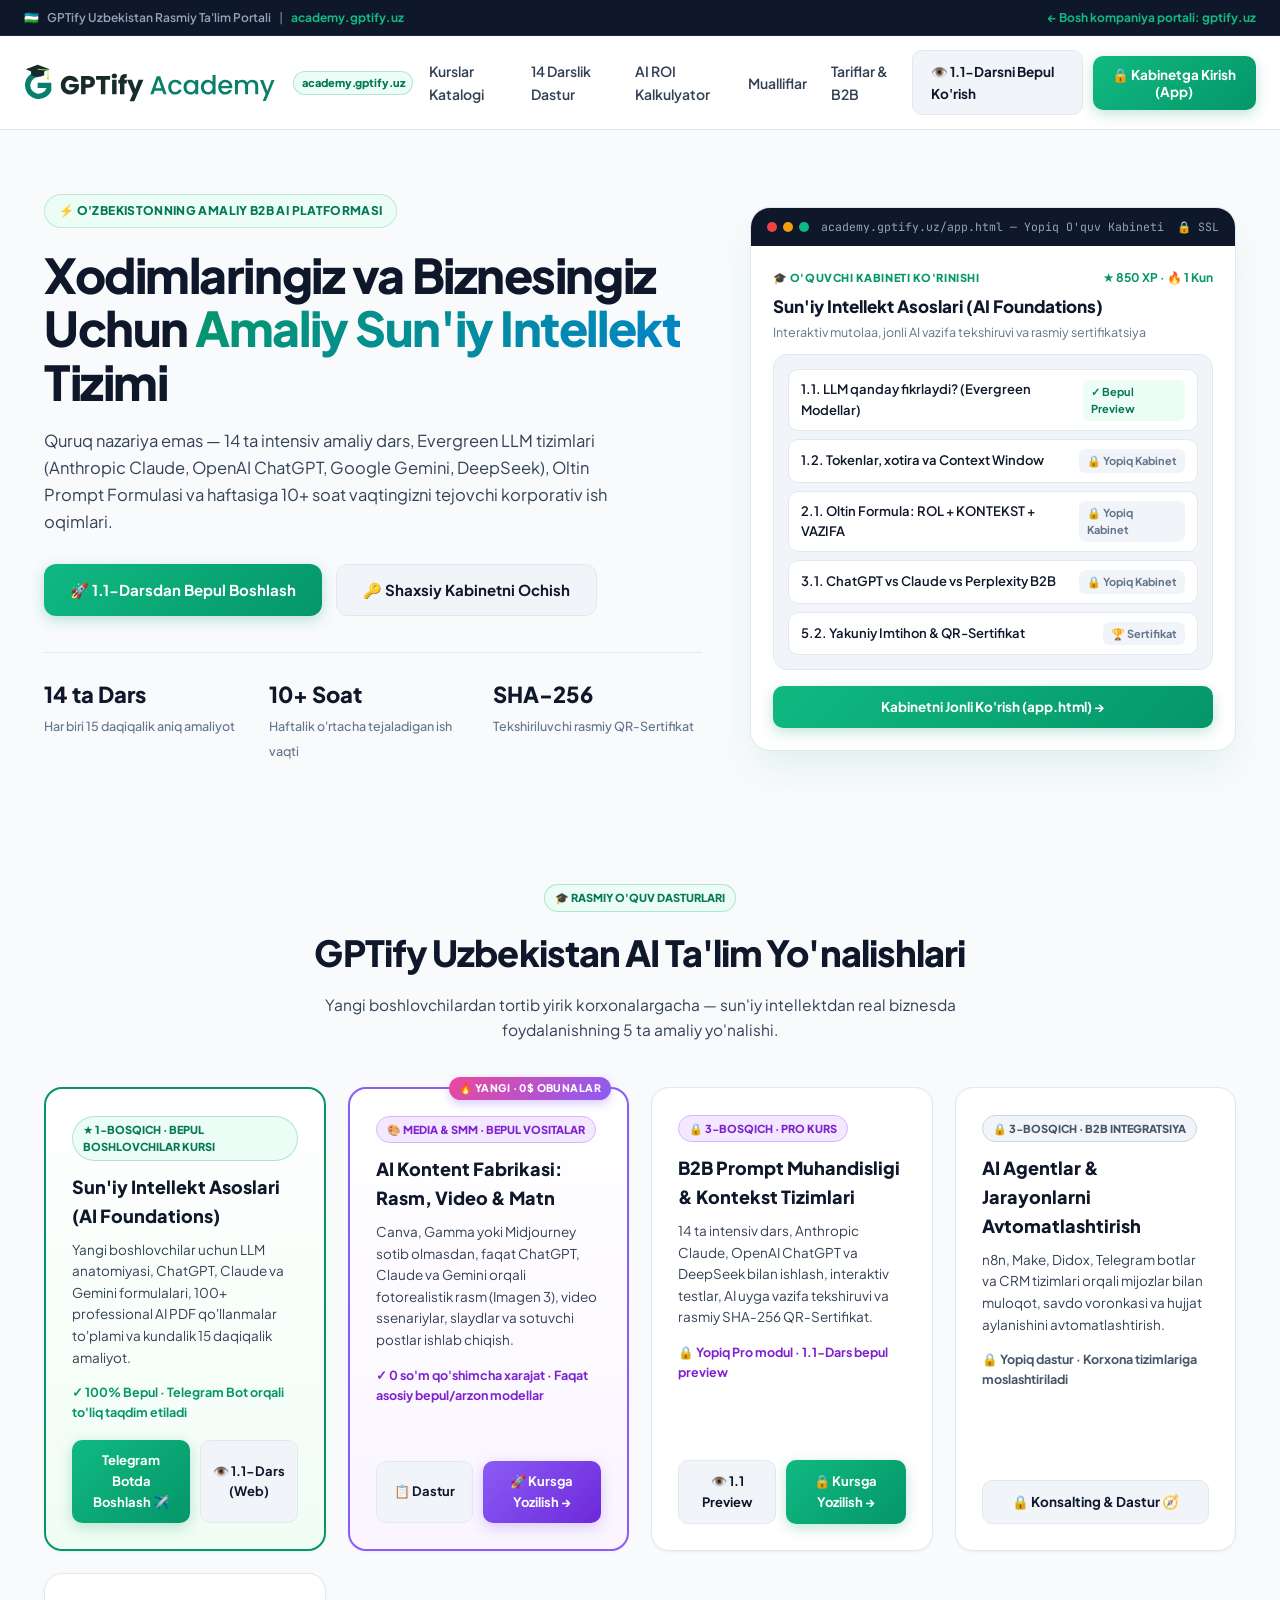
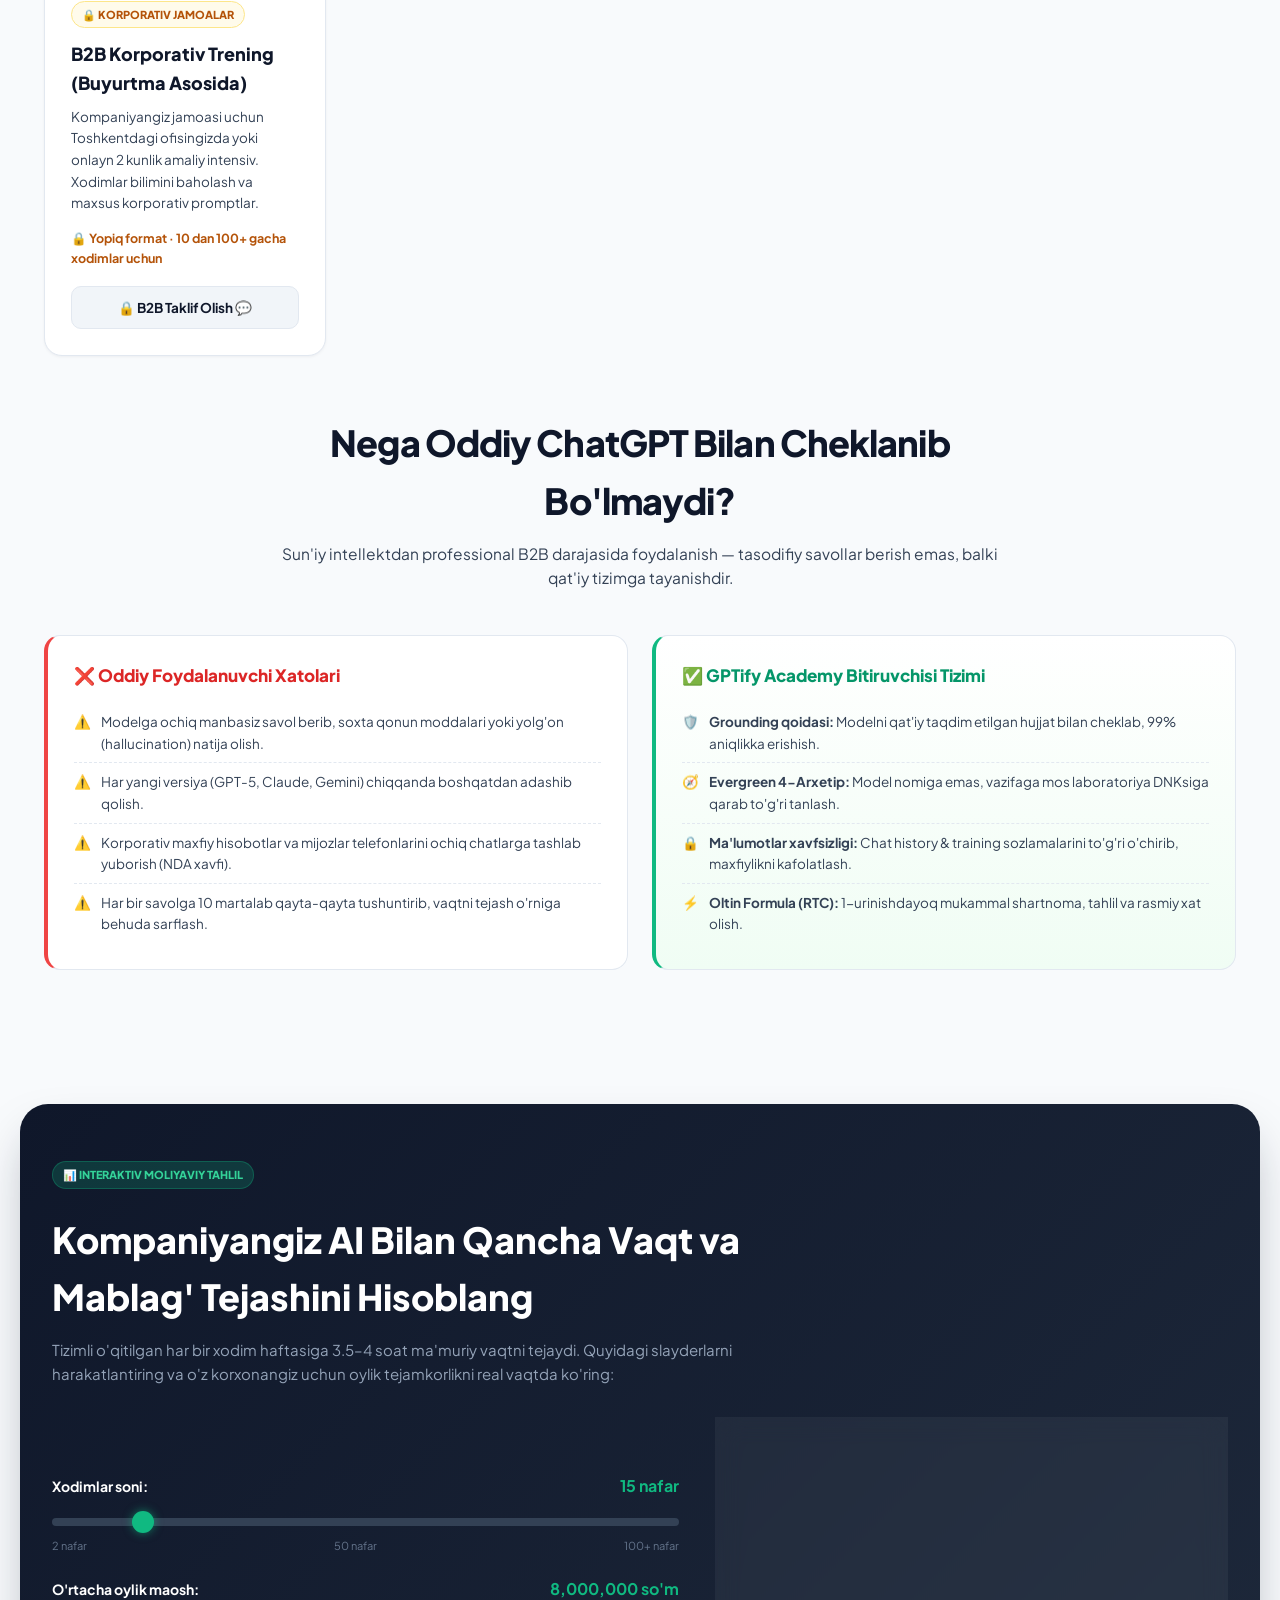
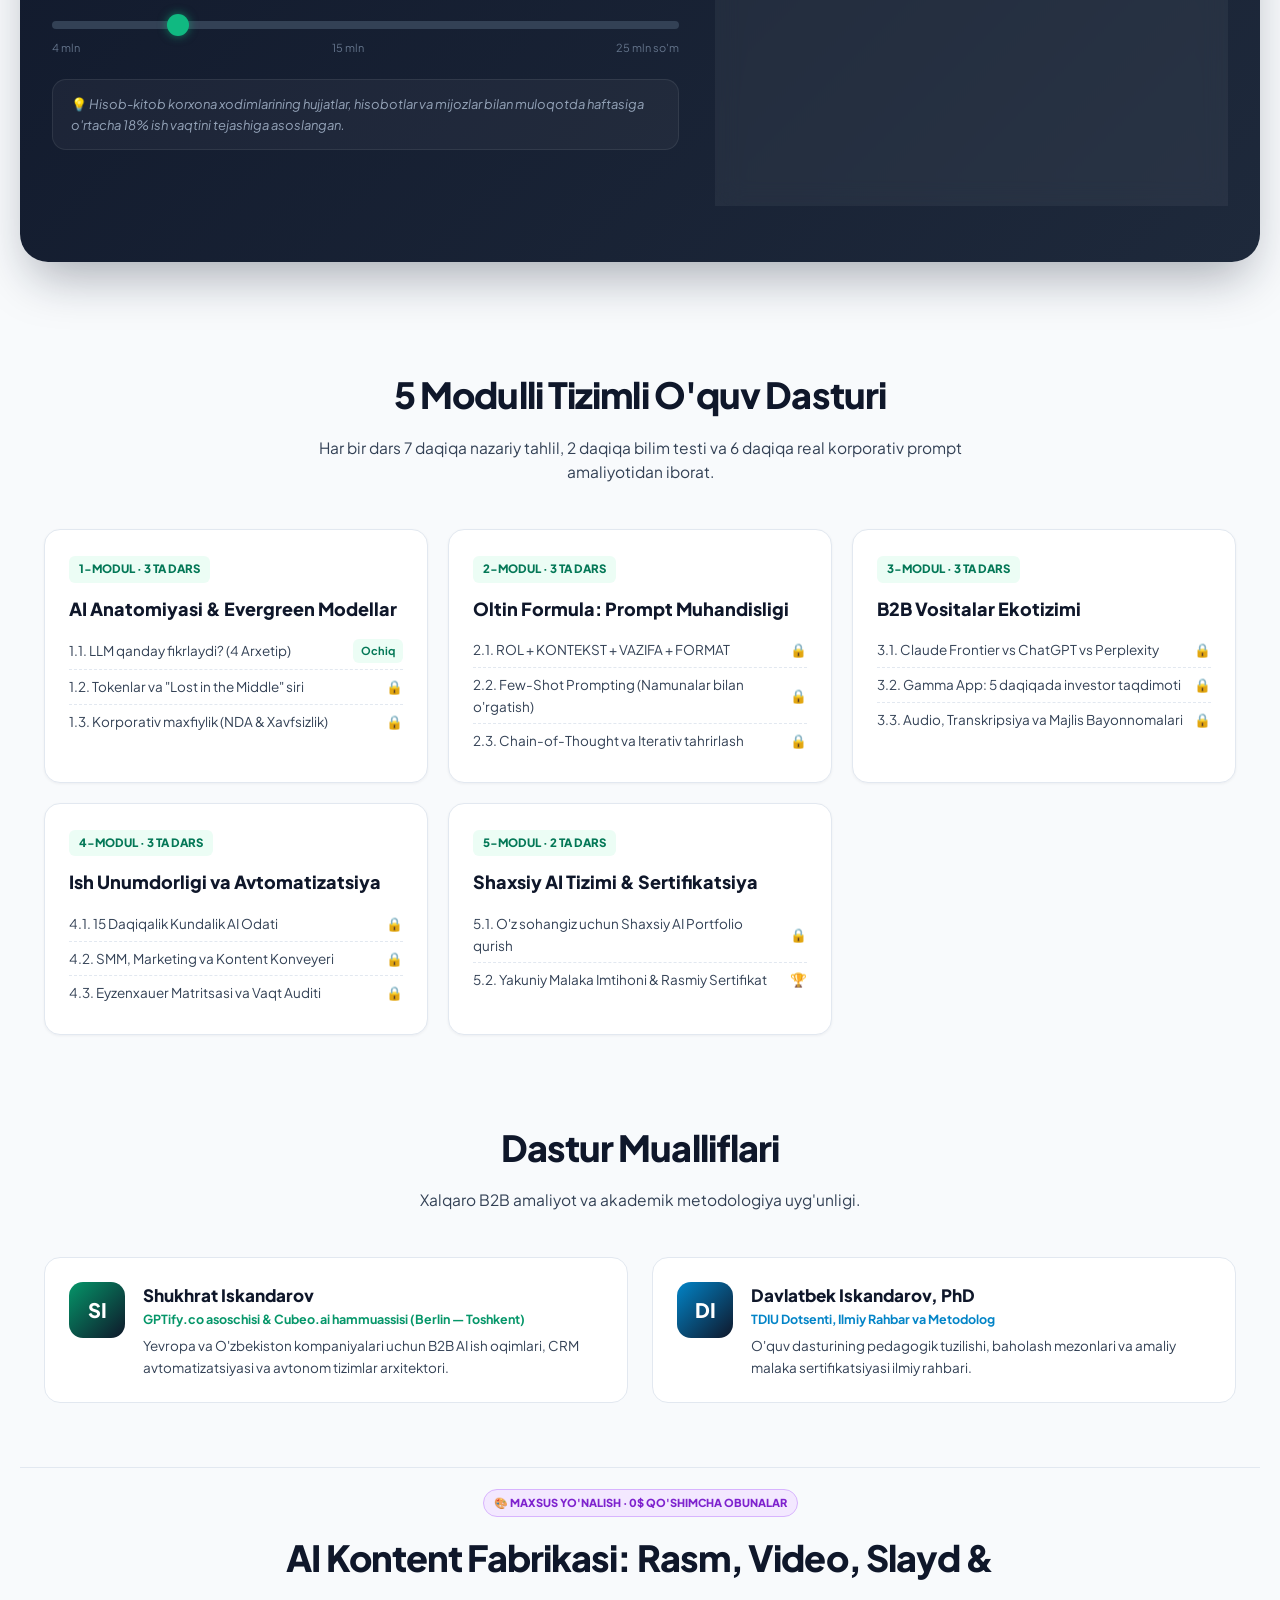
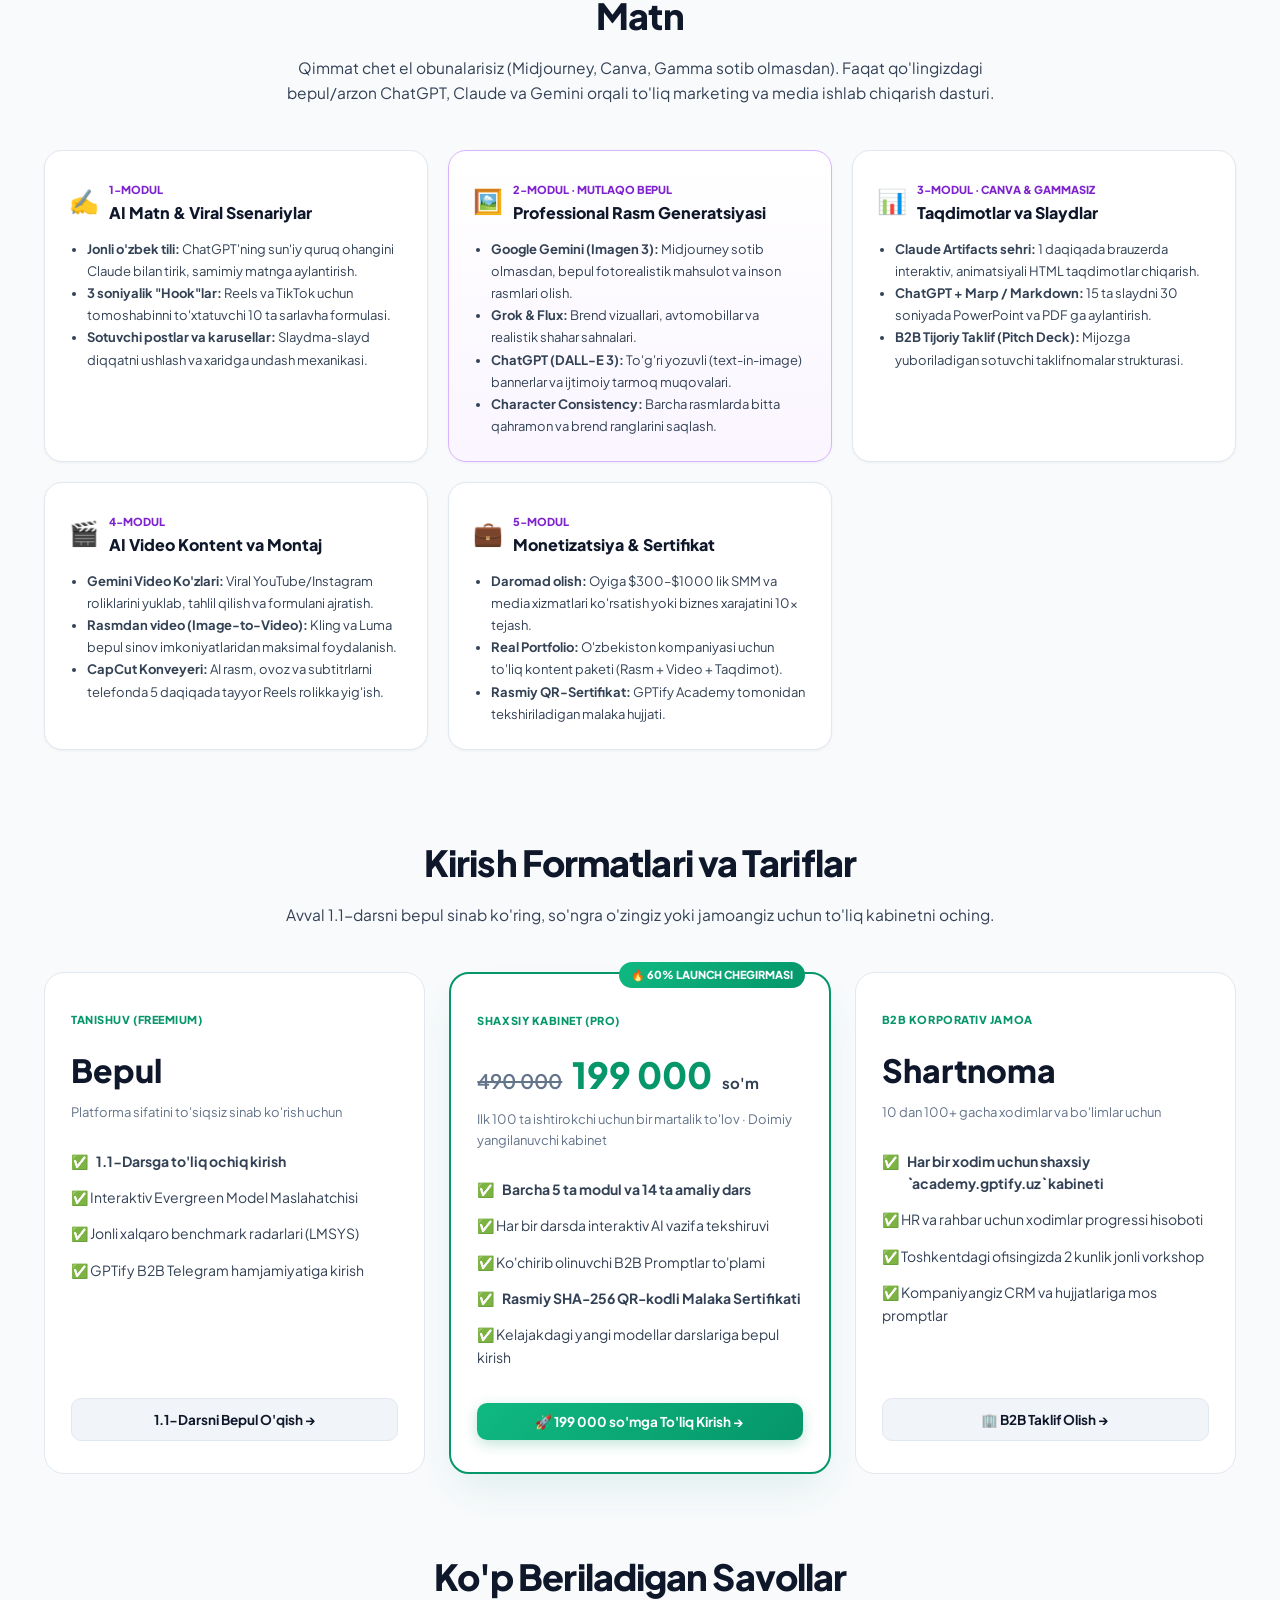
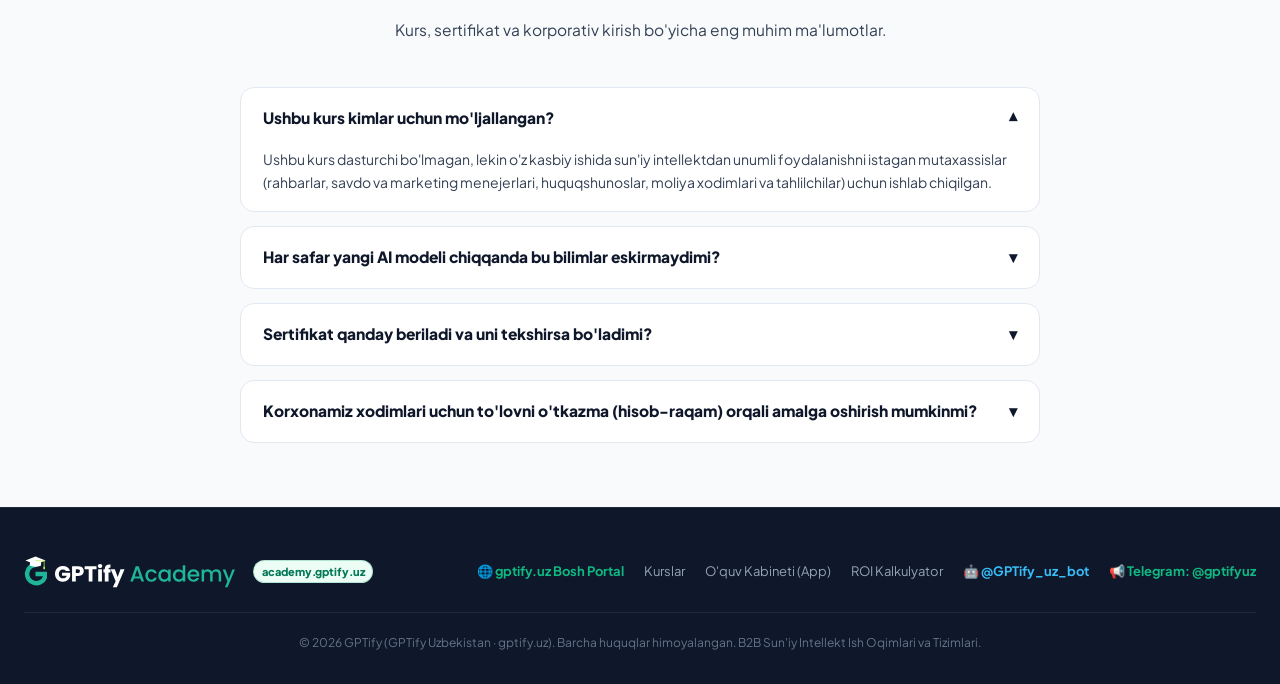
<file: index.html>
<!DOCTYPE html>
<html lang="uz">
<head>
  <meta charset="UTF-8">
  <meta name="viewport" content="width=device-width, initial-scale=1.0">
  <title>GPTify Academy (academy.gptify.uz) — B2B va Professional Sun'iy Intellekt Portali</title>
  <meta name="description" content="GPTify Uzbekistan rasmiy ta'lim portali: 14 ta intensiv amaliy dars, Evergreen LLM tizimlari (Anthropic Claude, OpenAI ChatGPT, Google Gemini, DeepSeek) va rasmiy QR-Sertifikat.">
  <link rel="canonical" href="https://academy.gptify.uz/">
  <meta property="og:title" content="GPTify Academy — academy.gptify.uz">
  <meta property="og:description" content="O'zbekiston kompaniyalari va mutaxassislari uchun amaliy B2B AI akademiyasi. 14 ta dars, amaliyot va sertifikatsiya.">
  <meta property="og:url" content="https://academy.gptify.uz/">
  <link rel="icon" type="image/x-icon" href="favicon.ico">
  <link rel="icon" type="image/png" sizes="32x32" href="assets/logo-kit/favicon-32.png">
  <link rel="icon" type="image/png" sizes="16x16" href="assets/logo-kit/favicon-16.png">
  <link rel="apple-touch-icon" sizes="180x180" href="apple-touch-icon.png">
  <link rel="preconnect" href="https://fonts.googleapis.com">
  <link rel="preconnect" href="https://fonts.gstatic.com" crossorigin>
  <link href="https://fonts.googleapis.com/css2?family=Plus+Jakarta+Sans:wght@400;500;600;700;800&family=JetBrains+Mono:wght@500;700&display=swap" rel="stylesheet">
  <style>
    :root {
      --bg-page: #F8FAFC;
      --bg-card: #FFFFFF;
      --bg-subtle: #F1F5F9;
      --text-main: #0F172A;
      --text-secondary: #334155;
      --text-muted: #64748B;
      --brand-emerald: #059669;
      --brand-emerald-dark: #047857;
      --brand-emerald-light: #ECFDF5;
      --brand-lime: #84CC16;
      --border: #E2E8F0;
      --shadow-sm: 0 1px 3px rgba(15, 23, 42, 0.05);
      --shadow-md: 0 10px 30px -5px rgba(15, 23, 42, 0.07);
      --shadow-lg: 0 20px 40px -10px rgba(5, 150, 105, 0.12);
    }

    * {
      box-sizing: border-box;
      margin: 0;
      padding: 0;
    }

    html {
      scroll-behavior: smooth;
    }

    body {
      font-family: 'Plus Jakarta Sans', -apple-system, BlinkMacSystemFont, sans-serif;
      background-color: var(--bg-page);
      color: var(--text-main);
      line-height: 1.6;
      -webkit-font-smoothing: antialiased;
    }

    /* Top Domain Announcement Bar */
    .top-domain-bar {
      background: #0F172A;
      color: #94A3B8;
      font-size: 12px;
      font-weight: 600;
      padding: 8px 24px;
      border-bottom: 1px solid rgba(255, 255, 255, 0.08);
    }
    .top-domain-inner {
      max-width: 1240px;
      margin: 0 auto;
      display: flex;
      justify-content: space-between;
      align-items: center;
      gap: 12px;
      flex-wrap: wrap;
    }
    .top-domain-link {
      color: #10B981;
      text-decoration: none;
      display: inline-flex;
      align-items: center;
      gap: 6px;
      font-weight: 700;
      transition: all 0.2s;
    }
    .top-domain-link:hover {
      color: #34D399;
      text-decoration: underline;
    }
    .badge-subdomain {
      font-size: 11px;
      font-weight: 800;
      background: var(--brand-emerald-light);
      color: var(--brand-emerald-dark);
      border: 1px solid rgba(5, 150, 105, 0.25);
      padding: 2px 8px;
      border-radius: 999px;
      margin-left: 6px;
      letter-spacing: -0.01em;
    }

    /* Course Catalog Grid (Harmonized with gptify.uz) */
    .catalog-section {
      padding: 48px 24px;
      max-width: 1240px;
      margin: 0 auto;
    }
    .catalog-grid {
      display: grid;
      grid-template-columns: repeat(auto-fit, minmax(270px, 1fr));
      gap: 22px;
      margin-top: 28px;
    }
    .catalog-card {
      background: var(--bg-card);
      border: 1px solid var(--border);
      border-radius: 18px;
      padding: 26px;
      display: flex;
      flex-direction: column;
      justify-content: space-between;
      transition: all 0.25s ease;
      box-shadow: var(--shadow-sm);
    }
    .catalog-card:hover {
      transform: translateY(-3px);
      box-shadow: var(--shadow-md);
      border-color: rgba(5, 150, 105, 0.35);
    }
    .catalog-card.featured-card {
      border: 2px solid var(--brand-emerald);
      background: linear-gradient(180deg, #FFFFFF 0%, #F0FDF4 100%);
    }
    .catalog-badge {
      display: inline-flex;
      align-items: center;
      gap: 6px;
      padding: 4px 10px;
      border-radius: 99px;
      font-size: 11px;
      font-weight: 800;
      text-transform: uppercase;
      margin-bottom: 12px;
      width: fit-content;
    }
    .badge-green { background: #ECFDF5; color: #047857; border: 1px solid rgba(5, 150, 105, 0.25); }
    .badge-blue { background: #EFF6FF; color: #1D4ED8; border: 1px solid rgba(29, 78, 216, 0.25); }
    .badge-purple { background: #FAF5FF; color: #7E22CE; border: 1px solid rgba(126, 34, 206, 0.25); }
    .badge-orange { background: #FFFBEB; color: #B45309; border: 1px solid rgba(180, 83, 9, 0.25); }

    /* Interactive ROI Calculator */
    .roi-section {
      background: linear-gradient(135deg, #0F172A 0%, #1E293B 100%);
      color: #FFFFFF;
      padding: 56px 32px;
      border-radius: 28px;
      max-width: 1240px;
      margin: 40px auto;
      box-shadow: 0 25px 50px -12px rgba(15, 23, 42, 0.35);
    }
    .roi-grid {
      display: grid;
      grid-template-columns: 1.1fr 0.9fr;
      gap: 36px;
      align-items: center;
      margin-top: 32px;
    }
    @media (max-width: 860px) {
      .roi-grid { grid-template-columns: 1fr; }
    }
    .roi-input-group {
      margin-bottom: 22px;
    }
    .roi-input-head {
      display: flex;
      justify-content: space-between;
      align-items: center;
      margin-bottom: 8px;
      font-size: 14px;
      font-weight: 700;
    }
    .roi-slider {
      width: 100%;
      height: 8px;
      border-radius: 99px;
      background: #334155;
      outline: none;
      -webkit-appearance: none;
      cursor: pointer;
    }
    .roi-slider::-webkit-slider-thumb {
      -webkit-appearance: none;
      width: 22px;
      height: 22px;
      border-radius: 50%;
      background: #10B981;
      cursor: pointer;
      box-shadow: 0 0 10px rgba(16, 185, 129, 0.6);
    }
    .roi-stats-card {
      background: rgba(255, 255, 255, 0.05);
      border: 1px solid rgba(255, 255, 255, 0.12);
      border-radius: 20px;
      padding: 28px;
      backdrop-filter: blur(12px);
    }
    .roi-stat-row {
      display: flex;
      justify-content: space-between;
      align-items: flex-end;
      padding-bottom: 14px;
      margin-bottom: 14px;
      border-bottom: 1px solid rgba(255, 255, 255, 0.08);
    }
    .roi-stat-row:last-child {
      border-bottom: none;
      padding-bottom: 0;
      margin-bottom: 0;
    }
    .roi-stat-val {
      font-size: 26px;
      font-weight: 900;
      color: #10B981;
      letter-spacing: -0.02em;
    }
    .roi-stat-label {
      font-size: 12.5px;
      color: #94A3B8;
    }

    /* Top Navbar */
    .navbar {
      position: sticky;
      top: 0;
      z-index: 900;
      background: rgba(255, 255, 255, 0.92);
      backdrop-filter: blur(16px);
      border-bottom: 1px solid var(--border);
      padding: 14px 24px;
      transition: all 0.2s;
    }
    .navbar-inner {
      max-width: 1240px;
      margin: 0 auto;
      display: flex;
      align-items: center;
      justify-content: space-between;
      gap: 16px;
    }
    .brand-logo {
      display: flex;
      align-items: center;
      gap: 10px;
      text-decoration: none;
      color: var(--text-main);
      font-weight: 800;
      font-size: 19px;
      letter-spacing: -0.02em;
    }
    .brand-icon {
      width: 34px;
      height: 34px;
      border-radius: 10px;
      background: linear-gradient(135deg, #059669 0%, #0F172A 100%);
      color: #fff;
      display: flex;
      align-items: center;
      justify-content: center;
      font-size: 13px;
      font-weight: 800;
      border: 1px solid #10B981;
    }
    .brand-dot {
      width: 7px;
      height: 7px;
      border-radius: 50%;
      background: #10B981;
      display: inline-block;
    }
    .nav-links {
      display: flex;
      align-items: center;
      gap: 24px;
    }
    .nav-links a {
      text-decoration: none;
      color: var(--text-secondary);
      font-size: 14px;
      font-weight: 600;
      transition: color 0.2s;
    }
    .nav-links a:hover {
      color: var(--brand-emerald);
    }
    .nav-actions {
      display: flex;
      align-items: center;
      gap: 10px;
    }
    .btn {
      display: inline-flex;
      align-items: center;
      justify-content: center;
      gap: 8px;
      padding: 10px 18px;
      border-radius: 10px;
      font-size: 13.5px;
      font-weight: 700;
      text-decoration: none;
      cursor: pointer;
      transition: all 0.2s;
      border: none;
      font-family: inherit;
    }
    .btn-ghost {
      background: var(--bg-subtle);
      color: var(--text-main);
      border: 1px solid var(--border);
    }
    .btn-ghost:hover {
      background: #E2E8F0;
    }
    .btn-primary {
      background: linear-gradient(135deg, #10B981 0%, #059669 100%);
      color: #FFFFFF;
      box-shadow: 0 4px 14px rgba(5, 150, 105, 0.25);
    }
    .btn-primary:hover {
      transform: translateY(-1px);
      box-shadow: 0 6px 20px rgba(5, 150, 105, 0.35);
    }

    /* Hero Section */
    .hero-section {
      padding: 64px 24px 72px;
      max-width: 1240px;
      margin: 0 auto;
      display: grid;
      grid-template-columns: 1.15fr 0.85fr;
      gap: 48px;
      align-items: center;
    }
    .hero-badge {
      display: inline-flex;
      align-items: center;
      gap: 8px;
      background: var(--brand-emerald-light);
      color: var(--brand-emerald-dark);
      border: 1px solid rgba(5, 150, 105, 0.2);
      padding: 6px 14px;
      border-radius: 999px;
      font-size: 12px;
      font-weight: 800;
      letter-spacing: 0.03em;
      text-transform: uppercase;
      margin-bottom: 20px;
    }
    .hero-title {
      font-size: clamp(32px, 4vw, 48px);
      font-weight: 800;
      line-height: 1.12;
      letter-spacing: -0.03em;
      color: var(--text-main);
      margin-bottom: 18px;
    }
    .hero-title span {
      background: linear-gradient(135deg, #059669 0%, #0284C7 100%);
      -webkit-background-clip: text;
      -webkit-text-fill-color: transparent;
    }
    .hero-subtitle {
      font-size: 16.5px;
      color: var(--text-secondary);
      margin-bottom: 28px;
      max-width: 600px;
      line-height: 1.65;
    }
    .hero-cta-group {
      display: flex;
      flex-wrap: wrap;
      gap: 14px;
      margin-bottom: 36px;
    }
    .btn-lg {
      padding: 14px 26px;
      font-size: 15px;
      border-radius: 12px;
    }
    .hero-metrics {
      display: grid;
      grid-template-columns: repeat(3, 1fr);
      gap: 16px;
      padding-top: 24px;
      border-top: 1px solid var(--border);
    }
    .metric-item strong {
      display: block;
      font-size: 22px;
      font-weight: 800;
      color: var(--text-main);
    }
    .metric-item span {
      font-size: 12.5px;
      color: var(--text-muted);
      font-weight: 500;
    }

    /* Right Hero Preview Card */
    .app-preview-card {
      background: var(--bg-card);
      border-radius: 20px;
      border: 1px solid var(--border);
      box-shadow: var(--shadow-lg);
      overflow: hidden;
      position: relative;
    }
    .app-window-bar {
      background: #0F172A;
      color: #94A3B8;
      padding: 10px 16px;
      display: flex;
      align-items: center;
      justify-content: space-between;
      font-size: 11.5px;
      font-family: 'JetBrains Mono', monospace;
    }
    .window-dots {
      display: flex;
      gap: 6px;
    }
    .window-dots i {
      width: 10px;
      height: 10px;
      border-radius: 50%;
      display: inline-block;
    }
    .app-preview-body {
      padding: 22px;
    }
    .preview-tag {
      font-size: 11px;
      font-weight: 800;
      color: var(--brand-emerald);
      text-transform: uppercase;
      letter-spacing: 0.05em;
    }
    .preview-lesson-box {
      background: var(--bg-subtle);
      border: 1px solid var(--border);
      border-radius: 14px;
      padding: 14px;
      margin-top: 12px;
    }
    .preview-lesson-row {
      display: flex;
      align-items: center;
      justify-content: space-between;
      padding: 9px 12px;
      background: #fff;
      border-radius: 10px;
      margin-bottom: 8px;
      border: 1px solid var(--border);
      font-size: 13px;
      font-weight: 600;
      text-decoration: none;
      color: inherit;
      transition: all 0.15s;
    }
    .preview-lesson-row:hover {
      border-color: var(--brand-emerald);
      transform: translateX(2px);
    }
    .preview-lesson-row:last-child {
      margin-bottom: 0;
    }
    .badge-open {
      background: var(--brand-emerald-light);
      color: var(--brand-emerald-dark);
      padding: 3px 8px;
      border-radius: 6px;
      font-size: 11px;
      font-weight: 700;
    }
    .badge-locked {
      background: #F1F5F9;
      color: #64748B;
      padding: 3px 8px;
      border-radius: 6px;
      font-size: 11px;
      font-weight: 700;
    }

    /* Section Containers */
    .section {
      padding: 64px 24px;
      max-width: 1240px;
      margin: 0 auto;
    }
    .section-header {
      text-align: center;
      max-width: 720px;
      margin: 0 auto 44px;
    }
    .section-header h2 {
      font-size: clamp(26px, 3vw, 36px);
      font-weight: 800;
      letter-spacing: -0.025em;
      margin-bottom: 12px;
    }
    .section-header p {
      color: var(--text-secondary);
      font-size: 15.5px;
    }

    /* Before / After Grid */
    .comparison-grid {
      display: grid;
      grid-template-columns: 1fr 1fr;
      gap: 24px;
      margin-bottom: 30px;
    }
    .comp-card {
      background: var(--bg-card);
      border-radius: 16px;
      padding: 26px;
      border: 1px solid var(--border);
    }
    .comp-card.bad {
      border-left: 4px solid #EF4444;
    }
    .comp-card.good {
      border-left: 4px solid #10B981;
      background: linear-gradient(180deg, #FFFFFF 0%, #F0FDF4 100%);
    }
    .comp-card h3 {
      font-size: 17px;
      font-weight: 800;
      margin-bottom: 14px;
      display: flex;
      align-items: center;
      gap: 8px;
    }
    .comp-list {
      list-style: none;
      font-size: 13.5px;
      color: var(--text-secondary);
    }
    .comp-list li {
      padding: 8px 0;
      border-bottom: 1px dashed var(--border);
      display: flex;
      align-items: flex-start;
      gap: 10px;
    }
    .comp-list li:last-child {
      border-bottom: none;
    }

    /* Curriculum Grid */
    .curriculum-grid {
      display: grid;
      grid-template-columns: repeat(auto-fit, minmax(340px, 1fr));
      gap: 20px;
    }
    .module-card {
      background: var(--bg-card);
      border: 1px solid var(--border);
      border-radius: 16px;
      padding: 24px;
      box-shadow: var(--shadow-sm);
      transition: transform 0.2s, box-shadow 0.2s;
    }
    .module-card:hover {
      transform: translateY(-3px);
      box-shadow: var(--shadow-md);
      border-color: rgba(5, 150, 105, 0.35);
    }
    .module-num {
      display: inline-block;
      background: var(--brand-emerald-light);
      color: var(--brand-emerald-dark);
      font-weight: 800;
      font-size: 11.5px;
      padding: 4px 10px;
      border-radius: 6px;
      margin-bottom: 12px;
    }
    .module-card h3 {
      font-size: 18px;
      font-weight: 800;
      margin-bottom: 10px;
    }
    .module-lessons {
      list-style: none;
      font-size: 13.5px;
      color: var(--text-secondary);
    }
    .module-lessons li {
      padding: 6px 0;
      border-bottom: 1px dashed var(--border);
      display: flex;
      align-items: center;
      justify-content: space-between;
      gap: 8px;
    }
    .module-lessons li:last-child {
      border-bottom: none;
    }

    /* Pricing Grid */
    .pricing-grid {
      display: grid;
      grid-template-columns: repeat(auto-fit, minmax(300px, 1fr));
      gap: 24px;
      align-items: stretch;
    }
    .price-card {
      background: var(--bg-card);
      border: 1px solid var(--border);
      border-radius: 20px;
      padding: 32px 26px;
      display: flex;
      flex-direction: column;
      justify-content: space-between;
      position: relative;
    }
    .price-card.featured {
      border: 2px solid var(--brand-emerald);
      box-shadow: var(--shadow-lg);
    }
    .featured-ribbon {
      position: absolute;
      top: -12px;
      right: 24px;
      background: linear-gradient(135deg, #10B981 0%, #059669 100%);
      color: #fff;
      font-size: 11px;
      font-weight: 800;
      padding: 4px 12px;
      border-radius: 999px;
      text-transform: uppercase;
    }
    .price-amount {
      font-size: 32px;
      font-weight: 800;
      margin: 14px 0 6px;
      color: var(--text-main);
    }
    .price-features {
      list-style: none;
      margin: 20px 0 28px;
      font-size: 14px;
      color: var(--text-secondary);
    }
    .price-features li {
      padding: 7px 0;
      display: flex;
      align-items: flex-start;
      gap: 8px;
    }

    /* Authors Section */
    .authors-grid {
      display: grid;
      grid-template-columns: repeat(auto-fit, minmax(320px, 1fr));
      gap: 24px;
    }
    .author-card {
      background: var(--bg-card);
      border: 1px solid var(--border);
      border-radius: 16px;
      padding: 24px;
      display: flex;
      gap: 18px;
      align-items: flex-start;
    }
    .author-avatar {
      width: 56px;
      height: 56px;
      border-radius: 14px;
      background: linear-gradient(135deg, #059669 0%, #0F172A 100%);
      color: #fff;
      font-weight: 800;
      font-size: 20px;
      display: flex;
      align-items: center;
      justify-content: center;
      flex-shrink: 0;
    }

    /* FAQ Section */
    .faq-list {
      max-width: 800px;
      margin: 0 auto;
      display: flex;
      flex-direction: column;
      gap: 14px;
    }
    .faq-item {
      background: var(--bg-card);
      border: 1px solid var(--border);
      border-radius: 14px;
      overflow: hidden;
    }
    .faq-question {
      padding: 18px 22px;
      font-weight: 800;
      font-size: 15.5px;
      cursor: pointer;
      display: flex;
      justify-content: space-between;
      align-items: center;
      user-select: none;
    }
    .faq-question:hover {
      color: var(--brand-emerald);
    }
    .faq-answer {
      padding: 0 22px 18px;
      font-size: 14px;
      color: var(--text-secondary);
      line-height: 1.6;
      display: none;
    }
    .faq-item.open .faq-answer {
      display: block;
    }
    .faq-item.open .faq-icon {
      transform: rotate(180deg);
    }
    .faq-icon {
      transition: transform 0.2s;
    }

    /* Footer */
    .footer {
      background: #0F172A;
      color: #94A3B8;
      padding: 48px 24px 32px;
      border-top: 1px solid rgba(255,255,255,0.08);
      font-size: 13.5px;
    }
    .footer-inner {
      max-width: 1240px;
      margin: 0 auto;
      display: flex;
      flex-wrap: wrap;
      justify-content: space-between;
      gap: 24px;
      align-items: center;
      padding-bottom: 24px;
      border-bottom: 1px solid rgba(255,255,255,0.08);
    }
    .footer-brand {
      color: #FFFFFF;
      font-weight: 800;
      font-size: 17px;
      display: flex;
      align-items: center;
      gap: 8px;
    }
    .footer-copy {
      max-width: 1240px;
      margin: 20px auto 0;
      text-align: center;
      font-size: 12px;
      color: #64748B;
    }

    /* Login Modal */
    .modal-backdrop {
      position: fixed;
      inset: 0;
      background: rgba(15, 23, 42, 0.65);
      backdrop-filter: blur(8px);
      display: none;
      align-items: center;
      justify-content: center;
      z-index: 2000;
      padding: 20px;
    }
    .modal-backdrop.show {
      display: flex;
    }
    .login-modal {
      background: #FFFFFF;
      border-radius: 20px;
      max-width: 440px;
      width: 100%;
      padding: 30px;
      box-shadow: 0 25px 50px -12px rgba(0,0,0,0.25);
      border: 1px solid var(--border);
    }
    .input-field {
      width: 100%;
      padding: 12px 14px;
      border: 1px solid var(--border);
      border-radius: 10px;
      font-size: 14px;
      font-family: inherit;
      margin-bottom: 12px;
    }

    @media (max-width: 900px) {
      .hero-section {
        grid-template-columns: 1fr;
        padding: 40px 20px;
      }
      .nav-links {
        display: none;
      }
      .comparison-grid {
        grid-template-columns: 1fr;
      }
    }
  </style>
</head>
<body>

  <!-- Top Domain Announcement Bar -->
  <div class="top-domain-bar">
    <div class="top-domain-inner">
      <div style="display:flex; align-items:center; gap:8px;">
        <span>🇺🇿</span> <span>GPTify Uzbekistan Rasmiy Ta'lim Portali</span>
        <span style="color:#64748B;">|</span>
        <span style="color:#10B981; font-weight:700;">academy.gptify.uz</span>
      </div>
      <div style="display:flex; align-items:center; gap:16px;">
        <a href="https://gptify.uz" target="_blank" rel="noopener" class="top-domain-link">
          ← Bosh kompaniya portali: gptify.uz
        </a>
      </div>
    </div>
  </div>

  <!-- Navbar -->
  <header class="navbar">
    <div class="navbar-inner">
      <a href="index.html" class="brand-logo" title="GPTify Academy Bosh Sahifa" style="display:flex; align-items:center; gap:10px;">
        <img src="assets/logo-kit/gptify-academy-logo.svg" alt="GPTify Academy" style="height: 38px; width: auto; display: block;">
        <span class="badge-subdomain">academy.gptify.uz</span>
      </a>
      <nav class="nav-links">
        <a href="#katalog">Kurslar Katalogi</a>
        <a href="#dastur">14 Darslik Dastur</a>
        <a href="#roi-kalkulyator">AI ROI Kalkulyator</a>
        <a href="#mualliflar">Mualliflar</a>
        <a href="#tariflar">Tariflar & B2B</a>
      </nav>
      <div class="nav-actions">
        <a href="app.html?lesson=1_1" class="btn btn-ghost">👁️ 1.1-Darsni Bepul Ko'rish</a>
        <button type="button" onclick="openAppLogin()" class="btn btn-primary">🔒 Kabinetga Kirish (App)</button>
      </div>
    </div>
  </header>

  <!-- Hero Section -->
  <section class="hero-section">
    <div>
      <div class="hero-badge">⚡ O'zbekistonning Amaliy B2B AI Platformasi</div>
      <h1 class="hero-title">
        Xodimlaringiz va Biznesingiz Uchun <span>Amaliy Sun'iy Intellekt</span> Tizimi
      </h1>
      <p class="hero-subtitle">
        Quruq nazariya emas — 14 ta intensiv amaliy dars, Evergreen LLM tizimlari (Anthropic Claude, OpenAI ChatGPT, Google Gemini, DeepSeek), Oltin Prompt Formulasi va haftasiga 10+ soat vaqtingizni tejovchi korporativ ish oqimlari.
      </p>
      <div class="hero-cta-group">
        <a href="app.html?lesson=1_1" class="btn btn-primary btn-lg">🚀 1.1-Darsdan Bepul Boshlash</a>
        <button type="button" onclick="openAppLogin()" class="btn btn-ghost btn-lg">🔑 Shaxsiy Kabinetni Ochish</button>
      </div>
      <div class="hero-metrics">
        <div class="metric-item">
          <strong>14 ta Dars</strong>
          <span>Har biri 15 daqiqalik aniq amaliyot</span>
        </div>
        <div class="metric-item">
          <strong>10+ Soat</strong>
          <span>Haftalik o'rtacha tejaladigan ish vaqti</span>
        </div>
        <div class="metric-item">
          <strong>SHA-256</strong>
          <span>Tekshiriluvchi rasmiy QR-Sertifikat</span>
        </div>
      </div>
    </div>

    <!-- Live App Preview Window -->
    <div class="app-preview-card">
      <div class="app-window-bar">
        <div class="window-dots">
          <i style="background:#EF4444;"></i>
          <i style="background:#F59E0B;"></i>
          <i style="background:#10B981;"></i>
        </div>
        <span>academy.gptify.uz/app.html — Yopiq O'quv Kabineti</span>
        <span>🔒 SSL</span>
      </div>
      <div class="app-preview-body">
        <div style="display:flex; justify-content:space-between; align-items:center;">
          <span class="preview-tag">🎓 O'quvchi Kabineti Ko'rinishi</span>
          <span style="font-size:12px; font-weight:700; color:#059669;">★ 850 XP · 🔥 1 Kun</span>
        </div>
        <h3 style="font-size:17px; font-weight:800; margin-top:6px;">Sun'iy Intellekt Asoslari (AI Foundations)</h3>
        <p style="font-size:12.5px; color:var(--text-muted); margin-top:2px;">Interaktiv mutolaa, jonli AI vazifa tekshiruvi va rasmiy sertifikatsiya</p>

        <div class="preview-lesson-box">
          <a href="app.html?lesson=1_1" class="preview-lesson-row">
            <span>1.1. LLM qanday fikrlaydi? (Evergreen Modellar)</span>
            <span class="badge-open">✓ Bepul Preview</span>
          </a>
          <a href="javascript:void(0)" onclick="openAppLogin()" class="preview-lesson-row">
            <span>1.2. Tokenlar, xotira va Context Window</span>
            <span class="badge-locked">🔒 Yopiq Kabinet</span>
          </a>
          <a href="javascript:void(0)" onclick="openAppLogin()" class="preview-lesson-row">
            <span>2.1. Oltin Formula: ROL + KONTEKST + VAZIFA</span>
            <span class="badge-locked">🔒 Yopiq Kabinet</span>
          </a>
          <a href="javascript:void(0)" onclick="openAppLogin()" class="preview-lesson-row">
            <span>3.1. ChatGPT vs Claude vs Perplexity B2B</span>
            <span class="badge-locked">🔒 Yopiq Kabinet</span>
          </a>
          <a href="javascript:void(0)" onclick="openAppLogin()" class="preview-lesson-row">
            <span>5.2. Yakuniy Imtihon & QR-Sertifikat</span>
            <span class="badge-locked">🏆 Sertifikat</span>
          </a>
        </div>

        <div style="margin-top:16px; display:flex; gap:10px;">
          <a href="app.html" class="btn btn-primary" style="width:100%;">Kabinetni Jonli Ko'rish (app.html) →</a>
        </div>
      </div>
    </div>
  </section>

  <!-- Course Catalog (Harmonized with gptify.uz) -->
  <section class="catalog-section" id="katalog">
    <div class="section-header">
      <span class="catalog-badge badge-green">🎓 Rasmiy O'quv Dasturlari</span>
      <h2>GPTify Uzbekistan AI Ta'lim Yo'nalishlari</h2>
      <p>Yangi boshlovchilardan tortib yirik korxonalargacha — sun'iy intellektdan real biznesda foydalanishning 5 ta amaliy yo'nalishi.</p>
    </div>

    <div class="catalog-grid">
      <!-- Course 1 (AI Foundations - Flagship Free Starter Course) -->
      <div class="catalog-card featured-card">
        <div>
          <span class="catalog-badge badge-green">★ 1-Bosqich · Bepul Boshlovchilar Kursi</span>
          <h3 style="font-size:18px; font-weight:800; margin-bottom:8px; color:var(--text-main);">Sun'iy Intellekt Asoslari (AI Foundations)</h3>
          <p style="font-size:13.5px; color:var(--text-secondary); line-height:1.6; margin-bottom:14px;">
            Yangi boshlovchilar uchun LLM anatomiyasi, ChatGPT, Claude va Gemini formulalari, 100+ professional AI PDF qo'llanmalar to'plami va kundalik 15 daqiqalik amaliyot.
          </p>
          <div style="font-size:12.5px; font-weight:700; color:#059669; margin-bottom:18px;">
            ✓ 100% Bepul · Telegram Bot orqali to'liq taqdim etiladi
          </div>
        </div>
        <div style="display:flex; gap:10px;">
          <a href="https://t.me/GPTify_uz_bot?start=ai_asoslari" target="_blank" rel="noopener" class="btn btn-primary" style="flex:1.3; text-align:center; font-size:13px; padding:10px;">
            Telegram Botda Boshlash ✈️
          </a>
          <a href="app.html?lesson=1_1" class="btn btn-ghost" style="flex:1; text-align:center; font-size:13px; padding:10px;">
            👁️ 1.1-Dars (Web)
          </a>
        </div>
      </div>

      <!-- Course 2 (AI Kontent Fabrikasi - Flagship Media & Content Course) -->
      <div class="catalog-card" style="border: 2px solid #8B5CF6; background: linear-gradient(180deg, #FFFFFF 0%, #FAF5FF 100%); position:relative;">
        <div style="position:absolute; top:-12px; right:16px; background:linear-gradient(135deg, #EC4899, #8B5CF6); color:#fff; font-size:10.5px; font-weight:800; padding:3px 10px; border-radius:999px; letter-spacing:0.04em; text-transform:uppercase; box-shadow:0 4px 10px rgba(139,92,246,0.3);">
          🔥 YANGI · 0$ Obunalar
        </div>
        <div>
          <span class="catalog-badge" style="background:#F3E8FF; color:#7E22CE; border:1px solid #D8B4FE; font-weight:800;">🎨 Media & SMM · Bepul Vositalar</span>
          <h3 style="font-size:18px; font-weight:800; margin-bottom:8px; color:var(--text-main);">AI Kontent Fabrikasi: Rasm, Video & Matn</h3>
          <p style="font-size:13.5px; color:var(--text-secondary); line-height:1.6; margin-bottom:14px;">
            Canva, Gamma yoki Midjourney sotib olmasdan, faqat ChatGPT, Claude va Gemini orqali fotorealistik rasm (Imagen 3), video ssenariylar, slaydlar va sotuvchi postlar ishlab chiqish.
          </p>
          <div style="font-size:12.5px; font-weight:700; color:#7E22CE; margin-bottom:18px;">
            ✓ 0 so'm qo'shimcha xarajat · Faqat asosiy bepul/arzon modellar
          </div>
        </div>
        <div style="display:flex; gap:10px;">
          <a href="#kontent-dastur" class="btn btn-ghost" style="flex:1; text-align:center; font-size:13px; padding:10px;">
            📋 Dastur
          </a>
          <a href="#tariflar" class="btn btn-primary" style="flex:1.3; text-align:center; font-size:13px; padding:10px; background:linear-gradient(135deg, #8B5CF6 0%, #6D28D9 100%); border:none; box-shadow:0 4px 14px rgba(139,92,246,0.3);">
            🚀 Kursga Yozilish →
          </a>
        </div>
      </div>

      <!-- Course 3 (Prompt Engineering - Locked Pro Course) -->
      <div class="catalog-card">
        <div>
          <span class="catalog-badge badge-purple" style="background:#F3E8FF; color:#7E22CE; border:1px solid #D8B4FE;">🔒 3-Bosqich · Pro Kurs</span>
          <h3 style="font-size:18px; font-weight:800; margin-bottom:8px; color:var(--text-main);">B2B Prompt Muhandisligi & Kontekst Tizimlari</h3>
          <p style="font-size:13.5px; color:var(--text-secondary); line-height:1.6; margin-bottom:14px;">
            14 ta intensiv dars, Anthropic Claude, OpenAI ChatGPT va DeepSeek bilan ishlash, interaktiv testlar, AI uyga vazifa tekshiruvi va rasmiy SHA-256 QR-Sertifikat.
          </p>
          <div style="font-size:12.5px; font-weight:700; color:#7E22CE; margin-bottom:18px;">
            🔒 Yopiq Pro modul · 1.1-Dars bepul preview
          </div>
        </div>
        <div style="display:flex; gap:10px;">
          <a href="app.html?lesson=1_1" class="btn btn-ghost" style="flex:1; text-align:center; font-size:13px; padding:10px;">
            👁️ 1.1 Preview
          </a>
          <a href="#tariflar" class="btn btn-primary" style="flex:1.3; text-align:center; font-size:13px; padding:10px;">
            🔒 Kursga Yozilish →
          </a>
        </div>
      </div>

      <!-- Course 3 (Agents & Automations - Locked B2B) -->
      <div class="catalog-card">
        <div>
          <span class="catalog-badge badge-purple" style="background:#F1F5F9; color:#475569; border:1px solid #CBD5E1;">🔒 3-Bosqich · B2B Integratsiya</span>
          <h3 style="font-size:18px; font-weight:800; margin-bottom:8px; color:var(--text-main);">AI Agentlar & Jarayonlarni Avtomatlashtirish</h3>
          <p style="font-size:13.5px; color:var(--text-secondary); line-height:1.6; margin-bottom:14px;">
            n8n, Make, Didox, Telegram botlar va CRM tizimlari orqali mijozlar bilan muloqot, savdo voronkasi va hujjat aylanishini avtomatlashtirish.
          </p>
          <div style="font-size:12.5px; font-weight:700; color:#475569; margin-bottom:18px;">
            🔒 Yopiq dastur · Korxona tizimlariga moslashtiriladi
          </div>
        </div>
        <a href="https://gptify.uz/#gptify-services" target="_blank" rel="noopener" class="btn btn-ghost" style="width:100%; text-align:center;">
          🔒 Konsalting & Dastur 🧭
        </a>
      </div>

      <!-- Course 4 (Corporate Training - Locked Enterprise) -->
      <div class="catalog-card">
        <div>
          <span class="catalog-badge badge-orange" style="background:#FFFBEB; color:#B45309; border:1px solid #FDE68A;">🔒 Korporativ Jamoalar</span>
          <h3 style="font-size:18px; font-weight:800; margin-bottom:8px; color:var(--text-main);">B2B Korporativ Trening (Buyurtma Asosida)</h3>
          <p style="font-size:13.5px; color:var(--text-secondary); line-height:1.6; margin-bottom:14px;">
            Kompaniyangiz jamoasi uchun Toshkentdagi ofisingizda yoki onlayn 2 kunlik amaliy intensiv. Xodimlar bilimini baholash va maxsus korporativ promptlar.
          </p>
          <div style="font-size:12.5px; font-weight:700; color:#B45309; margin-bottom:18px;">
            🔒 Yopiq format · 10 dan 100+ gacha xodimlar uchun
          </div>
        </div>
        <a href="https://t.me/GPTify_uz_bot?start=b2b_trening" target="_blank" rel="noopener" class="btn btn-ghost" style="width:100%; text-align:center;">
          🔒 B2B Taklif Olish 💬
        </a>
      </div>
    </div>
  </section>

  <!-- Section 2: Oddiy Foydalanuvchi vs GPTify Mutaxassisi -->
  <section class="section" style="padding-top:10px;">
    <div class="section-header">
      <h2>Nega Oddiy ChatGPT Bilan Cheklanib Bo'lmaydi?</h2>
      <p>Sun'iy intellektdan professional B2B darajasida foydalanish — tasodifiy savollar berish emas, balki qat'iy tizimga tayanishdir.</p>
    </div>
    <div class="comparison-grid">
      <div class="comp-card bad">
        <h3 style="color:#DC2626;">❌ Oddiy Foydalanuvchi Xatolari</h3>
        <ul class="comp-list">
          <li><span>⚠️</span> <span>Modelga ochiq manbasiz savol berib, soxta qonun moddalari yoki yolg'on (hallucination) natija olish.</span></li>
          <li><span>⚠️</span> <span>Har yangi versiya (GPT-5, Claude, Gemini) chiqqanda boshqatdan adashib qolish.</span></li>
          <li><span>⚠️</span> <span>Korporativ maxfiy hisobotlar va mijozlar telefonlarini ochiq chatlarga tashlab yuborish (NDA xavfi).</span></li>
          <li><span>⚠️</span> <span>Har bir savolga 10 martalab qayta-qayta tushuntirib, vaqtni tejash o'rniga behuda sarflash.</span></li>
        </ul>
      </div>
      <div class="comp-card good">
        <h3 style="color:#059669;">✅ GPTify Academy Bitiruvchisi Tizimi</h3>
        <ul class="comp-list">
          <li><span>🛡️</span> <span><b>Grounding qoidasi:</b> Modelni qat'iy taqdim etilgan hujjat bilan cheklab, 99% aniqlikka erishish.</span></li>
          <li><span>🧭</span> <span><b>Evergreen 4-Arxetip:</b> Model nomiga emas, vazifaga mos laboratoriya DNKsiga qarab to'g'ri tanlash.</span></li>
          <li><span>🔒</span> <span><b>Ma'lumotlar xavfsizligi:</b> Chat history & training sozlamalarini to'g'ri o'chirib, maxfiylikni kafolatlash.</span></li>
          <li><span>⚡</span> <span><b>Oltin Formula (RTC):</b> 1-urinishdayoq mukammal shartnoma, tahlil va rasmiy xat olish.</span></li>
        </ul>
      </div>
    </div>
  </section>

  <!-- Interactive ROI Calculator Section (Harmonized with gptify.uz) -->
  <section class="roi-section" id="roi-kalkulyator">
    <div style="max-width:720px;">
      <span class="catalog-badge" style="background:rgba(16,185,129,0.2); color:#34D399; border:1px solid rgba(16,185,129,0.3);">
        📊 Interaktiv Moliyaviy Tahlil
      </span>
      <h2 style="font-size:clamp(24px, 3.5vw, 36px); font-weight:800; margin:10px 0 12px; color:#FFFFFF;">
        Kompaniyangiz AI Bilan Qancha Vaqt va Mablag' Tejashini Hisoblang
      </h2>
      <p style="font-size:15px; color:#94A3B8; line-height:1.6;">
        Tizimli o'qitilgan har bir xodim haftasiga 3.5–4 soat ma'muriy vaqtni tejaydi. Quyidagi slayderlarni harakatlantiring va o'z korxonangiz uchun oylik tejamkorlikni real vaqtda ko'ring:
      </p>
    </div>

    <div class="roi-grid">
      <!-- Controls -->
      <div>
        <div class="roi-input-group">
          <div class="roi-input-head">
            <span>Xodimlar soni:</span>
            <span id="roiTeamSizeLabel" style="color:#10B981; font-size:16px;">15 nafar</span>
          </div>
          <input type="range" id="roiTeamSize" min="2" max="100" value="15" class="roi-slider" oninput="updateRoiCalc()">
          <div style="display:flex; justify-content:space-between; font-size:11px; color:#64748B; margin-top:4px;">
            <span>2 nafar</span>
            <span>50 nafar</span>
            <span>100+ nafar</span>
          </div>
        </div>

        <div class="roi-input-group">
          <div class="roi-input-head">
            <span>O'rtacha oylik maosh:</span>
            <span id="roiSalaryLabel" style="color:#10B981; font-size:16px;">8 000 000 so'm</span>
          </div>
          <input type="range" id="roiSalary" min="4000000" max="25000000" step="500000" value="8000000" class="roi-slider" oninput="updateRoiCalc()">
          <div style="display:flex; justify-content:space-between; font-size:11px; color:#64748B; margin-top:4px;">
            <span>4 mln</span>
            <span>15 mln</span>
            <span>25 mln so'm</span>
          </div>
        </div>

        <div style="margin-top:20px; font-size:13px; color:#94A3B8; background:rgba(255,255,255,0.04); padding:14px 18px; border-radius:14px; border:1px solid rgba(255,255,255,0.08); line-height:1.6;">
          💡 <em>Hisob-kitob korxona xodimlarining hujjatlar, hisobotlar va mijozlar bilan muloqotda haftasiga o'rtacha 18% ish vaqtini tejashiga asoslangan.</em>
        </div>
      </div>

      <!-- Live Results Box -->
      <div class="roi-stats-card">
        <div class="roi-stat-row">
          <div>
            <div class="roi-stat-label">Oylik tejaladigan jami soatlar:</div>
            <div class="roi-stat-val" id="roiHoursVal">240 soat</div>
          </div>
          <span style="font-size:26px;">⏱️</span>
        </div>

        <div class="roi-stat-row">
          <div>
            <div class="roi-stat-label">Oylik tejaladigan sof mablag':</div>
            <div class="roi-stat-val" id="roiMonthlySaveVal" style="color:#34D399;">21 600 000 so'm</div>
          </div>
          <span style="font-size:26px;">💰</span>
        </div>

        <div class="roi-stat-row">
          <div>
            <div class="roi-stat-label">Yillik iqtisodiy samara:</div>
            <div class="roi-stat-val" id="roiYearlySaveVal" style="color:#FBBF24;">259 200 000 so'm</div>
          </div>
          <span style="font-size:26px;">📈</span>
        </div>

        <div style="margin-top:22px;">
          <a href="https://t.me/GPTify_uz_bot?start=b2b_taklif" target="_blank" rel="noopener" class="btn btn-primary" style="width:100%; padding:14px; text-align:center; font-size:14px;">
            🏢 Jamoangiz Uchun B2B Taklif Olish →
          </a>
        </div>
      </div>
    </div>
  </section>

  <!-- Curriculum Section -->
  <section class="section" id="dastur">
    <div class="section-header">
      <h2>5 Modulli Tizimli O'quv Dasturi</h2>
      <p>Har bir dars 7 daqiqa nazariy tahlil, 2 daqiqa bilim testi va 6 daqiqa real korporativ prompt amaliyotidan iborat.</p>
    </div>
    <div class="curriculum-grid">
      <div class="module-card">
        <span class="module-num">1-MODUL · 3 TA DARS</span>
        <h3>AI Anatomiyasi & Evergreen Modellar</h3>
        <ul class="module-lessons">
          <li><span>1.1. LLM qanday fikrlaydi? (4 Arxetip)</span> <span class="badge-open">Ochiq</span></li>
          <li><span>1.2. Tokenlar va "Lost in the Middle" siri</span> <span>🔒</span></li>
          <li><span>1.3. Korporativ maxfiylik (NDA & Xavfsizlik)</span> <span>🔒</span></li>
        </ul>
      </div>
      <div class="module-card">
        <span class="module-num">2-MODUL · 3 TA DARS</span>
        <h3>Oltin Formula: Prompt Muhandisligi</h3>
        <ul class="module-lessons">
          <li><span>2.1. ROL + KONTEKST + VAZIFA + FORMAT</span> <span>🔒</span></li>
          <li><span>2.2. Few-Shot Prompting (Namunalar bilan o'rgatish)</span> <span>🔒</span></li>
          <li><span>2.3. Chain-of-Thought va Iterativ tahrirlash</span> <span>🔒</span></li>
        </ul>
      </div>
      <div class="module-card">
        <span class="module-num">3-MODUL · 3 TA DARS</span>
        <h3>B2B Vositalar Ekotizimi</h3>
        <ul class="module-lessons">
          <li><span>3.1. Claude Frontier vs ChatGPT vs Perplexity</span> <span>🔒</span></li>
          <li><span>3.2. Gamma App: 5 daqiqada investor taqdimoti</span> <span>🔒</span></li>
          <li><span>3.3. Audio, Transkripsiya va Majlis Bayonnomalari</span> <span>🔒</span></li>
        </ul>
      </div>
      <div class="module-card">
        <span class="module-num">4-MODUL · 3 TA DARS</span>
        <h3>Ish Unumdorligi va Avtomatizatsiya</h3>
        <ul class="module-lessons">
          <li><span>4.1. 15 Daqiqalik Kundalik AI Odati</span> <span>🔒</span></li>
          <li><span>4.2. SMM, Marketing va Kontent Konveyeri</span> <span>🔒</span></li>
          <li><span>4.3. Eyzenxauer Matritsasi va Vaqt Auditi</span> <span>🔒</span></li>
        </ul>
      </div>
      <div class="module-card">
        <span class="module-num">5-MODUL · 2 TA DARS</span>
        <h3>Shaxsiy AI Tizimi & Sertifikatsiya</h3>
        <ul class="module-lessons">
          <li><span>5.1. O'z sohangiz uchun Shaxsiy AI Portfolio qurish</span> <span>🔒</span></li>
          <li><span>5.2. Yakuniy Malaka Imtihoni & Rasmiy Sertifikat</span> <span>🏆</span></li>
        </ul>
      </div>
    </div>
  </section>

  <!-- Authors Section -->
  <section class="section" id="mualliflar" style="padding-top:20px;">
    <div class="section-header">
      <h2>Dastur Mualliflari</h2>
      <p>Xalqaro B2B amaliyot va akademik metodologiya uyg'unligi.</p>
    </div>
    <div class="authors-grid">
      <div class="author-card">
        <div class="author-avatar">SI</div>
        <div>
          <h3 style="font-size:17px; font-weight:800;">Shukhrat Iskandarov</h3>
          <div style="font-size:12.5px; color:var(--brand-emerald); font-weight:700; margin-bottom:6px;">GPTify.co asoschisi & Cubeo.ai hammuassisi (Berlin — Toshkent)</div>
          <p style="font-size:13.5px; color:var(--text-secondary);">
            Yevropa va O'zbekiston kompaniyalari uchun B2B AI ish oqimlari, CRM avtomatizatsiyasi va avtonom tizimlar arxitektori.
          </p>
        </div>
      </div>
      <div class="author-card">
        <div class="author-avatar" style="background:linear-gradient(135deg, #0284C7 0%, #0F172A 100%);">DI</div>
        <div>
          <h3 style="font-size:17px; font-weight:800;">Davlatbek Iskandarov, PhD</h3>
          <div style="font-size:12.5px; color:#0284C7; font-weight:700; margin-bottom:6px;">TDIU Dotsenti, Ilmiy Rahbar va Metodolog</div>
          <p style="font-size:13.5px; color:var(--text-secondary);">
            O'quv dasturining pedagogik tuzilishi, baholash mezonlari va amaliy malaka sertifikatsiyasi ilmiy rahbari.
          </p>
        </div>
      </div>
    </div>
  </section>

  <!-- Dedicated Section: AI Kontent Fabrikasi -->
  <section class="section" id="kontent-dastur" style="padding-top:20px; border-top:1px solid var(--border);">
    <div class="section-header">
      <span class="catalog-badge" style="background:#F3E8FF; color:#7E22CE; border:1px solid #D8B4FE; font-weight:800;">
        🎨 Maxsus Yo'nalish · 0$ Qo'shimcha Obunalar
      </span>
      <h2>AI Kontent Fabrikasi: Rasm, Video, Slayd & Matn</h2>
      <p>Qimmat chet el obunalarisiz (Midjourney, Canva, Gamma sotib olmasdan). Faqat qo'lingizdagi bepul/arzon ChatGPT, Claude va Gemini orqali to'liq marketing va media ishlab chiqarish dasturi.</p>
    </div>

    <div style="display:grid; grid-template-columns:repeat(auto-fit, minmax(300px, 1fr)); gap:20px; margin-top:24px;">
      <!-- Module 1 -->
      <div style="background:var(--bg-card); border:1px solid var(--border); border-radius:18px; padding:24px; box-shadow:var(--shadow-sm);">
        <div style="display:flex; align-items:center; gap:10px; margin-bottom:12px;">
          <span style="font-size:24px;">✍️</span>
          <div>
            <span style="font-size:11px; font-weight:800; color:#7E22CE; text-transform:uppercase;">1-Modul</span>
            <h3 style="font-size:16px; font-weight:800; color:var(--text-main);">AI Matn & Viral Ssenariylar</h3>
          </div>
        </div>
        <ul style="font-size:13px; color:var(--text-secondary); line-height:1.7; padding-left:18px;">
          <li><b>Jonli o'zbek tili:</b> ChatGPT'ning sun'iy quruq ohangini Claude bilan tirik, samimiy matnga aylantirish.</li>
          <li><b>3 soniyalik "Hook"lar:</b> Reels va TikTok uchun tomoshabinni to'xtatuvchi 10 ta sarlavha formulasi.</li>
          <li><b>Sotuvchi postlar va karusellar:</b> Slaydma-slayd diqqatni ushlash va xaridga undash mexanikasi.</li>
        </ul>
      </div>

      <!-- Module 2 -->
      <div style="background:var(--bg-card); border:1px solid #D8B4FE; border-radius:18px; padding:24px; box-shadow:var(--shadow-sm); background:linear-gradient(180deg, #FFFFFF 0%, #FAF5FF 100%);">
        <div style="display:flex; align-items:center; gap:10px; margin-bottom:12px;">
          <span style="font-size:24px;">🖼️</span>
          <div>
            <span style="font-size:11px; font-weight:800; color:#7E22CE; text-transform:uppercase;">2-Modul · Mutlaqo Bepul</span>
            <h3 style="font-size:16px; font-weight:800; color:var(--text-main);">Professional Rasm Generatsiyasi</h3>
          </div>
        </div>
        <ul style="font-size:13px; color:var(--text-secondary); line-height:1.7; padding-left:18px;">
          <li><b>Google Gemini (Imagen 3):</b> Midjourney sotib olmasdan, bepul fotorealistik mahsulot va inson rasmlari olish.</li>
          <li><b>Grok & Flux:</b> Brend vizuallari, avtomobillar va realistik shahar sahnalari.</li>
          <li><b>ChatGPT (DALL-E 3):</b> To'g'ri yozuvli (text-in-image) bannerlar va ijtimoiy tarmoq muqovalari.</li>
          <li><b>Character Consistency:</b> Barcha rasmlarda bitta qahramon va brend ranglarini saqlash.</li>
        </ul>
      </div>

      <!-- Module 3 -->
      <div style="background:var(--bg-card); border:1px solid var(--border); border-radius:18px; padding:24px; box-shadow:var(--shadow-sm);">
        <div style="display:flex; align-items:center; gap:10px; margin-bottom:12px;">
          <span style="font-size:24px;">📊</span>
          <div>
            <span style="font-size:11px; font-weight:800; color:#7E22CE; text-transform:uppercase;">3-Modul · Canva & Gammasiz</span>
            <h3 style="font-size:16px; font-weight:800; color:var(--text-main);">Taqdimotlar va Slaydlar</h3>
          </div>
        </div>
        <ul style="font-size:13px; color:var(--text-secondary); line-height:1.7; padding-left:18px;">
          <li><b>Claude Artifacts sehri:</b> 1 daqiqada brauzerda interaktiv, animatsiyali HTML taqdimotlar chiqarish.</li>
          <li><b>ChatGPT + Marp / Markdown:</b> 15 ta slaydni 30 soniyada PowerPoint va PDF ga aylantirish.</li>
          <li><b>B2B Tijoriy Taklif (Pitch Deck):</b> Mijozga yuboriladigan sotuvchi taklifnomalar strukturasi.</li>
        </ul>
      </div>

      <!-- Module 4 -->
      <div style="background:var(--bg-card); border:1px solid var(--border); border-radius:18px; padding:24px; box-shadow:var(--shadow-sm);">
        <div style="display:flex; align-items:center; gap:10px; margin-bottom:12px;">
          <span style="font-size:24px;">🎬</span>
          <div>
            <span style="font-size:11px; font-weight:800; color:#7E22CE; text-transform:uppercase;">4-Modul</span>
            <h3 style="font-size:16px; font-weight:800; color:var(--text-main);">AI Video Kontent va Montaj</h3>
          </div>
        </div>
        <ul style="font-size:13px; color:var(--text-secondary); line-height:1.7; padding-left:18px;">
          <li><b>Gemini Video Ko'zlari:</b> Viral YouTube/Instagram roliklarini yuklab, tahlil qilish va formulani ajratish.</li>
          <li><b>Rasmdan video (Image-to-Video):</b> Kling va Luma bepul sinov imkoniyatlaridan maksimal foydalanish.</li>
          <li><b>CapCut Konveyeri:</b> AI rasm, ovoz va subtitrlarni telefonda 5 daqiqada tayyor Reels rolikka yig'ish.</li>
        </ul>
      </div>

      <!-- Module 5 -->
      <div style="background:var(--bg-card); border:1px solid var(--border); border-radius:18px; padding:24px; box-shadow:var(--shadow-sm);">
        <div style="display:flex; align-items:center; gap:10px; margin-bottom:12px;">
          <span style="font-size:24px;">💼</span>
          <div>
            <span style="font-size:11px; font-weight:800; color:#7E22CE; text-transform:uppercase;">5-Modul</span>
            <h3 style="font-size:16px; font-weight:800; color:var(--text-main);">Monetizatsiya & Sertifikat</h3>
          </div>
        </div>
        <ul style="font-size:13px; color:var(--text-secondary); line-height:1.7; padding-left:18px;">
          <li><b>Daromad olish:</b> Oyiga $300–$1000 lik SMM va media xizmatlari ko'rsatish yoki biznes xarajatini 10x tejash.</li>
          <li><b>Real Portfolio:</b> O'zbekiston kompaniyasi uchun to'liq kontent paketi (Rasm + Video + Taqdimot).</li>
          <li><b>Rasmiy QR-Sertifikat:</b> GPTify Academy tomonidan tekshiriladigan malaka hujjati.</li>
        </ul>
      </div>
    </div>
  </section>

  <!-- Pricing Section -->
  <section class="section" id="tariflar" style="padding-top:20px;">
    <div class="section-header">
      <h2>Kirish Formatlari va Tariflar</h2>
      <p>Avval 1.1-darsni bepul sinab ko'ring, so'ngra o'zingiz yoki jamoangiz uchun to'liq kabinetni oching.</p>
    </div>
    <div class="pricing-grid">
      <!-- Tier 1 -->
      <div class="price-card">
        <div>
          <span class="preview-tag">TANISHUV (FREEMIUM)</span>
          <div class="price-amount">Bepul</div>
          <p style="font-size:13px; color:var(--text-muted);">Platforma sifatini to'siqsiz sinab ko'rish uchun</p>
          <ul class="price-features">
            <li>✅ <b>1.1-Darsga to'liq ochiq kirish</b></li>
            <li>✅ Interaktiv Evergreen Model Maslahatchisi</li>
            <li>✅ Jonli xalqaro benchmark radarlari (LMSYS)</li>
            <li>✅ GPTify B2B Telegram hamjamiyatiga kirish</li>
          </ul>
        </div>
        <a href="app.html?lesson=1_1" class="btn btn-ghost" style="width:100%;">1.1-Darsni Bepul O'qish →</a>
      </div>

      <!-- Tier 2 -->
      <div class="price-card featured">
        <div class="featured-ribbon">🔥 60% Launch Chegirmasi</div>
        <div>
          <span class="preview-tag">SHAXSIY KABINET (PRO)</span>
          <div class="price-amount" style="display:flex; align-items:baseline; gap:10px; margin:14px 0 6px;">
            <span style="font-size:20px; text-decoration:line-through; color:var(--text-muted); font-weight:600;">490 000</span>
            <span style="font-size:36px; font-weight:900; color:#059669;">199 000</span>
            <span style="font-size:15px; font-weight:700; color:var(--text-secondary);">so'm</span>
          </div>
          <p style="font-size:13px; color:var(--text-muted);">Ilk 100 ta ishtirokchi uchun bir martalik to'lov · Doimiy yangilanuvchi kabinet</p>
          <ul class="price-features">
            <li>✅ <b>Barcha 5 ta modul va 14 ta amaliy dars</b></li>
            <li>✅ Har bir darsda interaktiv AI vazifa tekshiruvi</li>
            <li>✅ Ko'chirib olinuvchi B2B Promptlar to'plami</li>
            <li>✅ <b>Rasmiy SHA-256 QR-kodli Malaka Sertifikati</b></li>
            <li>✅ Kelajakdagi yangi modellar darslariga bepul kirish</li>
          </ul>
        </div>
        <button type="button" onclick="openAppLogin()" class="btn btn-primary" style="width:100%;">🚀 199 000 so'mga To'liq Kirish →</button>
      </div>

      <!-- Tier 3 -->
      <div class="price-card">
        <div>
          <span class="preview-tag">B2B KORPORATIV JAMOA</span>
          <div class="price-amount">Shartnoma</div>
          <p style="font-size:13px; color:var(--text-muted);">10 dan 100+ gacha xodimlar va bo'limlar uchun</p>
          <ul class="price-features">
            <li>✅ <b>Har bir xodim uchun shaxsiy `academy.gptify.uz` kabineti</b></li>
            <li>✅ HR va rahbar uchun xodimlar progressi hisoboti</li>
            <li>✅ Toshkentdagi ofisingizda 2 kunlik jonli vorkshop</li>
            <li>✅ Kompaniyangiz CRM va hujjatlariga mos promptlar</li>
          </ul>
        </div>
        <a href="https://t.me/GPTify_uz_bot?start=b2b_taklif" target="_blank" class="btn btn-ghost" style="width:100%;">🏢 B2B Taklif Olish →</a>
      </div>
    </div>
  </section>

  <!-- FAQ Section -->
  <section class="section" id="faq" style="padding-top:10px;">
    <div class="section-header">
      <h2>Ko'p Beriladigan Savollar</h2>
      <p>Kurs, sertifikat va korporativ kirish bo'yicha eng muhim ma'lumotlar.</p>
    </div>
    <div class="faq-list">
      <div class="faq-item open">
        <div class="faq-question" onclick="toggleFaq(this)">
          <span>Ushbu kurs kimlar uchun mo'ljallangan?</span>
          <span class="faq-icon">▾</span>
        </div>
        <div class="faq-answer">
          Ushbu kurs dasturchi bo'lmagan, lekin o'z kasbiy ishida sun'iy intellektdan unumli foydalanishni istagan mutaxassislar (rahbarlar, savdo va marketing menejerlari, huquqshunoslar, moliya xodimlari va tahlilchilar) uchun ishlab chiqilgan.
        </div>
      </div>
      <div class="faq-item">
        <div class="faq-question" onclick="toggleFaq(this)">
          <span>Har safar yangi AI modeli chiqqanda bu bilimlar eskirmaydimi?</span>
          <span class="faq-icon">▾</span>
        </div>
        <div class="faq-answer">
          Yo'q! Biz vaqtinchalik versiya raqamlarini emas, balki <b>Evergreen 4-Arxetip</b> va <b>Laboratoriyalar DNKsi</b> frameworkini o'rgatamiz. Natijada ertaga yangi model chiqsa ham, siz uning xususiyatini 1 soniyada tushunib olasiz.
        </div>
      </div>
      <div class="faq-item">
        <div class="faq-question" onclick="toggleFaq(this)">
          <span>Sertifikat qanday beriladi va uni tekshirsa bo'ladimi?</span>
          <span class="faq-icon">▾</span>
        </div>
        <div class="faq-answer">
          Barcha 14 ta dars va amaliy topshiriqlarni muvaffaqiyatli yakunlaganingizdan so'ng, sizga unikal SHA-256 xesh kodiga ega rasmiy sertifikat beriladi. Har qanday ish beruvchi uning QR-kodini skaner qilib, platforma reyestridan haqiqiyligini tekshirishi mumkin.
        </div>
      </div>
      <div class="faq-item">
        <div class="faq-question" onclick="toggleFaq(this)">
          <span>Korxonamiz xodimlari uchun to'lovni o'tkazma (hisob-raqam) orqali amalga oshirish mumkinmi?</span>
          <span class="faq-icon">▾</span>
        </div>
        <div class="faq-answer">
          Albatta. Korporativ B2B jamoalar uchun rasmiy shartnoma va hisob-faktura (schet-faktura) taqdim etiladi. B2B paketga xodimlar uchun alohida kabinetlar va rahbar uchun analitika kiradi.
        </div>
      </div>
    </div>
  </section>

  <!-- Footer -->
  <footer class="footer">
    <div class="footer-inner">
      <a href="index.html" class="footer-brand" style="text-decoration:none; display:inline-flex; align-items:center; gap:10px;" title="GPTify Academy">
        <img src="assets/logo-kit/gptify-academy-logo-reversed.svg" alt="GPTify Academy" style="height: 32px; width: auto; display: block;">
        <span class="badge-subdomain">academy.gptify.uz</span>
      </a>
      <div style="display:flex; flex-wrap:wrap; gap:20px; font-size:13px;">
        <a href="https://gptify.uz" target="_blank" rel="noopener" style="color:#10B981; text-decoration:none; font-weight:700;">🌐 gptify.uz Bosh Portal</a>
        <a href="#katalog" style="color:#94A3B8; text-decoration:none;">Kurslar</a>
        <a href="app.html" style="color:#94A3B8; text-decoration:none;">O'quv Kabineti (App)</a>
        <a href="#roi-kalkulyator" style="color:#94A3B8; text-decoration:none;">ROI Kalkulyator</a>
        <a href="https://t.me/GPTify_uz_bot" target="_blank" rel="noopener" style="color:#38BDF8; text-decoration:none; font-weight:700;">🤖 @GPTify_uz_bot</a>
        <a href="https://t.me/gptifyuz" target="_blank" rel="noopener" style="color:#10B981; text-decoration:none; font-weight:700;">📢 Telegram: @gptifyuz</a>
      </div>
    </div>
    <div class="footer-copy">
      © 2026 GPTify (GPTify Uzbekistan · gptify.uz). Barcha huquqlar himoyalangan. B2B Sun'iy Intellekt Ish Oqimlari va Tizimlari.
    </div>
  </footer>

  <!-- App Login Modal (Telegram-First Lead Capture) -->
  <div class="modal-backdrop" id="appLoginModal" onclick="if(event.target===this) closeAppLogin()">
    <div class="login-modal">
      <div style="display:flex; justify-content:space-between; align-items:center; margin-bottom:14px;">
        <span class="preview-tag">✈️ TELEGRAM ORQALI BEPUL KIRISH</span>
        <button type="button" onclick="closeAppLogin()" style="background:none; border:none; font-size:20px; cursor:pointer; color:var(--text-muted);">&times;</button>
      </div>
      <h3 style="font-size:20px; font-weight:800; margin-bottom:6px;">Darslarni Bepul Sinab Ko'rish</h3>
      <p style="font-size:13.5px; color:var(--text-secondary); margin-bottom:16px;">
        1.1-Dars, Evergreen modellar bo'yicha maslahatchi va interaktiv testlardan foydalanish uchun rasmiy Telegram botimiz orqali kiring:
      </p>

      <div style="background:#F0FDF4; border:1px solid rgba(16,185,129,0.3); border-radius:12px; padding:12px 14px; margin-bottom:18px; font-size:12.5px; color:#064E3B;">
        🎁 <b>100% Bepul Tanishuv:</b> Botga ulanishingiz bilan platforma kabineti siz uchun darhol faollashadi.
      </div>

      <a href="https://t.me/GPTify_uz_bot?start=academy_free" target="_blank" onclick="loginAndRedirect('Telegram O\'quvchi')" class="btn btn-primary" style="width:100%; background:#0284C7; margin-bottom:12px; padding:14px; font-size:14px; text-decoration:none; display:flex; align-items:center; justify-content:center; gap:8px; box-shadow:0 4px 14px rgba(2,132,199,0.35);">
        <span>✈️</span> <span>Telegram orqali 1 soniyada kirish (@GPTify_uz_bot)</span>
      </a>

      <button type="button" onclick="loginAndRedirect('Mehmon O\'quvchi')" class="btn btn-ghost" style="width:100%; font-size:12.5px; padding:10px;">
        To'g'ridan-to'g'ri darsga o'tish (Saytda davom etish) →
      </button>
    </div>
  </div>

  <script>
    function updateRoiCalc() {
      const teamEl = document.getElementById('roiTeamSize');
      const salaryEl = document.getElementById('roiSalary');
      if (!teamEl || !salaryEl) return;
      
      const team = parseInt(teamEl.value, 10);
      const salary = parseInt(salaryEl.value, 10);
      
      document.getElementById('roiTeamSizeLabel').innerText = team + " nafar";
      document.getElementById('roiSalaryLabel').innerText = Number(salary).toLocaleString('uz-UZ') + " so'm";
      
      const hoursSaved = team * 16;
      const monthlySave = Math.round(team * salary * 0.18);
      const yearlySave = monthlySave * 12;
      
      document.getElementById('roiHoursVal').innerText = hoursSaved.toLocaleString('uz-UZ') + " soat";
      document.getElementById('roiMonthlySaveVal').innerText = monthlySave.toLocaleString('uz-UZ') + " so'm";
      document.getElementById('roiYearlySaveVal').innerText = yearlySave.toLocaleString('uz-UZ') + " so'm";
    }

    function openAppLogin() {
      document.getElementById('appLoginModal').classList.add('show');
    }
    function closeAppLogin() {
      document.getElementById('appLoginModal').classList.remove('show');
    }
    function loginAndRedirect(name) {
      try {
        localStorage.setItem('gptify_auth_user', name || 'Foydalanuvchi');
      } catch(e) {}
      window.location.href = 'app.html?auth=1';
    }
    function toggleFaq(el) {
      const parent = el.parentElement;
      parent.classList.toggle('open');
    }

    // Initialize ROI Calculator
    document.addEventListener('DOMContentLoaded', updateRoiCalc);
  </script>
</body>
</html>
</file>
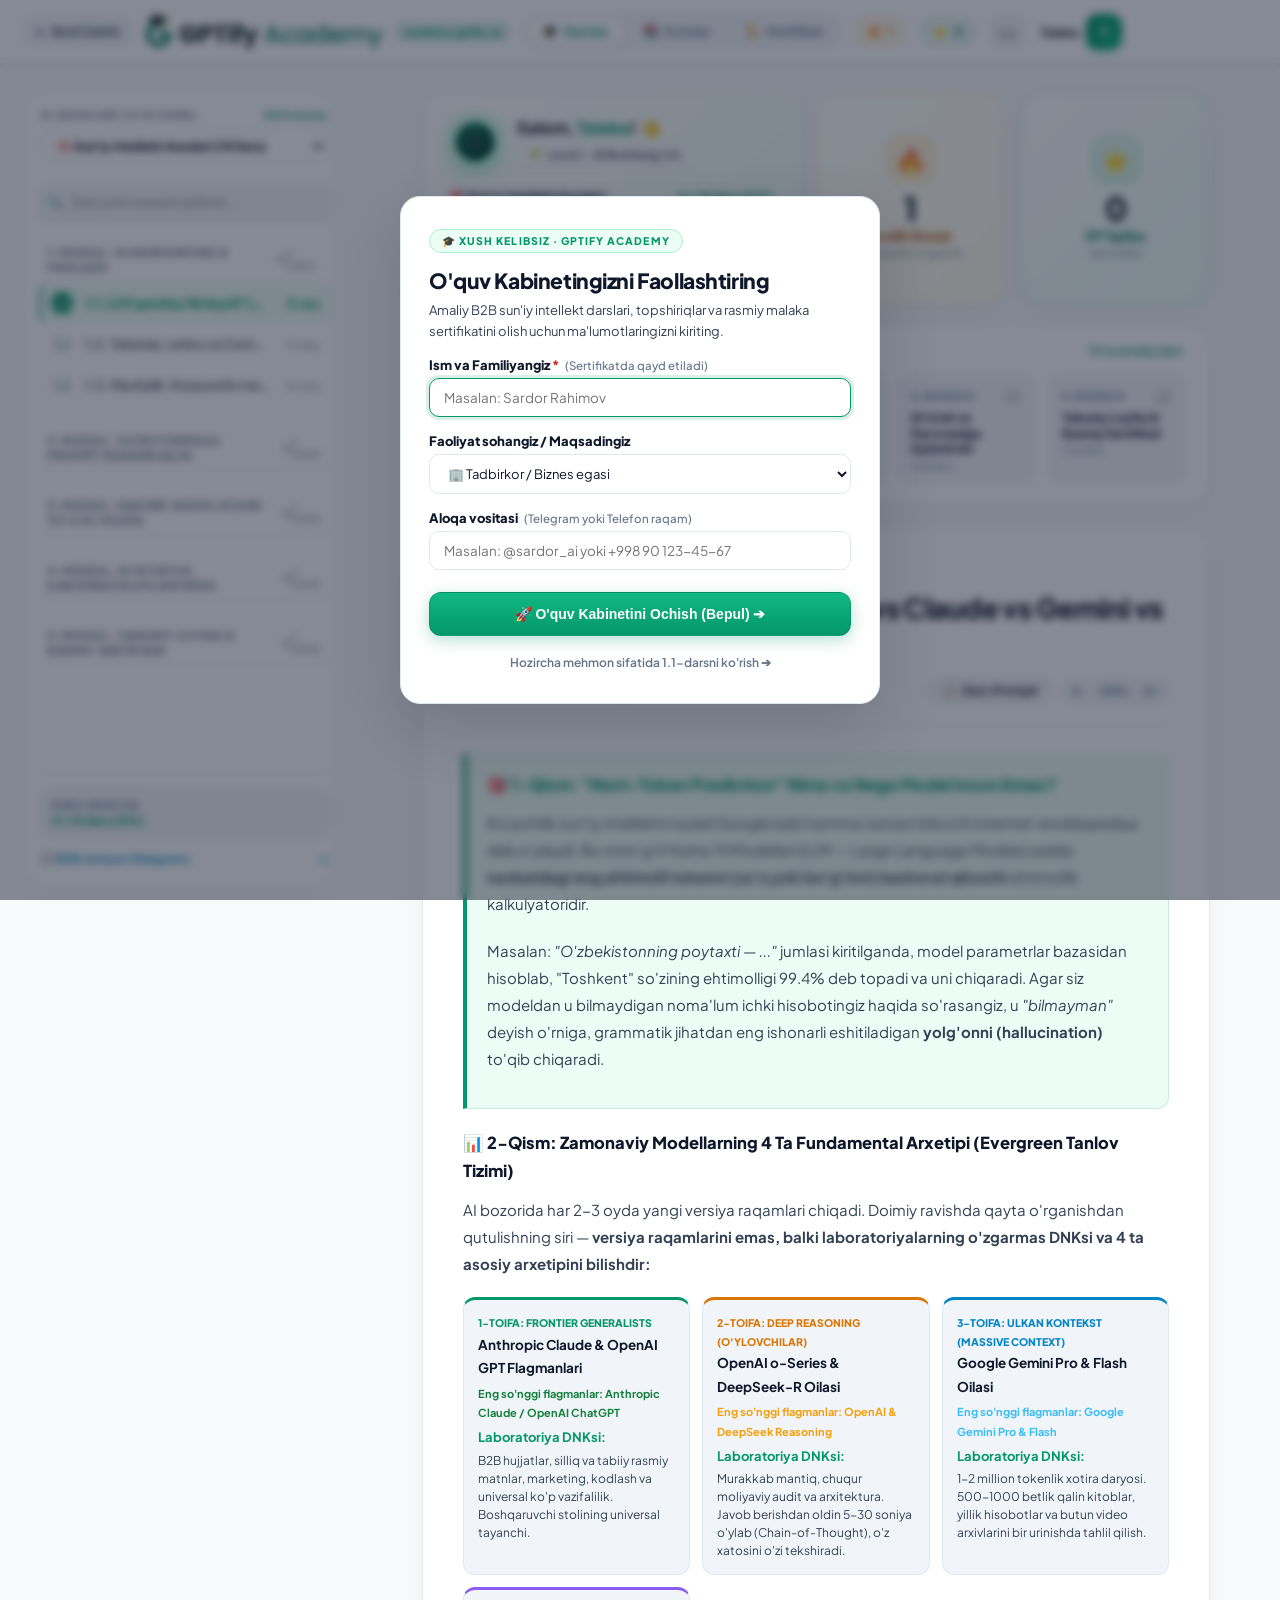
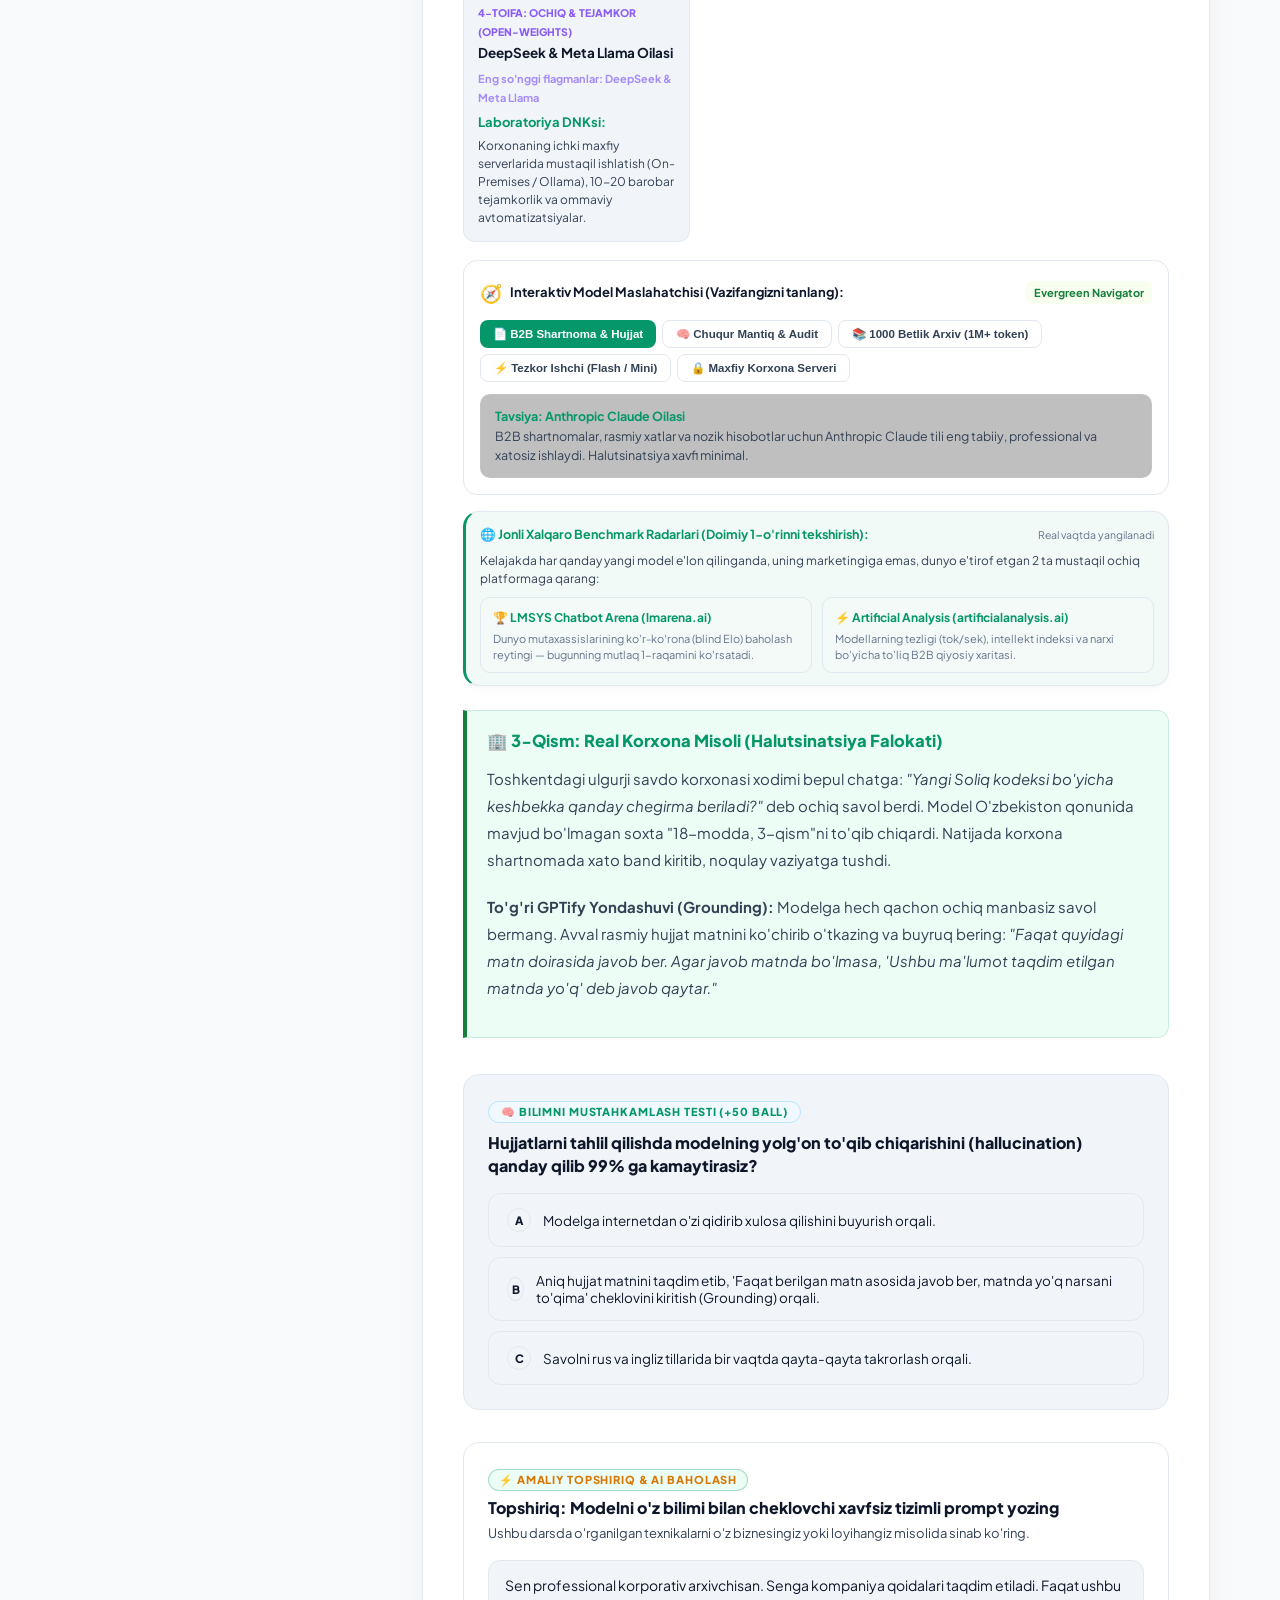
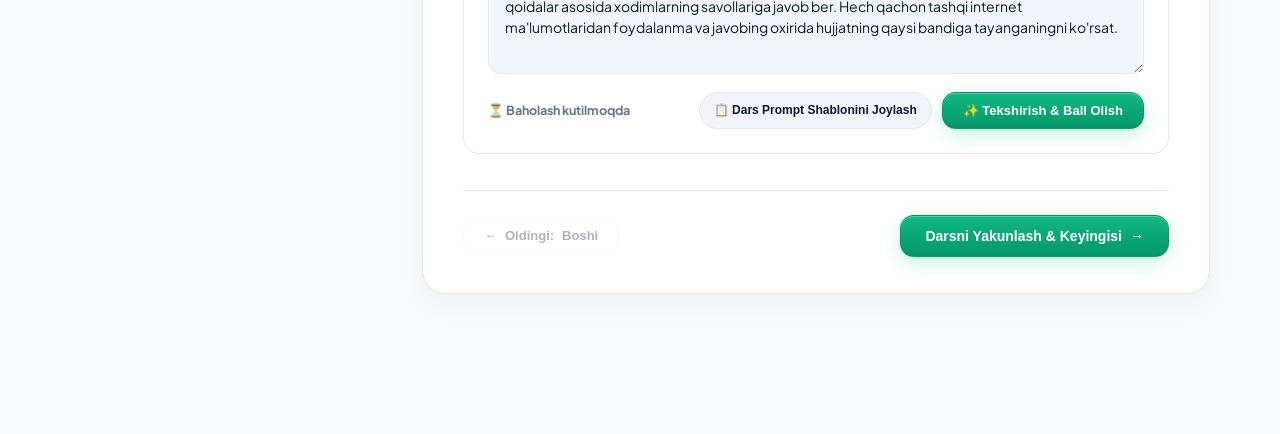
<file: app.html>
<!DOCTYPE html>
<html lang="uz">
<head>
  <meta charset="UTF-8">
  <meta name="viewport" content="width=device-width, initial-scale=1.0, maximum-scale=1.0, user-scalable=no, viewport-fit=cover">
  <title>GPTify Academy (academy.gptify.uz) — Amaliy Sun'iy Intellekt Kursi & B2B Trening</title>
  <link rel="canonical" href="https://academy.gptify.uz/app.html">
  <link rel="icon" type="image/x-icon" href="favicon.ico">
  <link rel="icon" type="image/png" sizes="32x32" href="assets/logo-kit/favicon-32.png">
  <link rel="icon" type="image/png" sizes="16x16" href="assets/logo-kit/favicon-16.png">
  <link rel="apple-touch-icon" sizes="180x180" href="apple-touch-icon.png">
  <!-- Telegram WebApp SDK -->
  <script async src="https://telegram.org/js/telegram-web-app.js"></script>
  <link rel="preconnect" href="https://fonts.googleapis.com">
  <link rel="preconnect" href="https://fonts.gstatic.com" crossorigin>
  <link href="https://fonts.googleapis.com/css2?family=Plus+Jakarta+Sans:wght@400;500;600;700;800;900&family=JetBrains+Mono:wght@400;500;700&display=swap" rel="stylesheet">
  <script src="assets/course_content.js"></script>
  <style>
    /* ==========================================================================
       GPTIFY ACADEMY LMS PLATFORM — STRIPE & LINEAR DOCS LIGHT THEME
       Ergonomically engineered for zero glare, zero eye-strain & high legibility
       ========================================================================== */
    :root {
      --bg-page: #f8fafc;           /* Slate 50 — soft daylight canvas */
      --bg-surface: #ffffff;        /* Crisp elevated cards & panels */
      --bg-subtle: #f1f5f9;         /* Slate 100 — secondary areas, inputs, sidebars */
      --bg-hover: #e2e8f0;          /* Slate 200 — hover states */
      --border: #e2e8f0;            /* 1px subtle divider */
      --border-accent: rgba(5, 150, 105, 0.35); /* Emerald accent border */
      
      --text: #0f172a;              /* Slate 900 — midnight slate, 14.2:1 AAA contrast */
      --text-secondary: #334155;    /* Slate 700 — comfortable reading body text */
      --text-muted: #64748b;        /* Slate 500 — captions, metadata */
      --text-dim: #94a3b8;          /* Slate 400 — placeholders & disabled */
      
      --brand-emerald: #059669;     /* Emerald 600 — primary B2B action & brand */
      --brand-emerald-dark: #047857;/* Emerald 700 — button hover */
      --brand-light: #ecfdf5;       /* Emerald 50 — soft green badges & callouts */
      --brand-text-on-emerald: #ffffff;
      
      --teal: #059669;
      --teal-light: #059669;
      --lime: #15803d;              /* Forest green for badges and indicators */
      --tg-blue: #0284c7;           /* Sky 600 for telegram/quizzes */
      --amber: #b45309;             /* Amber 700 */
      --rose: #e11d48;              /* Rose 600 */
      
      --card-shadow: 0 1px 3px rgba(0, 0, 0, 0.04), 0 4px 12px rgba(0, 0, 0, 0.02);
      --elev-shadow: 0 10px 30px rgba(0, 0, 0, 0.06);
    }

    /* 📖 WARM PAPER MODE (Substack & Medium Editorial Ivory) */
    body.warm-paper {
      --bg-page: #FAF9F5;
      --bg-surface: #FFFFFF;
      --bg-subtle: #F3F1EB;
      --bg-hover: #EBE8DE;
      --border: #E5E2D9;
      --border-accent: rgba(21, 128, 61, 0.35);
      --text: #1F1E1D;
      --text-secondary: #4A4640;
      --text-muted: #78746D;
      --brand-emerald: #15803D;
      --brand-emerald-dark: #166534;
      --brand-light: #F0FDF4;
      --teal: #15803D;
      --teal-light: #15803D;
      --lime: #15803D;
    }

    * { box-sizing: border-box; margin: 0; padding: 0; }
    body {
      font-family: 'Plus Jakarta Sans', -apple-system, BlinkMacSystemFont, 'Segoe UI', Roboto, sans-serif;
      background-color: var(--bg-page);
      color: var(--text);
      min-height: 100vh;
      display: flex;
      flex-direction: column;
      overflow-x: hidden;
      transition: background-color 0.25s ease, color 0.25s ease;
    }

    /* Top Platform Header */
    .top-nav {
      background: rgba(255, 255, 255, 0.95);
      border-bottom: 1px solid var(--border);
      padding: 12px 24px;
      position: sticky;
      top: 0;
      z-index: 100;
      backdrop-filter: blur(14px);
      box-shadow: 0 1px 4px rgba(0,0,0,0.03);
    }
    body.warm-paper .top-nav {
      background: rgba(250, 249, 245, 0.96);
    }
    .top-nav-inner {
      max-width: 1600px;
      margin: 0 auto;
      display: flex;
      justify-content: space-between;
      align-items: center;
      gap: 16px;
    }
    .brand { display: flex; align-items: center; gap: 10px; text-decoration: none; color: var(--text); }
    .brand-badge {
      width: 36px; height: 36px; border-radius: 10px;
      background: linear-gradient(135deg, var(--brand-emerald), #10b981);
      display: flex; align-items: center; justify-content: center; font-weight: 900; font-size: 17px; color: #ffffff;
      box-shadow: 0 2px 8px rgba(5, 150, 105, 0.25);
    }
    .course-title-pill {
      display: flex;
      align-items: center;
      gap: 10px;
      background: var(--bg-subtle);
      border: 1px solid var(--border);
      padding: 6px 14px;
      border-radius: 99px;
      font-size: 12.5px;
      color: var(--text);
    }
    .progress-bar-wrap {
      width: 130px;
      height: 6px;
      background: var(--border);
      border-radius: 99px;
      overflow: hidden;
    }
    .progress-fill {
      width: 45%;
      height: 100%;
      background: linear-gradient(90deg, var(--brand-emerald), #10b981);
      border-radius: 99px;
      transition: width 0.3s ease;
    }

    /* Tab Switcher */
    .portal-tabs {
      display: flex;
      gap: 6px;
    }
    .portal-tab-btn {
      background: transparent;
      border: 1px solid transparent;
      color: var(--text-muted);
      font-size: 13px;
      font-weight: 700;
      padding: 7px 14px;
      border-radius: 8px;
      cursor: pointer;
      transition: all 0.2s;
    }
    .portal-tab-btn.active {
      background: var(--brand-light);
      border-color: var(--border-accent);
      color: var(--brand-emerald);
      font-weight: 800;
    }
    .portal-tab-btn:hover:not(.active) { color: var(--text); background: var(--bg-subtle); }

    /* Layout (Sidebar + Lesson Area) */
    .main-layout {
      display: grid;
      grid-template-columns: 340px 1fr;
      flex: 1;
      max-width: 1680px;
      width: 100%;
      margin: 0 auto;
      transition: grid-template-columns 0.3s cubic-bezier(0.2, 0.8, 0.2, 1);
    }
    .main-layout.focus-mode {
      grid-template-columns: 0px 1fr;
    }
    .main-layout.focus-mode .curriculum-sidebar {
      display: none;
    }
    @media (max-width: 1024px) {
      .main-layout { grid-template-columns: 1fr; }
    }

    /* Reading Progress Bar (Sticky Top Indicator) */
    .reading-progress-track {
      position: sticky;
      top: 61px;
      left: 0;
      width: 100%;
      height: 3px;
      background: var(--border);
      z-index: 99;
    }
    .reading-progress-bar {
      height: 100%;
      width: 0%;
      background: linear-gradient(90deg, var(--brand-emerald), #10b981);
      box-shadow: 0 0 8px rgba(5, 150, 105, 0.4);
      transition: width 0.1s ease-out;
    }

    /* Left Curriculum Sidebar */
    .curriculum-sidebar {
      background: var(--bg-subtle);
      border-right: 1px solid var(--border);
      padding: 20px 16px;
      overflow-y: auto;
      max-height: calc(100vh - 65px);
    }
    .module-card {
      margin-bottom: 14px;
      border: 1px solid var(--border);
      border-radius: 12px;
      overflow: hidden;
      background: var(--bg-surface);
      box-shadow: var(--card-shadow);
      transition: border-color 0.2s, box-shadow 0.2s;
    }
    .module-card:hover {
      border-color: #cbd5e1;
      box-shadow: 0 2px 8px rgba(0,0,0,0.04);
    }
    .module-head {
      padding: 12px 14px;
      background: var(--bg-surface);
      border-bottom: 1px solid var(--border);
      font-size: 12px;
      font-weight: 800;
      color: var(--text);
      display: flex;
      justify-content: space-between;
      align-items: center;
      cursor: pointer;
      user-select: none;
      transition: background 0.2s;
    }
    .module-head:hover {
      background: var(--bg-page);
    }
    .module-arrow {
      font-size: 10px;
      color: var(--text-muted);
      transition: transform 0.25s ease;
      display: inline-block;
      margin-left: 6px;
    }
    .module-card.collapsed .module-arrow {
      transform: rotate(-90deg);
    }
    .module-card.collapsed .module-body {
      display: none;
    }
    .module-head span.tag {
      font-size: 10px;
      font-weight: 700;
      padding: 2px 7px;
      border-radius: 4px;
      background: var(--bg-subtle);
      color: var(--text-muted);
      border: 1px solid var(--border);
    }
    .lesson-item {
      padding: 11px 14px;
      font-size: 12.5px;
      display: flex;
      align-items: center;
      justify-content: space-between;
      gap: 10px;
      cursor: pointer;
      border-bottom: 1px solid var(--bg-subtle);
      color: var(--text-secondary);
      transition: all 0.15s;
    }
    .lesson-item:hover { background: var(--bg-subtle); color: var(--text); }
    .lesson-item.active {
      background: var(--brand-light);
      color: var(--brand-emerald);
      font-weight: 800;
      border-left: 3px solid var(--brand-emerald);
    }
    .lesson-item.done .lesson-icon { color: var(--brand-emerald); font-weight: 900; }
    .lesson-icon { font-size: 13px; }

    /* Center Lesson Workspace (Optimal Reading Column) */
    .lesson-workspace {
      padding: 28px 36px 90px;
      overflow-y: auto;
      max-height: calc(100vh - 65px);
      scroll-behavior: smooth;
      background: var(--bg-page);
    }
    @media (max-width: 768px) { .lesson-workspace { padding: 18px 14px 80px; } }
    
    .lesson-container {
      max-width: 900px;
      margin: 0 auto;
      width: 100%;
    }

    /* Top Verified Instructor Signature Bar */
    .instructor-signature-card {
      display: flex;
      justify-content: space-between;
      align-items: center;
      flex-wrap: wrap;
      gap: 14px;
      background: var(--bg-surface);
      border: 1px solid var(--border);
      border-radius: 14px;
      padding: 12px 18px;
      margin-bottom: 20px;
      box-shadow: var(--card-shadow);
    }
    .instructor-pill-group {
      display: flex;
      align-items: center;
      flex-wrap: wrap;
      gap: 16px;
    }
    .instructor-pill {
      display: flex;
      align-items: center;
      gap: 10px;
    }
    .instructor-avatar {
      width: 36px;
      height: 36px;
      border-radius: 50%;
      background: linear-gradient(135deg, var(--brand-emerald), var(--brand-emerald-dark));
      display: flex;
      align-items: center;
      justify-content: center;
      font-size: 12px;
      font-weight: 800;
      color: #ffffff;
      box-shadow: 0 2px 6px rgba(5, 150, 105, 0.25);
    }
    .instructor-name {
      font-size: 13px;
      font-weight: 800;
      color: var(--text);
      display: flex;
      align-items: center;
      gap: 6px;
    }
    .verified-check {
      display: inline-flex;
      align-items: center;
      justify-content: center;
      width: 15px;
      height: 15px;
      background: var(--brand-emerald);
      color: #ffffff;
      border-radius: 50%;
      font-size: 9px;
      font-weight: 900;
    }
    .instructor-role {
      font-size: 11px;
      color: var(--text-muted);
    }
    .brand-verif-badge {
      font-size: 11px;
      font-weight: 800;
      color: var(--brand-emerald);
      background: var(--brand-light);
      border: 1px solid var(--border-accent);
      padding: 4px 12px;
      border-radius: 99px;
      display: flex;
      align-items: center;
      gap: 6px;
    }

    /* Reader Controls Toolbar */
    .reader-toolbar {
      display: flex;
      justify-content: space-between;
      align-items: center;
      margin-bottom: 18px;
      padding: 10px 16px;
      background: var(--bg-surface);
      border: 1px solid var(--border);
      border-radius: 12px;
      box-shadow: var(--card-shadow);
      flex-wrap: wrap;
      gap: 10px;
    }
    .tool-btn {
      background: var(--bg-surface);
      border: 1px solid var(--border);
      color: var(--text-secondary);
      font-size: 12px;
      font-weight: 700;
      padding: 6px 13px;
      border-radius: 8px;
      cursor: pointer;
      transition: all 0.2s;
      display: inline-flex;
      align-items: center;
      gap: 6px;
    }
    .tool-btn:hover {
      background: var(--bg-subtle);
      color: var(--text);
      border-color: #cbd5e1;
    }
    .tool-btn.active {
      background: var(--brand-light);
      border-color: var(--border-accent);
      color: var(--brand-emerald);
      font-weight: 800;
    }

    /* Audio Listen Bar */
    .audio-listen-bar {
      background: var(--bg-surface);
      border: 1px solid var(--border-accent);
      border-radius: 14px;
      padding: 12px 20px;
      margin-bottom: 24px;
      display: flex;
      align-items: center;
      gap: 16px;
      box-shadow: var(--card-shadow);
    }
    .audio-play-btn {
      width: 40px;
      height: 40px;
      border-radius: 50%;
      background: linear-gradient(135deg, var(--brand-emerald), var(--brand-emerald-dark));
      border: none;
      color: #ffffff;
      display: flex;
      align-items: center;
      justify-content: center;
      font-size: 14px;
      cursor: pointer;
      box-shadow: 0 2px 8px rgba(5, 150, 105, 0.3);
      transition: all 0.2s;
      flex-shrink: 0;
    }
    .audio-play-btn:hover {
      transform: scale(1.05);
      box-shadow: 0 4px 12px rgba(5, 150, 105, 0.4);
    }
    .audio-progress-track {
      width: 100%;
      height: 6px;
      background: var(--border);
      border-radius: 99px;
      cursor: pointer;
      position: relative;
      overflow: hidden;
      margin: 6px 0 2px;
    }
    .audio-progress-fill {
      height: 100%;
      background: linear-gradient(90deg, var(--brand-emerald), #10b981);
      border-radius: 99px;
      transition: width 0.2s;
    }
    .audio-speed-badge {
      background: var(--bg-subtle);
      border: 1px solid var(--border);
      color: var(--text);
      font-size: 11px;
      font-weight: 800;
      padding: 5px 9px;
      border-radius: 6px;
      cursor: pointer;
      transition: background 0.2s;
    }
    .audio-speed-badge:hover {
      background: var(--bg-hover);
    }

    /* Storyboard Frame (Comic/Visual Guide) */
    .storyboard-frame {
      width: 100%;
      background: var(--bg-surface);
      border-radius: 18px;
      border: 1px solid var(--border);
      position: relative;
      overflow: hidden;
      box-shadow: var(--card-shadow);
      margin-bottom: 24px;
    }
    .storyboard-image-wrap {
      width: 100%;
      height: 380px;
      position: relative;
      overflow: hidden;
      background: #0f172a;
      display: flex;
      align-items: center;
      justify-content: center;
    }
    .storyboard-img {
      width: 100%;
      height: 100%;
      object-fit: cover;
      opacity: 0.94;
      transition: transform 0.4s ease;
    }
    .storyboard-overlay {
      position: absolute;
      inset: 0;
      background: linear-gradient(to top, rgba(15, 23, 42, 0.85) 15%, rgba(15, 23, 42, 0.25) 60%, transparent 100%);
      display: flex;
      flex-direction: column;
      justify-content: space-between;
      padding: 20px 24px;
    }
    .story-chip {
      font-size: 11px;
      font-weight: 800;
      text-transform: uppercase;
      letter-spacing: 0.1em;
      padding: 5px 12px;
      border-radius: 99px;
      background: rgba(255, 255, 255, 0.9);
      border: 1px solid rgba(255, 255, 255, 0.95);
      color: var(--brand-emerald-dark);
      display: inline-flex;
      align-items: center;
      gap: 6px;
      align-self: flex-start;
      box-shadow: 0 2px 8px rgba(0,0,0,0.1);
    }
    .story-dialogue-card {
      background: rgba(255, 255, 255, 0.96);
      border: 1px solid var(--border);
      border-radius: 14px;
      padding: 16px 20px;
      backdrop-filter: blur(12px);
      box-shadow: 0 8px 24px rgba(0, 0, 0, 0.12);
      max-width: 720px;
    }
    .story-dialogue-card p {
      color: #0f172a !important;
    }
    .story-stepper {
      display: flex;
      align-items: center;
      justify-content: space-between;
      gap: 12px;
      padding: 12px 20px;
      background: var(--bg-surface);
      border-top: 1px solid var(--border);
    }
    .step-dots {
      display: flex;
      gap: 6px;
    }
    .step-dot {
      width: 24px;
      height: 6px;
      border-radius: 4px;
      background: var(--border);
      cursor: pointer;
      transition: all 0.2s;
    }
    .step-dot.active {
      background: var(--brand-emerald);
      width: 38px;
    }

    /* Lesson Notes & Text */
    .lesson-head-row {
      display: flex;
      justify-content: space-between;
      align-items: flex-start;
      gap: 16px;
      margin-bottom: 16px;
    }
    .lesson-title { font-size: 24px; font-weight: 900; letter-spacing: -0.02em; color: var(--text); }
    .lesson-meta { font-size: 13px; color: var(--text-muted); margin-top: 4px; }
    
    .notes-box {
      background: var(--bg-surface);
      border: 1px solid var(--border);
      border-radius: 16px;
      padding: 24px;
      margin-bottom: 24px;
      line-height: 1.7;
      box-shadow: var(--card-shadow);
    }
    .notes-box h3 { font-size: 16px; font-weight: 800; color: var(--text); margin-bottom: 12px; display: flex; align-items: center; gap: 8px; }
    .notes-box ul { padding-left: 20px; display: flex; flex-direction: column; gap: 8px; font-size: 14px; color: var(--text-secondary); }
    .notes-box li b { color: var(--text); }

    /* Interactive Homework / Assignment Sandbox */
    .homework-box {
      background: var(--bg-surface);
      border: 1px solid var(--border-accent);
      border-radius: 18px;
      padding: 26px;
      margin-bottom: 24px;
      box-shadow: var(--card-shadow);
    }
    .homework-badge {
      font-size: 11px;
      font-weight: 800;
      color: var(--brand-emerald);
      background: var(--brand-light);
      border: 1px solid var(--border-accent);
      padding: 3px 10px;
      border-radius: 99px;
      display: inline-block;
      margin-bottom: 8px;
    }
    textarea.hw-input {
      width: 100%;
      height: 120px;
      background: var(--bg-subtle);
      border: 1px solid var(--border);
      border-radius: 12px;
      padding: 14px 16px;
      color: var(--text);
      font-family: inherit;
      font-size: 13.5px;
      line-height: 1.5;
      margin: 12px 0;
      resize: none;
      transition: border-color 0.2s, background 0.2s;
    }
    textarea.hw-input:focus { outline: none; border-color: var(--brand-emerald); background: #ffffff; }

    .btn-complete-lesson {
      background: linear-gradient(135deg, var(--brand-emerald), var(--brand-emerald-dark));
      color: #ffffff;
      border: none;
      font-weight: 800;
      font-size: 13.5px;
      padding: 12px 24px;
      border-radius: 12px;
      cursor: pointer;
      display: inline-flex;
      align-items: center;
      gap: 8px;
      box-shadow: 0 2px 8px rgba(5, 150, 105, 0.25);
      transition: all 0.2s;
    }
    .btn-complete-lesson:hover { transform: translateY(-1px); box-shadow: 0 4px 14px rgba(5, 150, 105, 0.35); }
    .btn-download-res {
      background: var(--bg-surface);
      border: 1px solid var(--border);
      color: var(--text);
      font-weight: 700;
      font-size: 13px;
      padding: 12px 20px;
      border-radius: 12px;
      cursor: pointer;
      display: inline-flex;
      align-items: center;
      gap: 6px;
      box-shadow: var(--card-shadow);
      transition: all 0.2s;
    }
    .btn-download-res:hover { background: var(--bg-subtle); border-color: #cbd5e1; }

    /* Time Budget Breakdown Bar */
    .time-budget-bar {
      display: flex;
      align-items: center;
      flex-wrap: wrap;
      gap: 12px;
      background: var(--bg-surface);
      border: 1px solid var(--border);
      border-radius: 12px;
      padding: 10px 16px;
      margin-bottom: 22px;
      font-size: 13px;
      color: var(--text-secondary);
      box-shadow: var(--card-shadow);
    }
    .time-budget-badge {
      font-size: 10px;
      font-weight: 800;
      color: var(--brand-emerald);
      background: var(--brand-light);
      border: 1px solid var(--border-accent);
      padding: 2px 8px;
      border-radius: 99px;
      text-transform: uppercase;
    }

    /* Deep Dive Long-Form Reading Section */
    .deep-dive-card {
      background: var(--bg-surface);
      border: 1px solid var(--border);
      border-radius: 18px;
      padding: 32px;
      margin-bottom: 24px;
      line-height: 1.8;
      box-shadow: var(--card-shadow);
    }
    .deep-dive-header {
      display: flex;
      justify-content: space-between;
      align-items: center;
      flex-wrap: wrap;
      gap: 10px;
      margin-bottom: 20px;
      padding-bottom: 14px;
      border-bottom: 1px solid var(--border);
    }
    .deep-dive-badge {
      font-size: 11px;
      font-weight: 800;
      color: var(--brand-emerald);
      background: var(--brand-light);
      border: 1px solid var(--border-accent);
      padding: 4px 12px;
      border-radius: 99px;
      letter-spacing: 0.05em;
    }
    .deep-dive-article h4 {
      font-size: 16.5px;
      font-weight: 800;
      color: var(--text);
      margin-top: 22px;
      margin-bottom: 10px;
      display: flex;
      align-items: center;
      gap: 8px;
    }
    .deep-dive-article p {
      color: var(--text-secondary);
      font-size: 15px;
      margin-bottom: 14px;
      line-height: 1.8;
    }
    .deep-dive-article ul {
      padding-left: 20px;
      margin-bottom: 14px;
      font-size: 14.5px;
      color: var(--text-secondary);
      display: flex;
      flex-direction: column;
      gap: 8px;
    }
    .deep-dive-article .case-callout {
      background: var(--brand-light);
      border-left: 4px solid var(--brand-emerald);
      border-radius: 0 12px 12px 0;
      padding: 16px 20px;
      margin: 18px 0;
      font-size: 14.5px;
      line-height: 1.7;
      color: #064e3b;
      border-top: 1px solid rgba(5, 150, 105, 0.15);
      border-right: 1px solid rgba(5, 150, 105, 0.15);
      border-bottom: 1px solid rgba(5, 150, 105, 0.15);
    }
    .deep-dive-article .matrix-grid {
      display: grid;
      grid-template-columns: repeat(auto-fit, minmax(220px, 1fr));
      gap: 12px;
      margin: 18px 0;
    }
    .deep-dive-article .matrix-col {
      background: var(--bg-subtle);
      border: 1px solid var(--border);
      border-radius: 12px;
      padding: 14px;
    }
    .deep-dive-article .matrix-col b {
      display: block;
      font-size: 13px;
      color: var(--brand-emerald);
      margin-bottom: 4px;
    }

    /* Interactive Quiz Section */
    .quiz-card {
      background: var(--bg-surface);
      border: 1px solid #bae6fd;
      border-radius: 18px;
      padding: 26px;
      margin-bottom: 24px;
      box-shadow: 0 4px 16px rgba(2, 132, 199, 0.05);
    }
    .quiz-badge {
      font-size: 11px;
      font-weight: 800;
      color: var(--tg-blue);
      background: #f0f9ff;
      border: 1px solid #bae6fd;
      padding: 3px 12px;
      border-radius: 99px;
      display: inline-block;
      margin-bottom: 12px;
      letter-spacing: 0.05em;
    }
    .quiz-question {
      font-size: 16px;
      font-weight: 800;
      color: var(--text);
      margin-bottom: 18px;
      line-height: 1.5;
    }
    .quiz-options {
      display: flex;
      flex-direction: column;
      gap: 10px;
      margin-bottom: 18px;
    }
    .quiz-option-btn {
      background: var(--bg-subtle);
      border: 1px solid var(--border);
      border-radius: 12px;
      padding: 14px 18px;
      color: var(--text);
      font-size: 13.5px;
      text-align: left;
      cursor: pointer;
      transition: all 0.15s;
      display: flex;
      align-items: center;
      justify-content: space-between;
      font-family: inherit;
    }
    .quiz-option-btn:hover:not(.disabled) {
      background: #ffffff;
      border-color: var(--brand-emerald);
      box-shadow: 0 2px 6px rgba(0,0,0,0.04);
      transform: translateX(2px);
    }
    .quiz-option-btn.selected-correct {
      background: var(--brand-light) !important;
      border-color: var(--brand-emerald) !important;
      color: #065f46 !important;
      font-weight: 700;
      box-shadow: 0 2px 8px rgba(5, 150, 105, 0.15);
    }
    .quiz-option-btn.selected-wrong {
      background: #fef2f2 !important;
      border-color: #ef4444 !important;
      color: #991b1b !important;
      font-weight: 700;
    }
    .quiz-feedback {
      display: none;
      border-radius: 12px;
      padding: 16px 20px;
      font-size: 13.5px;
      line-height: 1.6;
      animation: fadeIn 0.3s ease-in-out;
    }
    .quiz-feedback.show {
      display: block;
    }
    @keyframes fadeIn {
      from { opacity: 0; transform: translateY(6px); }
      to { opacity: 1; transform: translateY(0); }
    }

    /* Lesson Navigation Footer */
    .lesson-nav-footer {
      display: flex;
      justify-content: space-between;
      align-items: center;
      gap: 16px;
      margin-top: 36px;
      padding-top: 24px;
      border-top: 1px solid var(--border);
      flex-wrap: wrap;
    }
    .btn-lesson-nav {
      background: var(--bg-surface);
      border: 1px solid var(--border);
      border-radius: 12px;
      padding: 12px 18px;
      display: flex;
      align-items: center;
      gap: 12px;
      cursor: pointer;
      color: var(--text);
      text-decoration: none;
      transition: all 0.2s;
      min-width: 200px;
      font-family: inherit;
      box-shadow: var(--card-shadow);
    }
    .btn-lesson-nav:hover:not(:disabled) {
      background: var(--bg-subtle);
      border-color: var(--brand-emerald);
      transform: translateY(-1px);
    }
    .btn-lesson-nav:disabled {
      opacity: 0.4;
      cursor: not-allowed;
    }

    /* Scorecard modal / banner */
    .scorecard-banner {
      background: var(--brand-light);
      border: 1px solid #a7f3d0;
      border-radius: 14px;
      padding: 16px 20px;
      margin-top: 14px;
      display: none;
      animation: fadeIn 0.3s ease-in-out;
      color: #064e3b;
    }
    .scorecard-banner.show {
      display: block;
    }

    /* Other Views (Library, Corporate, Certificate) */
    .tab-view { display: none; padding: 24px; }
    .tab-view.active { display: block; }

    #toast {
      position: fixed; bottom: 24px; right: 24px;
      background: #0f172a; border: 1px solid var(--brand-emerald);
      color: #ffffff; padding: 12px 20px; border-radius: 12px;
      font-size: 13px; font-weight: 700; opacity: 0;
      transform: translateY(20px); transition: all 0.3s;
      z-index: 9999; box-shadow: 0 10px 30px rgba(0, 0, 0, 0.15); pointer-events: none;
    }
    #toast.show { opacity: 1; transform: translateY(0); }

    /* Mobile Drawer & Search Styles */
    .mobile-curriculum-bar {
      display: none;
      padding: 10px 16px;
      background: var(--bg-surface);
      border-bottom: 1px solid var(--border);
      justify-content: space-between;
      align-items: center;
    }
    .btn-mobile-drawer {
      display: inline-flex;
      align-items: center;
      gap: 8px;
      background: var(--bg-subtle);
      border: 1px solid var(--border);
      padding: 8px 14px;
      border-radius: 8px;
      font-size: 12.5px;
      font-weight: 700;
      color: var(--text);
      cursor: pointer;
    }
    .sidebar-search-wrap {
      margin-bottom: 12px;
      position: sticky;
      top: 0;
      z-index: 10;
      background: var(--bg-subtle);
      padding-bottom: 4px;
    }
    .sidebar-search-input {
      width: 100%;
      padding: 8px 30px 8px 28px;
      background: var(--bg-surface);
      border: 1px solid var(--border);
      border-radius: 8px;
      font-size: 12px;
      color: var(--text);
      outline: none;
      transition: all 0.2s;
      font-family: inherit;
    }
    .sidebar-search-input:focus {
      border-color: var(--brand-emerald);
      box-shadow: 0 0 0 2px rgba(5, 150, 105, 0.15);
      background: #ffffff;
    }

    @media (max-width: 1024px) {
      .mobile-curriculum-bar { display: flex; }
      .main-layout { grid-template-columns: 1fr; position: relative; }
      .curriculum-sidebar {
        position: fixed;
        top: 61px;
        left: -350px;
        width: 320px;
        height: calc(100vh - 61px);
        max-height: calc(100vh - 61px);
        z-index: 500;
        box-shadow: 0 10px 30px rgba(0,0,0,0.15);
        transition: left 0.3s cubic-bezier(0.2, 0.8, 0.2, 1);
        background: var(--bg-surface);
      }
      .curriculum-sidebar.mobile-open {
        left: 0;
      }
      .sidebar-backdrop {
        display: none;
        position: fixed;
        inset: 0;
        top: 61px;
        background: rgba(15, 23, 42, 0.45);
        backdrop-filter: blur(4px);
        z-index: 490;
      }
      .sidebar-backdrop.show { display: block; }
    }

    /* Prompt Preview Modal */
    .prompt-modal-backdrop {
      display: none;
      position: fixed;
      inset: 0;
      background: rgba(15, 23, 42, 0.5);
      backdrop-filter: blur(4px);
      z-index: 9990;
      align-items: center;
      justify-content: center;
      padding: 20px;
    }
    .prompt-modal-backdrop.show {
      display: flex;
    }
    .prompt-modal-card {
      background: var(--bg-surface);
      border: 1px solid var(--border);
      border-radius: 18px;
      max-width: 620px;
      width: 100%;
      padding: 24px;
      box-shadow: var(--elev-shadow);
      animation: fadeIn 0.25s ease-in-out;
    }
    .prompt-code-box {
      background: var(--bg-subtle);
      border: 1px solid var(--border);
      border-radius: 12px;
      padding: 14px;
      font-family: 'JetBrains Mono', monospace;
      font-size: 12.5px;
      color: var(--text);
      line-height: 1.6;
      white-space: pre-wrap;
      word-break: break-word;
      max-height: 240px;
      overflow-y: auto;
    }

    /* Solved Quiz Badge */
    .quiz-solved-tag {
      display: inline-flex;
      align-items: center;
      gap: 6px;
      font-size: 11px;
      font-weight: 800;
      color: var(--brand-emerald);
      background: var(--brand-light);
      border: 1px solid var(--border-accent);
      padding: 3px 10px;
      border-radius: 99px;
      margin-left: 8px;
    }
  
    /* --- PRINT STYLES FOR OFFICIAL CERTIFICATE EXPORT --- */
    @media print {
      body {
        background: #ffffff !important;
        color: #000000 !important;
        padding: 0 !important;
        margin: 0 !important;
      }
      .top-nav, .curriculum-sidebar, .reading-progress-track, .mobile-curriculum-bar,
      .lesson-header, .portal-tabs, .btn-mobile-drawer, #viewClassroom, #viewLibrary, #viewCorporate,
      .cert-customizer-box, .cert-actions-bar, #toast, #confettiCanvas, .tab-view:not(#viewCertificate) {
        display: none !important;
      }
      #viewCertificate {
        display: block !important;
        max-width: 100% !important;
        padding: 0 !important;
        margin: 0 !important;
      }
      #certificateCardPreview {
        box-shadow: none !important;
        border: 3px solid #065f46 !important;
        page-break-inside: avoid !important;
        width: 100% !important;
        max-width: 100% !important;
        margin: 0 auto !important;
        padding: 36px 40px !important;
      }
      @page {
        size: landscape;
        margin: 0.8cm;
      }
    }

    /* Certificate Customizer & Action Styles */
    .cert-customizer-box {
      background: var(--bg-surface);
      border: 1px solid var(--border);
      border-radius: 16px;
      padding: 18px 24px;
      margin-bottom: 24px;
      display: flex;
      align-items: center;
      justify-content: space-between;
      gap: 16px;
      flex-wrap: wrap;
      box-shadow: var(--card-shadow);
    }
    .cert-name-input {
      background: var(--bg-card);
      border: 1.5px solid var(--border-accent);
      border-radius: 10px;
      padding: 9px 16px;
      font-size: 14.5px;
      font-weight: 700;
      color: var(--text);
      min-width: 260px;
      transition: all 0.2s;
    }
    .cert-name-input:focus {
      outline: none;
      border-color: var(--brand-emerald);
      box-shadow: 0 0 0 3px rgba(5, 150, 105, 0.15);
    }
    .cert-actions-bar {
      display: flex;
      gap: 12px;
      justify-content: center;
      flex-wrap: wrap;
      margin-top: 24px;
    }
    .btn-cert-primary {
      background: linear-gradient(180deg, #10b981 0%, #059669 100%);
      color: #ffffff !important;
      border: 1px solid rgba(4, 120, 87, 0.35);
      border-radius: 14px;
      padding: 12px 24px;
      font-size: 13.5px;
      font-weight: 700;
      cursor: pointer;
      display: inline-flex;
      align-items: center;
      gap: 8px;
      box-shadow: 0 1px 2px rgba(18, 17, 30, 0.12), inset 0 1px 0 rgba(255, 255, 255, 0.28), 0 6px 20px rgba(16, 185, 129, 0.22);
      transition: all 0.18s cubic-bezier(0.16, 1, 0.3, 1);
      user-select: none;
    }
    .btn-cert-primary:hover {
      transform: translateY(-1px);
      box-shadow: 0 2px 4px rgba(18, 17, 30, 0.14), inset 0 1px 0 rgba(255, 255, 255, 0.36), 0 10px 24px rgba(16, 185, 129, 0.3);
    }
    .btn-cert-primary:active {
      transform: scale(0.975);
      box-shadow: 0 1px 2px rgba(18, 17, 30, 0.1), inset 0 1px 0 rgba(255, 255, 255, 0.2);
    }
    .btn-cert-secondary {
      background: var(--bg-surface);
      color: var(--text);
      border: 1px solid var(--border);
      border-radius: 14px;
      padding: 12px 20px;
      font-size: 13.5px;
      font-weight: 700;
      cursor: pointer;
      display: inline-flex;
      align-items: center;
      gap: 8px;
      box-shadow: 0 1px 2px rgba(0, 0, 0, 0.04), inset 0 1px 0 rgba(255, 255, 255, 0.8);
      transition: all 0.18s cubic-bezier(0.16, 1, 0.3, 1);
      user-select: none;
    }
    .btn-cert-secondary:hover {
      transform: translateY(-1px);
      background: var(--bg-subtle);
      border-color: #cbd5e1;
      box-shadow: 0 3px 8px rgba(0, 0, 0, 0.06);
    }
    .btn-cert-secondary:active {
      transform: scale(0.975);
    }
    .btn-cert-telegram {
      background: linear-gradient(135deg, #229ED9, #0088cc);
      color: #ffffff;
      border: none;
      border-radius: 12px;
      padding: 12px 22px;
      font-size: 13.5px;
      font-weight: 800;
      cursor: pointer;
      display: inline-flex;
      align-items: center;
      gap: 8px;
      box-shadow: 0 4px 14px rgba(0, 136, 204, 0.28);
      transition: all 0.2s ease;
    }
    .btn-cert-telegram:hover {
      transform: translateY(-1.5px);
      box-shadow: 0 6px 20px rgba(0, 136, 204, 0.38);
    }
    .btn-cert-linkedin {
      background: #0A66C2;
      color: #ffffff;
      border: none;
      border-radius: 12px;
      padding: 12px 20px;
      font-size: 13.5px;
      font-weight: 700;
      cursor: pointer;
      display: inline-flex;
      align-items: center;
      gap: 8px;
      transition: all 0.2s ease;
    }
    .btn-cert-linkedin:hover {
      transform: translateY(-1.5px);
    }

    /* Confetti Canvas */
    #confettiCanvas {
      position: fixed;
      top: 0;
      left: 0;
      width: 100vw;
      height: 100vh;
      pointer-events: none;
      z-index: 999999;
      display: none;
    }

  
    /* ==========================================================================
       MODERN 2026 REFORGE & LINEAR DESIGN SYSTEM
       Engineered for elite clarity, zero eye strain, and effortless learning
       ========================================================================== */
    :root {
      --bg-page: #F8FAFC;
      --bg-surface: #FFFFFF;
      --bg-subtle: #F1F5F9;
      --bg-hover: #E2E8F0;
      --border: #E2E8F0;
      --border-accent: rgba(5, 150, 105, 0.3);
      
      --text: #0F172A;
      --text-secondary: #334155;
      --text-muted: #64748B;
      --text-dim: #94A3B8;
      
      --brand-emerald: #059669;
      --brand-emerald-dark: #047857;
      --brand-light: #ECFDF5;
      
      --card-shadow: 0 1px 3px rgba(0,0,0,0.03), 0 4px 14px rgba(0,0,0,0.02);
      --elev-shadow: 0 10px 30px rgba(0,0,0,0.05);
      --radius-sm: 8px;
      --radius-md: 12px;
      --radius-lg: 16px;
      --radius-full: 9999px;
    }

    body {
      background: var(--bg-page);
      color: var(--text);
      font-family: 'Plus Jakarta Sans', -apple-system, BlinkMacSystemFont, 'Segoe UI', Roboto, sans-serif;
      margin: 0;
      padding: 0;
      -webkit-font-smoothing: antialiased;
    }

    /* --- TOP NAVIGATION --- */
    .top-nav {
      position: sticky;
      top: 0;
      z-index: 1000;
      background: rgba(255, 255, 255, 0.94);
      backdrop-filter: blur(12px);
      -webkit-backdrop-filter: blur(12px);
      border-bottom: 1px solid var(--border);
      height: 64px;
      display: flex;
      align-items: center;
      padding: 0 24px;
    }
    body.warm-paper .top-nav {
      background: rgba(250, 249, 245, 0.94);
    }
    .top-nav-inner {
      max-width: 1440px;
      width: 100%;
      margin: 0 auto;
      display: flex;
      align-items: center;
      justify-content: space-between;
      gap: 20px;
    }
    .brand {
      display: flex;
      align-items: center;
      gap: 12px;
      text-decoration: none;
      color: inherit;
    }
    .brand-badge {
      width: 36px;
      height: 36px;
      border-radius: var(--radius-md);
      background: linear-gradient(135deg, var(--brand-emerald), #047857);
      color: #ffffff;
      display: flex;
      align-items: center;
      justify-content: center;
      font-weight: 900;
      font-size: 18px;
      box-shadow: 0 2px 8px rgba(5, 150, 105, 0.28);
    }
    .badge-b2b {
      font-size: 9.5px;
      font-weight: 800;
      background: var(--brand-light);
      color: var(--brand-emerald);
      border: 1px solid var(--border-accent);
      padding: 2px 7px;
      border-radius: var(--radius-full);
      letter-spacing: 0.05em;
    }

    /* Segmented Navigation Tabs */
    .portal-tabs {
      display: flex;
      align-items: center;
      background: var(--bg-subtle);
      border: 1px solid var(--border);
      padding: 3px;
      border-radius: var(--radius-full);
      gap: 2px;
    }
    .portal-tab-btn {
      background: transparent;
      border: none;
      padding: 7px 16px;
      border-radius: var(--radius-full);
      font-size: 13px;
      font-weight: 700;
      color: var(--text-muted);
      cursor: pointer;
      display: flex;
      align-items: center;
      gap: 6px;
      transition: all 0.2s cubic-bezier(0.16, 1, 0.3, 1);
    }
    .portal-tab-btn:hover {
      color: var(--text);
    }
    .portal-tab-btn.active {
      background: var(--bg-surface);
      color: var(--brand-emerald);
      box-shadow: 0 2px 6px rgba(0,0,0,0.06);
      font-weight: 800;
    }

    /* Nav Right Utilities Cluster */
    .nav-right-cluster {
      display: flex;
      align-items: center;
      gap: 14px;
    }
    .nav-progress-pill {
      display: flex;
      align-items: center;
      gap: 10px;
      background: var(--bg-subtle);
      border: 1px solid var(--border);
      padding: 6px 14px;
      border-radius: var(--radius-full);
      font-size: 12px;
      font-weight: 700;
      color: var(--text);
    }
    .nav-progress-track {
      width: 70px;
      height: 6px;
      background: #CBD5E1;
      border-radius: 99px;
      overflow: hidden;
    }
    .nav-progress-fill {
      height: 100%;
      background: var(--brand-emerald);
      border-radius: 99px;
      transition: width 0.3s ease;
    }
    .btn-warm-toggle {
      background: var(--bg-surface);
      border: 1px solid var(--border);
      border-radius: var(--radius-full);
      padding: 6px 12px;
      font-size: 12px;
      font-weight: 700;
      color: var(--text);
      cursor: pointer;
      display: flex;
      align-items: center;
      gap: 6px;
      transition: all 0.2s;
    }
    .btn-warm-toggle:hover {
      border-color: var(--brand-emerald);
    }
    .btn-warm-toggle.active {
      background: #FAF9F5;
      border-color: #D97706;
      color: #B45309;
    }
    .nav-profile-pill {
      display: flex;
      align-items: center;
      gap: 8px;
      cursor: pointer;
      padding: 3px 8px 3px 4px;
      border-radius: var(--radius-full);
      transition: background 0.2s;
    }
    .nav-profile-pill:hover {
      background: var(--bg-subtle);
    }
    .nav-avatar {
      width: 32px;
      height: 32px;
      border-radius: 50%;
      background: linear-gradient(135deg, var(--brand-emerald), #047857);
      color: #ffffff;
      display: flex;
      align-items: center;
      justify-content: center;
      font-size: 12px;
      font-weight: 800;
    }
    .nav-user-text {
      text-align: left;
      line-height: 1.25;
    }
    .nav-user-name {
      font-size: 12px;
      font-weight: 800;
      color: var(--text);
    }
    .nav-user-score {
      font-size: 10.5px;
      font-weight: 800;
      color: #D97706;
    }

    /* --- ROADMAP & ONBOARDING HERO --- */
    .roadmap-hero-card {
      background: linear-gradient(135deg, #FFFFFF 0%, #F8FAFC 100%);
      border: 1px solid var(--border);
      border-radius: var(--radius-lg);
      padding: 24px 28px;
      margin-bottom: 24px;
      box-shadow: var(--card-shadow);
      position: relative;
    }
    body.warm-paper .roadmap-hero-card {
      background: linear-gradient(135deg, #FFFFFF 0%, #FAF9F5 100%);
    }
    .roadmap-eyebrow {
      display: inline-flex;
      align-items: center;
      gap: 6px;
      font-size: 11px;
      font-weight: 800;
      color: var(--brand-emerald);
      letter-spacing: 0.1em;
      margin-bottom: 8px;
    }
    .roadmap-title {
      font-size: 20px;
      font-weight: 900;
      color: var(--text);
      margin: 0 0 6px 0;
      letter-spacing: -0.01em;
    }
    .roadmap-desc {
      font-size: 13.5px;
      color: var(--text-secondary);
      margin: 0 0 20px 0;
      max-width: 720px;
      line-height: 1.55;
    }
    .btn-dismiss-roadmap {
      background: transparent;
      border: none;
      color: var(--text-muted);
      cursor: pointer;
      font-size: 16px;
      padding: 4px;
      border-radius: 6px;
    }
    .btn-dismiss-roadmap:hover {
      color: var(--text);
      background: var(--bg-hover);
    }
    .roadmap-milestones-grid {
      display: grid;
      grid-template-columns: repeat(5, 1fr);
      gap: 10px;
      margin-bottom: 18px;
    }
    @media (max-width: 1024px) {
      .roadmap-milestones-grid {
        grid-template-columns: repeat(2, 1fr);
      }
    }
    .milestone-box {
      background: var(--bg-surface);
      border: 1px solid var(--border);
      border-radius: var(--radius-md);
      padding: 12px 14px;
      cursor: pointer;
      transition: all 0.2s ease;
    }
    .milestone-box:hover {
      border-color: var(--brand-emerald);
      transform: translateY(-2px);
      box-shadow: 0 4px 12px rgba(5, 150, 105, 0.08);
    }
    .milestone-box.active {
      border-color: var(--brand-emerald);
      background: var(--brand-light);
    }
    .milestone-num {
      font-size: 10px;
      font-weight: 800;
      text-transform: uppercase;
      letter-spacing: 0.06em;
      color: var(--brand-emerald);
      margin-bottom: 4px;
    }
    .milestone-name {
      font-size: 12px;
      font-weight: 800;
      color: var(--text);
      line-height: 1.35;
      margin-bottom: 4px;
    }
    .milestone-sub {
      font-size: 10.5px;
      color: var(--text-muted);
    }
    .roadmap-footer {
      display: flex;
      justify-content: space-between;
      align-items: center;
      border-top: 1px solid var(--border);
      padding-top: 16px;
      flex-wrap: wrap;
      gap: 12px;
    }
    .roadmap-stats {
      font-size: 12.5px;
      color: var(--text-muted);
      display: flex;
      align-items: center;
      gap: 8px;
    }
    .btn-start-course {
      background: var(--brand-emerald);
      color: #ffffff;
      border: none;
      border-radius: var(--radius-full);
      padding: 8px 20px;
      font-size: 13px;
      font-weight: 800;
      cursor: pointer;
      display: inline-flex;
      align-items: center;
      gap: 6px;
      transition: all 0.2s;
    }
    .btn-start-course:hover {
      background: var(--brand-emerald-dark);
      box-shadow: 0 4px 12px rgba(5, 150, 105, 0.3);
    }

    /* --- ACTIVE LESSON READING CARD --- */
    .lesson-reading-card {
      background: var(--bg-surface);
      border: 1px solid var(--border);
      border-radius: var(--radius-lg);
      padding: 36px 44px;
      box-shadow: var(--card-shadow);
      max-width: 820px;
      margin: 0 auto;
    }
    @media (max-width: 768px) {
      .lesson-reading-card {
        padding: 24px 18px;
      }
    }
    body.warm-paper .lesson-reading-card {
      background: #FAF9F5;
      border-color: #E8E5DC;
    }
    .lesson-article-header {
      border-bottom: 1px solid var(--border);
      padding-bottom: 20px;
      margin-bottom: 28px;
    }
    .lesson-breadcrumbs {
      display: flex;
      align-items: center;
      gap: 8px;
      font-size: 12px;
      font-weight: 700;
      color: var(--brand-emerald);
      margin-bottom: 10px;
    }
    .bc-sep {
      color: var(--text-dim);
    }
    .bc-curr {
      color: var(--text-muted);
    }
    .lesson-main-title {
      font-size: 28px;
      font-weight: 900;
      color: var(--text);
      line-height: 1.3;
      letter-spacing: -0.02em;
      margin: 0 0 14px 0;
    }
    .lesson-meta-bar {
      display: flex;
      justify-content: space-between;
      align-items: center;
      flex-wrap: wrap;
      gap: 12px;
    }
    .meta-left {
      display: flex;
      align-items: center;
      gap: 8px;
      font-size: 13px;
      color: var(--text-muted);
      flex-wrap: wrap;
    }
    .meta-dot {
      color: var(--text-dim);
    }
    .meta-pill {
      font-size: 11px;
      font-weight: 800;
      background: var(--brand-light);
      color: var(--brand-emerald);
      padding: 2px 8px;
      border-radius: var(--radius-full);
      border: 1px solid var(--border-accent);
    }
    .meta-right {
      display: flex;
      align-items: center;
      gap: 8px;
    }
    .btn-copy-prompt-pill {
      background: var(--bg-subtle);
      border: 1px solid var(--border);
      border-radius: var(--radius-full);
      padding: 6px 14px;
      font-size: 12px;
      font-weight: 700;
      color: var(--text);
      cursor: pointer;
      display: inline-flex;
      align-items: center;
      gap: 6px;
      transition: all 0.2s;
    }
    .btn-copy-prompt-pill:hover {
      border-color: var(--brand-emerald);
      color: var(--brand-emerald);
    }
    .font-zoom-pills {
      display: flex;
      background: var(--bg-subtle);
      border: 1px solid var(--border);
      border-radius: var(--radius-full);
      padding: 2px;
    }
    .font-zoom-pills button {
      background: transparent;
      border: none;
      padding: 4px 8px;
      font-size: 11px;
      font-weight: 700;
      color: var(--text-muted);
      cursor: pointer;
      border-radius: var(--radius-full);
    }
    .font-zoom-pills button:hover {
      color: var(--text);
    }

    /* Prose / Deep Dive Article Styling */
    .deep-dive-prose {
      font-size: 15.5px;
      line-height: 1.75;
      color: var(--text-secondary);
    }
    .deep-dive-prose p {
      margin-bottom: 20px;
    }
    .deep-dive-prose h2, .deep-dive-prose h3 {
      color: var(--text);
      font-weight: 900;
      margin-top: 32px;
      margin-bottom: 14px;
      line-height: 1.35;
    }
    .deep-dive-prose ul, .deep-dive-prose ol {
      margin-bottom: 20px;
      padding-left: 24px;
    }
    .deep-dive-prose li {
      margin-bottom: 8px;
    }
    .deep-dive-prose strong {
      color: var(--text);
      font-weight: 800;
    }

    /* Clean B2B Case Callouts */
    .case-callout {
      background: var(--bg-subtle);
      border-left: 3px solid var(--brand-emerald);
      border-radius: 0 var(--radius-md) var(--radius-md) 0;
      padding: 16px 20px;
      margin: 24px 0;
      font-size: 14.5px;
      line-height: 1.6;
    }
    body.warm-paper .case-callout {
      background: #F4F1EA;
    }

    /* Quiz Section */
    .lesson-quiz-section {
      background: var(--bg-subtle);
      border: 1px solid var(--border);
      border-radius: var(--radius-lg);
      padding: 24px;
      margin-top: 36px;
    }
    body.warm-paper .lesson-quiz-section {
      background: #F4F1EA;
      border-color: #E2DDD3;
    }
    .quiz-badge {
      font-size: 11px;
      font-weight: 900;
      color: var(--brand-emerald);
      letter-spacing: 0.08em;
      margin-bottom: 8px;
    }
    .quiz-question-title {
      font-size: 16px;
      font-weight: 800;
      color: var(--text);
      margin: 0 0 16px 0;
      line-height: 1.45;
    }
    .quiz-options-container {
      display: flex;
      flex-direction: column;
      gap: 10px;
    }

    /* Homework Section */
    .lesson-homework-section {
      border: 1px solid var(--border);
      border-radius: var(--radius-lg);
      padding: 24px;
      margin-top: 32px;
      background: var(--bg-surface);
    }
    body.warm-paper .lesson-homework-section {
      background: #FAF9F5;
    }
    .homework-badge {
      font-size: 11px;
      font-weight: 900;
      color: #D97706;
      letter-spacing: 0.08em;
      margin-bottom: 6px;
    }
    .homework-title {
      font-size: 16px;
      font-weight: 800;
      color: var(--text);
      margin: 0 0 6px 0;
    }
    .homework-desc {
      font-size: 13px;
      color: var(--text-secondary);
      margin: 0 0 16px 0;
      line-height: 1.5;
    }
    .homework-textarea {
      width: 100%;
      box-sizing: border-box;
      background: var(--bg-subtle);
      border: 1.5px solid var(--border);
      border-radius: var(--radius-md);
      padding: 14px 16px;
      font-family: inherit;
      font-size: 14px;
      color: var(--text);
      resize: vertical;
      line-height: 1.5;
      transition: border 0.2s, box-shadow 0.2s;
    }
    .homework-textarea:focus {
      outline: none;
      border-color: var(--brand-emerald);
      box-shadow: 0 0 0 3px rgba(5, 150, 105, 0.12);
      background: #ffffff;
    }

    /* Bottom Navigation Bar */
    .lesson-bottom-nav {
      display: flex;
      justify-content: space-between;
      align-items: center;
      margin-top: 36px;
      padding-top: 24px;
      border-top: 1px solid var(--border);
      gap: 16px;
      flex-wrap: wrap;
    }
    .btn-nav-prev {
      background: var(--bg-surface);
      color: var(--text-secondary);
      border: 1px solid var(--border);
      border-radius: 14px;
      padding: 10px 20px;
      font-size: 13px;
      font-weight: 700;
      cursor: pointer;
      display: inline-flex;
      align-items: center;
      gap: 8px;
      box-shadow: 0 1px 2px rgba(0, 0, 0, 0.04), inset 0 1px 0 rgba(255, 255, 255, 0.8);
      transition: all 0.18s cubic-bezier(0.16, 1, 0.3, 1);
    }
    .btn-nav-prev:hover:not(:disabled) {
      border-color: #cbd5e1;
      color: var(--text);
      transform: translateY(-1px);
      box-shadow: 0 3px 8px rgba(0, 0, 0, 0.06);
    }
    .btn-nav-prev:active:not(:disabled) {
      transform: scale(0.975);
    }
    .btn-nav-prev:disabled {
      opacity: 0.4;
      cursor: not-allowed;
      transform: none !important;
      box-shadow: none !important;
    }
    .btn-nav-next {
      background: linear-gradient(180deg, #10b981 0%, #059669 100%);
      color: #ffffff !important;
      border: 1px solid rgba(4, 120, 87, 0.35);
      border-radius: 14px;
      padding: 12px 24px;
      font-size: 14px;
      font-weight: 700;
      cursor: pointer;
      display: inline-flex;
      align-items: center;
      gap: 8px;
      box-shadow: 0 1px 2px rgba(18, 17, 30, 0.12), inset 0 1px 0 rgba(255, 255, 255, 0.28), 0 6px 20px rgba(16, 185, 129, 0.22);
      transition: all 0.18s cubic-bezier(0.16, 1, 0.3, 1);
      user-select: none;
    }
    .btn-nav-next:hover:not(:disabled) {
      transform: translateY(-1px);
      box-shadow: 0 2px 4px rgba(18, 17, 30, 0.14), inset 0 1px 0 rgba(255, 255, 255, 0.36), 0 10px 24px rgba(16, 185, 129, 0.3);
    }
    .btn-nav-next:active:not(:disabled) {
      transform: scale(0.975);
      box-shadow: 0 1px 2px rgba(18, 17, 30, 0.1);
    }
    .btn-nav-next:disabled {
      opacity: 0.4;
      cursor: not-allowed;
      transform: none !important;
      box-shadow: none !important;
    }
    .btn-nav-next:disabled {
      opacity: 0.5;
      cursor: not-allowed;
      box-shadow: none;
      transform: none;
    }

    /* Clean Sidebar Overhaul */
    .curriculum-sidebar {
      width: 320px;
      flex-shrink: 0;
    }
    .module-card {
      background: var(--bg-surface);
      border: 1px solid var(--border);
      border-radius: var(--radius-md);
      margin-bottom: 10px;
      overflow: hidden;
      transition: border 0.2s;
    }
    body.warm-paper .module-card {
      background: #FAF9F5;
      border-color: #E8E5DC;
    }
    .module-head {
      padding: 12px 16px;
      display: flex;
      justify-content: space-between;
      align-items: center;
      cursor: pointer;
      font-size: 13px;
      font-weight: 800;
      color: var(--text);
      background: transparent;
      user-select: none;
    }
    .module-head:hover {
      background: var(--bg-subtle);
    }
    .module-arrow {
      font-size: 10px;
      color: var(--text-dim);
      transition: transform 0.2s;
    }
    .module-card.collapsed .module-arrow {
      transform: rotate(-90deg);
    }
    .module-card.collapsed .module-body {
      display: none;
    }
    .module-body {
      border-top: 1px solid var(--border);
      padding: 4px;
    }
    .lesson-item {
      display: flex;
      justify-content: space-between;
      align-items: center;
      padding: 9px 12px;
      border-radius: var(--radius-sm);
      cursor: pointer;
      font-size: 12.5px;
      font-weight: 600;
      color: var(--text-secondary);
      transition: all 0.15s;
    }
    .lesson-item:hover {
      background: var(--bg-subtle);
      color: var(--text);
    }
    .lesson-item.active {
      background: var(--brand-light);
      color: var(--brand-emerald);
      font-weight: 800;
    }
    .lesson-item.done .lesson-icon {
      color: var(--brand-emerald);
      font-weight: 900;
    }


    /* --- DESKTOP 2-PANE GRID SYSTEM FOR CLASSROOM --- */
    #viewClassroom.active,
    .main-layout.active {
      display: grid !important;
      grid-template-columns: 320px minmax(0, 1fr) !important;
      gap: 32px !important;
      max-width: 1440px !important;
      margin: 0 auto !important;
      padding: 24px 24px 60px !important;
      align-items: start !important;
    }

    .curriculum-sidebar {
      position: sticky !important;
      top: 84px !important;
      max-height: calc(100vh - 100px) !important;
      overflow-y: auto !important;
      padding-right: 4px !important;
    }

    .lesson-workspace {
      padding: 0 !important;
      max-height: none !important;
      overflow: visible !important;
      background: transparent !important;
      width: 100% !important;
    }

    @media (max-width: 960px) {
      #viewClassroom.active,
      .main-layout.active {
        display: block !important;
        padding: 16px !important;
      }
      .curriculum-sidebar {
        position: static !important;
        max-height: none !important;
        width: 100% !important;
      }
    }


    /* ==========================================================================
       ELITE LINEAR-GRADE NAVIGATION TREE & MINIMALIST DESIGN
       Transforms clunky accordion cards into a unified, seamless modern sidebar
       ========================================================================== */
    .curriculum-sidebar {
      width: 310px !important;
      height: calc(100vh - 104px) !important;
      position: sticky !important;
      top: 84px !important;
      overflow-y: auto !important;
      background: rgba(255, 255, 255, 0.94);
      backdrop-filter: blur(16px);
      -webkit-backdrop-filter: blur(16px);
      border: 1px solid var(--border);
      border-radius: 20px;
      padding: 16px 14px;
      box-shadow: 0 4px 24px rgba(0, 0, 0, 0.03), 0 1px 2px rgba(0, 0, 0, 0.02);
      display: flex;
      flex-direction: column;
      z-index: 20;
    }
    body.warm-paper .curriculum-sidebar {
      background: rgba(250, 249, 245, 0.95);
      border-color: #E8E5DC;
    }
    .curriculum-sidebar::-webkit-scrollbar {
      width: 5px;
    }
    .curriculum-sidebar::-webkit-scrollbar-track {
      background: transparent;
    }
    .curriculum-sidebar::-webkit-scrollbar-thumb {
      background: rgba(148, 163, 184, 0.35);
      border-radius: 99px;
    }
    .curriculum-sidebar::-webkit-scrollbar-thumb:hover {
      background: rgba(100, 116, 139, 0.6);
    }

    /* Reader Focus Mode Top Action Bar (Makon.ai & Linear Standard) */
    .reader-top-action-bar {
      display: flex;
      justify-content: space-between;
      align-items: center;
      padding: 12px 18px;
      margin-bottom: 20px;
      background: linear-gradient(135deg, rgba(248, 250, 252, 0.95), rgba(241, 245, 249, 0.9));
      border: 1px solid var(--border);
      border-radius: 16px;
      backdrop-filter: blur(10px);
    }
    body.warm-paper .reader-top-action-bar {
      background: rgba(245, 243, 235, 0.95);
      border-color: #E8E5DC;
    }
    .btn-back-dashboard {
      display: inline-flex;
      align-items: center;
      gap: 8px;
      background: #ffffff;
      color: var(--text-secondary);
      border: 1px solid var(--border);
      border-radius: 10px;
      padding: 7px 14px;
      font-size: 12.5px;
      font-weight: 700;
      cursor: pointer;
      box-shadow: 0 1px 2px rgba(0,0,0,0.04);
      transition: all 0.15s ease;
    }
    body.warm-paper .btn-back-dashboard {
      background: #FAF9F5;
      border-color: #E2DFD6;
    }
    .btn-back-dashboard:hover {
      background: var(--bg-subtle);
      color: var(--text);
      border-color: #cbd5e1;
      transform: translateX(-2px);
    }
    .reader-mode-meta {
      display: flex;
      align-items: center;
      gap: 10px;
    }
    .reader-mode-pill {
      display: inline-flex;
      align-items: center;
      gap: 6px;
      font-size: 11.5px;
      font-weight: 700;
      color: var(--brand-emerald);
      background: rgba(16, 185, 129, 0.1);
      padding: 4px 10px;
      border-radius: 99px;
      border: 1px solid rgba(16, 185, 129, 0.2);
    }
    .pulse-emerald-dot {
      width: 7px;
      height: 7px;
      border-radius: 50%;
      background: #10b981;
      box-shadow: 0 0 0 0 rgba(16, 185, 129, 0.7);
      animation: pulseDot 2s infinite;
    }
    @keyframes pulseDot {
      0% { box-shadow: 0 0 0 0 rgba(16, 185, 129, 0.7); }
      70% { box-shadow: 0 0 0 6px rgba(16, 185, 129, 0); }
      100% { box-shadow: 0 0 0 0 rgba(16, 185, 129, 0); }
    }
    .reader-xp-pill {
      font-size: 11.5px;
      font-weight: 800;
      color: #047857;
      background: #ecfdf5;
      padding: 4px 10px;
      border-radius: 99px;
      border: 1px solid rgba(5, 150, 105, 0.25);
    }
    
    .sidebar-course-select {
      width: 100%;
      background: var(--bg-surface);
      border: 1.5px solid var(--border);
      border-radius: 10px;
      padding: 7px 10px;
      font-size: 12.5px;
      font-weight: 800;
      color: var(--text);
      font-family: inherit;
      cursor: pointer;
      outline: none;
      transition: all 0.2s;
      margin-bottom: 10px;
    }
    .sidebar-course-select:focus, .sidebar-course-select:hover {
      border-color: var(--brand-emerald);
      box-shadow: 0 0 0 3px rgba(5, 150, 105, 0.12);
    }
    .sidebar-header-row {
      display: flex;
      justify-content: space-between;
      align-items: center;
      margin-bottom: 12px;
      padding: 0 4px;
    }
    .sidebar-title {
      font-size: 11px;
      font-weight: 800;
      color: var(--text-muted);
      text-transform: uppercase;
      letter-spacing: 0.08em;
    }
    .sidebar-badge {
      font-size: 10px;
      font-weight: 800;
      color: var(--brand-emerald);
      background: var(--brand-light);
      padding: 2px 8px;
      border-radius: 99px;
    }
    
    .sidebar-search-wrap {
      margin-bottom: 16px;
    }
    .sidebar-search-input {
      width: 100%;
      box-sizing: border-box;
      background: var(--bg-subtle);
      border: 1px solid var(--border);
      border-radius: 10px;
      padding: 8px 12px 8px 32px;
      font-size: 13px;
      font-family: inherit;
      color: var(--text);
      transition: all 0.2s;
    }
    .sidebar-search-input:focus {
      outline: none;
      border-color: var(--brand-emerald);
      background: #ffffff;
      box-shadow: 0 0 0 3px rgba(5, 150, 105, 0.1);
    }

    /* Seamless Module Sections (No bulky card boxes!) */
    .module-card {
      background: transparent !important;
      border: none !important;
      border-radius: 0 !important;
      margin-bottom: 16px !important;
      box-shadow: none !important;
    }
    .module-head {
      padding: 6px 8px !important;
      font-size: 11.5px !important;
      font-weight: 800 !important;
      text-transform: uppercase !important;
      letter-spacing: 0.06em !important;
      color: var(--text-muted) !important;
      border-radius: 6px !important;
      display: flex !important;
      justify-content: space-between !important;
      align-items: center !important;
      cursor: pointer !important;
      transition: color 0.15s !important;
    }
    .module-head:hover {
      color: var(--text) !important;
      background: var(--bg-subtle) !important;
    }
    .module-head .tag {
      font-size: 10px !important;
      font-weight: 700 !important;
      color: var(--text-dim) !important;
      background: transparent !important;
      border: none !important;
      padding: 0 !important;
    }
    .module-body {
      border-top: none !important;
      padding: 2px 0 0 0 !important;
      display: flex !important;
      flex-direction: column !important;
      gap: 2px !important;
    }
    .module-card.collapsed .module-body {
      display: none !important;
    }

    /* Seamless Lesson Nav Items (Like Linear / Notion sidebar) */
    .lesson-item {
      display: flex !important;
      justify-content: space-between !important;
      align-items: center !important;
      padding: 8px 10px !important;
      border-radius: 8px !important;
      cursor: pointer !important;
      font-size: 13px !important;
      font-weight: 600 !important;
      color: var(--text-secondary) !important;
      border-left: 2.5px solid transparent !important;
      transition: all 0.15s ease !important;
    }
    .lesson-item:hover {
      background: var(--bg-subtle) !important;
      color: var(--text) !important;
    }
    .lesson-item.active {
      background: var(--brand-light) !important;
      color: var(--brand-emerald) !important;
      border-left-color: var(--brand-emerald) !important;
      font-weight: 800 !important;
    }
    .lesson-item .lesson-icon {
      display: inline-flex !important;
      align-items: center !important;
      justify-content: center !important;
      width: 22px !important;
      height: 22px !important;
      font-size: 11px !important;
      font-weight: 800 !important;
      color: var(--text-dim) !important;
      border-radius: 50% !important;
      background: var(--bg-subtle) !important;
      margin-right: 6px !important;
      flex-shrink: 0 !important;
    }
    .lesson-item.active .lesson-icon {
      background: var(--brand-emerald) !important;
      color: #ffffff !important;
    }
    .lesson-item.done .lesson-icon {
      background: var(--brand-light) !important;
      color: var(--brand-emerald) !important;
      font-size: 12px !important;
    }
    .lesson-item-title {
      flex: 1 !important;
      white-space: nowrap !important;
      overflow: hidden !important;
      text-overflow: ellipsis !important;
      padding-right: 6px !important;
    }
    .lesson-item-time {
      font-size: 11px !important;
      color: var(--text-dim) !important;
      font-weight: 600 !important;
      flex-shrink: 0 !important;
    }
    .lesson-item.active .lesson-item-time {
      color: var(--brand-emerald) !important;
      font-weight: 700 !important;
    }

    /* Reader Container Max Width and Whitespace */
    .lesson-container {
      max-width: 820px !important;
      margin: 0 auto !important;
      padding: 0 16px 80px !important;
    }
    .lesson-reading-card {
      border-radius: 24px !important;
      padding: 36px 40px !important;
      border: 1px solid var(--border) !important;
      box-shadow: 0 1px 3px rgba(0,0,0,0.02), 0 12px 36px rgba(18, 17, 30, 0.04) !important;
      scroll-margin-top: 84px;
    }
    @media (max-width: 640px) {
      .lesson-reading-card {
        padding: 22px 18px !important;
        border-radius: 20px !important;
      }
    }


    /* Responsive Tab Labels for Mobile/Desktop */
    .tab-txt-mobile { display: none; }
    .tab-txt-desktop { display: inline; }

    /* Telegram Mini App Safe Area & Mobile Viewport Tweaks */
    body {
      padding-top: env(safe-area-inset-top, 0px);
      padding-bottom: env(safe-area-inset-bottom, 0px);
      -webkit-tap-highlight-color: transparent;
    }
    @media (max-width: 640px) {
      .tab-txt-desktop { display: none; }
      .tab-txt-mobile { display: inline; }
      .top-nav {
        padding: 8px 14px !important;
        height: auto !important;
      }
      .top-nav-inner {
        flex-direction: row !important;
        justify-content: space-between !important;
        align-items: center !important;
        gap: 8px;
      }
      .portal-tabs {
        display: none !important; /* Mobile uses native bottom navigation bar */
      }
      .nav-right-cluster {
        width: auto !important;
        justify-content: flex-end;
        gap: 8px;
      }
      .nav-progress-pill {
        padding: 4px 8px !important;
        font-size: 11px !important;
      }
      .nav-progress-track {
        width: 45px !important;
      }
      .cert-actions-bar {
        flex-direction: column;
      }
      .cert-actions-bar button {
        width: 100%;
        justify-content: center;
      }
      #certificateCardPreview {
        padding: 24px 12px 20px !important;
        border-radius: 16px !important;
      }
      #certDisplayName {
        font-size: 24px !important;
      }
      .cert-signatures-row {
        flex-direction: column !important;
        align-items: center !important;
        gap: 18px !important;
      }
      .cert-signatures-row > div {
        text-align: center !important;
        width: 100% !important;
      }
      .cert-signatures-row svg {
        margin: 0 auto !important;
        display: block;
      }
    }

    /* ==========================================================================
       MOBILE CLASSROOM SWITCHER (Reader Mode vs Curriculum Syllabus)
       Prevents lesson reader from being pushed down or hidden behind sidebar
       ========================================================================== */
    .mobile-cls-switch {
      display: none;
    }
    .mobile-reader-banner {
      display: none;
    }

    @media (max-width: 960px) {
      .mobile-cls-switch {
        display: flex !important;
        background: var(--bg-subtle);
        border: 1.5px solid var(--border);
        border-radius: 14px;
        padding: 4px;
        margin-bottom: 16px;
        gap: 6px;
      }
      .mobile-switch-btn {
        flex: 1;
        display: flex;
        align-items: center;
        justify-content: center;
        gap: 6px;
        padding: 9px 12px;
        border: none;
        background: transparent;
        border-radius: 10px;
        font-size: 13px;
        font-weight: 700;
        color: var(--text-muted);
        cursor: pointer;
        transition: all 0.2s;
      }
      .mobile-switch-btn.active {
        background: #ffffff;
        color: var(--brand-emerald);
        font-weight: 800;
        box-shadow: 0 2px 6px rgba(0,0,0,0.06);
      }
      .mobile-reader-banner {
        display: none !important;
        cursor: pointer;
        background: var(--brand-light);
        border: 1.5px solid var(--border-accent);
        border-radius: 14px;
        padding: 10px 14px;
        margin-bottom: 18px;
        align-items: center;
        justify-content: space-between;
      }
      .mobile-reader-banner .mobile-mod-count {
        font-size: 11px;
        font-weight: 800;
        color: var(--brand-emerald);
        background: #ffffff;
        padding: 3px 10px;
        border-radius: 99px;
        border: 1px solid var(--border-accent);
      }

      /* When in READER mode on mobile (Default active lesson view): */
      #viewClassroom.mob-reader-mode .curriculum-sidebar {
        display: none !important;
      }
      #viewClassroom.mob-reader-mode .lesson-workspace {
        display: block !important;
        width: 100% !important;
      }

      /* When in CURRICULUM mode on mobile: */
      #viewClassroom.mob-curriculum-mode .curriculum-sidebar {
        display: block !important;
        width: 100% !important;
      }
      #viewClassroom.mob-curriculum-mode .lesson-workspace {
        display: none !important;
      }
    }

    /* ==========================================================================
       MAKON.AI EDTECH BENTO SYSTEM & SQUIRCLE CARD GEOMETRY
       Generous rounded curves (24px-28px), soft mint pastel daylight, zero harsh borders
       ========================================================================== */
    .makon-bento-hero {
      display: grid;
      grid-template-columns: 2fr 1fr 1fr;
      gap: 16px;
      margin-bottom: 20px;
    }
    @media (max-width: 960px) {
      .makon-bento-hero {
        grid-template-columns: 1fr 1fr;
      }
      .bento-card-main {
        grid-column: span 2;
      }
    }
    @media (max-width: 540px) {
      .makon-bento-hero {
        grid-template-columns: 1fr;
      }
      .bento-card-main {
        grid-column: span 1;
      }
    }

    .bento-card {
      background: var(--bg-surface);
      border-radius: 24px;
      padding: 22px 24px;
      border: 1.5px solid rgba(16, 185, 129, 0.14);
      box-shadow: 0 10px 30px rgba(0, 0, 0, 0.03), 0 1px 3px rgba(0, 0, 0, 0.02);
      transition: all 0.25s cubic-bezier(0.2, 0.8, 0.2, 1);
      position: relative;
      overflow: hidden;
      display: flex;
      flex-direction: column;
      justify-content: space-between;
    }
    .bento-card:hover {
      transform: translateY(-2px);
      box-shadow: 0 16px 36px rgba(5, 150, 105, 0.08);
      border-color: rgba(16, 185, 129, 0.32);
    }
    body.warm-paper .bento-card {
      background: #FAF9F5;
      border-color: #E5E2D9;
    }

    /* Main Welcome Bento Card */
    .bento-card-main {
      background: linear-gradient(135deg, #ffffff 0%, #f0fdf4 100%);
      padding: 24px 26px;
    }
    body.warm-paper .bento-card-main {
      background: linear-gradient(135deg, #FAF9F5 0%, #F5F3EB 100%);
    }
    .bento-header-cluster {
      display: flex;
      align-items: center;
      gap: 16px;
      margin-bottom: 20px;
    }
    .bento-mascot-orb {
      width: 52px;
      height: 52px;
      border-radius: 18px;
      background: linear-gradient(135deg, #ecfdf5, #d1fae5);
      border: 2px solid #a7f3d0;
      display: flex;
      align-items: center;
      justify-content: center;
      flex-shrink: 0;
      box-shadow: 0 6px 16px rgba(16, 185, 129, 0.2);
      animation: mascotFloat 3s ease-in-out infinite;
    }
    @keyframes mascotFloat {
      0%, 100% { transform: translateY(0); }
      50% { transform: translateY(-4px); }
    }
    .bento-greeting-title {
      font-size: 16.5px;
      font-weight: 800;
      color: var(--text);
      line-height: 1.25;
    }
    .bento-greeting-title strong {
      color: var(--brand-emerald);
      font-weight: 900;
    }
    .bento-level-pill {
      display: inline-flex;
      align-items: center;
      gap: 6px;
      background: #ffffff;
      border: 1px solid rgba(16, 185, 129, 0.25);
      padding: 3px 10px;
      border-radius: 99px;
      font-size: 11.5px;
      font-weight: 700;
      color: var(--text-secondary);
      margin-top: 5px;
      box-shadow: 0 2px 6px rgba(0,0,0,0.03);
    }

    /* Progress & Action Button in Bento Main */
    .bento-action-area {
      display: flex;
      flex-direction: column;
      gap: 12px;
    }
    .bento-progress-row {
      display: flex;
      justify-content: space-between;
      align-items: center;
      font-size: 12.5px;
    }
    .bento-course-name {
      font-weight: 800;
      color: var(--text);
    }
    .bento-course-count {
      font-weight: 800;
      color: var(--brand-emerald);
    }
    .bento-bar-track {
      width: 100%;
      height: 9px;
      background: rgba(226, 232, 240, 0.7);
      border-radius: 99px;
      overflow: hidden;
    }
    .bento-bar-fill {
      height: 100%;
      background: linear-gradient(90deg, #10b981, #059669);
      border-radius: 99px;
      transition: width 0.4s cubic-bezier(0.4, 0, 0.2, 1);
    }
    .bento-resume-btn {
      width: 100%;
      padding: 13px 22px;
      font-size: 14.5px;
      border-radius: 14px;
    }

    /* Streak Bento Card */
    .bento-card-streak {
      background: linear-gradient(135deg, #ffffff 0%, #fffbeb 100%);
      border-color: rgba(245, 158, 11, 0.25);
      text-align: center;
      align-items: center;
      justify-content: center;
      padding: 22px 18px;
    }
    body.warm-paper .bento-card-streak {
      background: linear-gradient(135deg, #FAF9F5 0%, #FEF3C7 30%, #FAF9F5 100%);
    }
    .bento-flame-orb {
      width: 48px;
      height: 48px;
      border-radius: 16px;
      background: rgba(245, 158, 11, 0.12);
      border: 1.5px solid rgba(245, 158, 11, 0.3);
      display: flex;
      align-items: center;
      justify-content: center;
      font-size: 24px;
      margin-bottom: 8px;
      animation: flamePulse 2s ease-in-out infinite;
    }
    .bento-stat-num {
      font-size: 32px;
      font-weight: 900;
      color: var(--text);
      line-height: 1;
      letter-spacing: -0.03em;
    }
    .bento-stat-label {
      font-size: 13px;
      font-weight: 800;
      color: #b45309;
      margin-top: 4px;
    }
    .bento-stat-desc {
      font-size: 11px;
      color: var(--text-muted);
      margin-top: 2px;
    }

    /* XP Bento Card */
    .bento-card-xp {
      background: linear-gradient(135deg, #ffffff 0%, #ecfdf5 100%);
      border-color: rgba(5, 150, 105, 0.22);
      text-align: center;
      align-items: center;
      justify-content: center;
      padding: 22px 18px;
    }
    body.warm-paper .bento-card-xp {
      background: linear-gradient(135deg, #FAF9F5 0%, #D1FAE5 30%, #FAF9F5 100%);
    }
    .bento-star-orb {
      width: 48px;
      height: 48px;
      border-radius: 16px;
      background: rgba(16, 185, 129, 0.12);
      border: 1.5px solid rgba(16, 185, 129, 0.3);
      display: flex;
      align-items: center;
      justify-content: center;
      font-size: 22px;
      margin-bottom: 8px;
    }
    .bento-xp-num {
      font-size: 32px;
      font-weight: 900;
      color: var(--text);
      line-height: 1;
      letter-spacing: -0.03em;
    }
    .bento-xp-label {
      font-size: 13px;
      font-weight: 800;
      color: #047857;
      margin-top: 4px;
    }

    /* 5-Step Connected Learning Path (Makon.ai / Duolingo Style) */
    .makon-path-card {
      background: var(--bg-surface);
      border: 1.5px solid rgba(16, 185, 129, 0.14);
      border-radius: 24px;
      padding: 18px 22px;
      box-shadow: 0 10px 30px rgba(0,0,0,0.03);
      margin-bottom: 24px;
    }
    body.warm-paper .makon-path-card {
      background: #FAF9F5;
      border-color: #E5E2D9;
    }
    .makon-path-header {
      display: flex;
      justify-content: space-between;
      align-items: center;
      margin-bottom: 14px;
      padding: 0 4px;
    }
    .makon-path-title {
      font-size: 12px;
      font-weight: 800;
      color: var(--text-muted);
      text-transform: uppercase;
      letter-spacing: 0.06em;
    }
    .makon-path-sub {
      font-size: 11.5px;
      color: var(--brand-emerald);
      font-weight: 700;
    }
    .makon-path-grid {
      display: grid;
      grid-template-columns: repeat(5, 1fr);
      gap: 10px;
    }
    @media (max-width: 768px) {
      .makon-path-grid {
        grid-template-columns: repeat(2, 1fr);
      }
    }
    .path-step-tile {
      background: var(--bg-subtle);
      border: 1.5px solid transparent;
      border-radius: 16px;
      padding: 12px 14px;
      cursor: pointer;
      transition: all 0.2s cubic-bezier(0.2, 0.8, 0.2, 1);
      position: relative;
    }
    .path-step-tile:hover {
      background: #ffffff;
      border-color: var(--brand-emerald);
      transform: translateY(-2px);
      box-shadow: 0 6px 16px rgba(5, 150, 105, 0.08);
    }
    .path-step-tile.active {
      background: #ffffff;
      border-color: var(--brand-emerald);
      box-shadow: 0 0 0 3px rgba(5, 150, 105, 0.15);
    }
    .path-step-tile.completed {
      background: rgba(240, 253, 244, 0.85);
      border-color: rgba(5, 150, 105, 0.35);
    }
    .path-step-head {
      display: flex;
      justify-content: space-between;
      align-items: center;
      margin-bottom: 4px;
    }
    .path-step-num {
      font-size: 10px;
      font-weight: 800;
      color: var(--text-muted);
    }
    .path-step-tile.active .path-step-num {
      color: var(--brand-emerald);
    }
    .path-step-title {
      font-size: 12px;
      font-weight: 800;
      color: var(--text);
      line-height: 1.3;
      margin-bottom: 2px;
    }
    .path-step-meta {
      font-size: 10.5px;
      color: var(--text-muted);
    }

    /* Tactile 3D Buttons (Makon & Englify Design) */
    .btn-3d {
      display: inline-flex;
      align-items: center;
      justify-content: center;
      gap: 10px;
      background: linear-gradient(180deg, #10b981 0%, #059669 100%);
      color: #ffffff !important;
      font-weight: 700;
      font-size: 14px;
      letter-spacing: -0.01em;
      border-radius: 14px;
      padding: 12px 22px;
      border: 1px solid rgba(4, 120, 87, 0.35);
      cursor: pointer;
      box-shadow: 0 1px 2px rgba(18, 17, 30, 0.12), inset 0 1px 0 rgba(255, 255, 255, 0.28), 0 6px 20px rgba(16, 185, 129, 0.22);
      transition: all 0.18s cubic-bezier(0.16, 1, 0.3, 1);
      user-select: none;
      white-space: nowrap;
      text-decoration: none;
    }
    .btn-3d:hover {
      transform: translateY(-1px);
      box-shadow: 0 2px 4px rgba(18, 17, 30, 0.14), inset 0 1px 0 rgba(255, 255, 255, 0.36), 0 10px 24px rgba(16, 185, 129, 0.3);
    }
    .btn-3d:active {
      transform: scale(0.975);
      box-shadow: 0 1px 2px rgba(18, 17, 30, 0.1), inset 0 1px 0 rgba(255, 255, 255, 0.2);
    }

    /* Minimalist Navbar Stat Chips */
    .nav-stat-chip {
      display: inline-flex;
      align-items: center;
      gap: 6px;
      padding: 6px 12px;
      border-radius: 99px;
      font-size: 12px;
      font-weight: 800;
      background: var(--bg-subtle);
      border: 1px solid var(--border);
      color: var(--text);
      transition: all 0.2s;
    }
    .nav-stat-chip.streak-chip {
      background: rgba(245, 158, 11, 0.08);
      border-color: rgba(245, 158, 11, 0.25);
      color: #b45309;
    }
    .nav-stat-chip.xp-chip {
      background: rgba(5, 150, 105, 0.08);
      border-color: rgba(5, 150, 105, 0.2);
      color: #047857;
    }
    .nav-avatar-btn {
      width: 36px;
      height: 36px;
      border-radius: 12px;
      background: linear-gradient(135deg, var(--brand-emerald), #10b981);
      color: #ffffff;
      font-weight: 900;
      font-size: 13px;
      display: flex;
      align-items: center;
      justify-content: center;
      cursor: pointer;
      box-shadow: 0 2px 8px rgba(5, 150, 105, 0.25);
      transition: transform 0.15s ease;
    }
    .nav-avatar-btn:hover {
      transform: scale(1.05);
    }
    .btn-warm-icon {
      width: 36px;
      height: 36px;
      border-radius: 12px;
      background: var(--bg-subtle);
      border: 1px solid var(--border);
      display: flex;
      align-items: center;
      justify-content: center;
      font-size: 14px;
      cursor: pointer;
      color: var(--text);
      transition: all 0.2s;
    }
    .btn-warm-icon:hover {
      background: var(--bg-hover);
    }

    /* Native Mobile Bottom Navigation Bar */
    .mobile-bottom-nav {
      display: none;
    }
    @media (max-width: 960px) {
      .mobile-bottom-nav {
        display: flex;
        position: fixed;
        bottom: 0;
        left: 0;
        right: 0;
        height: 62px;
        padding-bottom: env(safe-area-inset-bottom, 0px);
        background: rgba(255, 255, 255, 0.96);
        backdrop-filter: blur(20px);
        -webkit-backdrop-filter: blur(20px);
        border-top: 1px solid var(--border);
        z-index: 1000;
        justify-content: space-around;
        align-items: center;
        box-shadow: 0 -4px 16px rgba(0, 0, 0, 0.05);
      }
      body.warm-paper .mobile-bottom-nav {
        background: rgba(250, 249, 245, 0.98);
        border-top-color: #E5E2D9;
      }
      .mob-bottom-tab {
        flex: 1;
        display: flex;
        flex-direction: column;
        align-items: center;
        justify-content: center;
        gap: 3px;
        background: transparent;
        border: none;
        color: var(--text-muted);
        padding: 6px 0;
        cursor: pointer;
        transition: all 0.2s cubic-bezier(0.2, 0.8, 0.2, 1);
        -webkit-tap-highlight-color: transparent;
      }
      .mob-bottom-tab .mob-tab-icon {
        font-size: 19px;
        line-height: 1;
        transition: transform 0.2s cubic-bezier(0.34, 1.56, 0.64, 1);
      }
      .mob-bottom-tab .mob-tab-label {
        font-size: 10.5px;
        font-weight: 700;
        letter-spacing: -0.01em;
      }
      .mob-bottom-tab.active {
        color: var(--brand-emerald);
      }
      .mob-bottom-tab.active .mob-tab-icon {
        transform: scale(1.15) translateY(-2px);
      }
      .mob-bottom-tab.active .mob-tab-label {
        font-weight: 900;
      }
      /* Extra bottom spacing on mobile views */
      .lesson-workspace, #viewCatalog, #viewLibrary, #viewCertificate, #viewCorporate {
        padding-bottom: calc(85px + env(safe-area-inset-bottom, 0px)) !important;
      }
    }

    /* --- ARCHITECTURE SWITCHER BAR & FREEMIUM GATE MODAL (OPTION A vs B) --- */
    .arch-switcher-bar {
      background: #0F172A;
      color: #F8FAFC;
      padding: 7px 16px;
      display: flex;
      align-items: center;
      justify-content: center;
      gap: 10px;
      font-size: 12px;
      border-bottom: 1px solid rgba(255,255,255,0.1);
      flex-wrap: wrap;
      z-index: 1200;
      position: relative;
    }
    .arch-switcher-label {
      font-weight: 800;
      color: #94A3B8;
      text-transform: uppercase;
      letter-spacing: 0.05em;
      font-size: 10.5px;
    }
    .arch-pill {
      display: inline-flex;
      align-items: center;
      gap: 6px;
      padding: 4px 12px;
      border-radius: 999px;
      font-weight: 700;
      font-size: 11.5px;
      text-decoration: none;
      transition: all 0.2s;
      cursor: pointer;
      border: 1px solid rgba(255,255,255,0.16);
      background: rgba(255,255,255,0.06);
      color: #E2E8F0;
      font-family: inherit;
    }
    .arch-pill:hover {
      background: rgba(255,255,255,0.15);
      color: #FFFFFF;
    }
    .arch-pill.active {
      background: linear-gradient(135deg, #10B981 0%, #059669 100%);
      color: #FFFFFF;
      border-color: transparent;
      box-shadow: 0 2px 10px rgba(16, 185, 129, 0.35);
    }
    .gate-badge-free {
      background: #ECFDF5;
      color: #047857;
      border: 1px solid rgba(5, 150, 105, 0.25);
      font-size: 10px;
      font-weight: 800;
      padding: 2px 6px;
      border-radius: 5px;
      text-transform: uppercase;
    }
    .gate-badge-lock {
      font-size: 12px;
      opacity: 0.8;
    }
    .freemium-modal-overlay {
      position: fixed;
      inset: 0;
      background: rgba(15, 23, 42, 0.65);
      backdrop-filter: blur(8px);
      display: none;
      align-items: center;
      justify-content: center;
      z-index: 9999;
      padding: 20px;
    }
    .freemium-modal-overlay.show {
      display: flex;
    }
    .freemium-modal-card {
      background: #FFFFFF;
      color: #0F172A;
      border-radius: 22px;
      max-width: 460px;
      width: 100%;
      padding: 28px;
      box-shadow: 0 25px 50px -12px rgba(15, 23, 42, 0.28);
      border: 1px solid #E2E8F0;
      animation: modalFadeUp 0.22s ease-out;
    }
    @keyframes modalFadeUp {
      from { opacity: 0; transform: translateY(12px) scale(0.98); }
      to { opacity: 1; transform: translateY(0) scale(1); }
    }

    /* --- STUDENT ONBOARDING & SIGNUP MODAL --- */
    .onboard-modal-card {
      background: #ffffff;
      border: 1.5px solid var(--border);
      border-radius: 20px;
      max-width: 480px;
      width: 92%;
      padding: 32px 28px;
      box-shadow: 0 24px 60px rgba(15, 23, 42, 0.16);
      position: relative;
      animation: modalPop 0.25s cubic-bezier(0.16, 1, 0.3, 1);
      box-sizing: border-box;
    }
    .onboard-input-group {
      margin-bottom: 16px;
      text-align: left;
    }
    .onboard-label {
      display: block;
      font-size: 13px;
      font-weight: 800;
      color: var(--text);
      margin-bottom: 5px;
    }
    .onboard-hint {
      font-size: 11.5px;
      font-weight: 500;
      color: var(--text-muted);
      margin-left: 4px;
    }
    .onboard-input {
      width: 100%;
      padding: 10px 14px;
      font-size: 13.5px;
      border: 1.5px solid var(--border);
      border-radius: 10px;
      background: var(--bg-card);
      color: var(--text);
      transition: all 0.2s ease;
      font-family: inherit;
      box-sizing: border-box;
    }
    .onboard-input:focus {
      outline: none;
      border-color: var(--brand-emerald);
      box-shadow: 0 0 0 3px rgba(5, 150, 105, 0.15);
    }
    .onboard-select {
      width: 100%;
      padding: 10px 14px;
      font-size: 13px;
      border: 1.5px solid var(--border);
      border-radius: 10px;
      background: var(--bg-card);
      color: var(--text);
      font-family: inherit;
      box-sizing: border-box;
    }
    .profile-dropdown-card {
      position: absolute;
      right: 0;
      top: calc(100% + 8px);
      width: 290px;
      background: #ffffff;
      border: 1.5px solid var(--border);
      border-radius: 16px;
      box-shadow: 0 16px 40px rgba(15, 23, 42, 0.12);
      padding: 16px;
      z-index: 1000;
      display: none;
      text-align: left;
      animation: fadeInDown 0.2s ease;
      box-sizing: border-box;
    }
    .profile-dropdown-card.show {
      display: block;
    }
    @keyframes fadeInDown {
      from { opacity: 0; transform: translateY(-6px); }
      to { opacity: 1; transform: translateY(0); }
    }
</style>
</head>
<body>

  <!-- Freemium Conversion Gate Modal (Option A & B) -->
  <div class="freemium-modal-overlay" id="freemiumGateModal" onclick="if(event.target===this) closeFreemiumGateModal()">
    <div class="freemium-modal-card">
      <div style="display:flex; justify-content:space-between; align-items:center; margin-bottom:12px;">
        <span style="background:#ECFDF5; color:#047857; font-size:11px; font-weight:800; padding:4px 10px; border-radius:999px; border:1px solid rgba(5,150,105,0.2);">
          🔒 SHAXSIY KABINET
        </span>
        <button type="button" onclick="closeFreemiumGateModal()" style="background:none; border:none; font-size:22px; line-height:1; cursor:pointer; color:#64748B;">&times;</button>
      </div>
      <h3 style="font-size:20px; font-weight:800; line-height:1.25; margin-bottom:8px;" id="gateModalLessonTitle">
        Keyingi Dars va Shaxsiy Kabinetni Oching
      </h3>
      <p style="font-size:13.5px; color:#334155; margin-bottom:16px; line-height:1.55;">
        1.1-Dars bepul tanishuv edi. Qolgan <b>13 ta amaliy B2B darslar</b>, AI topshiriq tekshiruvi va <b>Rasmiy QR-Sertifikat</b>ni ochish uchun shaxsiy kabinetingizni faollashtiring:
      </p>
      <div style="background:#F8FAFC; border:1px solid #E2E8F0; border-radius:12px; padding:12px 14px; margin-bottom:18px; font-size:12.5px; color:#334155;">
        <div style="margin-bottom:5px;">✅ <b>Barcha 14 ta B2B darslar</b> va ko'chirib olinuvchi promptlar</div>
        <div style="margin-bottom:5px;">✅ <b>Interaktiv AI Tekshiruv</b> va shaxsiy progress saqlanishi</div>
        <div style="margin-bottom:5px;">✅ <b>Rasmiy SHA-256 QR-kodli Malaka Sertifikati</b></div>
        <div style="color:#059669; font-weight:800; margin-top:8px; padding-top:8px; border-top:1px dashed #CBD5E1;">
          🔥 Launch Chegirmasi: <s style="color:#94A3B8; font-weight:500;">490 000 so'm</s> <b>199 000 so'm</b>
        </div>
      </div>
      <a href="https://t.me/GPTify_uz_bot?start=academy_free" target="_blank" onclick="unlockAcademyFromGate('Telegram Foydalanuvchi')" style="width:100%; padding:13px; border-radius:11px; border:none; background:#0284C7; color:#fff; font-weight:800; font-size:13.5px; cursor:pointer; margin-bottom:12px; display:flex; align-items:center; justify-content:center; gap:8px; text-decoration:none; box-shadow:0 4px 14px rgba(2,132,199,0.3);">
        <span>✈️</span> <span>Telegram orqali 1 soniyada kirish (@GPTify_uz_bot)</span>
      </a>
      <div style="text-align:center; font-size:11px; color:#94A3B8; font-weight:700; margin-bottom:10px;">— YOKI ISM VA TELEFON ORQALI —</div>
      <div style="display:grid; grid-template-columns:1fr 1fr; gap:8px; margin-bottom:12px;">
        <input type="text" id="gateUserName" placeholder="Ismingiz"  style="padding:10px 12px; border:1px solid #CBD5E1; border-radius:9px; font-size:13px; font-family:inherit;">
        <input type="tel" id="gateUserPhone" placeholder="+998 90 ..."  style="padding:10px 12px; border:1px solid #CBD5E1; border-radius:9px; font-size:13px; font-family:inherit;">
      </div>
      <button type="button" onclick="unlockAcademyFromGate(document.getElementById('gateUserName').value)" style="width:100%; padding:12px; border-radius:11px; border:none; background:linear-gradient(135deg, #10B981 0%, #059669 100%); color:#fff; font-weight:800; font-size:14px; cursor:pointer; box-shadow:0 4px 14px rgba(5,150,105,0.28);">
        🔓 Barcha 14 ta Darsni Ochish →
      </button>
    </div>
  </div>

  <!-- Top Navigation Header (Makon.ai Minimalist Standard) -->
  <header class="top-nav">
    <div class="top-nav-inner">
      <!-- Back to Landing & Brand -->
      <div style="display:flex; align-items:center; gap:12px;">
        <a href="index.html" class="btn-back-home" style="display:inline-flex; align-items:center; gap:6px; font-size:12px; font-weight:700; color:var(--text-secondary); text-decoration:none; padding:6px 12px; border-radius:8px; background:var(--bg-subtle); border:1px solid var(--border); transition:all 0.2s;" title="Bosh sahifaga (Landing) qaytish">
          <span>←</span> <span>Bosh Sahifa</span>
        </a>
        <a href="javascript:void(0)" onclick="switchPortalTab('classroom')" class="brand" title="GPTify Academy Darslar" style="text-decoration:none; display:flex; align-items:center; gap:10px;">
          <img src="assets/logo-kit/gptify-academy-logo.svg" alt="GPTify Academy" style="height:36px; width:auto; display:block;">
          <span style="font-size:10.5px; font-weight:800; background:rgba(5,150,105,0.12); color:#059669; padding:2px 8px; border-radius:99px; border:1px solid rgba(16,185,129,0.3);">academy.gptify.uz</span>
        </a>

      <!-- Main Navigation Tabs (Clean Capsule Segments) -->
      <nav class="portal-tabs">
        <button class="portal-tab-btn active" onclick="switchPortalTab('classroom')">
          <span>🎓</span> <span>Darslar</span>
        </button>
        <button class="portal-tab-btn" onclick="switchPortalTab('catalog')">
          <span>📚</span> <span>Kurslar</span>
        </button>
        <button class="portal-tab-btn" onclick="switchPortalTab('certificate')">
          <span>📜</span> <span>Sertifikat</span>
        </button>
      </nav>

      <!-- Right Utilities & Profile -->
      <div class="nav-right-cluster">
        <!-- Quick Streak Badge -->
        <div class="nav-stat-chip streak-chip" title="Muntazam o'qish striti">
          <span>🔥</span> <strong id="topStreakVal">1</strong>
        </div>

        <!-- Quick XP Badge -->
        <div class="nav-stat-chip xp-chip" title="To'plangan XP ballar">
          <span>⭐</span> <strong id="topScoreValue">600</strong>
        </div>

        <!-- Warm Paper Toggle -->
        <button class="btn-warm-icon" id="btnWarmPaper" onclick="toggleWarmPaper()" title="Iliq Qog'oz Rejimi">
          <span>📖</span>
        </button>

        <!-- Student Avatar Circle -->
                <!-- Student Avatar Circle & Dropdown -->
        <div style="position:relative; display:flex; align-items:center; gap:8px;">
          <span id="topStudentName" onclick="toggleProfileDropdown()" style="font-size:12.5px; font-weight:700; color:var(--text); cursor:pointer; display:inline-block;" title="Profil sozlamalari">Talaba</span>
          <div class="nav-avatar-btn" id="topStudentAvatar" onclick="toggleProfileDropdown()" title="Profilingiz & Sozlamalar">SI</div>

          <div id="studentProfileDropdown" class="profile-dropdown-card">
            <div style="display:flex; align-items:center; gap:10px; margin-bottom:12px; padding-bottom:12px; border-bottom:1px solid var(--border);">
              <div id="dropdownAvatarInitial" style="width:40px; height:40px; border-radius:50%; background:var(--brand-emerald); color:#fff; display:flex; align-items:center; justify-content:center; font-weight:900; font-size:15px;">
                SI
              </div>
              <div style="overflow:hidden; flex:1;">
                <div id="dropdownStudentName" style="font-weight:900; font-size:14px; color:var(--text); white-space:nowrap; overflow:hidden; text-overflow:ellipsis;">
                  Talaba
                </div>
                <div id="dropdownStudentRole" style="font-size:11.5px; color:var(--text-secondary); margin-top:2px;">
                  🏢 Tadbirkor / Biznes egasi
                </div>
              </div>
            </div>

            <div style="background:var(--bg-subtle); border-radius:10px; padding:10px 12px; margin-bottom:12px; font-size:12px;">
              <div style="display:flex; justify-content:space-between; margin-bottom:4px;">
                <span style="color:var(--text-secondary);">Faol kurs:</span>
                <b id="dropdownActiveCourseName" style="color:var(--text);">Sun'iy Intellekt Asoslari</b>
              </div>
              <div style="display:flex; justify-content:space-between; margin-bottom:4px;">
                <span style="color:var(--text-secondary);">O'zlashtirish:</span>
                <b id="dropdownCompletedCount" style="color:var(--brand-emerald);">0 / 14 dars (0%)</b>
              </div>
              <div style="display:flex; justify-content:space-between;">
                <span style="color:var(--text-secondary);">To'plangan XP:</span>
                <b id="dropdownPoints" style="color:#D97706;">0 XP</b>
              </div>
            </div>

            <div style="display:flex; flex-direction:column; gap:6px;">
              <button onclick="switchPortalTab('certificate'); closeProfileDropdown();" class="btn-cert-secondary" style="width:100%; justify-content:flex-start; padding:8px 12px; font-size:12px; border-radius:8px;">
                <span>🎓</span> <span>Mening Sertifikatim</span>
              </button>
              <button onclick="openOnboardingModal(true); closeProfileDropdown();" class="btn-cert-secondary" style="width:100%; justify-content:flex-start; padding:8px 12px; font-size:12px; border-radius:8px;">
                <span>✏️</span> <span>Profilni Tahrirlash</span>
              </button>
              <button onclick="confirmResetUser(); closeProfileDropdown();" style="width:100%; display:flex; align-items:center; gap:8px; background:none; border:none; color:#DC2626; padding:8px 12px; font-size:11.5px; font-weight:700; cursor:pointer; text-align:left; border-radius:8px; transition:background 0.2s;">
                <span>🔄</span> <span>Yangi Talaba (Qayta boshlash)</span>
              </button>
            </div>
          </div>
        </div>
      </div>
    </div>
  </header>

  <!-- Sticky Reading Progress Bar (Tracks Article Scrolling) -->
  <div class="reading-progress-track">
    <div class="reading-progress-bar" id="readingProgressBar"></div>
  </div>

  <!-- Mobile Backdrop Overlay -->
  <div class="sidebar-backdrop" id="sidebarBackdrop" onclick="toggleMobileSidebar()"></div>

  <!-- 1. CLASSROOM MAIN VIEW -->
  <div id="viewClassroom" class="main-layout tab-view active mob-reader-mode">
    <!-- Mobile Classroom Mode Switcher -->
    <div class="mobile-cls-switch" id="mobileClassroomSwitch">
      <button id="btnMobileReader" class="mobile-switch-btn active" onclick="setMobileClassroomTab('reader')">
        <span>📖</span> <span>Dars Mutolaasi</span>
      </button>
      <button id="btnMobileCurriculum" class="mobile-switch-btn" onclick="setMobileClassroomTab('curriculum')">
        <span>📋</span> <span>Mundarija (14 Dars)</span>
      </button>
    </div>
    
    <!-- Left Curriculum Drawer (Dynamic Course-Scoped Sidebar) -->
    <aside class="curriculum-sidebar">
      <!-- Course Switcher & Header -->
      <div style="margin-bottom:12px; padding:0 2px;">
        <div style="display:flex; justify-content:space-between; align-items:center; margin-bottom:8px;">
          <span style="font-size:10.5px; font-weight:800; color:var(--text-muted); text-transform:uppercase; letter-spacing:0.08em;" id="sidebarCourseBadge">
            AI ASOSLARI (14 TA DARS)
          </span>
          <span style="font-size:10px; color:var(--teal-light); font-weight:700;" id="sidebarCourseSubBadge">100% Amaliy</span>
        </div>
        <select id="sidebarCourseSelect" class="sidebar-course-select" onchange="switchActiveCourse(this.value)">
          <option value="ai_foundations">🧠 Sun'iy Intellekt Asoslari (14 Dars)</option>
          <option value="content_creator">🎨 AI Kontent Fabrikasi (15 Dars)</option>
        </select>
      </div>

      <!-- Sticky Quick Search & Filter -->
      <div class="sidebar-search-wrap">
        <div style="position:relative;">
          <span style="position:absolute; left:9px; top:50%; transform:translateY(-50%); font-size:12px; color:var(--text-muted); pointer-events:none;">🔍</span>
          <input type="text" id="sidebarSearchInput" placeholder="Dars yoki mavzuni qidirish..." oninput="filterCurriculum(this.value)" class="sidebar-search-input">
          <button id="clearSearchBtn" onclick="clearCurriculumSearch()" style="display:none; position:absolute; right:8px; top:50%; transform:translateY(-50%); background:none; border:none; color:var(--text-muted); cursor:pointer; font-size:12px;" title="Tozalash">✕</button>
        </div>
      </div>

      <!-- Dynamic Modules List (Populated only for active course) -->
      <div id="sidebarModulesList" style="display:flex; flex-direction:column; gap:6px;">
        <!-- Injected via renderCourseSidebar() -->
      </div>

      <!-- Pinned Dock Footer -->
      <div class="sidebar-dock-footer" style="margin-top:auto; padding-top:14px; border-top:1px solid var(--border);">
        <div style="background:var(--bg-subtle); border:1px solid var(--border); border-radius:12px; padding:10px 12px; margin-bottom:8px;">
          <div style="font-size:10px; font-weight:800; color:var(--text-muted); text-transform:uppercase; letter-spacing:0.06em;">Kurs Jarayoni</div>
          <div style="font-size:12px; font-weight:800; color:var(--brand-emerald); margin-top:2px;" id="sidebarDockProgress">0 / 14 dars (0%)</div>
        </div>
        <a href="https://t.me/GPTify_UZ" target="_blank" style="display:flex; align-items:center; justify-content:space-between; font-size:11.5px; font-weight:700; color:var(--tg-blue); text-decoration:none; padding:4px 2px;">
          <span>💬 B2B Jamiyat (Telegram)</span>
          <span style="font-size:10px;">➔</span>
        </a>
      </div>
    </aside>

    <!-- Center Active Lesson Workspace (Max-Width 900px Optimal Reading Container) -->
    <main class="lesson-workspace">
      <!-- Mobile Quick Return to Curriculum Banner (Integrated cleanly) -->
      <div class="mobile-reader-banner" onclick="setMobileClassroomTab('curriculum')" style="display:none;">
        <div style="display:flex; align-items:center; gap:8px; font-size:12.5px; font-weight:800; color:var(--brand-emerald);">
          <span>📋</span> <span>Mundarija (Boshqa darsni tanlash)</span>
        </div>
        <span class="mobile-mod-count">14 Dars ➔</span>
      </div>
      <div class="lesson-container" style="max-width:880px; margin:0 auto; padding:24px 16px 80px;">

        <!-- 1. Makon.ai EdTech Bento Grid Hero -->
        <div id="courseRoadmapHero">
          <div class="makon-bento-hero">
            <!-- Bento Card 1: Mascot, Greeting, Progress & 3D CTA -->
            <div class="bento-card bento-card-main">
              <div class="bento-header-cluster">
                <div class="bento-mascot-orb">
                  <!-- Custom AI Holographic Robot Avatar SVG -->
                  <svg width="42" height="42" viewBox="0 0 48 48" fill="none" xmlns="http://www.w3.org/2000/svg">
                    <circle cx="24" cy="24" r="22" fill="url(#botGrad)" stroke="#10b981" stroke-width="2"/>
                    <rect x="13" y="15" width="22" height="18" rx="7" fill="#0f172a" stroke="#34d399" stroke-width="1.5"/>
                    <circle cx="19" cy="23" r="2.5" fill="#34d399"/>
                    <circle cx="29" cy="23" r="2.5" fill="#34d399"/>
                    <path d="M21 28C22.5 29.5 25.5 29.5 27 28" stroke="#34d399" stroke-width="1.5" stroke-linecap="round"/>
                    <line x1="24" y1="15" x2="24" y2="10" stroke="#34d399" stroke-width="2" stroke-linecap="round"/>
                    <circle cx="24" cy="9" r="2.5" fill="#10b981"/>
                    <defs>
                      <linearGradient id="botGrad" x1="0" y1="0" x2="48" y2="48" gradientUnits="userSpaceOnUse">
                        <stop stop-color="#065f46"/>
                        <stop offset="1" stop-color="#022c22"/>
                      </linearGradient>
                    </defs>
                  </svg>
                </div>
                <div>
                  <div class="bento-greeting-title">Salom, <strong id="gamifyStudentName">Shukhrat</strong>! 👋</div>
                  <div class="bento-level-pill">
                    <span id="gamifyLevelIcon">🌱</span>
                    <span id="gamifyLevelText">Level 1 · AI Boshlang'ich</span>
                  </div>
                </div>
              </div>

              <div class="bento-action-area">
                <div class="bento-progress-row">
                  <span class="bento-course-name">🎯 Sun'iy Intellekt Asoslari</span>
                  <span class="bento-course-count" id="gamifyProgressText">0 / 14 dars (0%)</span>
                </div>
                <div class="bento-bar-track">
                  <div class="bento-bar-fill" id="gamifyProgressFill" style="width: 0%;"></div>
                </div>
                <button class="btn-3d bento-resume-btn" id="btnResumeCourse" onclick="startOrResumeCourse()">
                  <span id="btnResumeIcon">🚀</span>
                  <span id="btnResumeCourseText">1.1-Darsdan Boshlash</span>
                </button>
              </div>
            </div>

            <!-- Bento Card 2: Streak -->
            <div class="bento-card bento-card-streak" title="Har kuni muntazam o'qish striti">
              <div class="bento-flame-orb">🔥</div>
              <div class="bento-stat-num" id="gamifyStreakCount">1</div>
              <div class="bento-stat-label">Kunlik Streak</div>
              <div class="bento-stat-desc">Muntazam o'rganish</div>
            </div>

            <!-- Bento Card 3: Total XP -->
            <div class="bento-card bento-card-xp" title="Dars va testlardan to'plangan jami ballar">
              <div class="bento-star-orb">⭐</div>
              <div class="bento-xp-num" id="gamifyXpCount">600</div>
              <div class="bento-xp-label">XP Tajriba</div>
              <div class="bento-stat-desc">Jami ballar</div>
            </div>
          </div>

          <!-- Connected 5-Step Learning Roadmap -->
          <div class="makon-path-card">
            <div class="makon-path-header">
              <div class="makon-path-title">🗺️ O'quv Yo'lagi · 5 Ta Asosiy Bosqich</div>
              <div class="makon-path-sub">14 ta amaliy dars</div>
            </div>
            <div class="makon-path-grid">
              <div class="path-step-tile active" id="milestone_1" onclick="loadLesson('1_1', true)">
                <div class="path-step-head">
                  <span class="path-step-num">1-BOSQICH</span>
                  <span class="path-step-check" id="modCheck_1">⚪</span>
                </div>
                <div class="path-step-title">AI Anatomiyasi</div>
                <div class="path-step-meta">3 ta dars</div>
              </div>
              <div class="path-step-tile" id="milestone_2" onclick="loadLesson('2_1', true)">
                <div class="path-step-head">
                  <span class="path-step-num">2-BOSQICH</span>
                  <span class="path-step-check" id="modCheck_2">⚪</span>
                </div>
                <div class="path-step-title">Oltin Prompting</div>
                <div class="path-step-meta">3 ta dars</div>
              </div>
              <div class="path-step-tile" id="milestone_3" onclick="loadLesson('3_1', true)">
                <div class="path-step-head">
                  <span class="path-step-num">3-BOSQICH</span>
                  <span class="path-step-check" id="modCheck_3">⚪</span>
                </div>
                <div class="path-step-title">AI Vositalar</div>
                <div class="path-step-meta">3 ta dars</div>
              </div>
              <div class="path-step-tile" id="milestone_4" onclick="loadLesson('4_1', true)">
                <div class="path-step-head">
                  <span class="path-step-num">4-BOSQICH</span>
                  <span class="path-step-check" id="modCheck_4">⚪</span>
                </div>
                <div class="path-step-title">Ish & Daromad</div>
                <div class="path-step-meta">3 ta dars</div>
              </div>
              <div class="path-step-tile" id="milestone_5" onclick="loadLesson('5_1', true)">
                <div class="path-step-head">
                  <span class="path-step-num">5-BOSQICH</span>
                  <span class="path-step-check" id="modCheck_5">🔒</span>
                </div>
                <div class="path-step-title">Sertifikat</div>
                <div class="path-step-meta">2 ta dars</div>
              </div>
            </div>
          </div>
        </div>

        <!-- 2. Active Lesson Reading View -->
        <article class="lesson-reading-card" id="lessonArticleCard">
          
          <!-- Reader Focus Mode Top Action Bar (Makon & Linear Standard) -->
          <div class="reader-top-action-bar" id="readerTopActionBar" style="display:none;">
            <button class="btn-back-dashboard" onclick="setClassroomMode('dashboard')" title="Boshqaruv paneliga qaytish">
              <span style="font-size:14px;">←</span> <span>Boshqaruv Paneli</span>
            </button>
            <div class="reader-mode-meta">
              <span class="reader-mode-pill">
                <span class="pulse-emerald-dot"></span>
                <span>Fokus Mutolaa</span>
              </span>
              <span class="reader-xp-pill">+50 XP</span>
            </div>
          </div>

          <!-- Lesson Header -->
          <header class="lesson-article-header">
            <div class="lesson-breadcrumbs">
              <span id="lessonBreadcrumbMod">1-Modul: AI Asoslari</span>
              <span class="bc-sep">/</span>
              <span class="bc-curr" id="lessonBreadcrumbNum">1.1-Dars</span>
            </div>
            <h1 class="lesson-main-title" id="activeLessonTitle">1.1. LLM qanday fikrlaydi? (GPT vs Claude vs Gemini vs Fikrlovchi Reasoning Modellar)</h1>
            
            <div class="lesson-meta-bar">
              <div class="meta-left">
                <span class="meta-item" id="activeLessonDuration">⏱️ 15 daqiqa mutolaa</span>
                <span class="meta-dot">•</span>
                <span class="meta-item" id="activeLessonInstructors">👨‍🏫 <b>Shukhrat Iskandarov</b></span>
              </div>
              <div class="meta-right">
                <button class="btn-copy-prompt-pill" onclick="copyLessonPrompt()" title="Ushbu darsning asosiy B2B prompt shablonini ko'rish">
                  <span>📋</span> <span>Dars Prompti</span>
                </button>
                <div class="font-zoom-pills">
                  <button onclick="adjustFontSize(-1)" title="Kichikroq shrift">A-</button>
                  <button onclick="adjustFontSize(0)" title="Standart">100%</button>
                  <button onclick="adjustFontSize(1)" title="Kattaroq shrift">A+</button>
                </div>
              </div>
            </div>
          </header>

          <!-- Hidden elements to preserve backward compatibility for scripts -->
          <div id="activeLessonMeta" style="display:none;"></div>
          <div id="lessonTimeBudgetBar" style="display:none;"><span id="lessonTimeBudgetText"></span></div>
          <div id="lessonDeepDiveCard" style="display:block;"></div>
          <div id="lessonNotesList" style="display:none;"></div>
          <div id="storyboardImageWrap" style="display:none;"></div>
          <div id="storyImg" style="display:none;"></div>
          <div id="moduleGraphicPlaceholder" style="display:none;">
            <div id="moduleHeroIcon"></div>
            <div id="moduleHeroBadge"></div>
            <div id="moduleHeroTitle"></div>
          </div>

          <!-- Deep Dive Educational Text (Directly Above Fold!) -->
          <div class="deep-dive-prose" id="lessonDeepDiveContent">
            <!-- Dynamically populated from course_content.js -->
          </div>

          <!-- Interactive Practical Quiz -->
          <section class="lesson-quiz-section" id="lessonQuizCard">
            <div class="quiz-section-header">
              <div class="quiz-badge">🧠 BILIMNI MUSTAHKAMLASH TESTI (+50 BALL)</div>
              <h3 class="quiz-question-title" id="quizQuestionText">Savol yuklanmoqda...</h3>
            </div>
            <div class="quiz-options-container" id="quizOptionsList">
              <!-- Options loaded dynamically -->
            </div>
            <div class="quiz-feedback" id="quizFeedbackBox"></div>
          </section>

          <!-- Practical Prompt Sandbox & Homework Challenge -->
          <section class="lesson-homework-section" id="lessonHomeworkSection">
            <div class="homework-header">
              <div class="homework-badge">⚡ AMALIY TOPSHIRIQ & AI BAHOLASH</div>
              <h3 class="homework-title" id="hwTitle">Topshiriq: Dars amaliyotini bajaring</h3>
              <p class="homework-desc">
                Ushbu darsda o'rganilgan texnikalarni o'z biznesingiz yoki loyihangiz misolida sinab ko'ring.
              </p>
            </div>
            <textarea id="hwInput" class="homework-textarea" rows="4" placeholder="O'z promptingizni yoki yechimingizni shu yerga yozing..."></textarea>
            
            <div style="display:flex; justify-content:space-between; align-items:center; flex-wrap:wrap; gap:12px; margin-top:14px;">
              <span id="hwResultBadge" style="font-size:12.5px; font-weight:700; color:var(--text-muted);">
                ⏳ Baholash kutilmoqda
              </span>
              <div style="display:flex; gap:10px;">
                <button class="btn-copy-prompt-pill" onclick="copyLessonPrompt()">
                  <span>📋 Dars Prompt Shablonini Joylash</span>
                </button>
                <button id="btnSubmitHw" class="btn-cert-primary" onclick="submitHomework()" style="padding:10px 20px; font-size:13px;">
                  <span>✨ Tekshirish & Ball Olish</span>
                </button>
              </div>
            </div>

            <div class="scorecard-banner" id="scorecardBanner">
              <div style="display:flex; align-items:center; gap:10px;">
                <span style="font-size:22px;">🎯</span>
                <div>
                  <div id="scorecardBannerTitle" style="font-weight:900; font-size:14.5px; color:var(--brand-emerald);">AI Murabbiy Baholash Kartasi: 96 / 100 Ball (A\'lo)</div>
                  <div id="scorecardBannerDetail" style="font-size:12.5px; color:var(--text-secondary); margin-top:2px;">Promptingizda rol, vazifa va shartlar professional tarzda tuzilgan. B2B amaliyotiga to\'liq mos.</div>
                </div>
              </div>
            </div>
          </section>

          <!-- Bottom Navigation Bar -->
          <nav class="lesson-bottom-nav">
            <button class="btn-nav-prev" id="btnPrevLesson" onclick="goToPrevLesson()">
              <span>←</span> <span>Oldingi:</span> <b id="prevLessonLabel">Boshi</b>
            </button>
            <button class="btn-nav-next" id="btnNextLesson" onclick="markLessonCompleteAndNext()">
              <span>Darsni Yakunlash & Keyingisi</span> <span>→</span>
            </button>
          </nav>
        </article>

      </div>
    </main>
  </div>

  <!-- 2. PROMPT LIBRARY TAB -->
  
  <!-- 1.5. COURSES CATALOG TAB (New Feature: Flagship AI Foundations + Locked B2B Tracks) -->
  <div id="viewCatalog" class="tab-view" style="max-width:1400px; margin:0 auto; width:100%; padding:20px 16px 80px;">
    
    <!-- Catalog Hero Banner -->
    <div style="background:linear-gradient(135deg, #064E3B 0%, #0F172A 100%); border-radius:20px; padding:36px 32px; color:#ffffff; margin-bottom:32px; box-shadow:0 12px 36px rgba(6, 78, 59, 0.15); position:relative; overflow:hidden;">
      <div style="position:absolute; right:-20px; bottom:-30px; font-size:160px; opacity:0.06; pointer-events:none; font-weight:900;">GPT</div>
      <div style="max-width:760px; position:relative; z-index:2;">
        <span style="display:inline-block; font-size:11px; font-weight:800; letter-spacing:0.12em; text-transform:uppercase; background:rgba(255,255,255,0.15); color:#A7F3D0; padding:5px 14px; border-radius:99px; margin-bottom:12px; backdrop-filter:blur(8px);">
          📚 GPTIFY ACADEMY KURSLAR EKOTIZIMI
        </span>
        <h2 style="font-size:28px; font-weight:900; margin:0 0 10px 0; letter-spacing:-0.02em; line-height:1.25;">
          Amaliy B2B Sun'iy Intellekt & Avtomatlashtirish Katalogi
        </h2>
        <p style="font-size:14px; color:#E2E8F0; line-height:1.6; margin:0 0 18px 0;">
          Ushbu platforma bosqichma-bosqich malaka oshirish tizimi asosida ishlaydi. Dastlab <strong>Sun'iy Intellekt Asoslari</strong> kursini yakunlab bazaviy rasmiy sertifikatga ega bo'ling, so'ngra professional ixtisoslashgan B2B kurslarga kirish imkoniyatini oching.
        </p>
        <div style="display:flex; align-items:center; gap:12px; flex-wrap:wrap;">
          <div style="display:flex; align-items:center; gap:8px; background:rgba(255,255,255,0.12); padding:6px 14px; border-radius:10px; font-size:12.5px; border:1px solid rgba(255,255,255,0.1);">
            <span style="color:#34D399; font-weight:900;">●</span> <span>Hozirgi faol kursingiz: <b>AI Asoslari</b></span>
          </div>
          <button onclick="switchPortalTab('classroom')" class="btn-cert-primary" style="padding:8px 18px; font-size:13px; border-radius:10px;">
            <span>▶️ Darsxonaga O'tish</span>
          </button>
        </div>
      </div>
    </div>

    <!-- Courses Grid -->
    <div style="display:grid; grid-template-columns:repeat(auto-fit, minmax(320px, 1fr)); gap:24px;">
      
      <!-- COURSE 1: AI FOUNDATIONS (ACTIVE & CERTIFIED) -->
      <div style="background:var(--bg-surface); border:2px solid var(--brand-emerald); border-radius:18px; padding:24px; display:flex; flex-direction:column; justify-content:space-between; box-shadow:0 6px 24px rgba(5,150,105,0.08); position:relative; overflow:hidden;" id="catalogCard_ai_foundations">
        <div style="position:absolute; top:16px; right:16px;">
          <span id="catalogBadge_ai_foundations" style="font-size:11px; font-weight:800; color:#065F46; background:#D1FAE5; padding:4px 10px; border-radius:99px; border:1px solid #A7F3D0;">
            🟢 FAOL / O'QILMOQDA
          </span>
        </div>
        <div>
          <div style="font-size:36px; margin-bottom:12px;">🧠</div>
          <div style="font-size:11.5px; font-weight:800; color:var(--brand-emerald); text-transform:uppercase; letter-spacing:0.06em; margin-bottom:4px;">
            1-BOSQICH · 5 MODUL · 14 DARS
          </div>
          <h3 style="font-size:18px; font-weight:900; color:var(--text); margin:0 0 8px 0;">
            Sun'iy Intellekt Asoslari (AI Foundations)
          </h3>
          <p style="font-size:13px; color:var(--text-secondary); line-height:1.5; margin:0 0 16px 0;">
            Katta til modellari anatomiyasi, tokenlar xotirasi, 4 bosqichli Oltin Formula (ROL + KONTEKST + VAZIFA + FORMAT), Perplexity, Gamma, ElevenLabs va kundalik 15 daqiqalik fikrlash odati.
          </p>

          <div style="background:var(--bg-subtle); border-radius:10px; padding:12px; margin-bottom:16px; font-size:12px; border:1px solid var(--border);">
            <div style="display:flex; justify-content:space-between; margin-bottom:6px;">
              <span style="font-weight:700; color:var(--text);">Sizning o'zlashtirishingiz:</span>
              <span id="catalogCourse1ProgressLabel" style="font-weight:800; color:var(--brand-emerald);">0%</span>
            </div>
            <div style="height:6px; background:var(--border); border-radius:99px; overflow:hidden;">
              <div id="catalogCourse1ProgressBar" style="height:100%; width:0%; background:var(--brand-emerald); border-radius:99px; transition:width 0.3s;"></div>
            </div>
          </div>

          <div style="display:flex; flex-direction:column; gap:6px; font-size:12px; color:var(--text-secondary); margin-bottom:18px;">
            <div style="display:flex; align-items:center; gap:6px;">
              <span style="color:var(--brand-emerald); font-weight:900;">✓</span> <span>Rasmiy tekshiriladigan Malaka Sertifikati</span>
            </div>
            <div style="display:flex; align-items:center; gap:6px;">
              <span style="color:var(--brand-emerald); font-weight:900;">✓</span> <span>14 ta amaliy B2B dars promptlari va shablonlar</span>
            </div>
          </div>
        </div>

        <button onclick="switchActiveCourse('ai_foundations', '1_1'); switchPortalTab('classroom');" class="btn-cert-primary" style="width:100%; justify-content:center; padding:12px; font-size:13.5px; border-radius:12px;" id="catalogBtn_ai_foundations">
          <span>▶️ O'qishni Boshlash / Davom Ettirish</span>
        </button>
      </div>

      <!-- COURSE 2: AI KONTENT FABRIKASI (NEW STANDALONE COURSE) -->
      <div style="background:var(--bg-surface); border:2px solid #8B5CF6; border-radius:18px; padding:24px; display:flex; flex-direction:column; justify-content:space-between; box-shadow:0 6px 24px rgba(139,92,246,0.08); position:relative; overflow:hidden;" id="catalogCard_content_creator">
        <div style="position:absolute; top:16px; right:16px;">
          <span id="catalogBadge_content_creator" style="font-size:11px; font-weight:800; color:#6B21A8; background:#F3E8FF; padding:4px 10px; border-radius:99px; border:1px solid #D8B4FE;">
            🔥 YANGI · 0$ OBUNA
          </span>
        </div>
        <div>
          <div style="font-size:36px; margin-bottom:12px;">🎨</div>
          <div style="font-size:11.5px; font-weight:800; color:#7C3AED; text-transform:uppercase; letter-spacing:0.06em; margin-bottom:4px;">
            MUSTAQIL KURS · 5 MODUL · 15 DARS
          </div>
          <h3 style="font-size:18px; font-weight:900; color:var(--text); margin:0 0 8px 0;">
            AI Kontent Fabrikasi: Rasm, Video & Matn
          </h3>
          <p style="font-size:13px; color:var(--text-secondary); line-height:1.5; margin:0 0 16px 0;">
            Canva, Gamma yoki Midjourney sotib olmasdan, faqat ChatGPT, Claude, Gemini (Imagen 3) va Grok (Flux) orqali professional fotorealistik rasm, video ssenariy va slaydlar ishlab chiqish.
          </p>

          <div style="background:var(--bg-subtle); border-radius:10px; padding:12px; margin-bottom:16px; font-size:12px; border:1px solid var(--border);">
            <div style="display:flex; justify-content:space-between; margin-bottom:6px;">
              <span style="font-weight:700; color:var(--text);">Sizning o'zlashtirishingiz:</span>
              <span id="catalogCourseContentProgressLabel" style="font-weight:800; color:#7C3AED;">0%</span>
            </div>
            <div style="height:6px; background:var(--border); border-radius:99px; overflow:hidden;">
              <div id="catalogCourseContentProgressBar" style="height:100%; width:0%; background:#7C3AED; border-radius:99px; transition:width 0.3s;"></div>
            </div>
          </div>

          <div style="display:flex; flex-direction:column; gap:6px; font-size:12px; color:var(--text-secondary); margin-bottom:18px;">
            <div style="display:flex; align-items:center; gap:6px;">
              <span style="color:#7C3AED; font-weight:900;">✓</span> <span>0 so'm qo'shimcha xarajat · Faqat bepul modellar</span>
            </div>
            <div style="display:flex; align-items:center; gap:6px;">
              <span style="color:#7C3AED; font-weight:900;">✓</span> <span>15 ta amaliy dars, promptlar va tayyor shablonlar</span>
            </div>
          </div>
        </div>

        <button onclick="switchActiveCourse('content_creator', 'c1_1'); switchPortalTab('classroom');" class="btn-cert-primary" style="width:100%; justify-content:center; padding:12px; font-size:13.5px; border-radius:12px; background:linear-gradient(135deg, #8B5CF6 0%, #6D28D9 100%); border-color:#7C3AED;" id="catalogBtn_content_creator">
          <span>🚀 Ushbu Kursga O'tish (O'qish)</span>
        </button>
      </div>

      <!-- COURSE 2: ADVANCED PROMPT ENGINEERING & ENTERPRISE CONTEXT (LOCKED) -->
      <div style="background:var(--bg-surface); border:1.5px solid var(--border); border-radius:18px; padding:24px; display:flex; flex-direction:column; justify-content:space-between; position:relative; opacity:0.92;">
        <div style="position:absolute; top:16px; right:16px;">
          <span style="font-size:11px; font-weight:800; color:#92400E; background:#FEF3C7; padding:4px 10px; border-radius:99px; border:1px solid #FDE68A;">
            🔒 QULFLANGAN
          </span>
        </div>
        <div>
          <div style="font-size:36px; margin-bottom:12px;">🎯</div>
          <div style="font-size:11.5px; font-weight:800; color:var(--text-muted); text-transform:uppercase; letter-spacing:0.06em; margin-bottom:4px;">
            2-BOSQICH · 6 MODUL · 16 DARS
          </div>
          <h3 style="font-size:18px; font-weight:900; color:var(--text); margin:0 0 8px 0;">
            Professional Prompt Muhandisligi & Kontekst Tizimlari
          </h3>
          <p style="font-size:13px; color:var(--text-secondary); line-height:1.5; margin:0 0 16px 0;">
            Korporativ System Prompts, Few-Shot va Chain-of-Thought arxitekturasi, Claude XML teglari, JSON strukturali ma'lumotlar, gallyutsinatsiyani 0 ga tushirish va 50+ B2B Enterprise Prompt Vault.
          </p>

          <div style="background:#FFFBEB; border:1px solid #FDE68A; border-radius:10px; padding:10px 12px; margin-bottom:16px; font-size:11.5px; color:#92400E; line-height:1.45;">
            🔒 <strong>Kirish sharti:</strong> Ushbu ixtisoslashgan kursga yozilish uchun avval "Sun'iy Intellekt Asoslari" sertifikatiga ega bo'ling.
          </div>

          <div style="display:flex; flex-direction:column; gap:6px; font-size:12px; color:var(--text-muted); margin-bottom:18px;">
            <div style="display:flex; align-items:center; gap:6px;">
              <span>•</span> <span>50+ B2B Enterprise Prompt Vault (tayyor biznes shablonlar)</span>
            </div>
            <div style="display:flex; align-items:center; gap:6px;">
              <span>•</span> <span>Gallyutsinatsiyani yo'qotish va JSON sxemalar</span>
            </div>
          </div>
        </div>

        <button onclick="openCourseLockModal('Professional Prompt Muhandisligi & Kontekst Tizimlari')" class="btn-cert-secondary" style="width:100%; justify-content:center; padding:11px; font-size:13px; border-radius:12px; background:var(--bg-subtle);">
          <span>🔒 Dastur Rejasini Ko'rish (Qulfda)</span>
        </button>
      </div>

      <!-- COURSE 3: B2B SALES & TELEGRAM BOTS (LOCKED) -->
      <div style="background:var(--bg-surface); border:1.5px solid var(--border); border-radius:18px; padding:24px; display:flex; flex-direction:column; justify-content:space-between; position:relative; opacity:0.92;">
        <div style="position:absolute; top:16px; right:16px;">
          <span style="font-size:11px; font-weight:800; color:#92400E; background:#FEF3C7; padding:4px 10px; border-radius:99px; border:1px solid #FDE68A;">
            🔒 QULFLANGAN
          </span>
        </div>
        <div>
          <div style="font-size:36px; margin-bottom:12px;">💼</div>
          <div style="font-size:11.5px; font-weight:800; color:var(--text-muted); text-transform:uppercase; letter-spacing:0.06em; margin-bottom:4px;">
            3-BOSQICH · 6 MODUL · 16 DARS
          </div>
          <h3 style="font-size:18px; font-weight:900; color:var(--text); margin:0 0 8px 0;">
            B2B Savdo & Telegram AI Botlar
          </h3>
          <p style="font-size:13px; color:var(--text-secondary); line-height:1.5; margin:0 0 16px 0;">
            Narx e'tirozlarini 100% yopuvchi skriptlar, Telegram & Instagram AI savdo botlarini ulash (ManyChat), sovuq leadlarni isitish va AmoCRM ga avtomatik tushirish.
          </p>

          <div style="background:#FFFBEB; border:1px solid #FDE68A; border-radius:10px; padding:10px 12px; margin-bottom:16px; font-size:11.5px; color:#92400E; line-height:1.45;">
            🔒 <strong>Kirish sharti:</strong> Ushbu kursga yozilish uchun avval "Sun'iy Intellekt Asoslari" kursini yakunlab sertifikat oling.
          </div>

          <div style="display:flex; flex-direction:column; gap:6px; font-size:12px; color:var(--text-muted); margin-bottom:18px;">
            <div style="display:flex; align-items:center; gap:6px;">
              <span>•</span> <span>ManyChat va Telegram Bot API integratsiyasi</span>
            </div>
            <div style="display:flex; align-items:center; gap:6px;">
              <span>•</span> <span>Narx bo'yicha muzokaralar va savdo voronkasi</span>
            </div>
          </div>
        </div>

        <button onclick="openCourseLockModal('B2B Savdo & Telegram AI Botlar')" class="btn-cert-secondary" style="width:100%; justify-content:center; padding:11px; font-size:13px; border-radius:12px; background:var(--bg-subtle);">
          <span>🔒 Dastur Rejasini Ko'rish (Qulfda)</span>
        </button>
      </div>

      <!-- COURSE 4: N8N AUTOMATION (LOCKED) -->
      <div style="background:var(--bg-surface); border:1.5px solid var(--border); border-radius:18px; padding:24px; display:flex; flex-direction:column; justify-content:space-between; position:relative; opacity:0.92;">
        <div style="position:absolute; top:16px; right:16px;">
          <span style="font-size:11px; font-weight:800; color:#92400E; background:#FEF3C7; padding:4px 10px; border-radius:99px; border:1px solid #FDE68A;">
            🔒 QULFLANGAN
          </span>
        </div>
        <div>
          <div style="font-size:36px; margin-bottom:12px;">⚙️</div>
          <div style="font-size:11.5px; font-weight:800; color:var(--text-muted); text-transform:uppercase; letter-spacing:0.06em; margin-bottom:4px;">
            4-BOSQICH · 6 MODUL · 18 DARS
          </div>
          <h3 style="font-size:18px; font-weight:900; color:var(--text); margin:0 0 8px 0;">
            Korporativ Avtomatlashtirish & n8n Workflows
          </h3>
          <p style="font-size:13px; color:var(--text-secondary); line-height:1.5; margin:0 0 16px 0;">
            Kod yozmasdan biznes jarayonlarini avtomatlashtirish. n8n server, Webhooklar, Telegram + Google Sheets + OpenAI avtomatlashtirilgan tizimlari.
          </p>

          <div style="background:#FFFBEB; border:1px solid #FDE68A; border-radius:10px; padding:10px 12px; margin-bottom:16px; font-size:11.5px; color:#92400E; line-height:1.45;">
            🔒 <strong>Kirish sharti:</strong> "AI Asoslari" bitiruvchilari uchun tavsiya etiladi.
          </div>

          <div style="display:flex; flex-direction:column; gap:6px; font-size:12px; color:var(--text-muted); margin-bottom:18px;">
            <div style="display:flex; align-items:center; gap:6px;">
              <span>•</span> <span>O'zbekistondagi xodimlarning 20 soat vaqtini tejash</span>
            </div>
            <div style="display:flex; align-items:center; gap:6px;">
              <span>•</span> <span>Murakkab zanjirli avtomatlashtirish</span>
            </div>
          </div>
        </div>

        <button onclick="openCourseLockModal('Korporativ Avtomatlashtirish & n8n Workflows')" class="btn-cert-secondary" style="width:100%; justify-content:center; padding:11px; font-size:13px; border-radius:12px; background:var(--bg-subtle);">
          <span>🔒 Dastur Rejasini Ko'rish (Qulfda)</span>
        </button>
      </div>

      <!-- COURSE 5: EXCEL & DIDOX MOLIYA (LOCKED) -->
      <div style="background:var(--bg-surface); border:1.5px solid var(--border); border-radius:18px; padding:24px; display:flex; flex-direction:column; justify-content:space-between; position:relative; opacity:0.92;">
        <div style="position:absolute; top:16px; right:16px;">
          <span style="font-size:11px; font-weight:800; color:#92400E; background:#FEF3C7; padding:4px 10px; border-radius:99px; border:1px solid #FDE68A;">
            🔒 QULFLANGAN
          </span>
        </div>
        <div>
          <div style="font-size:36px; margin-bottom:12px;">📊</div>
          <div style="font-size:11.5px; font-weight:800; color:var(--text-muted); text-transform:uppercase; letter-spacing:0.06em; margin-bottom:4px;">
            5-BOSQICH · 4 MODUL · 12 DARS
          </div>
          <h3 style="font-size:18px; font-weight:900; color:var(--text); margin:0 0 8px 0;">
            Excel, 1C & Didox Moliya AI Tahlilchi
          </h3>
          <p style="font-size:13px; color:var(--text-secondary); line-height:1.5; margin:0 0 16px 0;">
            Ulkan CSV va Excel jadvallarini AI orqali audit qilish, Didox elektron schyot-fakturalarini tekshirish, keshflou va daromad hisobotlarini avtomatlashtirish.
          </p>

          <div style="background:#FFFBEB; border:1px solid #FDE68A; border-radius:10px; padding:10px 12px; margin-bottom:16px; font-size:11.5px; color:#92400E; line-height:1.45;">
            🔒 <strong>Kirish sharti:</strong> "AI Asoslari" sertifikatiga ega foydalanuvchilar uchun.
          </div>

          <div style="display:flex; flex-direction:column; gap:6px; font-size:12px; color:var(--text-muted); margin-bottom:18px;">
            <div style="display:flex; align-items:center; gap:6px;">
              <span>•</span> <span>O'zbekiston soliq va schyot-faktura formati</span>
            </div>
            <div style="display:flex; align-items:center; gap:6px;">
              <span>•</span> <span>P&L va keshflou bo'yicha tahliliy xulosalar</span>
            </div>
          </div>
        </div>

        <button onclick="openCourseLockModal('Excel, 1C & Didox Moliya AI Tahlilchi')" class="btn-cert-secondary" style="width:100%; justify-content:center; padding:11px; font-size:13px; border-radius:12px; background:var(--bg-subtle);">
          <span>🔒 Dastur Rejasini Ko'rish (Qulfda)</span>
        </button>
      </div>

      <!-- COURSE 6: AUTONOMOUS AGENTS (LOCKED / VIP) -->
      <div style="background:var(--bg-surface); border:1.5px solid var(--border); border-radius:18px; padding:24px; display:flex; flex-direction:column; justify-content:space-between; position:relative; opacity:0.92;">
        <div style="position:absolute; top:16px; right:16px;">
          <span style="font-size:11px; font-weight:800; color:#581C87; background:#F3E8FF; padding:4px 10px; border-radius:99px; border:1px solid #E9D5FF;">
            🔒 VIP KOHORTA
          </span>
        </div>
        <div>
          <div style="font-size:36px; margin-bottom:12px;">🤖</div>
          <div style="font-size:11.5px; font-weight:800; color:var(--text-muted); text-transform:uppercase; letter-spacing:0.06em; margin-bottom:4px;">
            6-BOSQICH · 5 MODUL · 10 DARS
          </div>
          <h3 style="font-size:18px; font-weight:900; color:var(--text); margin:0 0 8px 0;">
            Avtonom AI Agentlar (Multi-Agent Systems & RAG)
          </h3>
          <p style="font-size:13px; color:var(--text-secondary); line-height:1.5; margin:0 0 16px 0;">
            MindStudio va Lindy platformalarida mustaqil ishlovchi agentlar, korxona ichki bilimlari (RAG) asosida ishlovchi aqlli yordamchilar qurish.
          </p>

          <div style="background:#FAF5FF; border:1px solid #E9D5FF; border-radius:10px; padding:10px 12px; margin-bottom:16px; font-size:11.5px; color:#581C87; line-height:1.45;">
            ⭐ <strong>Tez kunda:</strong> Ilg'or tizim muhandislari uchun maxsus guruh.
          </div>

          <div style="display:flex; flex-direction:column; gap:6px; font-size:12px; color:var(--text-muted); margin-bottom:18px;">
            <div style="display:flex; align-items:center; gap:6px;">
              <span>•</span> <span>Claude Computer Use va avtonom topshiriqlar</span>
            </div>
            <div style="display:flex; align-items:center; gap:6px;">
              <span>•</span> <span>Vektor bazalar va korxona RAG arxitekturasi</span>
            </div>
          </div>
        </div>

        <button onclick="openCourseLockModal('Avtonom AI Agentlar')" class="btn-cert-secondary" style="width:100%; justify-content:center; padding:11px; font-size:13px; border-radius:12px; background:var(--bg-subtle);">
          <span>🔒 VIP Kutish Ro'yxatiga Yozilish</span>
        </button>
      </div>

    </div>
  </div>

  <!-- 3. CERTIFICATE TAB -->
  <div id="viewCertificate" class="tab-view" style="max-width:880px; margin:0 auto; width:100%; padding-bottom:90px;">
    <div style="text-align:center; margin-bottom:24px;">
      <h2 style="font-size:26px; font-weight:900; color:var(--text); margin-bottom:6px;">Malaka Sertifikati</h2>
      <p style="color:var(--text-muted); font-size:13.5px; max-width:540px; margin:0 auto;">
        Barcha 14 ta amaliy dars va topshiriqlarni muvaffaqiyatli yakunlaganligingizni tasdiqlovchi rasmiy hujjat.
      </p>
    </div>

    <!-- Student Name Customizer Widget -->
    <div class="cert-customizer-box" style="padding:14px 20px; margin-bottom:20px;">
      <div style="display:flex; align-items:center; gap:10px;">
        <span style="font-size:18px;">✍️</span>
        <div style="font-size:13px; font-weight:800; color:var(--text);">Sertifikatdagi Ism-Sharifingiz:</div>
      </div>
      <div style="display:flex; gap:8px; align-items:center; flex-wrap:wrap;">
        <input type="text" id="certStudentNameInput"  oninput="updateStudentName(this.value)" class="cert-name-input" style="padding:7px 14px; font-size:13.5px; min-width:240px;" placeholder="Ism Familiya">
        <button class="btn-download-res" onclick="toast('Ism saqlandi!', '💾')" style="padding:7px 14px; font-size:12px;">
          <span>Saqlash</span>
        </button>
      </div>
    </div>

    <!-- Official Certificate Card Preview (Spacious, Elegant, Uncluttered) -->
    <div id="certificateCardPreview" style="background: linear-gradient(180deg, #FFFFFF 0%, #FAF9F5 100%); border: 2px solid var(--brand-emerald); border-radius: 20px; padding: 44px 40px 36px; text-align: center; box-shadow: 0 12px 40px rgba(5, 150, 105, 0.08); position:relative; overflow:hidden;">
      
      <!-- ==================================================================
           PRESTIGIOUS CERTIFICATE LOCK OVERLAY (Active until 14/14 complete)
           ================================================================== -->
      <div id="certLockedOverlay" style="position:absolute; inset:0; background:rgba(255, 255, 255, 0.94); backdrop-filter:blur(10px); -webkit-backdrop-filter:blur(10px); z-index:40; display:flex; flex-direction:column; align-items:center; justify-content:center; padding:32px 24px;">
        <div style="width:72px; height:72px; border-radius:50%; background:linear-gradient(135deg, #F59E0B, #D97706); display:flex; align-items:center; justify-content:center; font-size:34px; box-shadow:0 8px 24px rgba(217, 119, 6, 0.35); margin-bottom:14px; animation:pulse 2s infinite;">
          🔒
        </div>
        <span style="font-size:11px; font-weight:800; letter-spacing:0.12em; text-transform:uppercase; color:#B45309; background:#FEF3C7; padding:4px 14px; border-radius:99px; margin-bottom:8px; border:1px solid #FDE68A;">
          SERTIFIKAT QULFLANGAN
        </span>
        <h3 style="font-size:22px; font-weight:900; color:var(--text); margin:0 0 8px; text-align:center;">
          Rasmiy Malaka Sertifikati Qulfda
        </h3>
        <p style="font-size:13.5px; color:var(--text-secondary); max-width:480px; text-align:center; line-height:1.6; margin:0 0 18px;">
          Rasmiy unikal ID (<code>GPT-UZ-2026-XXXXX</code>) va Ultra-HD sertifikatni ochish uchun barcha <strong id="certOverlayReqLessons">14 ta amaliy dars</strong>ni yakunlang va testlarni yeching.
        </p>

        <!-- Dynamic Progress Bar inside Lock -->
        <div style="width:100%; max-width:380px; background:#E2E8F0; height:10px; border-radius:99px; overflow:hidden; margin-bottom:8px;">
          <div id="certLockProgressBar" style="height:100%; background:var(--brand-emerald); width:0%; border-radius:99px; transition:width 0.4s ease;"></div>
        </div>
        <div id="certLockProgressLabel" style="font-size:12.5px; font-weight:800; color:var(--text); margin-bottom:20px;">
          Siz 14 tadan 0 ta darsni yakunladingiz (0%)
        </div>

        <button id="certLockCtaBtn" onclick="switchPortalTab('classroom');" class="btn-cert-primary" style="padding:12px 28px; font-size:13.5px; border-radius:12px; box-shadow:0 4px 16px rgba(5,150,105,0.35);">
          <span>🚀 Darslarni Boshlash & Ochish ➔</span>
        </button>
      </div>
      
      <!-- Subtle Gold Corner Hairlines -->
      <div style="position:absolute; top:12px; left:12px; width:22px; height:22px; border-top:2px solid #D97706; border-left:2px solid #D97706; border-top-left-radius:6px;"></div>
      <div style="position:absolute; top:12px; right:12px; width:22px; height:22px; border-top:2px solid #D97706; border-right:2px solid #D97706; border-top-right-radius:6px;"></div>
      <div style="position:absolute; bottom:12px; left:12px; width:22px; height:22px; border-bottom:2px solid #D97706; border-left:2px solid #D97706; border-bottom-left-radius:6px;"></div>
      <div style="position:absolute; bottom:12px; right:12px; width:22px; height:22px; border-bottom:2px solid #D97706; border-right:2px solid #D97706; border-bottom-right-radius:6px;"></div>

      <!-- Official Logo Emblem -->
      <div style="margin-bottom:14px;">
        <img src="assets/logo-kit/gptify-academy-avatar-640.png" alt="GPTify Academy Emblem" style="width:78px; height:78px; border-radius:50%; object-fit:cover; display:block; margin:0 auto; box-shadow:0 4px 16px rgba(5,150,105,0.22); border:2px solid #D97706;">
      </div>

      <!-- Certificate Titles (Uncluttered & Prestigious) -->
      <div style="font-size:11px; font-weight:800; letter-spacing:0.14em; text-transform:uppercase; color:var(--brand-emerald); margin-bottom:4px;">
        GPTIFY ACADEMY
      </div>
      <div style="font-size:26px; font-weight:900; color:var(--text); letter-spacing:-0.01em; margin-bottom:2px;">
        MALAKA SERTIFIKATI
      </div>
      <div style="font-size:11px; font-weight:700; color:var(--text-muted); text-transform:uppercase; letter-spacing:0.1em; margin-bottom:20px;">
        CERTIFICATE OF COMPLETION
      </div>

      <!-- Recipient Statement -->
      <div style="font-style:italic; font-size:13.5px; color:var(--text-muted); margin-bottom:6px;">
        Ushbu sertifikat tasdiqlaydiki,
      </div>

      <!-- Student Name (Dynamic) -->
      <div id="certDisplayName" style="font-size:32px; font-weight:900; color:var(--text); letter-spacing:-0.02em; margin-bottom:6px;">
        Shukhrat Iskandarov
      </div>
      <div style="width:120px; height:2px; background:linear-gradient(90deg, transparent, #D97706, transparent); margin:0 auto 14px;"></div>

      <!-- Course Title & Concise Achievement -->
      <div id="certCardCourseTitle" style="font-size:15px; font-weight:800; color:var(--brand-emerald); margin-bottom:6px;">Amaliy Sun\'iy Intellekt va B2B Avtomatlashtirish</div>
      <p id="certCardCourseDesc" style="font-size:13px; color:var(--text-secondary); max-width:580px; margin:0 auto 28px; line-height:1.55;">14 ta amaliy dars va korporativ keyslarni muvaffaqiyatli yakunlab, biznes jarayonlarini AI yordamida avtomatlashtirish malakasini tasdiqladi.</p>

      <!-- Instructors & Signatures (Clean 2-Column + Center Verification) -->
      <div class="cert-signatures-row" style="display:flex; justify-content:space-between; align-items:flex-end; border-top:1px solid var(--border); padding-top:20px; margin-bottom:18px; flex-wrap:wrap; gap:16px;">
        
        <!-- Left: Shukhrat Iskandarov -->
        <div style="text-align:left; min-width:180px;">
          <svg width="150" height="36" viewBox="0 0 170 42" fill="none" style="margin-bottom:2px; opacity:0.85;">
            <path d="M10 28 C 30 10, 45 40, 65 15 C 80 -2, 95 35, 120 18 C 135 8, 150 24, 165 20" stroke="#0F172A" stroke-width="2.2" stroke-linecap="round"/>
            <path d="M40 34 C 70 28, 110 32, 140 27" stroke="#0F172A" stroke-width="1.5" stroke-linecap="round"/>
          </svg>
          <div style="border-top:1px solid var(--border); padding-top:4px;">
            <div style="font-weight:900; color:var(--text); font-size:13px;">Shukhrat Iskandarov</div>
            <div style="color:var(--text-muted); font-size:11px;">Bosh AI Strateg (Berlin) · Asoschi</div>
          </div>
        </div>

        <!-- Center: Verification QR Code, ID & Date -->
        <div style="text-align:center; display:flex; flex-direction:column; align-items:center;">
          <div onclick="openVerificationModal('GPT-UZ-2026-9812A')" title="Sertifikatni bazadan tekshirish (QR Skaner)" style="cursor:pointer; background:#ffffff; padding:5px; border-radius:10px; border:1px solid var(--border); box-shadow:0 2px 8px rgba(0,0,0,0.06); transition:transform 0.2s; margin-bottom:6px;" onmouseover="this.style.transform='scale(1.06)'" onmouseout="this.style.transform='scale(1)'">
            <img src="assets/cert_qr_code.png" alt="Verifikatsiya QR-kodi" style="width:62px; height:62px; display:block; border-radius:5px;">
          </div>
          <button onclick="openVerificationModal('GPT-UZ-2026-9812A')" class="cert-verify-id-pill" style="font-family:'JetBrains Mono',monospace; font-size:10.5px; color:var(--brand-emerald); font-weight:800; background:var(--brand-light); padding:4px 12px; border-radius:99px; border:1px solid var(--border-accent); margin-bottom:4px; cursor:pointer; display:inline-flex; align-items:center; gap:5px; transition:all 0.2s;">
            <span>🔒 ID: GPT-UZ-2026-9812A</span>
            <span style="font-size:9px;">↗</span>
          </button>
          <div style="font-size:11px; color:var(--text-muted); font-weight:600;">
            Sana: <span id="certIssueDate" style="font-weight:700; color:var(--text);">9-Mart, 2026</span>
          </div>
        </div>

        <!-- Right: Davlatbek Iskandarov -->
        <div style="text-align:right; min-width:180px;">
          <div style="display:flex; justify-content:flex-end; align-items:center; gap:6px; margin-bottom:2px;">
            <svg width="34" height="34" viewBox="0 0 40 40" fill="none" style="opacity:0.75;">
              <circle cx="20" cy="20" r="18" stroke="#DC2626" stroke-width="1.8" stroke-dasharray="3 2"/>
              <text x="20" y="18" font-size="6.5" font-weight="900" fill="#DC2626" text-anchor="middle">TDIU</text>
              <text x="20" y="26" font-size="6" font-weight="800" fill="#DC2626" text-anchor="middle">PhD</text>
            </svg>
            <svg width="130" height="36" viewBox="0 0 140 42" fill="none" style="opacity:0.85;">
              <path d="M8 22 C 25 5, 40 38, 55 12 C 70 -5, 85 30, 105 16 C 115 10, 125 22, 135 18" stroke="#0F172A" stroke-width="2.2" stroke-linecap="round"/>
            </svg>
          </div>
          <div style="border-top:1px solid var(--border); padding-top:4px;">
            <div style="font-weight:900; color:var(--text); font-size:13px;">Davlatbek Iskandarov</div>
            <div style="color:var(--text-muted); font-size:11px;">PhD, TDIU Dotsenti · Bosh Ilmiy Ekspert</div>
          </div>
        </div>

      </div>

      <!-- Online Verification Note -->
      <div style="font-size:10.5px; color:var(--text-muted); font-weight:600; text-align:center;">
        Onlayn verifikatsiya: <a href="javascript:void(0)" onclick="openVerificationModal('GPT-UZ-2026-9812A')" style="color:var(--brand-emerald); font-weight:800; text-decoration:underline;">gptify.uz/verify/GPT-UZ-2026-9812A</a> · Toshkent — Berlin
      </div>

      <!-- Mandatory Legal Notice (Ommaviy Oferta) -->
      <div style="margin-top:14px; padding-top:10px; border-top:1px dashed #CBD5E1; font-size:10.5px; color:var(--text-muted); line-height:1.5; font-style:italic; max-width:680px; margin-left:auto; margin-right:auto;">
        ⚖️ <strong>Yuridik bildirishnoma:</strong> Ushbu sertifikat kasbiy oliy ma'lumot hujjati emas, balki GPTify dasturi bo‘yicha olingan amaliy malakani tasdiqlovchi xususiy hujjatdir. 
        <a href="javascript:void(0)" onclick="openOfertaModal()" style="color:var(--brand-emerald); font-weight:700; text-decoration:underline; margin-left:4px;">Ommaviy Oferta shartlari ➔</a>
      </div>
    </div>

    <!-- Action Buttons Bar -->
    <div class="cert-actions-bar" style="margin-top:20px;">
      <button class="btn-cert-primary" onclick="downloadCertificatePng()" style="font-size:13px; padding:10px 20px;">
        <span>📥</span> <span>Ultra-HD PNG Yuklab Olish (2400x1600)</span>
      </button>
      <button class="btn-cert-secondary" onclick="printCertificate()" style="font-size:13px; padding:10px 18px;">
        <span>🖨️</span> <span>PDF / Chop Etish</span>
      </button>
      <button class="btn-cert-telegram" onclick="shareCertificateTelegram()" style="font-size:13px; padding:10px 18px;">
        <span>✈️</span> <span>Telegramda Ulashish</span>
      </button>
      <button class="btn-cert-linkedin" onclick="shareCertificateLinkedIn()" style="font-size:13px; padding:10px 16px;">
        <span>💼</span> <span>LinkedIn</span>
      </button>
      <button class="btn-cert-secondary" onclick="openVerificationModal('GPT-UZ-2026-9812A')" style="font-size:13px; padding:10px 16px; border-color:var(--brand-emerald); color:var(--brand-emerald);">
        <span>🛡️</span> <span>Bazadan Tekshirish</span>
      </button>
    </div>

    <!-- Real-time Verification Database & Public Offer Banners -->
    <div style="margin-top:28px; display:grid; grid-template-columns:1.2fr 0.8fr; gap:16px; text-align:left;">
      
      <!-- Verification Registry Card -->
      <div style="background:var(--bg-surface); border:1.5px solid var(--border-accent); border-radius:18px; padding:22px; box-shadow:var(--card-shadow);">
        <div style="display:flex; align-items:center; gap:8px; margin-bottom:8px;">
          <span style="font-size:20px;">🛡️</span>
          <h4 style="margin:0; font-size:15px; font-weight:900; color:var(--text);">Rasmiy Verifikatsiya Bazasi (Public Registry)</h4>
          <span style="font-size:10px; font-weight:800; background:var(--brand-light); color:var(--brand-emerald); border:1px solid var(--border-accent); padding:2px 8px; border-radius:99px;">FAOL REESTR</span>
        </div>
        <p style="font-size:12.5px; color:var(--text-secondary); margin:0 0 14px 0; line-height:1.55;">
          Har bir bitiruvchining unikal seriya raqami mavjud bo‘lib, bu soxtalashtirishlarning 100% oldini oladi va ish beruvchilarga real vaqtda ishonchli tekshiruv imkonini beradi.
        </p>
        <div style="display:flex; gap:8px; flex-wrap:wrap; margin-bottom:12px;">
          <input type="text" id="registryQuickSearchInput" value="GPT-UZ-2026-9812A" placeholder="Sertifikat ID (masalan: GPT-UZ-2026-9812A)" style="padding:9px 14px; font-family:'JetBrains Mono',monospace; font-size:12.5px; font-weight:700; border:1.5px solid var(--border); border-radius:10px; background:var(--bg-card); color:var(--text); flex:1; min-width:200px;">
          <button onclick="searchRegistryFromInput()" class="btn-cert-primary" style="padding:9px 18px; font-size:12.5px; border-radius:10px;">
            <span>🔍 Bazadan Tekshirish</span>
          </button>
        </div>
        <div style="font-size:11.5px; color:var(--text-muted); display:flex; gap:12px; align-items:center; flex-wrap:wrap;">
          <span>Sinash uchun:</span>
          <a href="javascript:void(0)" onclick="quickTestRegistry('GPT-UZ-2026-9812A')" style="color:var(--brand-emerald); font-weight:700; text-decoration:none;">🟢 Haqiqiy ID</a>
          <span>·</span>
          <a href="javascript:void(0)" onclick="quickTestRegistry('GPT-FAKE-001')" style="color:#DC2626; font-weight:700; text-decoration:none;">🔴 Soxta ID</a>
          <span>·</span>
          <a href="javascript:void(0)" onclick="devUnlockAllLessons()" style="color:#D97706; font-weight:800; text-decoration:underline;">🔓 Sinov: 14/14 Yakunlash (Ochish)</a>
          <span>·</span>
          <a href="javascript:void(0)" onclick="devResetProgress()" style="color:#64748B; font-weight:600; text-decoration:underline;">🔒 Qulflash (0/14)</a>
        </div>
      </div>

      <!-- Legal Protection & Public Offer Card -->
      <div style="background:var(--bg-surface); border:1.5px solid var(--border); border-radius:18px; padding:22px; box-shadow:var(--card-shadow); display:flex; flex-direction:column; justify-content:space-between;">
        <div>
          <div style="display:flex; align-items:center; gap:8px; margin-bottom:8px;">
            <span style="font-size:20px;">📜</span>
            <h4 style="margin:0; font-size:15px; font-weight:900; color:var(--text);">Ommaviy Oferta & Yuridik Himoya</h4>
          </div>
          <p style="font-size:12.5px; color:var(--text-secondary); margin:0 0 14px 0; line-height:1.55;">
            O‘zbekiston Respublikasi qonunlariga (FK 367-369 moddalari) muvofiq, ta’lim xizmatlari va xususiy malaka sertifikati berishning rasmiy huquqiy shartlari.
          </p>
          <div style="background:var(--bg-subtle); padding:10px 12px; border-radius:10px; font-size:11px; color:var(--text-muted); line-height:1.45; margin-bottom:14px; font-style:italic;">
            "Ushbu sertifikat kasbiy oliy ma'lumot hujjati emas, balki GPTify dasturi bo‘yicha olingan amaliy malakani tasdiqlovchi xususiy hujjatdir."
          </div>
        </div>
        <button onclick="openOfertaModal()" class="btn-cert-secondary" style="width:100%; justify-content:center; padding:10px 16px; font-size:12.5px; border-radius:10px;">
          <span>📄 Ommaviy Ofertani Ko‘rish (Terms of Service)</span>
        </button>
      </div>

    </div>
  </div>

  <!-- 4. CORPORATE PASS TAB -->
  <div id="viewCorporate" class="tab-view" style="max-width:1100px; margin:0 auto; width:100%;">
    <div style="background:var(--bg-surface); border:1px solid var(--border-accent); border-radius:24px; padding:36px; box-shadow:var(--card-shadow);">
      <span style="font-size:11px; font-weight:800; color:var(--lime); text-transform:uppercase; letter-spacing:0.1em; background:rgba(183,243,74,0.12); padding:4px 12px; border-radius:99px; display:inline-block; margin-bottom:12px;">B2B ENTERPRISE PASS</span>
      <h2 style="font-size:28px; font-weight:900; margin-bottom:8px;">Kompaniyangiz Jamoasi Uchun Maxsus AI Trening</h2>
      <p style="color:var(--text-muted); font-size:14px; margin-bottom:28px; line-height:1.6;">
        Toshkentdagi ofisingizda 2 kunlik jonli vorkshop yoki butun jamoangiz uchun GPTify Academy platformasiga cheksiz kirish huquqi.
      </p>

      <div style="display:grid; grid-template-columns:1fr 1fr; gap:20px; margin-bottom:28px;">
        <div style="background:var(--bg-subtle); border:1px solid var(--border); border-radius:16px; padding:20px;">
          <h4 style="font-size:16px; font-weight:800; margin-bottom:10px; color:var(--text);">🏢 2-Kunlik Jonli Vorkshop (Toshkent)</h4>
          <ul style="padding-left:18px; font-size:13px; color:var(--text-secondary); display:flex; flex-direction:column; gap:6px;">
            <li>15 tagacha xodim bilan ofisda amaliy mashg'ulot</li>
            <li>Har bir xodimga o'z vazifasi bo'yicha tayyor AI bot o'rnatish</li>
            <li>Rahbariyat uchun ROI & samaradorlik hisoboti</li>
          </ul>
        </div>

        <div style="background:var(--bg-subtle); border:1px solid var(--border); border-radius:16px; padding:20px;">
          <h4 style="font-size:16px; font-weight:800; margin-bottom:10px; color:var(--text);">💻 Korporativ LMS Pass (1 Yillik)</h4>
          <ul style="padding-left:18px; font-size:13px; color:var(--text-secondary); display:flex; flex-direction:column; gap:6px;">
            <li>Barcha 14 ta modul va kelajakdagi yangilanishlarga to'liq kirish</li>
            <li>Xodimlar reytingi va o'zlashtirishini nazorat qiluvchi Admin panel</li>
            <li>GPTify Uzbekistan rasmiy tekshiriladigan sertifikatlari</li>
          </ul>
        </div>
      </div>

      <a href="https://t.me/GPTify_UZ" target="_blank" class="btn-complete-lesson" style="text-decoration:none; font-size:14px; padding:14px 28px;">
        💼 Korporativ Taklif va Narxlarni Muhokama Qilish (Telegram) ➔
      </a>
    </div>
  </div>

  <div id="toast">Xabar!</div>

  <script>
    // Tab switching between main views
    function switchPortalTab(tabKey) {
      document.querySelectorAll('.portal-tab-btn').forEach(b => b.classList.remove('active'));
      const activeBtn = document.querySelector(`.portal-tab-btn[onclick*="${tabKey}"]`);
      if (activeBtn) activeBtn.classList.add('active');

      // Sync mobile bottom navigation (Makon & Englify UI)
      document.querySelectorAll('.mob-bottom-tab').forEach(b => {
        if (b.getAttribute('data-tab') === tabKey) {
          b.classList.add('active');
        } else {
          b.classList.remove('active');
        }
      });

      document.querySelectorAll('.tab-view').forEach(v => v.classList.remove('active'));
      if (tabKey === 'classroom') {
        const cls = document.getElementById('viewClassroom');
        if (cls) cls.classList.add('active');
      }
      else if (tabKey === 'catalog') {
        const cat = document.getElementById('viewCatalog');
        if (cat) cat.classList.add('active');
        updateCatalogProgress();
      }
      else if (tabKey === 'certificate') {
        const cert = document.getElementById('viewCertificate');
        if (cert) cert.classList.add('active');
        syncStudentNameUI();
        updateCertificateLockState();
        const tabCfg = (typeof getActiveCourseConfig === 'function') ? getActiveCourseConfig(activeCourseId) : null;
        const tabTotal = (tabCfg && tabCfg.totalLessons) ? tabCfg.totalLessons : 14;
        const tabCount = (typeof getActiveCourseCompletedCount === 'function') ? getActiveCourseCompletedCount(activeCourseId) : completedLessons.size;
        if (tabCount >= tabTotal) {
          launchConfetti({ count: 65, spread: 60 });
          triggerHaptic('success');
        } else {
          triggerHaptic('impact');
        }
      }
      else if (tabKey === 'corporate') {
        const corp = document.getElementById('viewCorporate');
        if (corp) corp.classList.add('active');
      }

      const readingBar = document.querySelector('.reading-progress-track');
      const mobileBar = document.querySelector('.mobile-curriculum-bar');
      if (readingBar) readingBar.style.display = (tabKey === 'classroom') ? 'block' : 'none';
      if (mobileBar) mobileBar.style.display = (tabKey === 'classroom') ? 'flex' : 'none';

      // Telegram Mini App BackButton controller
      try {
        if (window.Telegram && window.Telegram.WebApp && window.Telegram.WebApp.BackButton) {
          if (tabKey === 'classroom') {
            window.Telegram.WebApp.BackButton.hide();
          } else {
            window.Telegram.WebApp.BackButton.show();
          }
        }
      } catch (e) {
        console.debug('TMA BackButton sync error:', e);
      }

      window.scrollTo({ top: 0, behavior: 'smooth' });
    }

    // Full 14-Lesson Chronological Sequence
    
    // ============================================================
    // COMMERCIAL SUITE: PERSISTENCE, CERTIFICATE, CONFETTI & TMA
    // ============================================================


    // =========================================================================
    // STUDENT ONBOARDING & AUTH STATE (Zero-Data Start for New Visitors)
    // =========================================================================
    let currentStudentName = "Talaba";
    let studentRole = "🏢 Tadbirkor / Biznes egasi";
    let studentContact = "";
    let hasOnboarded = false;
    let userScores = {};
    let totalPoints = 0;

    function openOnboardingModal(isEditing = false) {
      const modal = document.getElementById('onboardingModal');
      if (!modal) return;

      const nameInput = document.getElementById('onboardNameInput');
      const roleSelect = document.getElementById('onboardRoleSelect');
      const contactInput = document.getElementById('onboardContactInput');
      const btnClose = document.getElementById('btnCloseOnboardModal');
      const skipWrap = document.getElementById('onboardSkipWrap');
      const submitText = document.getElementById('onboardSubmitBtnText');
      const tgNotice = document.getElementById('onboardTgNotice');

      if (isEditing) {
        if (nameInput) nameInput.value = (currentStudentName !== 'Talaba' && currentStudentName !== 'Mehmon') ? currentStudentName : '';
        if (roleSelect) roleSelect.value = studentRole || "🏢 Tadbirkor / Biznes egasi";
        if (contactInput) contactInput.value = studentContact || '';
        if (btnClose) btnClose.style.display = 'block';
        if (skipWrap) skipWrap.style.display = 'none';
        if (submitText) submitText.innerText = "💾 O'zgarishlarni Saqlash";
      } else {
        // Auto-check Telegram data if available
        let tgPrefill = false;
        try {
          if (window.Telegram && window.Telegram.WebApp && window.Telegram.WebApp.initDataUnsafe && window.Telegram.WebApp.initDataUnsafe.user) {
            const u = window.Telegram.WebApp.initDataUnsafe.user;
            const tgName = [u.first_name, u.last_name].filter(Boolean).join(' ');
            if (tgName && nameInput && !nameInput.value) {
              nameInput.value = tgName;
              tgPrefill = true;
            }
            if (u.username && contactInput && !contactInput.value) {
              contactInput.value = `@${u.username}`;
              tgPrefill = true;
            }
          }
        } catch(e) {}

        if (tgNotice) tgNotice.style.display = tgPrefill ? 'block' : 'none';
        if (btnClose) btnClose.style.display = hasOnboarded ? 'block' : 'none';
        if (skipWrap) skipWrap.style.display = hasOnboarded ? 'none' : 'block';
        if (submitText) submitText.innerText = "🚀 O'quv Kabinetini Ochish (Bepul) ➔";
      }

      modal.classList.add('show');
      if (nameInput) nameInput.focus();
    }

    function closeOnboardingModal() {
      const modal = document.getElementById('onboardingModal');
      if (modal) modal.classList.remove('show');
    }

    function submitOnboarding() {
      const nameInput = document.getElementById('onboardNameInput');
      const roleSelect = document.getElementById('onboardRoleSelect');
      const contactInput = document.getElementById('onboardContactInput');

      const name = nameInput ? nameInput.value.trim() : '';
      if (!name) {
        toast("⚠️ Iltimos, ism va familiyangizni kiriting", "⚠️");
        if (nameInput) nameInput.focus();
        return;
      }

      currentStudentName = name;
      studentRole = roleSelect ? roleSelect.value : "🏢 Tadbirkor / Biznes egasi";
      studentContact = contactInput ? contactInput.value.trim() : "";
      hasOnboarded = true;
      try {
        localStorage.setItem('gptify_auth_user', name);
      } catch(e) {}
      if (typeof setGatedDemoState === 'function') {
        setGatedDemoState(false);
      }

      syncStudentNameUI();
      saveAppState();
      closeOnboardingModal();
      launchConfetti({ count: 80, spread: 70 });
      triggerHaptic('success');
      toast(`🎉 Xush kelibsiz, ${name}! O'quv kabinetingiz faollashtirildi.`, "✨");
    }

    function skipOnboardingGuest() {
      hasOnboarded = true;
      currentStudentName = "Mehmon Talaba";
      syncStudentNameUI();
      saveAppState();
      closeOnboardingModal();
      toast("📖 1.1-Dars bilan tanishishingiz mumkin. Natijani saqlash uchun profilingizni to'ldiring.", "ℹ️");
    }

    function toggleProfileDropdown() {
      const dd = document.getElementById('studentProfileDropdown');
      if (!dd) return;
      dd.classList.toggle('show');
      if (dd.classList.contains('show')) {
        updateDropdownInfo();
        triggerHaptic('selection');
      }
    }

    function closeProfileDropdown() {
      const dd = document.getElementById('studentProfileDropdown');
      if (dd) dd.classList.remove('show');
    }

    // Close dropdown on click outside
    document.addEventListener('click', (e) => {
      const avatarBtn = document.getElementById('topStudentAvatar');
      const dd = document.getElementById('studentProfileDropdown');
      if (dd && dd.classList.contains('show')) {
        if (!dd.contains(e.target) && !avatarBtn.contains(e.target)) {
          closeProfileDropdown();
        }
      }
    });

    function updateDropdownInfo() {
      const nameEl = document.getElementById('dropdownStudentName');
      if (nameEl) nameEl.innerText = currentStudentName || "Talaba";

      const roleEl = document.getElementById('dropdownStudentRole');
      if (roleEl) roleEl.innerText = studentRole || "🏢 Tadbirkor / Biznes egasi";

      const avatarInit = document.getElementById('dropdownAvatarInitial');
      if (avatarInit) {
        const parts = (currentStudentName || 'Talaba').split(' ');
        avatarInit.innerText = parts.map(p => p[0] || '').join('').slice(0, 2).toUpperCase() || 'TL';
      }

      const cfg = (typeof getActiveCourseConfig === 'function') ? getActiveCourseConfig(activeCourseId) : null;
      const courseNameEl = document.getElementById('dropdownActiveCourseName');
      if (courseNameEl && cfg) courseNameEl.innerText = cfg.shortTitle || cfg.title;

      const compEl = document.getElementById('dropdownCompletedCount');
      if (compEl && cfg) {
        const count = (typeof getActiveCourseCompletedCount === 'function') ? getActiveCourseCompletedCount(activeCourseId) : completedLessons.size;
        const total = cfg.totalLessons || 14;
        const pct = Math.round((count / total) * 100);
        compEl.innerText = `${count} / ${total} dars (${pct}%)`;
      }

      const ptsEl = document.getElementById('dropdownPoints');
      if (ptsEl) ptsEl.innerText = `${totalPoints} XP`;
    }

    function confirmResetUser() {
      if (confirm("Haqiqatan ham yangi foydalanuvchi sifatida qayta boshlamoqchimisiz? Joriy natijalar va progress tozalanadi.")) {
        localStorage.removeItem(STORAGE_KEY);
        hasOnboarded = false;
        currentStudentName = "Talaba";
        studentRole = "🏢 Tadbirkor / Biznes egasi";
        studentContact = "";
        completedLessons.clear();
        userScores = {};
        totalPoints = 0;
        syncSidebarCompletedState();
        syncPointsDisplay();
        syncStudentNameUI();
        if (typeof updateCertificateLockState === 'function') updateCertificateLockState();
        if (typeof updateCatalogProgress === 'function') updateCatalogProgress();
        triggerHaptic('warning');
        toast("🔄 Profil tozalandi. Yangi o'quvchi ro'yxatdan o'tishi mumkin.", "ℹ️");
        setTimeout(() => {
          openOnboardingModal(false);
        }, 400);
      }
    }

    const STORAGE_KEY = 'gptify_academy_progress_v1';

    // --- TMA HAPTIC FEEDBACK READY ---
    function triggerHaptic(type = 'success') {
      try {
        if (window.Telegram && window.Telegram.WebApp && window.Telegram.WebApp.HapticFeedback) {
          if (['error', 'success', 'warning'].includes(type)) {
            window.Telegram.WebApp.HapticFeedback.notificationOccurred(type);
          } else {
            window.Telegram.WebApp.HapticFeedback.impactOccurred(type);
          }
        }
      } catch (e) {
        console.debug('TMA Haptics:', e);
      }
    }

    // --- EVERGREEN MODEL ADVISOR WIDGET HANDLER ---
    window.selectModelAdvisor = function(type, btn) {
      if (btn && btn.parentElement) {
        const btns = btn.parentElement.querySelectorAll('button');
        btns.forEach(b => {
          b.style.background = 'rgba(255,255,255,0.06)';
          b.style.color = 'var(--text-secondary)';
          b.style.border = '1px solid var(--border)';
        });
        btn.style.background = 'var(--brand-emerald)';
        btn.style.color = '#fff';
        btn.style.border = 'none';
      }
      const out = document.getElementById('modelAdvisorOutput');
      if (!out) return;
      const advices = {
        b2b: '<b style="color:var(--brand-emerald);">Tavsiya: Anthropic Claude</b><br>B2B shartnomalar, rasmiy xatlar va nozik hisobotlar uchun Anthropic Claude tili eng tabiiy, professional va xatosiz ishlaydi. Halutsinatsiya xavfi minimal.',
        reasoning: '<b style="color:#f59e0b;">Tavsiya: Deep Reasoning Modellari (OpenAI, DeepSeek)</b><br>Murakkab mantiq, moliyaviy hisob-kitoblar va dasturlash uchun Chain-of-Thought (ichki fikrlash zanjiri) yurituvchi modellarni tanlang. Ular javobdan oldin o\'z mulohazasini tekshiradi.',
        massive: '<b style="color:#38bdf8;">Tavsiya: Google Gemini</b><br>500–1000 betlik ulkan korxona arxivlari, bir yillik moliya hisobotlari yoki video darsliklarni tahlil qilishda ulkan kontekst oynasiga ega Google Gemini tengsizdir.',
        fast: '<b style="color:#10b981;">Tavsiya: Tejamkor Ishchi Modellar (Google Gemini, OpenAI, Anthropic Claude)</b><br>Kundalik savol-javoblar, matnlarni qisqartirish, formatlash va tezkor elektron xatlar uchun flagmanlardan foydalanmang. Workhorse toifasidagi modellar 10 barobar tez va tejamkor ishlaydi.',
        private: '<b style="color:#a78bfa;">Tavsiya: Ochiq Kodli Modellar (DeepSeek, Meta Llama)</b><br>Kompaniyangizning maxfiy moliyaviy va mijozlar ma\'lumotlarini bulutga chiqarmasdan, korxona ichki serverida (On-Premises / Ollama) xavfsiz va bepul ishlatish uchun ideal tanlov.'
      };
      out.innerHTML = advices[type] || advices.b2b;
      triggerHaptic('selection');
    };

    // --- ZERO-DEPENDENCY PARTICLES CONFETTI ENGINE ---
    function launchConfetti(options = {}) {
      const canvas = document.getElementById('confettiCanvas');
      if (!canvas) return;
      const ctx = canvas.getContext('2d');
      canvas.width = window.innerWidth;
      canvas.height = window.innerHeight;
      canvas.style.display = 'block';

      const particleCount = options.count || 85;
      const particles = [];
      const colors = ['#059669', '#10b981', '#34d399', '#f59e0b', '#fbbf24', '#0284c7', '#ec4899', '#8b5cf6'];

      for (let i = 0; i < particleCount; i++) {
        particles.push({
          x: window.innerWidth * (0.25 + Math.random() * 0.5),
          y: window.innerHeight * 0.55,
          vx: (Math.random() - 0.5) * 18,
          vy: -(Math.random() * 15 + 9),
          size: Math.random() * 9 + 5,
          color: colors[Math.floor(Math.random() * colors.length)],
          rotation: Math.random() * 360,
          rotationSpeed: (Math.random() - 0.5) * 14,
          opacity: 1,
          gravity: 0.38
        });
      }

      let startTime = Date.now();
      let animationFrame;

      function animate() {
        ctx.clearRect(0, 0, canvas.width, canvas.height);
        const elapsed = Date.now() - startTime;
        let aliveCount = 0;

        particles.forEach(p => {
          p.x += p.vx;
          p.y += p.vy;
          p.vy += p.gravity;
          p.vx *= 0.985;
          p.rotation += p.rotationSpeed;
          if (elapsed > 1600) {
            p.opacity -= 0.024;
          }

          if (p.opacity > 0 && p.y < canvas.height + 40) {
            aliveCount++;
            ctx.save();
            ctx.translate(p.x, p.y);
            ctx.rotate((p.rotation * Math.PI) / 180);
            ctx.globalAlpha = Math.max(0, p.opacity);
            ctx.fillStyle = p.color;
            ctx.fillRect(-p.size / 2, -p.size / 2, p.size, p.size * 0.65);
            ctx.restore();
          }
        });

        if (aliveCount > 0 && elapsed < 3200) {
          animationFrame = requestAnimationFrame(animate);
        } else {
          cancelAnimationFrame(animationFrame);
          ctx.clearRect(0, 0, canvas.width, canvas.height);
          canvas.style.display = 'none';
        }
      }

      animate();
    }

    // --- PERSISTENCE ENGINE (LOCALSTORAGE) ---
    function saveAppState() {
      try {
        const state = {
          hasOnboarded: hasOnboarded,
          studentName: currentStudentName,
          studentRole: studentRole,
          studentContact: studentContact,
          activeCourseId: (typeof activeCourseId !== 'undefined') ? activeCourseId : 'ai_foundations',
          currentLessonId: currentLessonId,
          completedLessons: Array.from(completedLessons),
          solvedQuizzes: solvedQuizzes,
          scores: userScores,
          totalPoints: totalPoints,
          warmPaper: document.body.classList.contains('warm-paper'),
          fontScaleFactor: (typeof fontScaleFactor !== 'undefined') ? fontScaleFactor : 1.0
        };
        localStorage.setItem(STORAGE_KEY, JSON.stringify(state));
      } catch (e) {
        console.warn('LocalStorage save failed:', e);
      }
    }

    function loadAppState() {
      try {
        const raw = localStorage.getItem(STORAGE_KEY);
        if (raw) {
          const state = JSON.parse(raw);
          hasOnboarded = !!state.hasOnboarded;
          if (state.studentName) currentStudentName = state.studentName;
          if (state.studentRole) studentRole = state.studentRole;
          if (state.studentContact) studentContact = state.studentContact;
          if (state.activeCourseId && (state.activeCourseId === 'ai_foundations' || state.activeCourseId === 'content_creator')) {
            activeCourseId = state.activeCourseId;
          }
          if (Array.isArray(state.completedLessons)) {
            completedLessons = new Set(state.completedLessons);
          }
          if (state.solvedQuizzes && typeof state.solvedQuizzes === 'object') {
            Object.assign(solvedQuizzes, state.solvedQuizzes);
          }
          if (state.scores && typeof state.scores === 'object') {
            Object.assign(userScores, state.scores);
          }
          if (typeof state.totalPoints === 'number') {
            totalPoints = state.totalPoints;
          }
          if (state.currentLessonId && window.COURSE_DATA && window.COURSE_DATA[state.currentLessonId]) {
            currentLessonId = state.currentLessonId;
          }
          if (state.warmPaper) {
            document.body.classList.add('warm-paper');
            const btn = document.getElementById('btnWarmPaper');
            const label = document.getElementById('warmPaperLabel');
            if (btn) btn.classList.add('active');
            if (label) label.innerText = "Oddiy Slate";
          }
          if (state.fontScaleFactor && state.fontScaleFactor !== 1.0) {
            fontScaleFactor = state.fontScaleFactor;
            setTimeout(() => {
              document.querySelectorAll('.deep-dive-article p, .deep-dive-article ul, .case-callout, .notes-box ul, .quiz-question, .quiz-option-btn, textarea.hw-input').forEach(el => {
                el.style.fontSize = `${14.5 * fontScaleFactor}px`;
              });
            }, 100);
          }
        }
      } catch (e) {
        console.warn('LocalStorage load failed:', e);
      }

      // Sync UI elements
      syncStudentNameUI();
      syncSidebarCompletedState();
      syncPointsDisplay();
    }

    function syncStudentNameUI() {
      const name = currentStudentName || "Shukhrat Iskandarov";
      
      const certDisplay = document.getElementById('certDisplayName');
      if (certDisplay) certDisplay.innerText = name;

      const certInput = document.getElementById('certStudentNameInput');
      if (certInput && certInput.value !== name) certInput.value = name;

      const topName = document.getElementById('topStudentName');
      if (topName) {
        const parts = name.split(' ');
        topName.innerText = parts[0] + (parts[1] ? ' ' + parts[1][0] + '.' : '');
      }

      const topAvatar = document.getElementById('topStudentAvatar');
      if (topAvatar) {
        const parts = name.split(' ');
        const initials = parts.map(p => p[0] || '').join('').slice(0, 2).toUpperCase() || 'SI';
        topAvatar.innerText = initials;
      }
    }

    function updateStudentName(newName) {
      const trimmed = (newName || '').trim();
      currentStudentName = trimmed || "Shukhrat Iskandarov";
      syncStudentNameUI();
      saveAppState();
    }

    function getActiveCourseCompletedCount(courseId = activeCourseId) {
      const seq = getCourseLessonSequence(courseId);
      let count = 0;
      seq.forEach(id => {
        if (completedLessons.has(id)) count++;
      });
      return count;
    }

    function syncSidebarCompletedState() {
      const cfg = getActiveCourseConfig(activeCourseId);
      const total = (cfg && cfg.totalLessons) ? cfg.totalLessons : 14;
      const count = getActiveCourseCompletedCount(activeCourseId);
      const pct = Math.round((count / total) * 100);

      document.querySelectorAll('.lesson-item').forEach(item => {
        const onclickAttr = item.getAttribute('onclick') || '';
        const match = onclickAttr.match(/'([^']+)'/);
        if (match && match[1]) {
          const lId = match[1];
          if (completedLessons.has(lId)) {
            item.classList.add('done');
            const icon = item.querySelector('.lesson-icon');
            if (icon) icon.innerText = '✓';
          } else {
            item.classList.remove('done');
            const icon = item.querySelector('.lesson-icon');
            if (icon) {
              const num = lId.replace('c', '').replace('_', '.');
              icon.innerText = num;
            }
          }
        }
      });

      const fill = document.getElementById('courseProgressFill');
      if (fill) fill.style.width = `${pct}%`;
      const text = document.getElementById('progressText');
      if (text) text.innerText = `${count} / ${total} dars (${pct}%)`;
      if (typeof updateGamificationUI === 'function') updateGamificationUI();
      if (typeof updateCatalogProgress === 'function') updateCatalogProgress();
    }

    function syncPointsDisplay() {
      const calculatedPoints = typeof calculateTotalXP === 'function' ? calculateTotalXP() : (completedLessons.size * 100) + (Object.keys(solvedQuizzes).length * 50);
      totalPoints = Math.max(totalPoints, calculatedPoints);
      const scoreVal = document.getElementById('topScoreValue');
      if (scoreVal) scoreVal.innerText = totalPoints;
      if (typeof updateGamificationUI === 'function') updateGamificationUI();
    }

    function getFormattedTodayUzbek() {
      const months = ['Yanvar', 'Fevral', 'Mart', 'Aprel', 'May', 'Iyun', 'Iyul', 'Avgust', 'Sentabr', 'Oktabr', 'Noyabr', 'Dekabr'];
      const d = new Date();
      return `${d.getDate()}-${months[d.getMonth()]}, ${d.getFullYear()}`;
    }

    // --- HIGH-RESOLUTION HTML5 CANVAS CERTIFICATE RENDERER ---
    function renderCertificateToCanvas(canvas, studentName, issueDate) {
      const ctx = canvas.getContext('2d');
      const W = canvas.width;  // 2400
      const H = canvas.height; // 1600

      // 1. Luxury Warm Ivory Background
      const bgGrad = ctx.createLinearGradient(0, 0, W, H);
      bgGrad.addColorStop(0, '#FCFBF7');
      bgGrad.addColorStop(0.5, '#FAF8F2');
      bgGrad.addColorStop(1, '#F6F4ED');
      ctx.fillStyle = bgGrad;
      ctx.fillRect(0, 0, W, H);

      // 2. Crisp, Elegant Dual Borders (Emerald + Gold)
      ctx.lineWidth = 14;
      ctx.strokeStyle = '#064E3B';
      ctx.strokeRect(48, 48, W - 96, H - 96);

      ctx.lineWidth = 2.5;
      ctx.strokeStyle = '#D97706';
      ctx.strokeRect(66, 66, W - 132, H - 132);

      // Ornate Corner Accents
      function drawCorner(x, y, fx, fy) {
        ctx.save();
        ctx.translate(x, y);
        ctx.scale(fx, fy);
        ctx.fillStyle = '#D97706';
        ctx.fillRect(0, 0, 32, 5);
        ctx.fillRect(0, 0, 5, 32);
        ctx.restore();
      }
      drawCorner(84, 84, 1, 1);
      drawCorner(W - 84, 84, -1, 1);
      drawCorner(84, H - 84, 1, -1);
      drawCorner(W - 84, H - 84, -1, -1);

      const cX = W / 2;

      // 3. Draw Official Circular Logo Asset
      const logoImg = new Image();
      logoImg.src = 'assets/logo-kit/gptify-academy-avatar-640.png';
      const logoSize = 130;
      const logoY = 160;

      if (logoImg.complete && logoImg.naturalWidth > 0) {
        ctx.save();
        ctx.beginPath();
        ctx.arc(cX, logoY + logoSize / 2, logoSize / 2, 0, Math.PI * 2);
        ctx.clip();
        ctx.drawImage(logoImg, cX - logoSize / 2, logoY, logoSize, logoSize);
        ctx.restore();
        // Gold rim
        ctx.beginPath();
        ctx.arc(cX, logoY + logoSize / 2, logoSize / 2, 0, Math.PI * 2);
        ctx.lineWidth = 3;
        ctx.strokeStyle = '#D97706';
        ctx.stroke();
      } else {
        // Fallback elegant medallion
        ctx.beginPath();
        ctx.arc(cX, logoY + logoSize / 2, logoSize / 2, 0, Math.PI * 2);
        ctx.fillStyle = '#065F46';
        ctx.fill();
        ctx.font = '900 54px "Plus Jakarta Sans", sans-serif';
        ctx.fillStyle = '#FFFFFF';
        ctx.textAlign = 'center';
        ctx.textBaseline = 'middle';
        ctx.fillText('G', cX, logoY + logoSize / 2);
      }

      ctx.textAlign = 'center';
      ctx.textBaseline = 'alphabetic';

      // 4. Header Titles
      ctx.font = '800 20px "Plus Jakarta Sans", sans-serif';
      ctx.fillStyle = '#059669';
      ctx.fillText("GPTIFY ACADEMY", cX, 350);

      ctx.font = '900 52px "Plus Jakarta Sans", Georgia, sans-serif';
      ctx.fillStyle = '#0F172A';
      ctx.fillText("MALAKA SERTIFIKATI", cX, 420);

      ctx.font = '700 17px "Plus Jakarta Sans", sans-serif';
      ctx.fillStyle = '#64748B';
      ctx.fillText("CERTIFICATE OF COMPLETION", cX, 458);

      // Subtle Divider
      ctx.strokeStyle = '#E2E8F0';
      ctx.lineWidth = 1.5;
      ctx.beginPath();
      ctx.moveTo(cX - 380, 490);
      ctx.lineTo(cX + 380, 490);
      ctx.stroke();

      // 5. Recipient Statement & Name
      ctx.font = 'italic 23px Georgia, serif';
      ctx.fillStyle = '#475569';
      ctx.fillText("Ushbu sertifikat rasmiy ravishda tasdiqlaydiki,", cX, 550);

      // Student Full Name (Hero Text)
      ctx.font = '900 70px "Plus Jakarta Sans", Georgia, serif';
      ctx.fillStyle = '#0F172A';
      ctx.fillText(studentName || "Shukhrat Iskandarov", cX, 650);

      // Golden Underline
      ctx.strokeStyle = '#D97706';
      ctx.lineWidth = 2.5;
      ctx.beginPath();
      ctx.moveTo(cX - 240, 680);
      ctx.lineTo(cX + 240, 680);
      ctx.stroke();

      // 6. Course & Concise Qualification (Dynamic per Active Course)
      const cfg = (typeof getActiveCourseConfig === 'function') ? getActiveCourseConfig(activeCourseId) : null;
      const certTitle = (cfg && cfg.title) ? cfg.title : "Amaliy Sun'iy Intellekt va B2B Avtomatlashtirish";
      const totalLessonsCount = (cfg && cfg.totalLessons) ? cfg.totalLessons : 14;
      const certId = (typeof activeCourseId !== 'undefined' && activeCourseId === 'content_creator') ? "GPT-UZ-2026-CC77A" : "GPT-UZ-2026-9812A";

      ctx.font = '800 26px "Plus Jakarta Sans", sans-serif';
      ctx.fillStyle = '#059669';
      ctx.fillText(certTitle, cX, 750);

      ctx.font = '500 22px "Plus Jakarta Sans", sans-serif';
      ctx.fillStyle = '#334155';
      ctx.fillText(`${totalLessonsCount} ta amaliy dars va korporativ keyslarni muvaffaqiyatli yakunlab,`, cX, 810);
      ctx.fillText(activeCourseId === 'content_creator' ? "AI kontent ishlab chiqish va avtomatlashtirish malakasini tasdiqladi." : "biznes jarayonlarini AI yordamida avtomatlashtirish malakasini tasdiqladi.", cX, 846);

      // 7. Signatures & Verification Section
      const sigBaseY = 1200;
      const sigLeftX = 640;
      const sigRightX = W - 640;

      // Left: Shukhrat Iskandarov
      ctx.save();
      ctx.strokeStyle = '#1E293B';
      ctx.lineWidth = 2.5;
      ctx.beginPath();
      ctx.moveTo(sigLeftX - 110, sigBaseY - 50);
      ctx.bezierCurveTo(sigLeftX - 70, sigBaseY - 80, sigLeftX - 50, sigBaseY - 20, sigLeftX, sigBaseY - 55);
      ctx.bezierCurveTo(sigLeftX + 40, sigBaseY - 90, sigLeftX + 60, sigBaseY - 30, sigLeftX + 110, sigBaseY - 45);
      ctx.stroke();
      ctx.restore();

      ctx.strokeStyle = '#CBD5E1';
      ctx.lineWidth = 1.5;
      ctx.beginPath();
      ctx.moveTo(sigLeftX - 160, sigBaseY);
      ctx.lineTo(sigLeftX + 160, sigBaseY);
      ctx.stroke();

      ctx.font = '900 24px "Plus Jakarta Sans", sans-serif';
      ctx.fillStyle = '#0F172A';
      ctx.fillText("Shukhrat Iskandarov", sigLeftX, sigBaseY + 36);

      ctx.font = '600 16px "Plus Jakarta Sans", sans-serif';
      ctx.fillStyle = '#64748B';
      ctx.fillText("Bosh AI Strateg (Berlin) · Asoschi", sigLeftX, sigBaseY + 64);

      // Center: Verification QR Code, ID & Date Pill
      const qrImg = new Image();
      qrImg.src = 'assets/cert_qr_code.png';
      const qrSize = 90;
      const qrX = cX - qrSize / 2;
      const qrY = sigBaseY - 116;

      if (qrImg.complete && qrImg.naturalWidth > 0) {
        ctx.fillStyle = '#FFFFFF';
        ctx.fillRect(qrX - 5, qrY - 5, qrSize + 10, qrSize + 10);
        ctx.strokeStyle = '#CBD5E1';
        ctx.lineWidth = 1.5;
        ctx.strokeRect(qrX - 5, qrY - 5, qrSize + 10, qrSize + 10);
        ctx.drawImage(qrImg, qrX, qrY, qrSize, qrSize);
      }

      ctx.font = '800 18px "JetBrains Mono", monospace';
      ctx.fillStyle = '#059669';
      const canvasCertId = (typeof activeCourseId !== 'undefined' && activeCourseId === 'content_creator') ? "GPT-UZ-2026-CC77A" : "GPT-UZ-2026-9812A";
      ctx.fillText(`VERIFIKATSIYA ID: ${canvasCertId}`, cX, sigBaseY + 6);

      ctx.font = '600 16px "Plus Jakarta Sans", sans-serif';
      ctx.fillStyle = '#64748B';
      ctx.fillText(`Berilgan sana: ${issueDate}`, cX, sigBaseY + 34);

      // Right: Davlatbek Iskandarov, PhD
      ctx.save();
      ctx.strokeStyle = '#1E293B';
      ctx.lineWidth = 2.5;
      ctx.beginPath();
      ctx.moveTo(sigRightX - 100, sigBaseY - 40);
      ctx.bezierCurveTo(sigRightX - 60, sigBaseY - 85, sigRightX - 30, sigBaseY - 15, sigRightX + 10, sigBaseY - 60);
      ctx.bezierCurveTo(sigRightX + 50, sigBaseY - 95, sigRightX + 70, sigBaseY - 25, sigRightX + 120, sigBaseY - 50);
      ctx.stroke();

      ctx.strokeStyle = 'rgba(220, 38, 38, 0.45)';
      ctx.lineWidth = 2;
      ctx.beginPath();
      ctx.arc(sigRightX + 130, sigBaseY - 40, 32, 0, Math.PI * 2);
      ctx.stroke();
      ctx.font = '800 9px sans-serif';
      ctx.fillStyle = 'rgba(220, 38, 38, 0.65)';
      ctx.fillText("TDIU · PhD", sigRightX + 130, sigBaseY - 40);
      ctx.restore();

      ctx.strokeStyle = '#CBD5E1';
      ctx.lineWidth = 1.5;
      ctx.beginPath();
      ctx.moveTo(sigRightX - 160, sigBaseY);
      ctx.lineTo(sigRightX + 160, sigBaseY);
      ctx.stroke();

      ctx.font = '900 24px "Plus Jakarta Sans", sans-serif';
      ctx.fillStyle = '#0F172A';
      ctx.fillText("Davlatbek Iskandarov", sigRightX, sigBaseY + 36);

      ctx.font = '600 16px "Plus Jakarta Sans", sans-serif';
      ctx.fillStyle = '#64748B';
      ctx.fillText("PhD, TDIU Dotsenti · Bosh Ilmiy Ekspert", sigRightX, sigBaseY + 64);

      // 8. Bottom Online Verification URL
      ctx.font = '600 15px "Plus Jakarta Sans", sans-serif';
      ctx.fillStyle = '#94A3B8';
      const canvasVerifyId = (typeof activeCourseId !== 'undefined' && activeCourseId === 'content_creator') ? "GPT-UZ-2026-CC77A" : "GPT-UZ-2026-9812A";
      ctx.fillText(`Onlayn tekshirish: gptify.uz/verify/${canvasVerifyId} · Toshkent — Berlin`, cX, 1475);

      // 9. Mandatory Legal Disclaimer
      ctx.font = 'italic 13.5px "Plus Jakarta Sans", sans-serif';
      ctx.fillStyle = '#64748B';
      ctx.fillText("Yuridik bildirishnoma: Ushbu sertifikat kasbiy oliy ma'lumot hujjati emas, balki GPTify dasturi bo‘yicha olingan amaliy malakani tasdiqlovchi xususiy hujjatdir.", cX, 1508);
    }

    function downloadCertificatePng() {
      const cfg = (typeof getActiveCourseConfig === 'function') ? getActiveCourseConfig(activeCourseId) : null;
      const total = (cfg && cfg.totalLessons) ? cfg.totalLessons : 14;
      const count = (typeof getActiveCourseCompletedCount === 'function') ? getActiveCourseCompletedCount(activeCourseId) : completedLessons.size;
      if (count < total) {
        triggerHaptic('warning');
        toast(`🔒 Sertifikat qulflangan! Avval barcha ${total} ta darsni yakunlang (Hozirda: ${count}/${total})`, "⚠️");
        return;
      }
      triggerHaptic('success');
      toast("🎨 Ultra-HD Sertifikat tayyorlanmoqda...", "⏳");

      setTimeout(() => {
        const canvas = document.createElement('canvas');
        canvas.width = 2400;
        canvas.height = 1600;
        const dateStr = getFormattedTodayUzbek();
        renderCertificateToCanvas(canvas, currentStudentName, dateStr);

        try {
          const dataUrl = canvas.toDataURL('image/png');
          const link = document.createElement('a');
          const safeName = (currentStudentName || 'Talaba').replace(/[^a-zA-Z0-9_\-]/g, '_');
          link.download = `GPTify_Sertifikat_${safeName}.png`;
          link.href = dataUrl;
          document.body.appendChild(link);
          link.click();
          document.body.removeChild(link);

          launchConfetti({ count: 110, spread: 85 });
          toast("🏆 Ultra-HD Sertifikat muvaffaqiyatli yuklab olindi!");
        } catch (err) {
          console.error("Certificate export error:", err);
          toast("⚠️ Rasm yuklanmadi, chop etish (PDF) opsiyasidan foydalaning", "⚠️");
        }
      }, 350);
    }

    function printCertificate() {
      const cfg = (typeof getActiveCourseConfig === 'function') ? getActiveCourseConfig(activeCourseId) : null;
      const total = (cfg && cfg.totalLessons) ? cfg.totalLessons : 14;
      const count = (typeof getActiveCourseCompletedCount === 'function') ? getActiveCourseCompletedCount(activeCourseId) : completedLessons.size;
      if (count < total) {
        triggerHaptic('warning');
        toast(`🔒 Sertifikat qulflangan! Avval barcha ${total} ta darsni yakunlang (Hozirda: ${count}/${total})`, "⚠️");
        return;
      }
      triggerHaptic('selection');
      switchPortalTab('certificate');
      toast("🖨️ Chop etish oynasi ochilmoqda...");
      setTimeout(() => {
        window.print();
      }, 400);
    }

    function shareCertificateTelegram() {
      const cfg = (typeof getActiveCourseConfig === 'function') ? getActiveCourseConfig(activeCourseId) : null;
      const total = (cfg && cfg.totalLessons) ? cfg.totalLessons : 14;
      const count = (typeof getActiveCourseCompletedCount === 'function') ? getActiveCourseCompletedCount(activeCourseId) : completedLessons.size;
      if (count < total) {
        triggerHaptic('warning');
        toast(`🔒 Sertifikat qulflangan! Avval barcha ${total} ta darsni yakunlang (Hozirda: ${count}/${total})`, "⚠️");
        return;
      }
      triggerHaptic('success');
      const certId = (typeof activeCourseId !== 'undefined' && activeCourseId === 'content_creator') ? "GPT-UZ-2026-CC77A" : "GPT-UZ-2026-9812A";
      const courseTitle = (cfg && cfg.title) ? cfg.title : "Amaliy Sun'iy Intellekt va B2B Avtomatlashtirish";
      const name = currentStudentName || "Shukhrat Iskandarov";
      const verifyUrl = `https://gptify.uz/verify/${certId}`;
      const message = `🏆 Men GPTify Academy'da "${courseTitle}" professional kursini yakunlab, rasmiy malaka sertifikatini oldim! 🌟\n\n🎓 Sertifikat egasi: ${name}\n🔑 Verifikatsiya ID: ${certId}\n🔗 Tasdiqlash: ${verifyUrl}`;
      const shareUrl = `https://t.me/share/url?url=${encodeURIComponent('https://t.me/GPTify_Academy_bot')}&text=${encodeURIComponent(message)}`;
      
      try {
        if (window.Telegram && window.Telegram.WebApp && window.Telegram.WebApp.openTelegramLink) {
          window.Telegram.WebApp.openTelegramLink(shareUrl);
        } else {
          window.open(shareUrl, '_blank');
        }
      } catch (e) {
        window.open(shareUrl, '_blank');
      }
      toast("✈️ Telegram ulashish ochildi!");
    }

    function shareCertificateLinkedIn() {
      triggerHaptic('success');
      const certId = "GPT-UZ-2026-9812A";
      const verifyUrl = `https://gptify.uz/verify/${certId}`;
      const linkedinUrl = `https://www.linkedin.com/sharing/share-offsite/?url=${encodeURIComponent(verifyUrl)}`;
      window.open(linkedinUrl, '_blank');
      toast("💼 LinkedIn ulashish oynasi ochildi!");
    }

    // --- DYNAMIC COURSE & LESSON STATE MANAGEMENT ---
    let activeCourseId = localStorage.getItem('gptify_active_course') || 'ai_foundations';
    let currentLessonId = '1_1';
    let currentStoryStep = 0;
    let currentLessonStorySteps = [];
    let completedLessons = new Set();
    let currentFontSize = 14; // Default 14px

    // Audio Narration Simulator State
    let audioPlaying = false;
    let audioInterval = null;
    let audioSeconds = 0;
    let audioTotalSeconds = 465; // ~7:45
    let audioSpeed = 1.0;

    // Solved Quizzes Persistent Cache
    const solvedQuizzes = {};

    function getActiveCourseConfig(courseId = activeCourseId) {
      if (window.COURSES_CONFIG && window.COURSES_CONFIG[courseId]) {
        return window.COURSES_CONFIG[courseId];
      }
      return (window.COURSES_CONFIG && window.COURSES_CONFIG['ai_foundations']) || null;
    }

    function getCourseLessonSequence(courseId = activeCourseId) {
      const cfg = getActiveCourseConfig(courseId);
      if (!cfg || !cfg.modules) return ['1_1', '1_2', '1_3', '2_1', '2_2', '2_3', '3_1', '3_2', '3_3', '4_1', '4_2', '4_3', '5_1', '5_2'];
      const seq = [];
      cfg.modules.forEach(m => {
        (m.lessons || []).forEach(l => seq.push(l.id));
      });
      return seq;
    }

    function getCourseLessonModuleMap(courseId = activeCourseId) {
      const cfg = getActiveCourseConfig(courseId);
      const map = {};
      if (cfg && cfg.modules) {
        cfg.modules.forEach(m => {
          (m.lessons || []).forEach(l => {
            map[l.id] = m.id;
          });
        });
      }
      return map;
    }

    // Dynamic getters
    function getCurrentLessonSequence() {
      return getCourseLessonSequence(activeCourseId);
    }
    const LESSON_SEQUENCE = new Proxy([], {
      get(target, prop) {
        const actual = getCurrentLessonSequence();
        if (prop === 'length') return actual.length;
        if (prop in actual) {
          const val = actual[prop];
          return typeof val === 'function' ? val.bind(actual) : val;
        }
        return actual[prop];
      }
    });

    const LESSON_MODULE_MAP = new Proxy({}, {
      get(target, prop) {
        const actual = getCourseLessonModuleMap(activeCourseId);
        return actual[prop];
      }
    });

    // --- MOBILE DRAWER CONTROLLER ---
    function toggleMobileSidebar() {
      const sidebar = document.querySelector('.curriculum-sidebar');
      const backdrop = document.getElementById('sidebarBackdrop');
      if (sidebar && backdrop) {
        sidebar.classList.toggle('mobile-open');
        backdrop.classList.toggle('show');
      }
    }

    function closeMobileSidebar() {
      const sidebar = document.querySelector('.curriculum-sidebar');
      const backdrop = document.getElementById('sidebarBackdrop');
      if (sidebar) sidebar.classList.remove('mobile-open');
      if (backdrop) backdrop.classList.remove('show');
    }

    // --- CURRICULUM SEARCH & FILTER ---
    function filterCurriculum(query) {
      const q = query.trim().toLowerCase();
      const clearBtn = document.getElementById('clearSearchBtn');
      if (clearBtn) clearBtn.style.display = q ? 'block' : 'none';

      document.querySelectorAll('.module-card').forEach(card => {
        let hasMatch = false;
        card.querySelectorAll('.lesson-item').forEach(item => {
          const text = item.innerText.toLowerCase();
          if (!q || text.includes(q)) {
            item.style.display = 'flex';
            hasMatch = true;
          } else {
            item.style.display = 'none';
          }
        });

        if (q) {
          if (hasMatch) {
            card.style.display = 'block';
            card.classList.remove('collapsed');
          } else {
            card.style.display = 'none';
          }
        } else {
          card.style.display = 'block';
          const activeItem = card.querySelector('.lesson-item.active');
          if (activeItem) card.classList.remove('collapsed');
          else card.classList.add('collapsed');
        }
      });
    }

    function clearCurriculumSearch() {
      const input = document.getElementById('sidebarSearchInput');
      if (input) {
        input.value = '';
        filterCurriculum('');
      }
    }

    // --- PROMPT MODAL HANDLERS ---
    function openPromptModal() {
      const data = window.COURSE_DATA && window.COURSE_DATA[currentLessonId];
      if (!data) return;
      document.getElementById('modalPromptTitle').innerText = `${data.title.split(':')[0]} — Prompt Shabloni`;
      document.getElementById('modalPromptContent').innerText = data.downloadablePrompt || "Ushbu dars uchun prompt mavjud emas.";
      document.getElementById('btnModalCopyText').innerText = "📋 Nusxalash & Yopish";
      document.getElementById('promptModal').classList.add('show');
    }

    function closePromptModal() {
      document.getElementById('promptModal').classList.remove('show');
    }

    function closePromptModalOnBackdrop(e) {
      if (e.target.id === 'promptModal') {
        closePromptModal();
      }
    }

    function copyModalPrompt() {
      const text = document.getElementById('modalPromptContent').innerText;
      navigator.clipboard.writeText(text);
      document.getElementById('btnModalCopyText').innerText = "✓ Nusxalandi!";
      toast("📋 Prompt buferga nusxalandi!");
      setTimeout(() => {
        closePromptModal();
      }, 700);
    }

    function insertPromptToHomework() {
      const text = document.getElementById('modalPromptContent').innerText;
      const hwInput = document.getElementById('hwInput');
      if (hwInput) {
        hwInput.value = text;
        hwInput.scrollIntoView({ behavior: 'smooth', block: 'center' });
        hwInput.focus();
        closePromptModal();
        toast("⚡ Prompt amaliy vazifa maydoniga joylandi!");
      }
    }

    // --- DYNAMIC COURSE SIDEBAR RENDERER ---
    function renderCourseSidebar(courseId = activeCourseId) {
      const cfg = getActiveCourseConfig(courseId);
      if (!cfg) return;

      activeCourseId = cfg.id;
      try {
        localStorage.setItem('gptify_active_course', activeCourseId);
      } catch(e) {}

      // Update Top Badge & Select Dropdown
      const badgeEl = document.getElementById('sidebarCourseBadge');
      if (badgeEl) badgeEl.innerText = cfg.badge || cfg.title;

      const subBadgeEl = document.getElementById('sidebarCourseSubBadge');
      if (subBadgeEl) subBadgeEl.innerText = cfg.subBadge || "100% Amaliy";

      const selectEl = document.getElementById('sidebarCourseSelect');
      if (selectEl && selectEl.value !== activeCourseId) {
        selectEl.value = activeCourseId;
      }

      // Update Bento Hero Course Name
      const bentoCourseEl = document.querySelector('.bento-course-name');
      if (bentoCourseEl) {
        const emoji = activeCourseId === 'content_creator' ? '🎨' : '🎯';
        bentoCourseEl.innerText = `${emoji} ${cfg.title}`;
      }

      // Update Mobile Drawer Count
      const mobCountEl = document.querySelector('.mobile-mod-count');
      if (mobCountEl) mobCountEl.innerText = `${cfg.totalLessons} Dars ➔`;

      const mobCurricBtn = document.getElementById('btnMobileCurriculum');
      if (mobCurricBtn) {
        mobCurricBtn.innerHTML = `<span>📋</span> <span>Mundarija (${cfg.totalLessons} Dars)</span>`;
      }

      // Render Modules List into #sidebarModulesList
      const listContainer = document.getElementById('sidebarModulesList');
      if (!listContainer) return;

      const currentParentMod = getCourseLessonModuleMap(activeCourseId)[currentLessonId] || (cfg.modules[0] && cfg.modules[0].id);

      listContainer.innerHTML = cfg.modules.map((mod, modIdx) => {
        const isCollapsed = mod.id !== currentParentMod;
        const lessonsHtml = (mod.lessons || []).map(l => {
          const isActive = l.id === currentLessonId;
          const isDone = completedLessons.has(l.id);
          const iconText = isDone ? '✓' : l.num;
          return `
            <div class="lesson-item ${isActive ? 'active' : ''} ${isDone ? 'done' : ''}" data-id="${l.id}" onclick="loadLesson('${l.id}', true)">
              <div style="display:flex; align-items:center; overflow:hidden; gap:6px;">
                <span class="lesson-icon">${iconText}</span>
                <span class="lesson-item-title">${l.title}</span>
              </div>
              <span class="lesson-item-time">${l.dur || '15 daq'}</span>
            </div>
          `;
        }).join('');

        return `
          <div class="module-card ${isCollapsed ? 'collapsed' : ''}" id="${mod.id}">
            <div class="module-head" onclick="toggleModule('${mod.id}')">
              <div style="display:flex; align-items:center; gap:6px;">
                <span>${mod.title}</span>
                <span class="module-arrow">▼</span>
              </div>
              <span class="tag">${mod.tag || (mod.lessons.length + ' dars')}</span>
            </div>
            <div class="module-body">
              ${lessonsHtml}
            </div>
          </div>
        `;
      }).join('');

      renderCourseRoadmap(activeCourseId);
      syncSidebarCompletedState();
    }

    function renderCourseRoadmap(courseId = activeCourseId) {
      const cfg = getActiveCourseConfig(courseId);
      if (!cfg || !cfg.modules) return;

      const pathGrid = document.querySelector('.makon-path-grid');
      const pathSub = document.querySelector('.makon-path-sub');
      if (pathSub) pathSub.innerText = `${cfg.totalLessons} ta amaliy dars`;

      if (pathGrid) {
        pathGrid.innerHTML = cfg.modules.map((mod, idx) => {
          const mNum = idx + 1;
          const firstL = mod.lessons && mod.lessons[0] ? mod.lessons[0].id : '';
          const shortTitle = mod.title.split(':')[1] ? mod.title.split(':')[1].trim() : mod.title;
          return `
            <div class="path-step-tile" id="milestone_${mNum}" onclick="loadLesson('${firstL}', true)">
              <div class="path-step-head">
                <span class="path-step-num">${mNum}-BOSQICH</span>
                <span class="path-step-check" id="modCheck_${mNum}">⚪</span>
              </div>
              <div class="path-step-title">${shortTitle}</div>
              <div class="path-step-meta">${mod.lessons.length} ta dars</div>
            </div>
          `;
        }).join('');
      }
    }

    function switchActiveCourse(courseId, targetLessonId = null) {
      if (!window.COURSES_CONFIG || !window.COURSES_CONFIG[courseId]) {
        courseId = 'ai_foundations';
      }
      activeCourseId = courseId;
      try {
        localStorage.setItem('gptify_active_course', activeCourseId);
      } catch(e) {}

      const cfg = getActiveCourseConfig(courseId);
      let nextLesson = targetLessonId;
      if (!nextLesson) {
        const seq = getCourseLessonSequence(courseId);
        nextLesson = seq.find(id => !completedLessons.has(id)) || cfg.firstLessonId || seq[0];
      }

      renderCourseSidebar(courseId);
      if (nextLesson) {
        loadLesson(nextLesson, true);
      }
      triggerHaptic('selection');
      toast(`📚 Faol kurs: ${cfg.title}`);
    }

    // --- ACCORDION NAVIGATION ---
    function toggleModule(cardId) {
      const card = document.getElementById(cardId);
      if (card) {
        card.classList.toggle('collapsed');
      }
    }

    function expandModuleForLesson(lessonId) {
      const parentModId = LESSON_MODULE_MAP[lessonId];
      if (!parentModId) return;
      
      // Auto-open target module
      const targetCard = document.getElementById(parentModId);
      if (targetCard) {
        targetCard.classList.remove('collapsed');
      }
    }


    // --- WARM PAPER MODE TOGGLE (Substack / Medium Editorial Ivory) ---
    function toggleWarmPaper() {
      document.body.classList.toggle('warm-paper');
      const isWarm = document.body.classList.contains('warm-paper');
      const btn = document.getElementById('btnWarmPaper');
      const label = document.getElementById('warmPaperLabel');

      if (isWarm) {
        if (btn) btn.classList.add('active');
        if (label) label.innerText = "Oddiy Slate";
        toast("📖 Iliq Qog'oz rejimi (Substack Warm Paper) faollashtirildi");
      } else {
        if (btn) btn.classList.remove('active');
        if (label) label.innerText = "Iliq Qog'oz";
        toast("Stripe Slate yorug' rejimiga qaytildi");
      }
      saveAppState();
    }
    // --- FOCUS MODE TOGGLE ---
    function toggleFocusMode() {
      const classroom = document.getElementById('viewClassroom');
      classroom.classList.toggle('focus-mode');
      const isFocus = classroom.classList.contains('focus-mode');

      const topLabel = document.getElementById('topFocusLabel');
      const topBtn = document.getElementById('topFocusBtn');
      const focusLabel = document.getElementById('focusModeLabel');
      const focusIcon = document.getElementById('focusModeIcon');

      if (isFocus) {
        if (topLabel) topLabel.innerText = "Panelni Ko'rsatish";
        if (topBtn) topBtn.classList.add('active');
        if (focusLabel) focusLabel.innerText = "Yon Panelni Qaytarish";
        if (focusIcon) focusIcon.innerText = "✕";
        toast("👁️ Fokus Rejimi faollashtirildi (diqqat faqat o'qishda)");
      } else {
        if (topLabel) topLabel.innerText = "Fokus Rejimi";
        if (topBtn) topBtn.classList.remove('active');
        if (focusLabel) focusLabel.innerText = "Fokus Rejimi";
        if (focusIcon) focusIcon.innerText = "👁️";
        toast("Fokus rejimidan chiqildi");
      }
    }

    // --- PROPORTIONAL FONT SIZE ADJUSTER ---
    let fontScaleFactor = 1.0;
    function adjustFontSize(delta) {
      if (delta === 0) {
        fontScaleFactor = 1.0;
      } else if (delta < 0) {
        fontScaleFactor = Math.max(0.85, fontScaleFactor - 0.1);
      } else {
        fontScaleFactor = Math.min(1.25, fontScaleFactor + 0.1);
      }

      // Proportionally scale deep dive, case callouts, notes, quiz, and homework
      document.querySelectorAll('.deep-dive-article p, .deep-dive-article ul, .case-callout, .notes-box ul, .quiz-question, .quiz-option-btn, textarea.hw-input').forEach(el => {
        el.style.fontSize = `${14.5 * fontScaleFactor}px`;
      });

      const pct = Math.round(fontScaleFactor * 100);
      toast(`Matn hajmi: ${pct}%`);
      saveAppState();
    }

    // --- AUDIO NARRATION SIMULATOR ---
    function formatTime(sec) {
      const m = Math.floor(sec / 60);
      const s = Math.floor(sec % 60);
      return `${String(m).padStart(2, '0')}:${String(s).padStart(2, '0')}`;
    }

    function toggleAudioPlayer() {
      audioPlaying = !audioPlaying;
      const playIcon = document.getElementById('audioPlayIcon');
      const audioStatus = document.getElementById('audioStatus');

      if (audioPlaying) {
        playIcon.innerText = "⏸";
        audioStatus.innerText = "O'qilmoqda...";
        audioStatus.style.color = "var(--lime)";
        toast("🎧 Ovozli darslik boshlandi");

        audioInterval = setInterval(() => {
          audioSeconds += audioSpeed;
          if (audioSeconds >= audioTotalSeconds) {
            audioSeconds = audioTotalSeconds;
            toggleAudioPlayer();
            toast("🎧 Ovozli darslik yakunlandi!");
          }
          updateAudioDisplay();
        }, 1000);
      } else {
        playIcon.innerText = "▶";
        audioStatus.innerText = "To'xtatildi";
        audioStatus.style.color = "var(--text-muted)";
        clearInterval(audioInterval);
      }
    }

    function updateAudioDisplay() {
      const curTime = document.getElementById('audioCurrentTime');
      if (curTime) curTime.innerText = formatTime(audioSeconds);
      const pct = (audioSeconds / audioTotalSeconds) * 100;
      const fill = document.getElementById('audioProgressFill');
      if (fill) fill.style.width = `${pct}%`;
    }

    function seekAudio(event) {
      const track = event.currentTarget;
      const rect = track.getBoundingClientRect();
      const clickX = event.clientX - rect.left;
      const pct = Math.max(0, Math.min(1, clickX / rect.width));
      audioSeconds = Math.floor(pct * audioTotalSeconds);
      updateAudioDisplay();
    }

    function cycleAudioSpeed() {
      const speeds = [1.0, 1.25, 1.5, 2.0];
      let idx = speeds.indexOf(audioSpeed);
      audioSpeed = speeds[(idx + 1) % speeds.length];
      const speedBtn = document.getElementById('audioSpeedBtn');
      if (speedBtn) speedBtn.innerText = `${audioSpeed.toFixed(1)}x`;
      toast(`Ovoz tezligi: ${audioSpeed}x`);
    }

    function resetAudioPlayer() {
      audioPlaying = false;
      if (audioInterval) clearInterval(audioInterval);
      audioSeconds = 0;
      const playIcon = document.getElementById('audioPlayIcon');
      if (playIcon) playIcon.innerText = '▶';
      const status = document.getElementById('audioStatus');
      if (status) status.innerText = 'Tayyor';
      const currTime = document.getElementById('audioCurrentTime');
      if (currTime) currTime.innerText = '00:00';
      const fill = document.getElementById('audioProgressFill');
      if (fill) fill.style.width = '0%';
    }

    function setStoryStep(index) {
      currentStoryStep = index;
      const tag = document.getElementById('storyStepTag');
      if (!tag) return;
      const steps = currentLessonStorySteps.length ? currentLessonStorySteps : ((window.COURSE_DATA && window.COURSE_DATA['3_1'] && window.COURSE_DATA['3_1'].storyboard) || []);
      if (!steps || !steps.length) return;
      const s = steps[index] || steps[0];
      tag.innerText = s.tag;
      const avatar = document.getElementById('speakerAvatar');
      if (avatar) avatar.innerText = s.avatar;
      const name = document.getElementById('speakerName');
      if (name) name.innerText = s.name;
      const quote = document.getElementById('speakerQuote');
      if (quote) quote.innerText = s.quote;
      const tip = document.getElementById('storyTip');
      if (tip) tip.innerHTML = s.tip;

      const dots = document.querySelectorAll('.step-dot');
      dots.forEach((d, i) => {
        if (i === index) d.classList.add('active');
        else d.classList.remove('active');
      });
    }

    function nextStoryStep() {
      const steps = currentLessonStorySteps.length ? currentLessonStorySteps : ((window.COURSE_DATA && window.COURSE_DATA['3_1'] && window.COURSE_DATA['3_1'].storyboard) || []);
      if (currentStoryStep < steps.length - 1) {
        setStoryStep(currentStoryStep + 1);
        toast(`▶ ${currentStoryStep + 1}-slaydga o'tildi`);
      } else {
        setStoryStep(0);
      }
    }

    function prevStoryStep() {
      if (currentStoryStep > 0) {
        setStoryStep(currentStoryStep - 1);
      }
    }

    // --- LESSON LOADER & NAVIGATION ---
    
    // --- ONBOARDING & ROADMAP HERO CONTROLLER ---
    function dismissRoadmapHero() {
      const hero = document.getElementById('courseRoadmapHero');
      if (hero) hero.style.display = 'none';
      try {
        localStorage.setItem('gptify_roadmap_dismissed', '1');
      } catch(e) {}
    }

    // --- EDTECH GAMIFICATION ENGINE (MAKON & ENGLIFY SYSTEM) ---
    function getOrUpdateStreak() {
      try {
        const today = new Date().toISOString().slice(0, 10);
        const lastActive = localStorage.getItem('gptify_last_active_date');
        let streak = parseInt(localStorage.getItem('gptify_streak_count') || '1', 10);

        if (!lastActive) {
          localStorage.setItem('gptify_last_active_date', today);
          localStorage.setItem('gptify_streak_count', '1');
          return 1;
        }

        if (lastActive === today) {
          return streak;
        }

        const lastDate = new Date(lastActive);
        const currDate = new Date(today);
        const diffDays = Math.round((currDate - lastDate) / (1000 * 60 * 60 * 24));

        if (diffDays === 1) {
          streak += 1;
          localStorage.setItem('gptify_streak_count', streak.toString());
          localStorage.setItem('gptify_last_active_date', today);
        } else if (diffDays > 1) {
          streak = 1;
          localStorage.setItem('gptify_streak_count', '1');
          localStorage.setItem('gptify_last_active_date', today);
        }
        return streak;
      } catch (e) {
        return 1;
      }
    }

    function calculateTotalXP() {
      const lessonXP = (typeof completedLessons !== 'undefined' && completedLessons ? completedLessons.size : 0) * 100;
      const quizXP = (typeof solvedQuizzes !== 'undefined' && solvedQuizzes ? Object.keys(solvedQuizzes).length : 0) * 50;
      const hwXP = (typeof userScores !== 'undefined' && userScores ? Object.keys(userScores).length : 0) * 100;
      return lessonXP + quizXP + hwXP;
    }

    function calculateStudentLevel(xp, completedCount) {
      if (completedCount >= 14) return { level: 4, name: "AI Professional (Bitiruvchi)", badge: "🏆" };
      if (completedCount >= 8) return { level: 3, name: "AI Amaliyotchi", badge: "⚡" };
      if (completedCount >= 3) return { level: 2, name: "Prompt Mutaxassisi", badge: "🎯" };
      return { level: 1, name: "AI Boshlang'ich", badge: "🌱" };
    }

    function updateGamificationUI() {
      const streak = getOrUpdateStreak();
      const xp = calculateTotalXP();
      const cfg = getActiveCourseConfig(activeCourseId);
      const total = (cfg && cfg.totalLessons) ? cfg.totalLessons : 14;
      const count = getActiveCourseCompletedCount(activeCourseId);
      const pct = Math.round((count / total) * 100);
      const lvl = calculateStudentLevel(xp, count);

      // Student Avatar & Greeting
      const sName = (typeof currentStudentName !== 'undefined' && currentStudentName) ? currentStudentName : "Shukhrat Iskandarov";
      const parts = sName.trim().split(' ');
      const initials = parts.map(p => p[0] || '').join('').slice(0, 2).toUpperCase() || 'SI';

      const userAv = document.getElementById('gamifyUserAvatar');
      if (userAv) userAv.innerText = initials;
      const topAv = document.getElementById('topStudentAvatar');
      if (topAv) topAv.innerText = initials;

      const nameEl = document.getElementById('gamifyStudentName');
      if (nameEl) nameEl.innerText = parts[0] || "Shukhrat";

      const lvlIcon = document.getElementById('gamifyLevelIcon');
      if (lvlIcon) lvlIcon.innerText = lvl.badge;

      const lvlText = document.getElementById('gamifyLevelText');
      if (lvlText) lvlText.innerText = `Level ${lvl.level} · ${lvl.name}`;

      // Streak & XP
      const streakEl = document.getElementById('gamifyStreakCount');
      if (streakEl) streakEl.innerText = streak;
      const topStreak = document.getElementById('topStreakVal');
      if (topStreak) topStreak.innerText = streak;

      const xpEl = document.getElementById('gamifyXpCount');
      if (xpEl) xpEl.innerText = xp;
      const topScore = document.getElementById('topScoreValue');
      if (topScore) topScore.innerText = xp;

      // Progress bar & text
      const progText = document.getElementById('gamifyProgressText');
      if (progText) progText.innerText = `${count} / ${total} dars (${pct}%)`;

      const progFill = document.getElementById('gamifyProgressFill');
      if (progFill) progFill.style.width = `${pct}%`;
      const dockProg = document.getElementById('sidebarDockProgress');
      if (dockProg) dockProg.innerText = `${count} / ${total} dars (${pct}%)`;

      // CTA button text & icon
      const btnResumeText = document.getElementById('btnResumeCourseText');
      const btnResumeIcon = document.getElementById('btnResumeIcon');
      if (btnResumeText) {
        if (count === 0) {
          if (btnResumeIcon) btnResumeIcon.innerText = "🚀";
          const firstL = (cfg && cfg.firstLessonId) ? cfg.firstLessonId.replace('c','').replace('_','.') : "1.1";
          btnResumeText.innerText = `${firstL}-Darsdan Boshlash`;
        } else if (count >= total) {
          if (btnResumeIcon) btnResumeIcon.innerText = "🏆";
          btnResumeText.innerText = "Sertifikatni Olish";
        } else {
          const seq = getCourseLessonSequence(activeCourseId);
          let nextId = seq.find(id => !completedLessons.has(id)) || seq[0];
          if (btnResumeIcon) btnResumeIcon.innerText = "▶️";
          btnResumeText.innerText = `Davom Etish (${nextId.replace('c','').replace('_', '.')}-Dars)`;
        }
      }

      // Update module checkmarks in roadmap
      if (cfg && cfg.modules) {
        cfg.modules.forEach((mod, idx) => {
          const m = idx + 1;
          const box = document.getElementById(`milestone_${m}`);
          const check = document.getElementById(`modCheck_${m}`);
          const modLessons = (mod.lessons || []).map(l => l.id);
          const allDone = modLessons.length > 0 && modLessons.every(id => completedLessons && completedLessons.has(id));
          const currentParentMod = getCourseLessonModuleMap(activeCourseId)[currentLessonId];
          const isModActive = mod.id === currentParentMod;

          if (box) {
            if (allDone) box.classList.add('completed');
            else box.classList.remove('completed');

            if (isModActive) box.classList.add('active');
            else box.classList.remove('active');
          }
          if (check) {
            if (allDone) check.innerText = '✅';
            else check.innerText = '⚪';
          }
        });
      }
    }

    let currentClassroomMode = 'dashboard';

    function setClassroomMode(mode) {
      currentClassroomMode = mode;
      const hero = document.getElementById('courseRoadmapHero');
      const readerBar = document.getElementById('readerTopActionBar');
      if (mode === 'reader') {
        if (hero) hero.style.display = 'none';
        if (readerBar) readerBar.style.display = 'flex';
        window.scrollTo({ top: 0, behavior: 'smooth' });
        const workspace = document.querySelector('.lesson-workspace');
        if (workspace) workspace.scrollTop = 0;
      } else {
        if (hero) hero.style.display = 'block';
        if (readerBar) readerBar.style.display = 'none';
        window.scrollTo({ top: 0, behavior: 'smooth' });
        const cls = document.getElementById('viewClassroom');
        if (cls) cls.scrollIntoView({ behavior: 'smooth', block: 'start' });
      }
    }

    function startOrResumeCourse() {
      if (typeof completedLessons !== 'undefined' && completedLessons.size >= 14) {
        switchPortalTab('certificate');
        return;
      }
      let targetId = '1_1';
      if (typeof LESSON_SEQUENCE !== 'undefined') {
        for (const id of LESSON_SEQUENCE) {
          if (!completedLessons || !completedLessons.has(id)) {
            targetId = id;
            break;
          }
        }
      }
      loadLesson(targetId, true);
      setClassroomMode('reader');
      if (window.innerWidth <= 960 && typeof setMobileClassroomTab === 'function') {
        setMobileClassroomTab('reader');
      }
    }

    function updateRoadmapMilestones() {
      updateGamificationUI();
    }

    window.isFreemiumGated = true;
    window.pendingGateLessonId = '1_2';

    function setGatedDemoState(gated) {
      window.isFreemiumGated = gated;
      const btnFree = document.getElementById('btnArchFreemium');
      const btnUnlock = document.getElementById('btnArchUnlocked');
      if (btnFree && btnUnlock) {
        if (gated) {
          btnFree.classList.add('active');
          btnUnlock.classList.remove('active');
        } else {
          btnFree.classList.remove('active');
          btnUnlock.classList.add('active');
        }
      }

      document.querySelectorAll('.lesson-item').forEach(item => {
        const onclickAttr = item.getAttribute('onclick') || '';
        const durSpan = item.querySelector('.lesson-dur');
        if (!durSpan) return;
        if (!durSpan.dataset.origText) {
          durSpan.dataset.origText = durSpan.innerHTML;
        }
        if (gated) {
          if (onclickAttr.includes("'1_1'")) {
            durSpan.innerHTML = '<span class="gate-badge-free">Bepul</span>';
          } else {
            durSpan.innerHTML = '<span class="gate-badge-lock">🔒 Yopiq</span>';
          }
        } else {
          durSpan.innerHTML = durSpan.dataset.origText;
        }
      });
    }

    function openFreemiumGateModal(targetId) {
      window.pendingGateLessonId = targetId || '1_2';
      const data = window.COURSE_DATA ? window.COURSE_DATA[window.pendingGateLessonId] : null;
      const titleEl = document.getElementById('gateModalLessonTitle');
      if (titleEl && data) {
        titleEl.innerText = `🔒 "${data.title.split('(')[0].trim()}" darsini ochish`;
      }
      const modal = document.getElementById('freemiumGateModal');
      if (modal) modal.classList.add('show');
      triggerHaptic('warning');
    }

    function closeFreemiumGateModal() {
      const modal = document.getElementById('freemiumGateModal');
      if (modal) modal.classList.remove('show');
    }

    function unlockAcademyFromGate(userName) {
      closeFreemiumGateModal();
      setGatedDemoState(false);
      if (typeof launchConfetti === 'function') launchConfetti();
      if (window.pendingGateLessonId) {
        loadLesson(window.pendingGateLessonId, true);
      }
    }

    document.addEventListener('DOMContentLoaded', () => {
      const urlParams = new URLSearchParams(window.location.search);
      const isAuth = urlParams.get('auth') === '1' || urlParams.get('demo') === 'unlocked' || !!localStorage.getItem('gptify_auth_user') || !!hasOnboarded;

      if (isAuth) {
        setGatedDemoState(false);
      } else {
        setGatedDemoState(true);
      }

      const lessonParam = urlParams.get('lesson');
      if (lessonParam && window.COURSE_DATA && window.COURSE_DATA[lessonParam]) {
        loadLesson(lessonParam, true);
      }
    });

    function loadLesson(id, userTriggered = false) {
      // Determine which course owns this lesson
      if (id.startsWith('c') && activeCourseId !== 'content_creator') {
        activeCourseId = 'content_creator';
        renderCourseSidebar('content_creator');
      } else if (!id.startsWith('c') && activeCourseId !== 'ai_foundations') {
        activeCourseId = 'ai_foundations';
        renderCourseSidebar('ai_foundations');
      }
      if (window.isFreemiumGated && id !== '1_1' && id !== 'c1_1' && userTriggered) {
        openFreemiumGateModal(id);
        return;
      }

      const data = (window.COURSE_DATA && window.COURSE_DATA[id]) || (typeof COURSE_DATA !== 'undefined' ? COURSE_DATA[id] : null);
      if (!data) {
        console.warn('Lesson data not found for id:', id);
        return;
      }

      currentLessonId = id;
      if (userTriggered) {
        setClassroomMode('reader');
      }

      // On mobile devices, ensure we automatically switch to reader view and scroll to top
      if (typeof setMobileClassroomTab === 'function') {
        setMobileClassroomTab('reader');
      }

      // Close mobile drawer if open
      closeMobileSidebar();
      const mobileBadge = document.getElementById('mobileCurrentLessonBadge');
      if (mobileBadge) mobileBadge.innerText = data.title.split(':')[0];

      // 1. Update Active State in Sidebar
      document.querySelectorAll('.lesson-item').forEach(i => i.classList.remove('active'));
      const activeItem = document.querySelector(`.lesson-item[onclick*="'${id}'"]`);
      if (activeItem) activeItem.classList.add('active');

      // 2. Auto-expand parent module in accordion
      expandModuleForLesson(id);

      // 3. Update titles and meta
      document.getElementById('activeLessonTitle').innerText = data.title;
      const bcMod = document.getElementById('lessonBreadcrumbMod');
      const bcNum = document.getElementById('lessonBreadcrumbNum');
      const durEl = document.getElementById('activeLessonDuration');
      if (bcMod) bcMod.innerText = data.module;
      if (bcNum) bcNum.innerText = `${id.replace('_', '.')}-Dars`;
      if (durEl) durEl.innerText = `⏱️ ${data.duration} mutolaa`;
      updateRoadmapMilestones();

      // 4. Update time budget (stored cleanly without polluting header)
      const tbBar = document.getElementById('lessonTimeBudgetBar');
      if (tbBar) tbBar.style.display = 'none';

      // 5. Update deep dive reading
      const deepDiveCard = document.getElementById('lessonDeepDiveCard');
      const deepDiveContent = document.getElementById('lessonDeepDiveContent');
      if (data.deepDive) {
        deepDiveCard.style.display = 'block';
        deepDiveContent.innerHTML = data.deepDive;
      } else {
        deepDiveCard.style.display = 'none';
      }

      // 6. Update interactive quiz
      renderQuiz(data.quiz);

      // 7. Update notes
      if (data.notes && data.notes.length) {
        const list = document.getElementById('lessonNotesList');
        list.innerHTML = data.notes.map(n => `<li>${n}</li>`).join('');
      }

      // 8. Update homework
      document.getElementById('hwTitle').innerText = data.homeworkTitle || "Topshiriq: Dars amaliyotini bajaring";
      document.getElementById('hwInput').value = data.homeworkDefault || "";
      document.getElementById('scorecardBanner').classList.remove('show');
      
      if (completedLessons.has(id)) {
        document.getElementById('hwResultBadge').innerText = "✓ Topshirilgan (A'lo baho)";
        document.getElementById('hwResultBadge').style.color = "var(--teal-light)";
      } else {
        document.getElementById('hwResultBadge').innerText = "⏳ Baholash kutilmoqda";
        document.getElementById('hwResultBadge').style.color = "var(--text-muted)";
      }

      // 9. Update storyboard with dynamic module visuals
      const modId = id.split('_')[0];
      const storyImg = document.getElementById('storyImg');
      const placeholder = document.getElementById('moduleGraphicPlaceholder');
      const wrap = document.getElementById('storyboardImageWrap');

      const MOD_VISUALS = {
        '1': { icon: '🧠', badge: '1-MODUL: AI ANATOMIYASI & FIKRLASH SHERIGI', title: 'LLM Qanday Fikrlaydi: Tokenlar, Kontekst & Kiberxavfsizlik', bg: 'radial-gradient(circle at 50% 30%, #0f766e 0%, #0f172a 80%)' },
        '2': { icon: '⚙️', badge: '2-MODUL: PROFESSIONAL PROMPT MUHANDISLIGI', title: 'Oltin Formula: ROL + KONTEKST + VAZIFA + FORMAT & Few-Shot', bg: 'radial-gradient(circle at 50% 30%, #15803d 0%, #064e3b 80%)' },
        '3': { icon: '🧰', badge: '3-MODUL: TO\'G\'RI VAZIFA UCHUN TO\'G\'RI VOSITA', title: 'ChatGPT, Claude, Perplexity, Gamma va Ovozli Vositalar', bg: 'radial-gradient(circle at 50% 30%, #0284c7 0%, #0f172a 80%)' },
        '4': { icon: '📈', badge: '4-MODUL: AI\'NI ISH VA DAROMADGA AYLANTIRISH', title: '15 Daqiqalik Odat, SMM/Reels va Eyzenxauer Matritsasi', bg: 'radial-gradient(circle at 50% 30%, #b45309 0%, #0f172a 80%)' },
        '5': { icon: '🏆', badge: '5-MODUL: YAKUNIY AMALIY LOYIHA & SERTIFIKAT', title: 'Shaxsiy AI Portfolio, Malaka Imtihoni & Rasmiy Sertifikat', bg: 'radial-gradient(circle at 50% 30%, #7e22ce 0%, #0f172a 80%)' }
      };

      const modVis = MOD_VISUALS[modId] || MOD_VISUALS['3'];
      if (storyImg) storyImg.style.display = 'none';
      if (placeholder) placeholder.style.display = 'none';
      if (wrap) wrap.style.display = 'none';

      if (data.storyboard && data.storyboard.length) {
        currentLessonStorySteps = data.storyboard;
        setStoryStep(0);
      }

      // 10. Update Prev/Next Buttons
      updateNavButtons();

      // 11. Reset Audio and Scroll
      resetAudioPlayer();
      const workspace = document.querySelector('.lesson-workspace');
      if (workspace) workspace.scrollTop = 0;
      document.getElementById('readingProgressBar').style.width = '0%';

      // Lesson switch is seamless; no intrusive toast needed
      saveAppState();
    }

    function updateNavButtons() {
      const idx = LESSON_SEQUENCE.indexOf(currentLessonId);
      const prevBtn = document.getElementById('btnPrevLesson');
      const nextBtn = document.getElementById('btnNextLesson');
      const prevLabel = document.getElementById('prevLessonLabel');
      const nextLabel = document.getElementById('nextLessonLabel');

      if (idx > 0) {
        if (prevBtn) prevBtn.disabled = false;
        const prevId = LESSON_SEQUENCE[idx - 1];
        const prevData = window.COURSE_DATA ? window.COURSE_DATA[prevId] : null;
        if (prevLabel) prevLabel.innerText = prevData ? prevData.title.split(':')[0] : "Oldingi";
      } else {
        if (prevBtn) prevBtn.disabled = true;
        if (prevLabel) prevLabel.innerText = "Boshi";
      }

      if (idx < LESSON_SEQUENCE.length - 1) {
        if (nextBtn) nextBtn.disabled = false;
        const nextId = LESSON_SEQUENCE[idx + 1];
        const nextData = window.COURSE_DATA ? window.COURSE_DATA[nextId] : null;
        if (nextLabel) nextLabel.innerText = nextData ? nextData.title.split(':')[0] : "Keyingi";
      } else {
        if (nextBtn) nextBtn.disabled = false; // still allow complete
        if (nextLabel) nextLabel.innerText = "Kurs Yakuni";
      }
    }

    function goToPrevLesson() {
      const idx = LESSON_SEQUENCE.indexOf(currentLessonId);
      if (idx > 0) {
        loadLesson(LESSON_SEQUENCE[idx - 1], true);
      }
    }

    function goToNextLesson() {
      const idx = LESSON_SEQUENCE.indexOf(currentLessonId);
      if (idx < LESSON_SEQUENCE.length - 1) {
        loadLesson(LESSON_SEQUENCE[idx + 1], true);
      }
    }

    function markLessonCompleteAndNext() {
      completedLessons.add(currentLessonId);

      // Find active sidebar item and mark done
      document.querySelectorAll('.lesson-item.active').forEach(item => {
        item.classList.add('done');
        const icon = item.querySelector('.lesson-icon');
        if (icon) icon.innerText = '✓';
      });

      // Update progress
      const cfg = getActiveCourseConfig(activeCourseId); const total = (cfg && cfg.totalLessons) ? cfg.totalLessons : 14; const count = getActiveCourseCompletedCount(activeCourseId); const pct = Math.round((count / total) * 100);
      const progFill = document.getElementById('courseProgressFill') || document.getElementById('gamifyProgressFill');
      if (progFill) progFill.style.width = `${pct}%`;
      const progText = document.getElementById('progressText') || document.getElementById('gamifyProgressText');
      if (progText) progText.innerText = `${count} / ${total} dars (${pct}%)`;

      totalPoints += 100;
      syncPointsDisplay();
      if (typeof updateGamificationUI === 'function') updateGamificationUI();
      if (typeof updateRoadmapMilestones === 'function') updateRoadmapMilestones();
      if (typeof updateCertificateLockState === 'function') updateCertificateLockState();
      saveAppState();
      launchConfetti({ count: 70, spread: 60 });
      triggerHaptic('success');
      toast(`🎉 Dars yakunlandi! Keyingi darsga o'tilmoqda...`);
      setTimeout(() => {
        goToNextLesson();
      }, 500);
    }

    // --- QUIZ RENDERING & PERSISTENT SELECTION ---
    function renderQuiz(quizData) {
      const card = document.getElementById('lessonQuizCard');
      if (!quizData || !quizData.question) {
        card.style.display = 'none';
        return;
      }
      card.style.display = 'block';
      document.getElementById('quizQuestionText').innerText = quizData.question;
      const feedbackBox = document.getElementById('quizFeedbackBox');
      const isAlreadySolved = solvedQuizzes[currentLessonId] !== undefined;

      const optionsList = document.getElementById('quizOptionsList');
      optionsList.innerHTML = quizData.options.map((opt, idx) => {
        const cleanOpt = opt.replace(/^[A-D]\)\s*/, '');
        const letter = String.fromCharCode(65 + idx);
        const isSelectedCorrect = isAlreadySolved && idx === quizData.correctIndex;
        return `
          <button class="quiz-option-btn ${isSelectedCorrect ? 'selected-correct' : ''}" onclick="selectQuizOption(${idx})" ${isAlreadySolved ? 'disabled' : ''}>
            <span style="display:flex; align-items:center; gap:12px;">
              <span class="quiz-opt-circle" style="width:24px; height:24px; border-radius:50%; border:1.5px solid var(--border); display:inline-flex; align-items:center; justify-content:center; font-size:11.5px; font-weight:800;">${letter}</span>
              <span>${cleanOpt}</span>
            </span>
            <span class="quiz-opt-icon" style="font-size:16px;">${isSelectedCorrect ? '✅' : ''}</span>
          </button>
        `;
      }).join('');

      if (isAlreadySolved) {
        feedbackBox.className = 'quiz-feedback show';
        feedbackBox.style.background = 'var(--brand-light)';
        feedbackBox.style.border = '1px solid var(--border-accent)';
        feedbackBox.style.color = '#065f46';
        feedbackBox.innerHTML = `
          <div style="font-weight:800; font-size:14px; margin-bottom:4px; color:var(--brand-emerald); display:flex; align-items:center; gap:6px;">
            <span>🎯</span> Ushbu test muvaffaqiyatli yechilgan (+50 ball)
          </div>
          <div>${quizData.explanation}</div>
        `;
      } else {
        feedbackBox.className = 'quiz-feedback';
        feedbackBox.innerHTML = '';
      }
    }

    function selectQuizOption(index) {
      const data = window.COURSE_DATA && window.COURSE_DATA[currentLessonId];
      if (!data || !data.quiz) return;

      const quiz = data.quiz;
      const buttons = document.querySelectorAll('.quiz-option-btn');
      const feedbackBox = document.getElementById('quizFeedbackBox');

      buttons.forEach((btn, idx) => {
        btn.classList.remove('selected-correct', 'selected-wrong');
        const circle = btn.querySelector('.quiz-opt-circle');
        const icon = btn.querySelector('.quiz-opt-icon');

        if (idx === quiz.correctIndex) {
          if (idx === index) {
            btn.classList.add('selected-correct');
            circle.style.borderColor = 'var(--brand-emerald)';
            circle.style.background = 'var(--brand-emerald)';
            circle.style.color = '#ffffff';
            icon.innerText = '✅';
          }
        } else if (idx === index) {
          btn.classList.add('selected-wrong');
          circle.style.borderColor = '#ef4444';
          circle.style.background = '#ef4444';
          circle.style.color = '#ffffff';
          icon.innerText = '❌';
        }
      });

      if (index === quiz.correctIndex) {
        solvedQuizzes[currentLessonId] = index;
        totalPoints += 50;
        syncPointsDisplay();
        saveAppState();
        launchConfetti({ count: 80, spread: 65 });
        triggerHaptic('success');
        buttons.forEach(b => b.disabled = true); // lock options after correct answer
        feedbackBox.className = 'quiz-feedback show';
        feedbackBox.style.background = 'var(--brand-light)';
        feedbackBox.style.border = '1px solid var(--border-accent)';
        feedbackBox.style.color = '#065f46';
        feedbackBox.innerHTML = `
          <div style="font-weight:800; font-size:14px; margin-bottom:4px; color:var(--brand-emerald); display:flex; align-items:center; gap:6px;">
            <span>🎯</span> To'g'ri javob! (+50 ball)
          </div>
          <div>${quiz.explanation}</div>
        `;
        toast("🎯 To'g'ri javob! Bilimingiz mustahkamlandi.");
      } else {
        feedbackBox.className = 'quiz-feedback show';
        feedbackBox.style.background = '#fef2f2';
        feedbackBox.style.border = '1px solid #fecaca';
        feedbackBox.style.color = '#991b1b';
        feedbackBox.innerHTML = `
          <div style="font-weight:800; font-size:14px; margin-bottom:4px; color:#dc2626; display:flex; align-items:center; gap:6px;">
            <span>⚠️</span> Noto'g'ri javob, yana bir bor urinib ko'ring!
          </div>
          <div>Ushbu variant suboptimal yoki biznes uchun xavfli oqibatlarga olib kelishi mumkin. Tavsiya va tahlilni qayta o'qib chiqing.</div>
        `;
        toast("⚠️ Noto'g'ri javob, yana bir bor urinib ko'ring", "❌");
      }
    }

    function copyLessonPrompt() {
      openPromptModal();
    }

    function submitHomework() {
      const inputEl = document.getElementById('hwInput');
      const input = (inputEl ? inputEl.value : "").trim();

      // Realistic validation check
      if (!input || input.length < 25) {
        toast("⚠️ Promptingiz juda qisqa! Kamida rol, vazifa va shartlarni to'liq yozing.", "⚠️");
        if (inputEl) {
          inputEl.focus();
          inputEl.style.borderColor = "#ef4444";
          inputEl.style.boxShadow = "0 0 0 3px rgba(239, 68, 68, 0.15)";
          setTimeout(() => {
            inputEl.style.borderColor = "";
            inputEl.style.boxShadow = "";
          }, 2400);
        }
        return;
      }

      toast("AI murabbiy promptingizni tahlil qilmoqda...", "⏳");

      // Dynamic scoring based on prompt composition and criteria
      let score = 82;
      const hasRole = /sen|rol|mutaxassis|ekspert|rahbar|menejer|agent|assistent|dasturchi|kopirayter/i.test(input);
      const hasConstraint = /agar|faqat|shart|narx|chegirma|mumkin emas|saqla|kafolat|uslub|format|chegarala/i.test(input);
      const hasAction = /yoz|tushuntir|taklif|bonus|sovg'a|imzo|didox|soliq|telegram|tahlil|jadval|skript|video|tasvir/i.test(input);

      const criteria = [];
      if (hasRole) { score += 6; criteria.push("Rol va maqsad aniq belgilangan (+6)"); }
      if (hasConstraint) { score += 6; criteria.push("Cheklov va qoidalar kiritilgan (+6)"); }
      if (hasAction) { score += 4; criteria.push("Aniq harakat va natija talab qilingan (+4)"); }
      if (input.length > 90) { score = Math.min(100, score + 2); criteria.push("Kengaytirilgan kontekst (+2)"); }

      setTimeout(() => {
        completedLessons.add(currentLessonId);

        // Find active sidebar item and mark done
        document.querySelectorAll('.lesson-item.active').forEach(item => {
          item.classList.add('done');
          const icon = item.querySelector('.lesson-icon');
          if (icon) icon.innerText = '✓';
        });

        // Show Scorecard Banner with dynamic score and detailed criteria
        const scorecard = document.getElementById('scorecardBanner');
        if (scorecard) {
          scorecard.classList.add('show');
          scorecard.scrollIntoView({ behavior: 'smooth', block: 'nearest' });

          const titleEl = document.getElementById('scorecardBannerTitle') || scorecard.querySelector('div:first-child div:first-child span:last-child');
          if (titleEl) {
            titleEl.innerText = `AI Murabbiy Baholash Kartasi: ${score} / 100 Ball (${score >= 90 ? "A'lo darajada" : "Qabul qilindi"})`;
          }
          const detailEl = document.getElementById('scorecardBannerDetail');
          if (detailEl) {
            const criteriaText = criteria.length > 0 ? criteria.join(', ') : "Prompt qabul qilindi";
            detailEl.innerText = `Sizning yechimingiz tahlili: ${criteriaText}. Amaliy B2B ish jarayoniga to'liq mos.`;
          }
        }

        // Update progress dynamically
        const cfg = (typeof getActiveCourseConfig === 'function') ? getActiveCourseConfig(activeCourseId) : null;
        const total = (cfg && cfg.totalLessons) ? cfg.totalLessons : 14;
        const count = (typeof getActiveCourseCompletedCount === 'function') ? getActiveCourseCompletedCount(activeCourseId) : completedLessons.size;
        const pct = Math.round((count / total) * 100);

        const hwBadge = document.getElementById('hwResultBadge');
        if (hwBadge) {
          hwBadge.innerText = `✓ Topshirildi: ${score} / 100 ball (${score >= 90 ? "A'lo" : "Yaxshi"})`;
          hwBadge.style.color = "var(--brand-emerald)";
        }
        const progFill = document.getElementById('courseProgressFill') || document.getElementById('gamifyProgressFill');
        if (progFill) progFill.style.width = `${pct}%`;
        const progText = document.getElementById('progressText') || document.getElementById('gamifyProgressText');
        if (progText) progText.innerText = `${count} / ${total} dars (${pct}%)`;

        userScores[currentLessonId] = score;
        totalPoints += score;
        syncPointsDisplay();
        if (typeof updateGamificationUI === 'function') updateGamificationUI();
        if (typeof updateRoadmapMilestones === 'function') updateRoadmapMilestones();
        if (typeof updateCertificateLockState === 'function') updateCertificateLockState();
        if (typeof updateCatalogProgress === 'function') updateCatalogProgress();
        saveAppState();
        launchConfetti({ count: 95, spread: 75 });
        triggerHaptic('success');
        toast(`🎉 Tabriklaymiz! ${score} ball bilan topshiriq qabul qilindi (${pct}% tamomlandi)!`);
      }, 750);
    }

    function toast(msg, icon = "✨") {
      const t = document.getElementById('toast');
      t.innerText = `${icon} ${msg}`;
      t.classList.add('show');
      setTimeout(() => t.classList.remove('show'), 2600);
    }

    // Scroll Tracking for Sticky Progress Bar
    window.addEventListener('DOMContentLoaded', () => {
      const workspace = document.querySelector('.lesson-workspace');
      if (workspace) {
        workspace.addEventListener('scroll', () => {
          const maxScroll = workspace.scrollHeight - workspace.clientHeight;
          if (maxScroll > 0) {
            const pct = (workspace.scrollTop / maxScroll) * 100;
            document.getElementById('readingProgressBar').style.width = `${Math.min(100, Math.max(0, pct))}%`;
          }
        });
      }

      loadAppState();
      renderCourseSidebar(activeCourseId);

      // Check onboarding trigger: new user without onboarding or ?signup=1 in URL
      const urlParams = new URLSearchParams(window.location.search);
      const forceSignup = urlParams.get('signup') === 'true' || urlParams.get('signup') === '1' || urlParams.get('auth') === '1';
      if (!hasOnboarded || forceSignup) {
        setTimeout(() => {
          openOnboardingModal(false);
        }, 500);
      }

      // Telegram WebApp Initialization & Native User Auto-detection
      try {
        if (window.Telegram && window.Telegram.WebApp) {
          const tg = window.Telegram.WebApp;
          tg.ready();
          tg.expand();
          if (tg.setHeaderColor) tg.setHeaderColor('#ffffff');
          if (tg.setBackgroundColor) tg.setBackgroundColor('#f8fafc');

          // Auto-sync real student name from Telegram profile
          if (tg.initDataUnsafe && tg.initDataUnsafe.user) {
            const u = tg.initDataUnsafe.user;
            let tgFullName = (u.first_name || '').trim();
            if (u.last_name) tgFullName += ' ' + u.last_name.trim();
            if (tgFullName.trim()) {
              console.log('TMA: Syncing student name from Telegram account:', tgFullName);
              updateStudentName(tgFullName.trim());
            }
          }

          // BackButton click handler returns to Classroom
          if (tg.BackButton) {
            tg.BackButton.onClick(() => {
              triggerHaptic('impact');
              switchPortalTab('classroom');
            });
          }
        }
      } catch (e) {
        console.debug('TMA Initialization info:', e);
      }

      const initialId = currentLessonId || '1_1';
      loadLesson(initialId);
      const dateEl = document.getElementById('certIssueDate');
      if (dateEl) dateEl.innerText = getFormattedTodayUzbek();

      // Deep-linking support (?tab=certificate or Telegram start_param)
      try {
        const urlParams = new URLSearchParams(window.location.search);
        let targetTab = urlParams.get('tab') || urlParams.get('tgWebAppStartParam');
        if (!targetTab && window.Telegram && window.Telegram.WebApp && window.Telegram.WebApp.initDataUnsafe) {
          targetTab = window.Telegram.WebApp.initDataUnsafe.start_param;
        }
        if (targetTab && ['classroom', 'library', 'certificate', 'corporate'].includes(targetTab.toLowerCase())) {
          setTimeout(() => switchPortalTab(targetTab.toLowerCase()), 150);
        }
      } catch (e) {
        console.debug('Deep-link parse error:', e);
      }
    });
    // Keyboard Left/Right Navigation
    window.addEventListener('keydown', (e) => {
      // Don't trigger if student is typing in homework textarea or search input
      if (['TEXTAREA', 'INPUT'].includes(document.activeElement.tagName)) return;
      if (e.key === 'ArrowLeft' && (e.altKey || e.ctrlKey)) {
        goToPrevLesson();
      } else if (e.key === 'ArrowRight' && (e.altKey || e.ctrlKey)) {
        goToNextLesson();
      }
    });

  </script>
  <!-- Prompt Preview & Quick Action Modal -->
  <div id="promptModal" class="prompt-modal-backdrop" onclick="closePromptModalOnBackdrop(event)">
    <div class="prompt-modal-card">
      <div style="display:flex; justify-content:space-between; align-items:center; margin-bottom:12px;">
        <div style="display:flex; align-items:center; gap:8px;">
          <span style="font-size:18px;">📋</span>
          <h4 style="font-size:16px; font-weight:800; color:var(--text);" id="modalPromptTitle">Dars Prompt Shabloni</h4>
        </div>
        <button onclick="closePromptModal()" style="background:none; border:none; font-size:18px; cursor:pointer; color:var(--text-muted); padding:4px;">✕</button>
      </div>
      <p style="font-size:12.5px; color:var(--text-secondary); margin-bottom:12px; line-height:1.5;">
        Ushbu prompt O'zbekiston B2B amaliyotida sinovdan o'tgan. Uni to'g'ridan-to'g'ri nusxalashingiz yoki dars vazifasi maydoniga joylashingiz mumkin:
      </p>
      <pre id="modalPromptContent" class="prompt-code-box"></pre>
      <div style="display:flex; justify-content:space-between; align-items:center; margin-top:16px; flex-wrap:wrap; gap:10px;">
        <button class="btn-download-res" onclick="insertPromptToHomework()" style="font-size:12.5px; padding:10px 16px;">
          <span>⚡ Vazifa Maydoniga Joylash</span>
        </button>
        <button class="btn-complete-lesson" onclick="copyModalPrompt()" style="font-size:12.5px; padding:10px 20px;">
          <span id="btnModalCopyText">📋 Nusxalash & Yopish</span>
        </button>
      </div>
    </div>
  </div>
<canvas id="confettiCanvas"></canvas>

  <!-- ==========================================================================
       VERIFICATION REGISTRY MODAL & OMMAVIY OFERTA MODAL
       ========================================================================== -->
  
  <!-- 1. Live Certificate Verification Modal -->
  <div id="certVerifyModal" class="prompt-modal-backdrop" onclick="closeVerificationModalOnBackdrop(event)">
    <div class="prompt-modal-card" style="max-width:660px; max-height:90vh; overflow-y:auto;">
      <div style="display:flex; justify-content:space-between; align-items:center; margin-bottom:14px; border-bottom:1px solid var(--border); padding-bottom:12px;">
        <div style="display:flex; align-items:center; gap:8px;">
          <span style="font-size:22px;">🛡️</span>
          <div>
            <h3 style="margin:0; font-size:17px; font-weight:900; color:var(--text);">Rasmiy Verifikatsiya Reestri</h3>
            <div style="font-size:11px; color:var(--text-muted);">GPTify Academy Central Credential Registry (Toshkent — Berlin)</div>
          </div>
        </div>
        <button onclick="closeVerificationModal()" style="background:none; border:none; font-size:20px; cursor:pointer; color:var(--text-muted); padding:4px;">✕</button>
      </div>

      <!-- Search Bar -->
      <div style="display:flex; gap:8px; margin-bottom:16px;">
        <input type="text" id="modalVerifySearchInput" placeholder="Seriya raqamini kiriting (masalan: GPT-UZ-2026-9812A)" style="padding:9px 14px; font-family:'JetBrains Mono',monospace; font-size:13px; font-weight:700; border:1.5px solid var(--border); border-radius:10px; background:var(--bg-subtle); color:var(--text); flex:1;">
        <button onclick="runModalVerification()" class="btn-cert-primary" style="padding:9px 18px; font-size:13px; border-radius:10px;">
          <span>Tekshirish</span>
        </button>
      </div>

      <!-- Verification Result Container -->
      <div id="modalVerifyResultBox"></div>

      <!-- Legal Protection Notice -->
      <div style="margin-top:16px; background:var(--bg-subtle); border-radius:12px; padding:12px 14px; font-size:11.5px; color:var(--text-muted); line-height:1.5; border:1px solid var(--border);">
        🔒 <strong>Kriptografik himoya:</strong> Barcha rasmiy sertifikatlar 256-bitli raqamli imzo va doimiy reestr bazasi bilan himoyalangan. Qalbaki yoki o'zboshimchalik bilan o'zgartirilgan sertifikatlar ushbu tizim orqali darhol fosh etiladi.
      </div>
    </div>
  </div>

  <!-- 2. Ommaviy Oferta (Terms of Service) Modal -->
  <div id="ofertaModal" class="prompt-modal-backdrop" onclick="closeOfertaModalOnBackdrop(event)">
    <div class="prompt-modal-card" style="max-width:720px; max-height:88vh; overflow-y:auto; text-align:left;">
      <div style="display:flex; justify-content:space-between; align-items:center; margin-bottom:16px; border-bottom:1px solid var(--border); padding-bottom:12px; position:sticky; top:0; background:var(--bg-surface); z-index:10;">
        <div style="display:flex; align-items:center; gap:8px;">
          <span style="font-size:22px;">📜</span>
          <div>
            <h3 style="margin:0; font-size:17px; font-weight:900; color:var(--text);">Ommaviy Oferta (Terms of Service)</h3>
            <div style="font-size:11px; color:var(--text-muted);">Ta'lim va konsalting xizmatlarini ko'rsatish bo'yicha rasmiy shartnoma</div>
          </div>
        </div>
        <button onclick="closeOfertaModal()" style="background:none; border:none; font-size:20px; cursor:pointer; color:var(--text-muted); padding:4px;">✕</button>
      </div>

      <div style="font-size:13px; color:var(--text-secondary); line-height:1.65; display:flex; flex-direction:column; gap:16px;">
        
        <div style="background:var(--brand-light); border:1px solid var(--border-accent); border-radius:12px; padding:14px 16px; color:var(--brand-emerald-dark); font-weight:700;">
          📌 Ushbu Ommaviy Oferta O'zbekiston Respublikasi Fuqarolik Kodeksining 367 va 369-moddalariga muvofiq, "GPTify Academy" tomonidan taqdim etilayotgan xizmatlardan foydalanish shartlarini belgilovchi rasmiy taklif hisoblanadi.
        </div>

        <div>
          <h4 style="margin:0 0 6px 0; color:var(--text); font-size:14px; font-weight:800;">1. Asosiy Qoidalar va Ta'riflar</h4>
          <p style="margin:0;">
            1.1. "Ijrochi" — GPTify Academy ta'lim va sun'iy intellekt konsalting loyihasi.<br>
            1.2. "Foydalanuvchi" (Talaba) — platformada ro'yxatdan o'tgan va o'quv dasturlarida ishtirok etayotgan har qanday jismoniy yoki yuridik shaxs.<br>
            1.3. "Aksept" — platformada kursni boshlash, topshiriqlarni bajarish yoki xizmat haqini to'lash orqali ushbu ofertani to'liq va so'zsiz qabul qilish.
          </p>
        </div>

        <div style="background:#FFFBEB; border:1.5px solid #F59E0B; border-radius:12px; padding:14px 16px;">
          <h4 style="margin:0 0 6px 0; color:#B45309; font-size:14px; font-weight:800;">2. Sertifikatning Huquqiy Maqomi (Legal Status)</h4>
          <p style="margin:0 0 8px 0; font-weight:800; color:#92400E; font-size:13.5px;">
            "Ushbu sertifikat kasbiy oliy ma'lumot hujjati emas, balki GPTify dasturi bo‘yicha olingan amaliy malakani tasdiqlovchi xususiy hujjatdir."
          </p>
          <p style="margin:0; font-size:12.5px; color:#B45309;">
            2.1. Berilgan Malaka Sertifikati O'zbekiston Respublikasining "Ta'lim to'g'risida"gi Qonuniga asosan Davlat namunasidagi oliy ta'lim diplomi o'rnini bosmaydi.<br>
            2.2. Sertifikat foydalanuvchining sun'iy intellekt, prompt muhandisligi va biznes jarayonlarini avtomatlashtirish bo'yicha amaliy ko'nikmalarni va 14 ta keysni muvaffaqiyatli bajarganligini tasdiqlovchi nodavlat xususiy malaka hujjati (Certificate of Practical Completion) hisoblanadi.
          </p>
        </div>

        <div>
          <h4 style="margin:0 0 6px 0; color:var(--text); font-size:14px; font-weight:800;">3. QR-kod va Reestr Verifikatsiyasi (Soxtalashtirishdan Himoya)</h4>
          <p style="margin:0;">
            3.1. Har bir rasmiy sertifikat unikal seriya raqami (`GPT-UZ-2026-XXXXX`) va kriptografik QR-kod bilan ta'minlanadi.<br>
            3.2. Sertifikatning haqiqiyligi `gptify.uz/verify` manzili orqali istalgan ish beruvchi, hamkor yoki nazorat qiluvchi shaxs tomonidan real vaqtda tekshirilishi mumkin.<br>
            3.3. Sertifikat ma'lumotlarini ruxsatsiz o'zgartirish, qalbaki seriya raqamlarini ishlab chiqish O'zbekiston Respublikasi qonunchiligiga binoan javobgarlikka sabab bo'ladi.
          </p>
        </div>

        <div>
          <h4 style="margin:0 0 6px 0; color:var(--text); font-size:14px; font-weight:800;">4. Intellektual Mulk va Maxfiylik</h4>
          <p style="margin:0;">
            4.1. Darsliklar, prompt andozalari va amaliy keyslar GPTify intellektual mulki hisoblanadi. Ularni tijoriy maqsadlarda qayta sotish taqiqlanadi.<br>
            4.2. Foydalanuvchining o'quv jarayonidagi shaxsiy ma'lumotlari "Shaxsga doir ma'lumotlar to'g'risida"gi Qonun talablariga muvofiq qat'iy himoya qilinadi.
          </p>
        </div>

      </div>

      <div style="margin-top:20px; text-align:right; border-top:1px solid var(--border); padding-top:12px;">
        <button class="btn-cert-primary" onclick="closeOfertaModal()" style="font-size:13px; padding:9px 22px; border-radius:10px;">
          <span>Tushundim va Qabul Qilaman</span>
        </button>
      </div>
    </div>
  </div>

  <script>
    // =========================================================================
    // VERIFICATION REGISTRY ENGINE & OFERTA CONTROLLER
    // =========================================================================
    
    // Authoritative registry database
    const GPTIFY_CREDENTIAL_REGISTRY = {
      'GPT-UZ-2026-9812A': {
        valid: true,
        id: 'GPT-UZ-2026-9812A',
        studentName: 'Shukhrat Iskandarov',
        course: "Amaliy Sun'iy Intellekt va B2B Avtomatlashtirish",
        status: "TASDIQLANGAN (VERIFIED)",
        modulesPassed: "14 / 14 Amaliy Modul",
        grade: "98% (A'lo / Distinction)",
        date: "2026-03-09",
        instructor: "Shukhrat Iskandarov (Bosh AI Strateg, Berlin)",
        scientificLead: "Davlatbek Iskandarov, PhD (TDIU Dotsenti)",
        issuer: "GPTify Academy (Toshkent — Berlin)",
        sha256: "8f4a19c3b8e72d159a60e42f3b9c7d1e2a5f803b91a74d25c8e9b6a13f02e5d7",
        legalNote: "Ommaviy Oferta talablari asosidagi xususiy amaliy malaka hujjati.",
        competencies: [
          "B2B Prompt Engineering & LLM Context Architecture",
          "Avtonom AI Agentlar va Ish Oqimlari (n8n, Make, Webhooks)",
          "RAG (Retrieval-Augmented Generation) & Vektor Baza Integratsiyasi",
          "OpenAI ChatGPT, Anthropic Claude & DeepSeek API Ulanishi",
          "Maxfiy Lokal LLMlar (Ollama & Privacy-First On-Premises AI)"
        ]
      },
      'GPT-UZ-2026-CC77A': {
        valid: true,
        id: 'GPT-UZ-2026-CC77A',
        studentName: 'Shukhrat Iskandarov',
        course: "AI Kontent Fabrikasi: Matn, Rasm, Video va Avtomatlashtirish",
        status: "TASDIQLANGAN (VERIFIED)",
        modulesPassed: "15 / 15 Amaliy Modul",
        grade: "99% (A'lo / Distinction)",
        date: "2026-03-09",
        instructor: "Shukhrat Iskandarov (Bosh AI Strateg, Berlin)",
        scientificLead: "Davlatbek Iskandarov, PhD (TDIU Dotsenti)",
        issuer: "GPTify Academy (Toshkent — Berlin)",
        sha256: "9c5b20d4e9f83e260b71f53a4c0d8e2f3b6a914c02b85e36d9f0c7b24e13f6e8",
        legalNote: "Ommaviy Oferta talablari asosidagi xususiy amaliy malaka hujjati.",
        competencies: [
          "B2B & SMM AI Kontent Arxitekturasi (ChatGPT & Claude)",
          "Professional AI Tasvir Generatsiyasi (Midjourney & Flux)",
          "AI Video & Animatsiya Ishlab Chiqish (Runway & Kling)",
          "AI Avatarlar & Ovoz Klonlash (HeyGen & ElevenLabs)",
          "Avtomatlashtirilgan Ko'p Kanalli Kontent Quvurlari"
        ]
      }
    };

    function openVerificationModal(certId = 'GPT-UZ-2026-9812A') {
      const modal = document.getElementById('certVerifyModal');
      const input = document.getElementById('modalVerifySearchInput');
      if (modal) modal.classList.add('show');
      if (input) input.value = certId;
      executeRegistryVerification(certId);
      triggerHaptic('impact');
    }

    function closeVerificationModal() {
      const modal = document.getElementById('certVerifyModal');
      if (modal) modal.classList.remove('show');
    }

    function closeVerificationModalOnBackdrop(e) {
      if (e.target.id === 'certVerifyModal') closeVerificationModal();
    }

    function runModalVerification() {
      const input = document.getElementById('modalVerifySearchInput');
      if (input) executeRegistryVerification(input.value.trim());
    }

    function searchRegistryFromInput() {
      const input = document.getElementById('registryQuickSearchInput');
      const id = input ? input.value.trim() : 'GPT-UZ-2026-9812A';
      openVerificationModal(id);
    }

    function quickTestRegistry(testId) {
      openVerificationModal(testId);
    }

    function executeRegistryVerification(id) {
      const resultBox = document.getElementById('modalVerifyResultBox');
      if (!resultBox) return;

      const normId = (id || '').toUpperCase().trim();
      
      // Dynamic sync with currently edited student name if querying primary ID
      let cert = GPTIFY_CREDENTIAL_REGISTRY[normId];
      if ((normId === 'GPT-UZ-2026-9812A' || normId === 'GPT-UZ-2026-CC77A') && window.currentStudentName) {
        cert = { ...cert, studentName: window.currentStudentName };
      }

      if (cert && cert.valid) {
        resultBox.innerHTML = `
          <div style="background:#ECFDF5; border:1.5px solid #059669; border-radius:14px; padding:18px; text-align:left;">
            <div style="display:flex; justify-content:space-between; align-items:flex-start; margin-bottom:14px; flex-wrap:wrap; gap:8px;">
              <div>
                <span style="font-size:11px; font-weight:800; background:#059669; color:#ffffff; padding:3px 10px; border-radius:99px; letter-spacing:0.06em;">
                  ✓ RASMIY TASDIQLANGAN (VERIFIED)
                </span>
                <div style="font-size:18px; font-weight:900; color:#064E3B; margin-top:8px;">
                  ${cert.studentName}
                </div>
                <div style="font-size:12px; color:#047857; font-weight:700;">
                  ${cert.course}
                </div>
              </div>
              <div style="text-align:right;">
                <div style="font-family:'JetBrains Mono',monospace; font-size:11px; font-weight:800; color:#065F46;">
                  ${cert.id}
                </div>
                <div style="font-size:11px; color:#047857;">Sana: ${cert.date}</div>
              </div>
            </div>

            <div style="display:grid; grid-template-columns:1fr 1fr; gap:10px; background:#ffffff; border:1px solid #A7F3D0; border-radius:10px; padding:12px; margin-bottom:12px; font-size:12px;">
              <div><strong style="color:#064E3B;">Ko'rsatkich:</strong> ${cert.grade}</div>
              <div><strong style="color:#064E3B;">Hajmi:</strong> ${cert.modulesPassed}</div>
              <div><strong style="color:#064E3B;">Bosh Murabbiy:</strong> ${cert.instructor}</div>
              <div><strong style="color:#064E3B;">Ilmiy Ekspert:</strong> ${cert.scientificLead}</div>
            </div>

            <div style="margin-bottom:12px;">
              <div style="font-size:11px; font-weight:800; color:#065F46; text-transform:uppercase; margin-bottom:6px;">
                Tasdiqlangan Kompetensiyalar:
              </div>
              <div style="display:flex; flex-direction:column; gap:4px;">
                ${cert.competencies.map(c => `
                  <div style="display:flex; align-items:center; gap:6px; font-size:11.5px; color:#064E3B;">
                    <span style="color:#059669; font-weight:900;">✓</span> <span>${c}</span>
                  </div>
                `).join('')}
              </div>
            </div>

            <div style="font-family:'JetBrains Mono',monospace; font-size:9.5px; color:#047857; word-break:break-all; border-top:1px dashed #A7F3D0; padding-top:8px;">
              Kriptografik Reestr Hashi: SHA256:${cert.sha256}
            </div>
          </div>
        `;
        triggerHaptic('success');
      } else {
        resultBox.innerHTML = `
          <div style="background:#FEF2F2; border:1.5px solid #EF4444; border-radius:14px; padding:18px; text-align:left;">
            <div style="display:flex; align-items:center; gap:8px; margin-bottom:8px;">
              <span style="font-size:20px;">❌</span>
              <div style="font-size:14.5px; font-weight:900; color:#991B1B;">
                Sertifikat Topilmadi (UNVERIFIED)
              </div>
            </div>
            <p style="font-size:12.5px; color:#B91C1C; margin:0 0 10px 0; line-height:1.5;">
              Kiritilgan <strong>"${id || 'Bo\'sh'}"</strong> seriya raqami GPTify yagona markaziy reestrida mavjud emas.
            </p>
            <div style="background:#ffffff; border:1px solid #FECACA; border-radius:8px; padding:10px 12px; font-size:11.5px; color:#7F1D1D; line-height:1.45;">
              ⚠️ <strong>Muhim eslatma:</strong> Ushbu ID soxtalashtirilgan yoki kiritishda xatoga yo'l qo'yilgan bo'lishi mumkin. Qalbaki sertifikat tayyorlash va tarqatish O'zbekiston qonunchiligiga muvofiq qat'iyan taqiqlanadi.
            </div>
          </div>
        `;
        triggerHaptic('error');
      }
    }

    function openOfertaModal() {
      const modal = document.getElementById('ofertaModal');
      if (modal) modal.classList.add('show');
      triggerHaptic('impact');
    }

    function closeOfertaModal() {
      const modal = document.getElementById('ofertaModal');
      if (modal) modal.classList.remove('show');
    }

    function closeOfertaModalOnBackdrop(e) {
      if (e.target.id === 'ofertaModal') closeOfertaModal();
    }
  
    // =========================================================================
    // MOBILE CLASSROOM CONTROLLER (Reader vs Curriculum toggle)
    // =========================================================================
    function setMobileClassroomTab(mode) {
      const cls = document.getElementById('viewClassroom');
      const btnReader = document.getElementById('btnMobileReader');
      const btnCurriculum = document.getElementById('btnMobileCurriculum');
      if (!cls) return;

      if (mode === 'reader') {
        cls.classList.remove('mob-curriculum-mode');
        cls.classList.add('mob-reader-mode');
        if (btnReader) btnReader.classList.add('active');
        if (btnCurriculum) btnCurriculum.classList.remove('active');
      } else {
        cls.classList.remove('mob-reader-mode');
        cls.classList.add('mob-curriculum-mode');
        if (btnReader) btnReader.classList.remove('active');
        if (btnCurriculum) btnCurriculum.classList.add('active');
      }
      triggerHaptic('selection');
      window.scrollTo({ top: 0, behavior: 'smooth' });
    }

    // =========================================================================
    // CERTIFICATE LOCK / UNLOCK CONTROLLER
    // =========================================================================
    function updateCertificateLockState() {
      const cfg = (typeof getActiveCourseConfig === 'function') ? getActiveCourseConfig(activeCourseId) : null;
      const total = (cfg && cfg.totalLessons) ? cfg.totalLessons : 14;
      const count = (typeof getActiveCourseCompletedCount === 'function') ? getActiveCourseCompletedCount(activeCourseId) : completedLessons.size;
      const pct = Math.round((count / total) * 100);
      const isUnlocked = count >= total;

      const overlay = document.getElementById('certLockedOverlay');
      const certCard = document.getElementById('certificateCardPreview');
      const customizer = document.querySelector('.cert-customizer-box');
      const progressBar = document.getElementById('certLockProgressBar');
      const progressLabel = document.getElementById('certLockProgressLabel');
      const ctaBtn = document.getElementById('certLockCtaBtn');

      // Update Preview Card Course Title & Description Dynamically
      const cardTitle = document.getElementById('certCardCourseTitle');
      if (cardTitle && cfg) cardTitle.innerText = cfg.title;
      const cardDesc = document.getElementById('certCardCourseDesc');
      if (cardDesc && cfg) {
        cardDesc.innerText = `${total} ta amaliy dars va korporativ keyslarni muvaffaqiyatli yakunlab, ${cfg.id === 'content_creator' ? 'AI kontent ishlab chiqish va avtomatlashtirish' : 'biznes jarayonlarini AI yordamida avtomatlashtirish'} malakasini tasdiqladi.`;
      }
      const overlayReq = document.getElementById('certOverlayReqLessons');
      if (overlayReq) overlayReq.innerText = `${total} ta amaliy dars`;

      if (overlay) {
        if (isUnlocked) {
          overlay.style.display = 'none';
          if (certCard) certCard.style.filter = 'none';
          if (customizer) customizer.style.opacity = '1';
        } else {
          overlay.style.display = 'flex';
          if (certCard) certCard.style.filter = 'blur(1.5px)';
          if (customizer) customizer.style.opacity = '0.7';
          if (progressBar) progressBar.style.width = `${pct}%`;
          if (progressLabel) {
            progressLabel.innerText = `Siz ${total} tadan ${count} ta darsni yakunladingiz (${pct}%)`;
          }
          if (ctaBtn) {
            const seq = (typeof getActiveCourseLessonSequence === 'function') ? getActiveCourseLessonSequence(activeCourseId) : (typeof LESSON_SEQUENCE !== 'undefined' ? LESSON_SEQUENCE : ['1_1']);
            const firstId = seq[0] || '1_1';
            const nextId = seq.find(id => !completedLessons.has(id)) || firstId;
            if (count === 0) {
              ctaBtn.innerHTML = `<span>🚀 1-Darsdan Boshlash (${firstId.replace('_', '.')}) ➔</span>`;
              ctaBtn.onclick = () => { switchPortalTab('classroom'); loadLesson(firstId); };
            } else {
              ctaBtn.innerHTML = `<span>▶️ Kursni Davom Ettirish (${nextId.replace('_', '.')}-Dars) ➔</span>`;
              ctaBtn.onclick = () => { switchPortalTab('classroom'); loadLesson(nextId); };
            }
          }
        }
      }

      // Sync download buttons visual cues
      document.querySelectorAll('.btn-cert-primary, .btn-cert-secondary, .btn-cert-telegram, .btn-cert-linkedin').forEach(btn => {
        if (btn.innerText.includes('Bazadan Tekshirish') || btn.innerText.includes('Ommaviy Oferta') || btn.innerText.includes('Saqlash')) return;
        if (isUnlocked) {
          btn.style.opacity = '1';
          btn.style.filter = 'none';
        } else {
          btn.style.opacity = '0.6';
        }
      });
    }

    // Developer / Owner simulation helpers
    function devUnlockAllLessons() {
      const seq = (typeof getActiveCourseLessonSequence === 'function') ? getActiveCourseLessonSequence(activeCourseId) : (typeof LESSON_SEQUENCE !== 'undefined' ? LESSON_SEQUENCE : []);
      seq.forEach(id => completedLessons.add(id));
      saveAppState();
      syncSidebarCompletedState();
      syncPointsDisplay();
      updateCertificateLockState();
      if (typeof updateCatalogProgress === 'function') updateCatalogProgress();
      launchConfetti({ count: 90, spread: 75 });
      triggerHaptic('success');
      const cfg = (typeof getActiveCourseConfig === 'function') ? getActiveCourseConfig(activeCourseId) : null;
      const total = (cfg && cfg.totalLessons) ? cfg.totalLessons : 14;
      toast(`🎉 Barcha ${total} ta dars yakunlandi! Sertifikat muvaffaqiyatli ochildi!`, "🏆");
    }

    function devResetProgress() {
      const seq = (typeof getActiveCourseLessonSequence === 'function') ? getActiveCourseLessonSequence(activeCourseId) : (typeof LESSON_SEQUENCE !== 'undefined' ? LESSON_SEQUENCE : []);
      seq.forEach(id => completedLessons.delete(id));
      saveAppState();
      syncSidebarCompletedState();
      syncPointsDisplay();
      updateCertificateLockState();
      if (typeof updateCatalogProgress === 'function') updateCatalogProgress();
      triggerHaptic('warning');
      toast("🔒 Tanlangan kurs progressi 0 ga qaytarildi. Sertifikat qayta qulflandi.", "🔒");
    }


    function updateCatalogProgress() {
      const cfg = getActiveCourseConfig(activeCourseId); const total = (cfg && cfg.totalLessons) ? cfg.totalLessons : 14; const count = getActiveCourseCompletedCount(activeCourseId); const pct = Math.round((count / total) * 100);
      const bar = document.getElementById('catalogCourse1ProgressBar');
      const label = document.getElementById('catalogCourse1ProgressLabel');
      if (bar) bar.style.width = `${pct}%`;
      if (label) label.innerText = `${count}/14 dars (${pct}%)`;
    }

    function openCourseLockModal(courseTitle) {
      triggerHaptic('warning');
      const modal = document.getElementById('courseLockModal');
      const titleEl = document.getElementById('lockModalCourseTitle');
      if (titleEl) titleEl.innerText = courseTitle;
      if (modal) modal.classList.add('show');
    }

    function closeCourseLockModal() {
      const modal = document.getElementById('courseLockModal');
      if (modal) modal.classList.remove('show');
    }

</script>


  <!-- Course Locked Preview Modal -->
  <div id="courseLockModal" class="prompt-modal-backdrop" onclick="if(event.target.id==='courseLockModal')closeCourseLockModal();">
    <div class="prompt-modal-card" style="max-width:540px; text-align:center; padding:32px 24px;">
      <div style="width:68px; height:68px; border-radius:50%; background:#FEF3C7; color:#D97706; font-size:32px; display:flex; align-items:center; justify-content:center; margin:0 auto 16px; border:2px solid #FDE68A;">
        🔒
      </div>
      <span style="font-size:11px; font-weight:800; color:#B45309; background:#FEF3C7; padding:4px 12px; border-radius:99px; text-transform:uppercase;">
        KURS QULFLANGAN
      </span>
      <h3 id="lockModalCourseTitle" style="font-size:20px; font-weight:900; color:var(--text); margin:12px 0 8px 0;">
        Kurs Nomi
      </h3>
      <p style="font-size:13.5px; color:var(--text-secondary); line-height:1.6; margin:0 0 20px 0;">
        Ushbu ixtisoslashgan professional B2B dasturiga kirish uchun avval <strong>Sun'iy Intellekt Asoslari</strong> kursini to'liq yakunlab, bazaviy rasmiy malaka sertifikatiga ega bo'lishingiz kerak.
      </p>
      
      <div style="background:var(--bg-subtle); border-radius:12px; padding:14px; text-align:left; margin-bottom:20px; font-size:12.5px; border:1px solid var(--border);">
        <div style="font-weight:800; color:var(--text); margin-bottom:6px;">📋 Kurs talabi:</div>
        <div style="color:var(--text-secondary); line-height:1.5;">
          • Sun'iy Intellekt Asoslari (14/14 dars yakunlangan)<br>
          • 4-bosqichli Oltin Prompt Formulani o'zlashtirganlik<br>
          • Shaxsiy AI Portfolio topshirilgan bo'lishi lozim.
        </div>
      </div>

      <div style="display:flex; gap:10px; justify-content:center;">
        <button onclick="closeCourseLockModal()" class="btn-cert-secondary" style="padding:10px 20px; font-size:13px; border-radius:10px;">
          <span>Yopish</span>
        </button>
        <button onclick="closeCourseLockModal(); switchPortalTab('classroom');" class="btn-cert-primary" style="padding:10px 22px; font-size:13px; border-radius:10px;">
          <span>🚀 AI Asoslarini Boshlash ➔</span>
        </button>
      </div>
    </div>
  </div>

  <!-- Native Mobile Bottom Navigation Bar (Makon.uz & Englify.uz EdTech standard) -->
  <nav class="mobile-bottom-nav" id="mobileBottomNav" aria-label="Mobil navigatsiya">
    <button class="mob-bottom-tab active" data-tab="classroom" onclick="switchPortalTab('classroom')">
      <span class="mob-tab-icon">🎓</span>
      <span class="mob-tab-label">AI Darslar</span>
    </button>
    <button class="mob-bottom-tab" data-tab="catalog" onclick="switchPortalTab('catalog')">
      <span class="mob-tab-icon">📚</span>
      <span class="mob-tab-label">Kurslar</span>
    </button>
    <button class="mob-bottom-tab" data-tab="certificate" onclick="switchPortalTab('certificate')">
      <span class="mob-tab-icon">📜</span>
      <span class="mob-tab-label">Sertifikat</span>
    </button>
  </nav>

  <!-- =========================================================================
       SMART STUDENT ONBOARDING / SIGN-UP MODAL (Clean Zero-Data Slate)
       ========================================================================= -->
  <div id="onboardingModal" class="prompt-modal-backdrop" onclick="if(event.target===this && hasOnboarded) closeOnboardingModal();">
    <div class="onboard-modal-card">
      <div style="display:flex; justify-content:space-between; align-items:flex-start; margin-bottom:14px;">
        <span style="font-size:10.5px; font-weight:800; letter-spacing:0.1em; text-transform:uppercase; background:#ECFDF5; color:var(--brand-emerald); border:1px solid #A7F3D0; padding:4px 12px; border-radius:99px;">
          🎓 XUSH KELIBSIZ · GPTIFY ACADEMY
        </span>
        <button id="btnCloseOnboardModal" type="button" onclick="closeOnboardingModal()" style="display:none; background:none; border:none; font-size:22px; cursor:pointer; color:var(--text-muted); line-height:1;">&times;</button>
      </div>

      <h3 style="font-size:21px; font-weight:900; color:var(--text); margin:0 0 6px 0; letter-spacing:-0.02em;">
        O'quv Kabinetingizni Faollashtiring
      </h3>
      <p style="font-size:13px; color:var(--text-secondary); line-height:1.55; margin:0 0 16px 0;">
        Amaliy B2B sun'iy intellekt darslari, topshiriqlar va rasmiy malaka sertifikatini olish uchun ma'lumotlaringizni kiriting.
      </p>

      <!-- Telegram Auto-detected Banner -->
      <div id="onboardTgNotice" style="display:none; background:#EFF6FF; border:1px solid #BFDBFE; color:#1E40AF; border-radius:10px; padding:8px 12px; font-size:12px; margin-bottom:14px; font-weight:600;">
        ✈️ Telegram profilingiz orqali ma'lumotlar avtomatik to'ldirildi!
      </div>

      <form onsubmit="event.preventDefault(); submitOnboarding();">
        <div class="onboard-input-group">
          <label class="onboard-label">
            Ism va Familiyangiz <span style="color:#DC2626;">*</span>
            <span class="onboard-hint">(Sertifikatda qayd etiladi)</span>
          </label>
          <input type="text" id="onboardNameInput" class="onboard-input" placeholder="Masalan: Sardor Rahimov" required autocomplete="name">
        </div>

        <div class="onboard-input-group">
          <label class="onboard-label">
            Faoliyat sohangiz / Maqsadingiz
          </label>
          <select id="onboardRoleSelect" class="onboard-select">
            <option value="🏢 Tadbirkor / Biznes egasi">🏢 Tadbirkor / Biznes egasi</option>
            <option value="📈 Marketing, SMM & Kontent mutaxassisi">📈 Marketing, SMM & Kontent mutaxassisi</option>
            <option value="💼 B2B Savdo & Mijozlar bilan ishlash">💼 B2B Savdo & Mijozlar bilan ishlash</option>
            <option value="💻 Dasturchi / IT mutaxassis">💻 Dasturchi / IT mutaxassis</option>
            <option value="🎓 Boshlovchi / Frilanser">🎓 Boshlovchi / Frilanser</option>
          </select>
        </div>

        <div class="onboard-input-group">
          <label class="onboard-label">
            Aloqa vositasi
            <span class="onboard-hint">(Telegram yoki Telefon raqam)</span>
          </label>
          <input type="text" id="onboardContactInput" class="onboard-input" placeholder="Masalan: @sardor_ai yoki +998 90 123-45-67">
        </div>

        <button type="submit" class="btn-cert-primary" style="width:100%; justify-content:center; padding:13px 20px; font-size:14px; border-radius:12px; margin-top:6px; box-shadow:0 4px 16px rgba(5,150,105,0.3);">
          <span id="onboardSubmitBtnText">🚀 O'quv Kabinetini Ochish (Bepul) ➔</span>
        </button>
      </form>

      <div id="onboardSkipWrap" style="text-align:center; margin-top:14px;">
        <a href="javascript:void(0)" onclick="skipOnboardingGuest()" style="font-size:12px; color:var(--text-muted); text-decoration:none; font-weight:600;">
          Hozircha mehmon sifatida 1.1-darsni ko'rish ➔
        </a>
      </div>
    </div>
  </div>
</body>
</html>
</file>
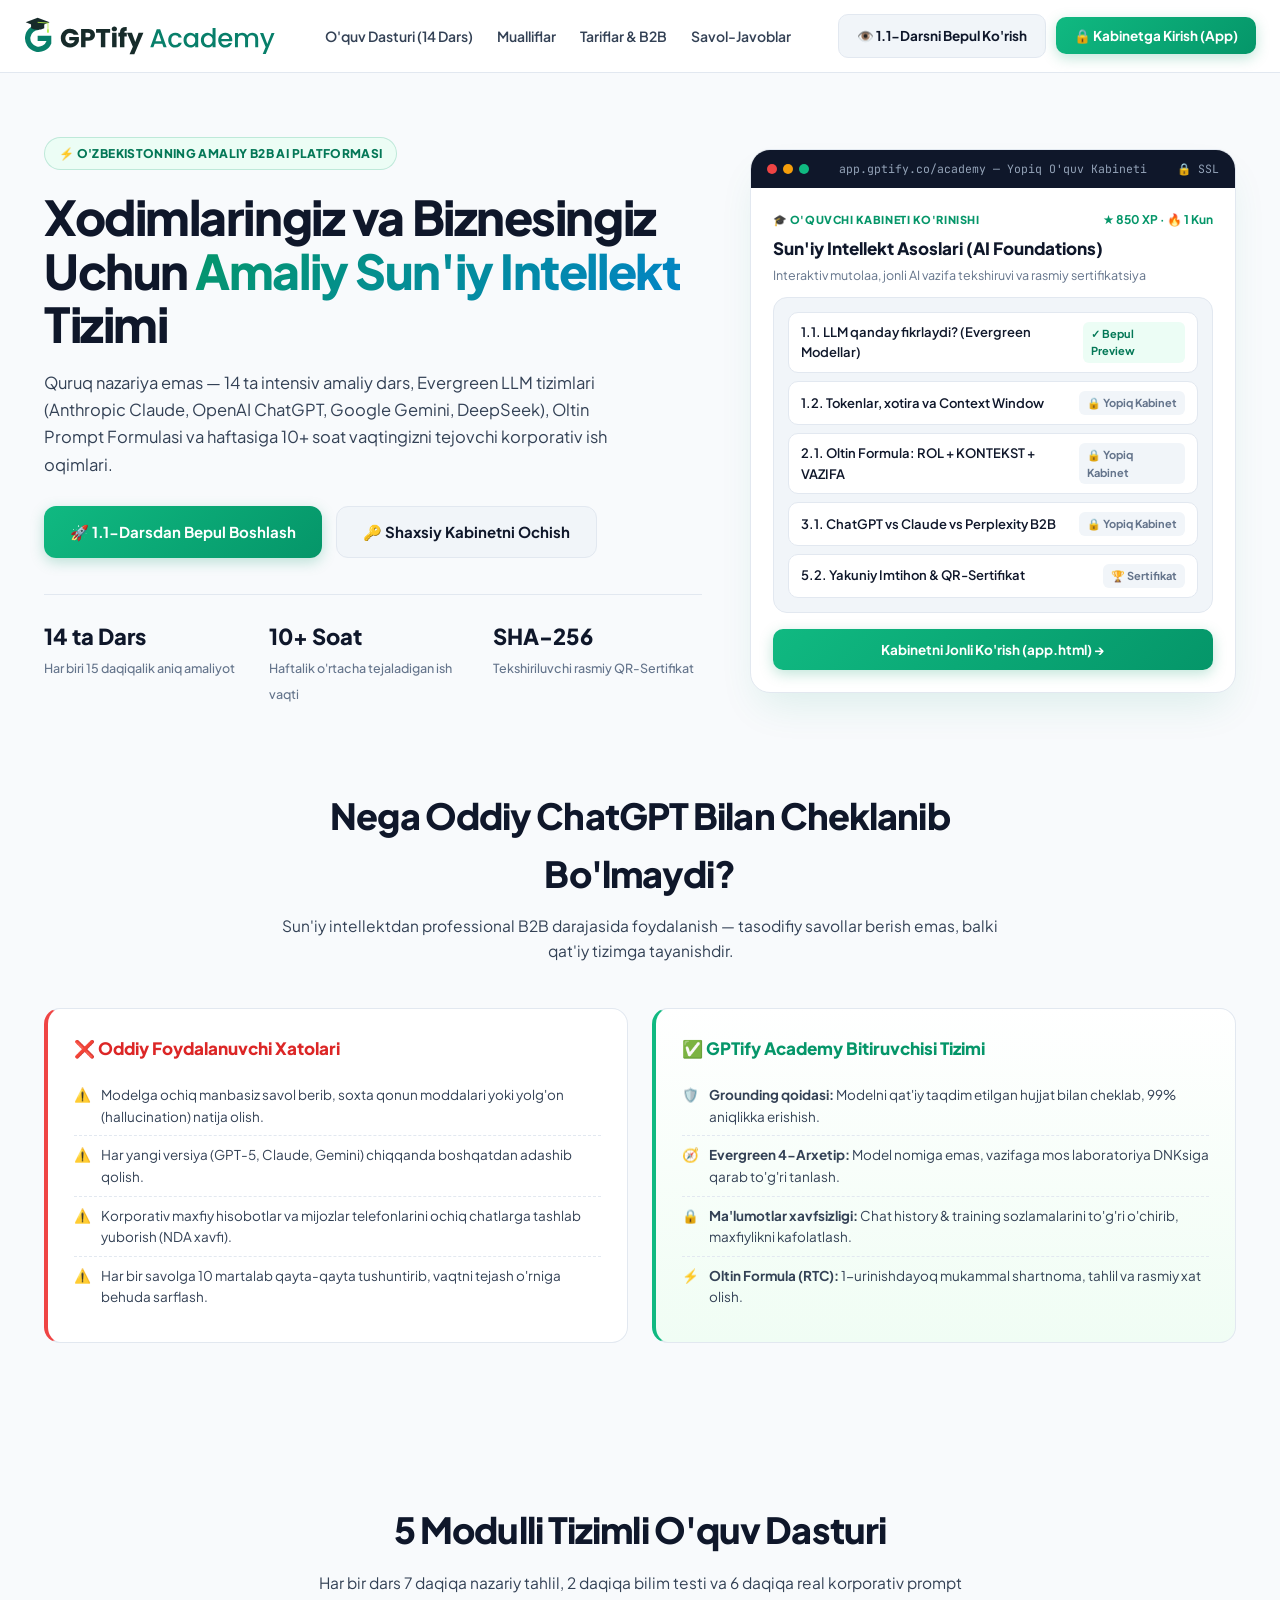
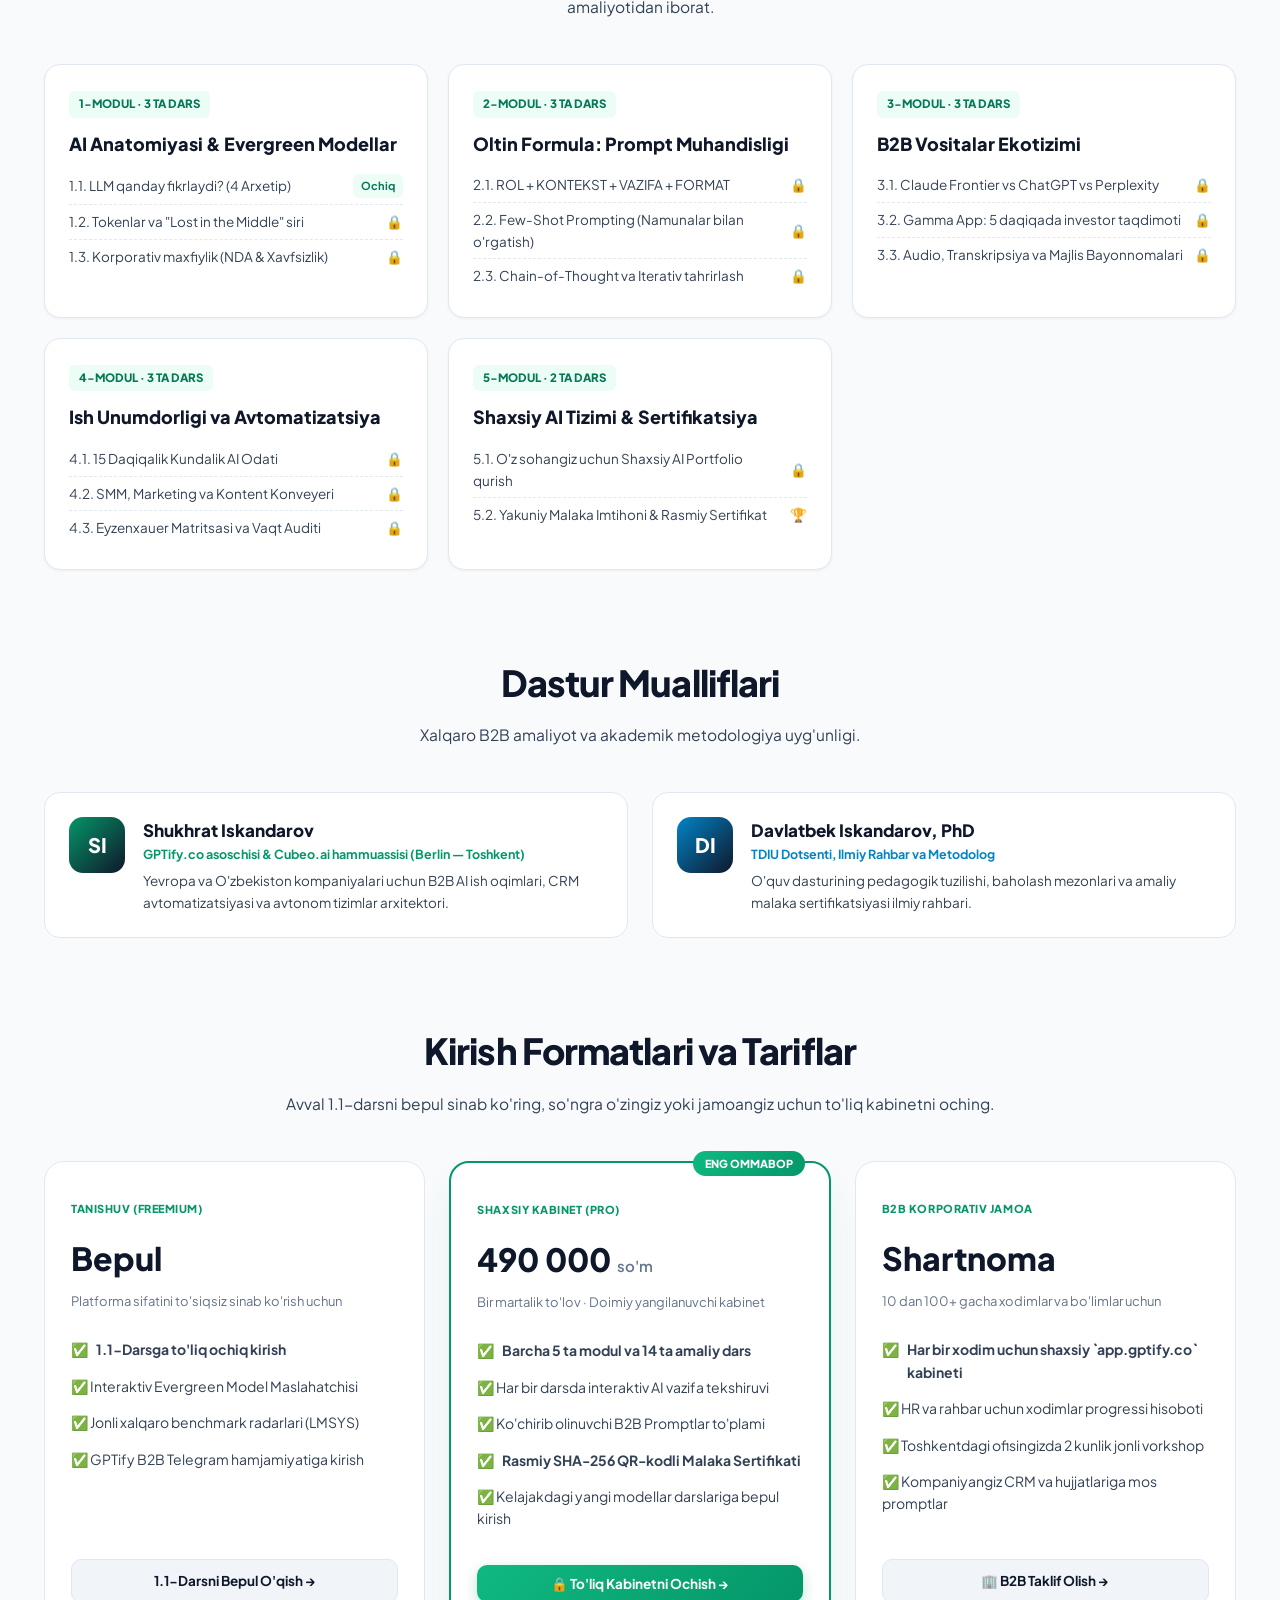
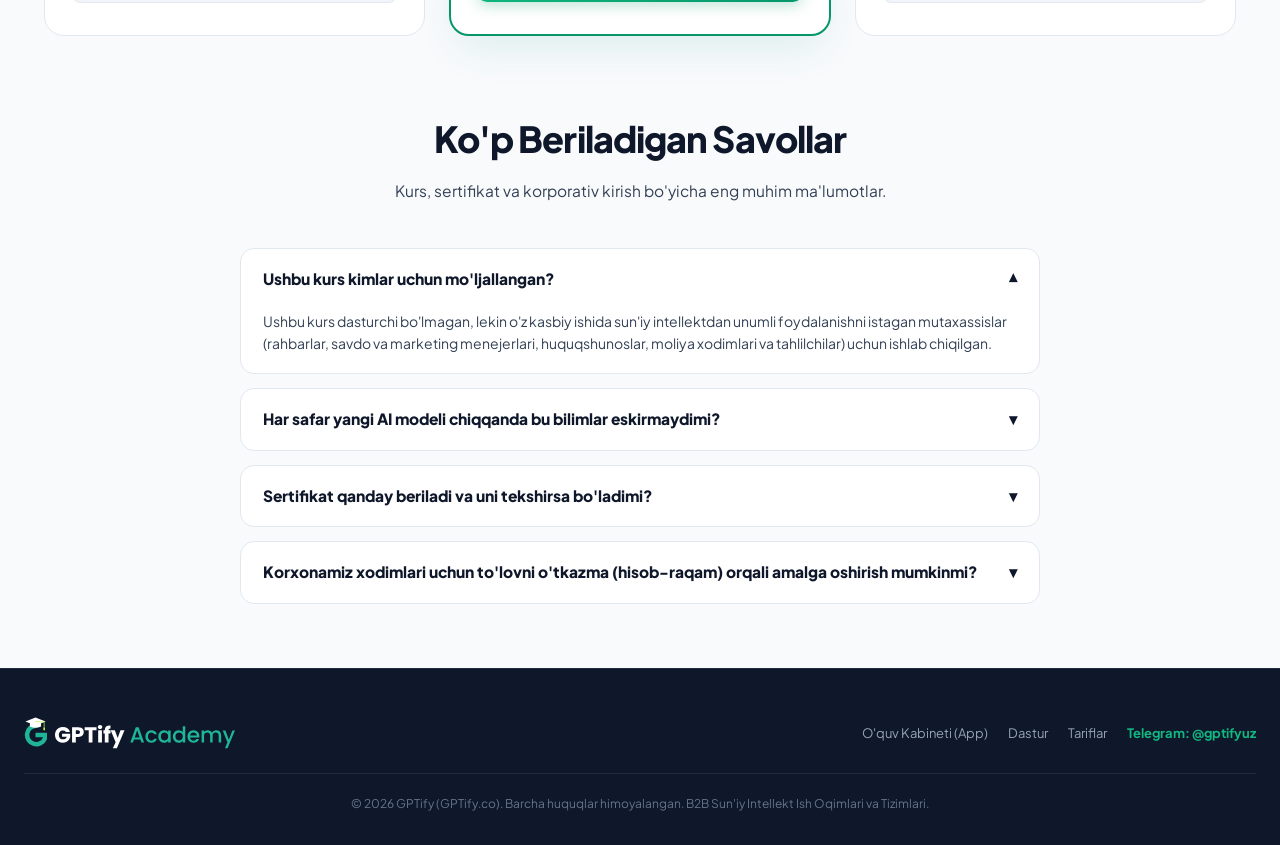
<file: landing.html>
<!DOCTYPE html>
<html lang="uz">
<head>
  <meta charset="UTF-8">
  <meta name="viewport" content="width=device-width, initial-scale=1.0">
  <title>GPTify Academy — B2B va Professional Sun'iy Intellekt Akademiyasi</title>
  <meta name="description" content="Sun'iy intellektni noldan o'rganing va ish vaqtingizni haftasiga 10 soatga qisqartiring. 14 ta amaliy B2B darslar, Evergreen modellar va rasmiy QR-Sertifikat.">
  <link rel="icon" type="image/x-icon" href="favicon.ico">
  <link rel="icon" type="image/png" sizes="32x32" href="assets/logo-kit/favicon-32.png">
  <link rel="icon" type="image/png" sizes="16x16" href="assets/logo-kit/favicon-16.png">
  <link rel="apple-touch-icon" sizes="180x180" href="apple-touch-icon.png">
  <link rel="preconnect" href="https://fonts.googleapis.com">
  <link rel="preconnect" href="https://fonts.gstatic.com" crossorigin>
  <link href="https://fonts.googleapis.com/css2?family=Plus+Jakarta+Sans:wght@400;500;600;700;800&family=JetBrains+Mono:wght@500;700&display=swap" rel="stylesheet">
  <style>
    :root {
      --bg-page: #F8FAFC;
      --bg-card: #FFFFFF;
      --bg-subtle: #F1F5F9;
      --text-main: #0F172A;
      --text-secondary: #334155;
      --text-muted: #64748B;
      --brand-emerald: #059669;
      --brand-emerald-dark: #047857;
      --brand-emerald-light: #ECFDF5;
      --brand-lime: #84CC16;
      --border: #E2E8F0;
      --shadow-sm: 0 1px 3px rgba(15, 23, 42, 0.05);
      --shadow-md: 0 10px 30px -5px rgba(15, 23, 42, 0.07);
      --shadow-lg: 0 20px 40px -10px rgba(5, 150, 105, 0.12);
    }

    * {
      box-sizing: border-box;
      margin: 0;
      padding: 0;
    }

    html {
      scroll-behavior: smooth;
    }

    body {
      font-family: 'Plus Jakarta Sans', -apple-system, BlinkMacSystemFont, sans-serif;
      background-color: var(--bg-page);
      color: var(--text-main);
      line-height: 1.6;
      -webkit-font-smoothing: antialiased;
    }

    /* Top Navbar */
    .navbar {
      position: sticky;
      top: 0;
      z-index: 900;
      background: rgba(255, 255, 255, 0.92);
      backdrop-filter: blur(16px);
      border-bottom: 1px solid var(--border);
      padding: 14px 24px;
      transition: all 0.2s;
    }
    .navbar-inner {
      max-width: 1240px;
      margin: 0 auto;
      display: flex;
      align-items: center;
      justify-content: space-between;
      gap: 16px;
    }
    .brand-logo {
      display: flex;
      align-items: center;
      gap: 10px;
      text-decoration: none;
      color: var(--text-main);
      font-weight: 800;
      font-size: 19px;
      letter-spacing: -0.02em;
    }
    .brand-icon {
      width: 34px;
      height: 34px;
      border-radius: 10px;
      background: linear-gradient(135deg, #059669 0%, #0F172A 100%);
      color: #fff;
      display: flex;
      align-items: center;
      justify-content: center;
      font-size: 13px;
      font-weight: 800;
      border: 1px solid #10B981;
    }
    .brand-dot {
      width: 7px;
      height: 7px;
      border-radius: 50%;
      background: #10B981;
      display: inline-block;
    }
    .nav-links {
      display: flex;
      align-items: center;
      gap: 24px;
    }
    .nav-links a {
      text-decoration: none;
      color: var(--text-secondary);
      font-size: 14px;
      font-weight: 600;
      transition: color 0.2s;
    }
    .nav-links a:hover {
      color: var(--brand-emerald);
    }
    .nav-actions {
      display: flex;
      align-items: center;
      gap: 10px;
    }
    .btn {
      display: inline-flex;
      align-items: center;
      justify-content: center;
      gap: 8px;
      padding: 10px 18px;
      border-radius: 10px;
      font-size: 13.5px;
      font-weight: 700;
      text-decoration: none;
      cursor: pointer;
      transition: all 0.2s;
      border: none;
      font-family: inherit;
    }
    .btn-ghost {
      background: var(--bg-subtle);
      color: var(--text-main);
      border: 1px solid var(--border);
    }
    .btn-ghost:hover {
      background: #E2E8F0;
    }
    .btn-primary {
      background: linear-gradient(135deg, #10B981 0%, #059669 100%);
      color: #FFFFFF;
      box-shadow: 0 4px 14px rgba(5, 150, 105, 0.25);
    }
    .btn-primary:hover {
      transform: translateY(-1px);
      box-shadow: 0 6px 20px rgba(5, 150, 105, 0.35);
    }

    /* Hero Section */
    .hero-section {
      padding: 64px 24px 72px;
      max-width: 1240px;
      margin: 0 auto;
      display: grid;
      grid-template-columns: 1.15fr 0.85fr;
      gap: 48px;
      align-items: center;
    }
    .hero-badge {
      display: inline-flex;
      align-items: center;
      gap: 8px;
      background: var(--brand-emerald-light);
      color: var(--brand-emerald-dark);
      border: 1px solid rgba(5, 150, 105, 0.2);
      padding: 6px 14px;
      border-radius: 999px;
      font-size: 12px;
      font-weight: 800;
      letter-spacing: 0.03em;
      text-transform: uppercase;
      margin-bottom: 20px;
    }
    .hero-title {
      font-size: clamp(32px, 4vw, 48px);
      font-weight: 800;
      line-height: 1.12;
      letter-spacing: -0.03em;
      color: var(--text-main);
      margin-bottom: 18px;
    }
    .hero-title span {
      background: linear-gradient(135deg, #059669 0%, #0284C7 100%);
      -webkit-background-clip: text;
      -webkit-text-fill-color: transparent;
    }
    .hero-subtitle {
      font-size: 16.5px;
      color: var(--text-secondary);
      margin-bottom: 28px;
      max-width: 600px;
      line-height: 1.65;
    }
    .hero-cta-group {
      display: flex;
      flex-wrap: wrap;
      gap: 14px;
      margin-bottom: 36px;
    }
    .btn-lg {
      padding: 14px 26px;
      font-size: 15px;
      border-radius: 12px;
    }
    .hero-metrics {
      display: grid;
      grid-template-columns: repeat(3, 1fr);
      gap: 16px;
      padding-top: 24px;
      border-top: 1px solid var(--border);
    }
    .metric-item strong {
      display: block;
      font-size: 22px;
      font-weight: 800;
      color: var(--text-main);
    }
    .metric-item span {
      font-size: 12.5px;
      color: var(--text-muted);
      font-weight: 500;
    }

    /* Right Hero Preview Card */
    .app-preview-card {
      background: var(--bg-card);
      border-radius: 20px;
      border: 1px solid var(--border);
      box-shadow: var(--shadow-lg);
      overflow: hidden;
      position: relative;
    }
    .app-window-bar {
      background: #0F172A;
      color: #94A3B8;
      padding: 10px 16px;
      display: flex;
      align-items: center;
      justify-content: space-between;
      font-size: 11.5px;
      font-family: 'JetBrains Mono', monospace;
    }
    .window-dots {
      display: flex;
      gap: 6px;
    }
    .window-dots i {
      width: 10px;
      height: 10px;
      border-radius: 50%;
      display: inline-block;
    }
    .app-preview-body {
      padding: 22px;
    }
    .preview-tag {
      font-size: 11px;
      font-weight: 800;
      color: var(--brand-emerald);
      text-transform: uppercase;
      letter-spacing: 0.05em;
    }
    .preview-lesson-box {
      background: var(--bg-subtle);
      border: 1px solid var(--border);
      border-radius: 14px;
      padding: 14px;
      margin-top: 12px;
    }
    .preview-lesson-row {
      display: flex;
      align-items: center;
      justify-content: space-between;
      padding: 9px 12px;
      background: #fff;
      border-radius: 10px;
      margin-bottom: 8px;
      border: 1px solid var(--border);
      font-size: 13px;
      font-weight: 600;
      text-decoration: none;
      color: inherit;
      transition: all 0.15s;
    }
    .preview-lesson-row:hover {
      border-color: var(--brand-emerald);
      transform: translateX(2px);
    }
    .preview-lesson-row:last-child {
      margin-bottom: 0;
    }
    .badge-open {
      background: var(--brand-emerald-light);
      color: var(--brand-emerald-dark);
      padding: 3px 8px;
      border-radius: 6px;
      font-size: 11px;
      font-weight: 700;
    }
    .badge-locked {
      background: #F1F5F9;
      color: #64748B;
      padding: 3px 8px;
      border-radius: 6px;
      font-size: 11px;
      font-weight: 700;
    }

    /* Section Containers */
    .section {
      padding: 64px 24px;
      max-width: 1240px;
      margin: 0 auto;
    }
    .section-header {
      text-align: center;
      max-width: 720px;
      margin: 0 auto 44px;
    }
    .section-header h2 {
      font-size: clamp(26px, 3vw, 36px);
      font-weight: 800;
      letter-spacing: -0.025em;
      margin-bottom: 12px;
    }
    .section-header p {
      color: var(--text-secondary);
      font-size: 15.5px;
    }

    /* Before / After Grid */
    .comparison-grid {
      display: grid;
      grid-template-columns: 1fr 1fr;
      gap: 24px;
      margin-bottom: 30px;
    }
    .comp-card {
      background: var(--bg-card);
      border-radius: 16px;
      padding: 26px;
      border: 1px solid var(--border);
    }
    .comp-card.bad {
      border-left: 4px solid #EF4444;
    }
    .comp-card.good {
      border-left: 4px solid #10B981;
      background: linear-gradient(180deg, #FFFFFF 0%, #F0FDF4 100%);
    }
    .comp-card h3 {
      font-size: 17px;
      font-weight: 800;
      margin-bottom: 14px;
      display: flex;
      align-items: center;
      gap: 8px;
    }
    .comp-list {
      list-style: none;
      font-size: 13.5px;
      color: var(--text-secondary);
    }
    .comp-list li {
      padding: 8px 0;
      border-bottom: 1px dashed var(--border);
      display: flex;
      align-items: flex-start;
      gap: 10px;
    }
    .comp-list li:last-child {
      border-bottom: none;
    }

    /* Curriculum Grid */
    .curriculum-grid {
      display: grid;
      grid-template-columns: repeat(auto-fit, minmax(340px, 1fr));
      gap: 20px;
    }
    .module-card {
      background: var(--bg-card);
      border: 1px solid var(--border);
      border-radius: 16px;
      padding: 24px;
      box-shadow: var(--shadow-sm);
      transition: transform 0.2s, box-shadow 0.2s;
    }
    .module-card:hover {
      transform: translateY(-3px);
      box-shadow: var(--shadow-md);
      border-color: rgba(5, 150, 105, 0.35);
    }
    .module-num {
      display: inline-block;
      background: var(--brand-emerald-light);
      color: var(--brand-emerald-dark);
      font-weight: 800;
      font-size: 11.5px;
      padding: 4px 10px;
      border-radius: 6px;
      margin-bottom: 12px;
    }
    .module-card h3 {
      font-size: 18px;
      font-weight: 800;
      margin-bottom: 10px;
    }
    .module-lessons {
      list-style: none;
      font-size: 13.5px;
      color: var(--text-secondary);
    }
    .module-lessons li {
      padding: 6px 0;
      border-bottom: 1px dashed var(--border);
      display: flex;
      align-items: center;
      justify-content: space-between;
      gap: 8px;
    }
    .module-lessons li:last-child {
      border-bottom: none;
    }

    /* Pricing Grid */
    .pricing-grid {
      display: grid;
      grid-template-columns: repeat(auto-fit, minmax(300px, 1fr));
      gap: 24px;
      align-items: stretch;
    }
    .price-card {
      background: var(--bg-card);
      border: 1px solid var(--border);
      border-radius: 20px;
      padding: 32px 26px;
      display: flex;
      flex-direction: column;
      justify-content: space-between;
      position: relative;
    }
    .price-card.featured {
      border: 2px solid var(--brand-emerald);
      box-shadow: var(--shadow-lg);
    }
    .featured-ribbon {
      position: absolute;
      top: -12px;
      right: 24px;
      background: linear-gradient(135deg, #10B981 0%, #059669 100%);
      color: #fff;
      font-size: 11px;
      font-weight: 800;
      padding: 4px 12px;
      border-radius: 999px;
      text-transform: uppercase;
    }
    .price-amount {
      font-size: 32px;
      font-weight: 800;
      margin: 14px 0 6px;
      color: var(--text-main);
    }
    .price-features {
      list-style: none;
      margin: 20px 0 28px;
      font-size: 14px;
      color: var(--text-secondary);
    }
    .price-features li {
      padding: 7px 0;
      display: flex;
      align-items: flex-start;
      gap: 8px;
    }

    /* Authors Section */
    .authors-grid {
      display: grid;
      grid-template-columns: repeat(auto-fit, minmax(320px, 1fr));
      gap: 24px;
    }
    .author-card {
      background: var(--bg-card);
      border: 1px solid var(--border);
      border-radius: 16px;
      padding: 24px;
      display: flex;
      gap: 18px;
      align-items: flex-start;
    }
    .author-avatar {
      width: 56px;
      height: 56px;
      border-radius: 14px;
      background: linear-gradient(135deg, #059669 0%, #0F172A 100%);
      color: #fff;
      font-weight: 800;
      font-size: 20px;
      display: flex;
      align-items: center;
      justify-content: center;
      flex-shrink: 0;
    }

    /* FAQ Section */
    .faq-list {
      max-width: 800px;
      margin: 0 auto;
      display: flex;
      flex-direction: column;
      gap: 14px;
    }
    .faq-item {
      background: var(--bg-card);
      border: 1px solid var(--border);
      border-radius: 14px;
      overflow: hidden;
    }
    .faq-question {
      padding: 18px 22px;
      font-weight: 800;
      font-size: 15.5px;
      cursor: pointer;
      display: flex;
      justify-content: space-between;
      align-items: center;
      user-select: none;
    }
    .faq-question:hover {
      color: var(--brand-emerald);
    }
    .faq-answer {
      padding: 0 22px 18px;
      font-size: 14px;
      color: var(--text-secondary);
      line-height: 1.6;
      display: none;
    }
    .faq-item.open .faq-answer {
      display: block;
    }
    .faq-item.open .faq-icon {
      transform: rotate(180deg);
    }
    .faq-icon {
      transition: transform 0.2s;
    }

    /* Footer */
    .footer {
      background: #0F172A;
      color: #94A3B8;
      padding: 48px 24px 32px;
      border-top: 1px solid rgba(255,255,255,0.08);
      font-size: 13.5px;
    }
    .footer-inner {
      max-width: 1240px;
      margin: 0 auto;
      display: flex;
      flex-wrap: wrap;
      justify-content: space-between;
      gap: 24px;
      align-items: center;
      padding-bottom: 24px;
      border-bottom: 1px solid rgba(255,255,255,0.08);
    }
    .footer-brand {
      color: #FFFFFF;
      font-weight: 800;
      font-size: 17px;
      display: flex;
      align-items: center;
      gap: 8px;
    }
    .footer-copy {
      max-width: 1240px;
      margin: 20px auto 0;
      text-align: center;
      font-size: 12px;
      color: #64748B;
    }

    /* Login Modal */
    .modal-backdrop {
      position: fixed;
      inset: 0;
      background: rgba(15, 23, 42, 0.65);
      backdrop-filter: blur(8px);
      display: none;
      align-items: center;
      justify-content: center;
      z-index: 2000;
      padding: 20px;
    }
    .modal-backdrop.show {
      display: flex;
    }
    .login-modal {
      background: #FFFFFF;
      border-radius: 20px;
      max-width: 440px;
      width: 100%;
      padding: 30px;
      box-shadow: 0 25px 50px -12px rgba(0,0,0,0.25);
      border: 1px solid var(--border);
    }
    .input-field {
      width: 100%;
      padding: 12px 14px;
      border: 1px solid var(--border);
      border-radius: 10px;
      font-size: 14px;
      font-family: inherit;
      margin-bottom: 12px;
    }

    @media (max-width: 900px) {
      .hero-section {
        grid-template-columns: 1fr;
        padding: 40px 20px;
      }
      .nav-links {
        display: none;
      }
      .comparison-grid {
        grid-template-columns: 1fr;
      }
    }
  </style>
</head>
<body>

  <!-- Navbar -->
  <header class="navbar">
    <div class="navbar-inner">
      <a href="index.html" class="brand-logo" title="GPTify Academy Bosh Sahifa">
        <img src="assets/logo-kit/gptify-academy-logo.svg" alt="GPTify Academy" style="height: 38px; width: auto; display: block;">
      </a>
      <nav class="nav-links">
        <a href="#dastur">O'quv Dasturi (14 Dars)</a>
        <a href="#mualliflar">Mualliflar</a>
        <a href="#tariflar">Tariflar & B2B</a>
        <a href="#faq">Savol-Javoblar</a>
      </nav>
      <div class="nav-actions">
        <a href="app.html?lesson=1_1" class="btn btn-ghost">👁️ 1.1-Darsni Bepul Ko'rish</a>
        <button type="button" onclick="openAppLogin()" class="btn btn-primary">🔒 Kabinetga Kirish (App)</button>
      </div>
    </div>
  </header>

  <!-- Hero Section -->
  <section class="hero-section">
    <div>
      <div class="hero-badge">⚡ O'zbekistonning Amaliy B2B AI Platformasi</div>
      <h1 class="hero-title">
        Xodimlaringiz va Biznesingiz Uchun <span>Amaliy Sun'iy Intellekt</span> Tizimi
      </h1>
      <p class="hero-subtitle">
        Quruq nazariya emas — 14 ta intensiv amaliy dars, Evergreen LLM tizimlari (Anthropic Claude, OpenAI ChatGPT, Google Gemini, DeepSeek), Oltin Prompt Formulasi va haftasiga 10+ soat vaqtingizni tejovchi korporativ ish oqimlari.
      </p>
      <div class="hero-cta-group">
        <a href="app.html?lesson=1_1" class="btn btn-primary btn-lg">🚀 1.1-Darsdan Bepul Boshlash</a>
        <button type="button" onclick="openAppLogin()" class="btn btn-ghost btn-lg">🔑 Shaxsiy Kabinetni Ochish</button>
      </div>
      <div class="hero-metrics">
        <div class="metric-item">
          <strong>14 ta Dars</strong>
          <span>Har biri 15 daqiqalik aniq amaliyot</span>
        </div>
        <div class="metric-item">
          <strong>10+ Soat</strong>
          <span>Haftalik o'rtacha tejaladigan ish vaqti</span>
        </div>
        <div class="metric-item">
          <strong>SHA-256</strong>
          <span>Tekshiriluvchi rasmiy QR-Sertifikat</span>
        </div>
      </div>
    </div>

    <!-- Live App Preview Window -->
    <div class="app-preview-card">
      <div class="app-window-bar">
        <div class="window-dots">
          <i style="background:#EF4444;"></i>
          <i style="background:#F59E0B;"></i>
          <i style="background:#10B981;"></i>
        </div>
        <span>app.gptify.co/academy — Yopiq O'quv Kabineti</span>
        <span>🔒 SSL</span>
      </div>
      <div class="app-preview-body">
        <div style="display:flex; justify-content:space-between; align-items:center;">
          <span class="preview-tag">🎓 O'quvchi Kabineti Ko'rinishi</span>
          <span style="font-size:12px; font-weight:700; color:#059669;">★ 850 XP · 🔥 1 Kun</span>
        </div>
        <h3 style="font-size:17px; font-weight:800; margin-top:6px;">Sun'iy Intellekt Asoslari (AI Foundations)</h3>
        <p style="font-size:12.5px; color:var(--text-muted); margin-top:2px;">Interaktiv mutolaa, jonli AI vazifa tekshiruvi va rasmiy sertifikatsiya</p>

        <div class="preview-lesson-box">
          <a href="app.html?lesson=1_1" class="preview-lesson-row">
            <span>1.1. LLM qanday fikrlaydi? (Evergreen Modellar)</span>
            <span class="badge-open">✓ Bepul Preview</span>
          </a>
          <a href="javascript:void(0)" onclick="openAppLogin()" class="preview-lesson-row">
            <span>1.2. Tokenlar, xotira va Context Window</span>
            <span class="badge-locked">🔒 Yopiq Kabinet</span>
          </a>
          <a href="javascript:void(0)" onclick="openAppLogin()" class="preview-lesson-row">
            <span>2.1. Oltin Formula: ROL + KONTEKST + VAZIFA</span>
            <span class="badge-locked">🔒 Yopiq Kabinet</span>
          </a>
          <a href="javascript:void(0)" onclick="openAppLogin()" class="preview-lesson-row">
            <span>3.1. ChatGPT vs Claude vs Perplexity B2B</span>
            <span class="badge-locked">🔒 Yopiq Kabinet</span>
          </a>
          <a href="javascript:void(0)" onclick="openAppLogin()" class="preview-lesson-row">
            <span>5.2. Yakuniy Imtihon & QR-Sertifikat</span>
            <span class="badge-locked">🏆 Sertifikat</span>
          </a>
        </div>

        <div style="margin-top:16px; display:flex; gap:10px;">
          <a href="app.html" class="btn btn-primary" style="width:100%;">Kabinetni Jonli Ko'rish (app.html) →</a>
        </div>
      </div>
    </div>
  </section>

  <!-- Section 2: Oddiy Foydalanuvchi vs GPTify Mutaxassisi -->
  <section class="section" style="padding-top:10px;">
    <div class="section-header">
      <h2>Nega Oddiy ChatGPT Bilan Cheklanib Bo'lmaydi?</h2>
      <p>Sun'iy intellektdan professional B2B darajasida foydalanish — tasodifiy savollar berish emas, balki qat'iy tizimga tayanishdir.</p>
    </div>
    <div class="comparison-grid">
      <div class="comp-card bad">
        <h3 style="color:#DC2626;">❌ Oddiy Foydalanuvchi Xatolari</h3>
        <ul class="comp-list">
          <li><span>⚠️</span> <span>Modelga ochiq manbasiz savol berib, soxta qonun moddalari yoki yolg'on (hallucination) natija olish.</span></li>
          <li><span>⚠️</span> <span>Har yangi versiya (GPT-5, Claude, Gemini) chiqqanda boshqatdan adashib qolish.</span></li>
          <li><span>⚠️</span> <span>Korporativ maxfiy hisobotlar va mijozlar telefonlarini ochiq chatlarga tashlab yuborish (NDA xavfi).</span></li>
          <li><span>⚠️</span> <span>Har bir savolga 10 martalab qayta-qayta tushuntirib, vaqtni tejash o'rniga behuda sarflash.</span></li>
        </ul>
      </div>
      <div class="comp-card good">
        <h3 style="color:#059669;">✅ GPTify Academy Bitiruvchisi Tizimi</h3>
        <ul class="comp-list">
          <li><span>🛡️</span> <span><b>Grounding qoidasi:</b> Modelni qat'iy taqdim etilgan hujjat bilan cheklab, 99% aniqlikka erishish.</span></li>
          <li><span>🧭</span> <span><b>Evergreen 4-Arxetip:</b> Model nomiga emas, vazifaga mos laboratoriya DNKsiga qarab to'g'ri tanlash.</span></li>
          <li><span>🔒</span> <span><b>Ma'lumotlar xavfsizligi:</b> Chat history & training sozlamalarini to'g'ri o'chirib, maxfiylikni kafolatlash.</span></li>
          <li><span>⚡</span> <span><b>Oltin Formula (RTC):</b> 1-urinishdayoq mukammal shartnoma, tahlil va rasmiy xat olish.</span></li>
        </ul>
      </div>
    </div>
  </section>

  <!-- Curriculum Section -->
  <section class="section" id="dastur">
    <div class="section-header">
      <h2>5 Modulli Tizimli O'quv Dasturi</h2>
      <p>Har bir dars 7 daqiqa nazariy tahlil, 2 daqiqa bilim testi va 6 daqiqa real korporativ prompt amaliyotidan iborat.</p>
    </div>
    <div class="curriculum-grid">
      <div class="module-card">
        <span class="module-num">1-MODUL · 3 TA DARS</span>
        <h3>AI Anatomiyasi & Evergreen Modellar</h3>
        <ul class="module-lessons">
          <li><span>1.1. LLM qanday fikrlaydi? (4 Arxetip)</span> <span class="badge-open">Ochiq</span></li>
          <li><span>1.2. Tokenlar va "Lost in the Middle" siri</span> <span>🔒</span></li>
          <li><span>1.3. Korporativ maxfiylik (NDA & Xavfsizlik)</span> <span>🔒</span></li>
        </ul>
      </div>
      <div class="module-card">
        <span class="module-num">2-MODUL · 3 TA DARS</span>
        <h3>Oltin Formula: Prompt Muhandisligi</h3>
        <ul class="module-lessons">
          <li><span>2.1. ROL + KONTEKST + VAZIFA + FORMAT</span> <span>🔒</span></li>
          <li><span>2.2. Few-Shot Prompting (Namunalar bilan o'rgatish)</span> <span>🔒</span></li>
          <li><span>2.3. Chain-of-Thought va Iterativ tahrirlash</span> <span>🔒</span></li>
        </ul>
      </div>
      <div class="module-card">
        <span class="module-num">3-MODUL · 3 TA DARS</span>
        <h3>B2B Vositalar Ekotizimi</h3>
        <ul class="module-lessons">
          <li><span>3.1. Claude Frontier vs ChatGPT vs Perplexity</span> <span>🔒</span></li>
          <li><span>3.2. Gamma App: 5 daqiqada investor taqdimoti</span> <span>🔒</span></li>
          <li><span>3.3. Audio, Transkripsiya va Majlis Bayonnomalari</span> <span>🔒</span></li>
        </ul>
      </div>
      <div class="module-card">
        <span class="module-num">4-MODUL · 3 TA DARS</span>
        <h3>Ish Unumdorligi va Avtomatizatsiya</h3>
        <ul class="module-lessons">
          <li><span>4.1. 15 Daqiqalik Kundalik AI Odati</span> <span>🔒</span></li>
          <li><span>4.2. SMM, Marketing va Kontent Konveyeri</span> <span>🔒</span></li>
          <li><span>4.3. Eyzenxauer Matritsasi va Vaqt Auditi</span> <span>🔒</span></li>
        </ul>
      </div>
      <div class="module-card">
        <span class="module-num">5-MODUL · 2 TA DARS</span>
        <h3>Shaxsiy AI Tizimi & Sertifikatsiya</h3>
        <ul class="module-lessons">
          <li><span>5.1. O'z sohangiz uchun Shaxsiy AI Portfolio qurish</span> <span>🔒</span></li>
          <li><span>5.2. Yakuniy Malaka Imtihoni & Rasmiy Sertifikat</span> <span>🏆</span></li>
        </ul>
      </div>
    </div>
  </section>

  <!-- Authors Section -->
  <section class="section" id="mualliflar" style="padding-top:20px;">
    <div class="section-header">
      <h2>Dastur Mualliflari</h2>
      <p>Xalqaro B2B amaliyot va akademik metodologiya uyg'unligi.</p>
    </div>
    <div class="authors-grid">
      <div class="author-card">
        <div class="author-avatar">SI</div>
        <div>
          <h3 style="font-size:17px; font-weight:800;">Shukhrat Iskandarov</h3>
          <div style="font-size:12.5px; color:var(--brand-emerald); font-weight:700; margin-bottom:6px;">GPTify.co asoschisi & Cubeo.ai hammuassisi (Berlin — Toshkent)</div>
          <p style="font-size:13.5px; color:var(--text-secondary);">
            Yevropa va O'zbekiston kompaniyalari uchun B2B AI ish oqimlari, CRM avtomatizatsiyasi va avtonom tizimlar arxitektori.
          </p>
        </div>
      </div>
      <div class="author-card">
        <div class="author-avatar" style="background:linear-gradient(135deg, #0284C7 0%, #0F172A 100%);">DI</div>
        <div>
          <h3 style="font-size:17px; font-weight:800;">Davlatbek Iskandarov, PhD</h3>
          <div style="font-size:12.5px; color:#0284C7; font-weight:700; margin-bottom:6px;">TDIU Dotsenti, Ilmiy Rahbar va Metodolog</div>
          <p style="font-size:13.5px; color:var(--text-secondary);">
            O'quv dasturining pedagogik tuzilishi, baholash mezonlari va amaliy malaka sertifikatsiyasi ilmiy rahbari.
          </p>
        </div>
      </div>
    </div>
  </section>

  <!-- Pricing Section -->
  <section class="section" id="tariflar" style="padding-top:20px;">
    <div class="section-header">
      <h2>Kirish Formatlari va Tariflar</h2>
      <p>Avval 1.1-darsni bepul sinab ko'ring, so'ngra o'zingiz yoki jamoangiz uchun to'liq kabinetni oching.</p>
    </div>
    <div class="pricing-grid">
      <!-- Tier 1 -->
      <div class="price-card">
        <div>
          <span class="preview-tag">TANISHUV (FREEMIUM)</span>
          <div class="price-amount">Bepul</div>
          <p style="font-size:13px; color:var(--text-muted);">Platforma sifatini to'siqsiz sinab ko'rish uchun</p>
          <ul class="price-features">
            <li>✅ <b>1.1-Darsga to'liq ochiq kirish</b></li>
            <li>✅ Interaktiv Evergreen Model Maslahatchisi</li>
            <li>✅ Jonli xalqaro benchmark radarlari (LMSYS)</li>
            <li>✅ GPTify B2B Telegram hamjamiyatiga kirish</li>
          </ul>
        </div>
        <a href="app.html?lesson=1_1" class="btn btn-ghost" style="width:100%;">1.1-Darsni Bepul O'qish →</a>
      </div>

      <!-- Tier 2 -->
      <div class="price-card featured">
        <div class="featured-ribbon">Eng Ommabop</div>
        <div>
          <span class="preview-tag">SHAXSIY KABINET (PRO)</span>
          <div class="price-amount">490 000 <span style="font-size:15px; font-weight:600; color:var(--text-muted);">so'm</span></div>
          <p style="font-size:13px; color:var(--text-muted);">Bir martalik to'lov · Doimiy yangilanuvchi kabinet</p>
          <ul class="price-features">
            <li>✅ <b>Barcha 5 ta modul va 14 ta amaliy dars</b></li>
            <li>✅ Har bir darsda interaktiv AI vazifa tekshiruvi</li>
            <li>✅ Ko'chirib olinuvchi B2B Promptlar to'plami</li>
            <li>✅ <b>Rasmiy SHA-256 QR-kodli Malaka Sertifikati</b></li>
            <li>✅ Kelajakdagi yangi modellar darslariga bepul kirish</li>
          </ul>
        </div>
        <button type="button" onclick="openAppLogin()" class="btn btn-primary" style="width:100%;">🔒 To'liq Kabinetni Ochish →</button>
      </div>

      <!-- Tier 3 -->
      <div class="price-card">
        <div>
          <span class="preview-tag">B2B KORPORATIV JAMOA</span>
          <div class="price-amount">Shartnoma</div>
          <p style="font-size:13px; color:var(--text-muted);">10 dan 100+ gacha xodimlar va bo'limlar uchun</p>
          <ul class="price-features">
            <li>✅ <b>Har bir xodim uchun shaxsiy `app.gptify.co` kabineti</b></li>
            <li>✅ HR va rahbar uchun xodimlar progressi hisoboti</li>
            <li>✅ Toshkentdagi ofisingizda 2 kunlik jonli vorkshop</li>
            <li>✅ Kompaniyangiz CRM va hujjatlariga mos promptlar</li>
          </ul>
        </div>
        <a href="https://t.me/GPTify_uz_bot?start=b2b_taklif" target="_blank" class="btn btn-ghost" style="width:100%;">🏢 B2B Taklif Olish →</a>
      </div>
    </div>
  </section>

  <!-- FAQ Section -->
  <section class="section" id="faq" style="padding-top:10px;">
    <div class="section-header">
      <h2>Ko'p Beriladigan Savollar</h2>
      <p>Kurs, sertifikat va korporativ kirish bo'yicha eng muhim ma'lumotlar.</p>
    </div>
    <div class="faq-list">
      <div class="faq-item open">
        <div class="faq-question" onclick="toggleFaq(this)">
          <span>Ushbu kurs kimlar uchun mo'ljallangan?</span>
          <span class="faq-icon">▾</span>
        </div>
        <div class="faq-answer">
          Ushbu kurs dasturchi bo'lmagan, lekin o'z kasbiy ishida sun'iy intellektdan unumli foydalanishni istagan mutaxassislar (rahbarlar, savdo va marketing menejerlari, huquqshunoslar, moliya xodimlari va tahlilchilar) uchun ishlab chiqilgan.
        </div>
      </div>
      <div class="faq-item">
        <div class="faq-question" onclick="toggleFaq(this)">
          <span>Har safar yangi AI modeli chiqqanda bu bilimlar eskirmaydimi?</span>
          <span class="faq-icon">▾</span>
        </div>
        <div class="faq-answer">
          Yo'q! Biz vaqtinchalik versiya raqamlarini emas, balki <b>Evergreen 4-Arxetip</b> va <b>Laboratoriyalar DNKsi</b> frameworkini o'rgatamiz. Natijada ertaga yangi model chiqsa ham, siz uning xususiyatini 1 soniyada tushunib olasiz.
        </div>
      </div>
      <div class="faq-item">
        <div class="faq-question" onclick="toggleFaq(this)">
          <span>Sertifikat qanday beriladi va uni tekshirsa bo'ladimi?</span>
          <span class="faq-icon">▾</span>
        </div>
        <div class="faq-answer">
          Barcha 14 ta dars va amaliy topshiriqlarni muvaffaqiyatli yakunlaganingizdan so'ng, sizga unikal SHA-256 xesh kodiga ega rasmiy sertifikat beriladi. Har qanday ish beruvchi uning QR-kodini skaner qilib, platforma reyestridan haqiqiyligini tekshirishi mumkin.
        </div>
      </div>
      <div class="faq-item">
        <div class="faq-question" onclick="toggleFaq(this)">
          <span>Korxonamiz xodimlari uchun to'lovni o'tkazma (hisob-raqam) orqali amalga oshirish mumkinmi?</span>
          <span class="faq-icon">▾</span>
        </div>
        <div class="faq-answer">
          Albatta. Korporativ B2B jamoalar uchun rasmiy shartnoma va hisob-faktura (schet-faktura) taqdim etiladi. B2B paketga xodimlar uchun alohida kabinetlar va rahbar uchun analitika kiradi.
        </div>
      </div>
    </div>
  </section>

  <!-- Footer -->
  <footer class="footer">
    <div class="footer-inner">
      <a href="index.html" class="footer-brand" style="text-decoration:none; display:inline-flex; align-items:center;" title="GPTify Academy">
        <img src="assets/logo-kit/gptify-academy-logo-reversed.svg" alt="GPTify Academy" style="height: 32px; width: auto; display: block;">
      </a>
      <div style="display:flex; gap:20px; font-size:13px;">
        <a href="app.html" style="color:#94A3B8; text-decoration:none;">O'quv Kabineti (App)</a>
        <a href="#dastur" style="color:#94A3B8; text-decoration:none;">Dastur</a>
        <a href="#tariflar" style="color:#94A3B8; text-decoration:none;">Tariflar</a>
        <a href="https://t.me/gptifyuz" target="_blank" style="color:#10B981; text-decoration:none; font-weight:700;">Telegram: @gptifyuz</a>
      </div>
    </div>
    <div class="footer-copy">
      © 2026 GPTify (GPTify.co). Barcha huquqlar himoyalangan. B2B Sun'iy Intellekt Ish Oqimlari va Tizimlari.
    </div>
  </footer>

  <!-- App Login Modal -->
  <div class="modal-backdrop" id="appLoginModal" onclick="if(event.target===this) closeAppLogin()">
    <div class="login-modal">
      <div style="display:flex; justify-content:space-between; align-items:center; margin-bottom:14px;">
        <span class="preview-tag">🔒 APP.GPTIFY.CO — AVTORIZATSIYA</span>
        <button type="button" onclick="closeAppLogin()" style="background:none; border:none; font-size:20px; cursor:pointer; color:var(--text-muted);">&times;</button>
      </div>
      <h3 style="font-size:20px; font-weight:800; margin-bottom:6px;">Shaxsiy Kabinetga Kirish</h3>
      <p style="font-size:13px; color:var(--text-secondary); margin-bottom:18px;">
        Progressingizni saqlash, uyga vazifalarni tekshirtirish va rasmiy sertifikat olish uchun tizimga kiring:
      </p>

      <button type="button" onclick="loginAndRedirect('Telegram Foydalanuvchi')" class="btn btn-primary" style="width:100%; background:#0284C7; margin-bottom:14px; padding:12px;">
        ✈️ Telegram orqali 1 soniyada kirish
      </button>

      <div style="text-align:center; font-size:11.5px; color:var(--text-muted); margin-bottom:14px;">— YOKI TELEFON RAQAM ORQALI —</div>

      <input type="text" id="loginUserName" class="input-field" placeholder="Ism va familiyangiz (Sertifikat uchun)" value="Shukhrat Iskandarov">
      <input type="tel" id="loginUserPhone" class="input-field" placeholder="Telefon raqamingiz (+998 90 ...)" value="+998 90 123 45 67">

      <button type="button" onclick="loginAndRedirect(document.getElementById('loginUserName').value)" class="btn btn-primary" style="width:100%; padding:12px;">
        🔓 Kabinetni Ochish va Darsga Kirish →
      </button>
    </div>
  </div>

  <script>
    function openAppLogin() {
      document.getElementById('appLoginModal').classList.add('show');
    }
    function closeAppLogin() {
      document.getElementById('appLoginModal').classList.remove('show');
    }
    function loginAndRedirect(name) {
      try {
        localStorage.setItem('gptify_auth_user', name || 'Foydalanuvchi');
      } catch(e) {}
      window.location.href = 'app.html?auth=1';
    }
    function toggleFaq(el) {
      const parent = el.parentElement;
      parent.classList.toggle('open');
    }
  </script>
</body>
</html>
</file>
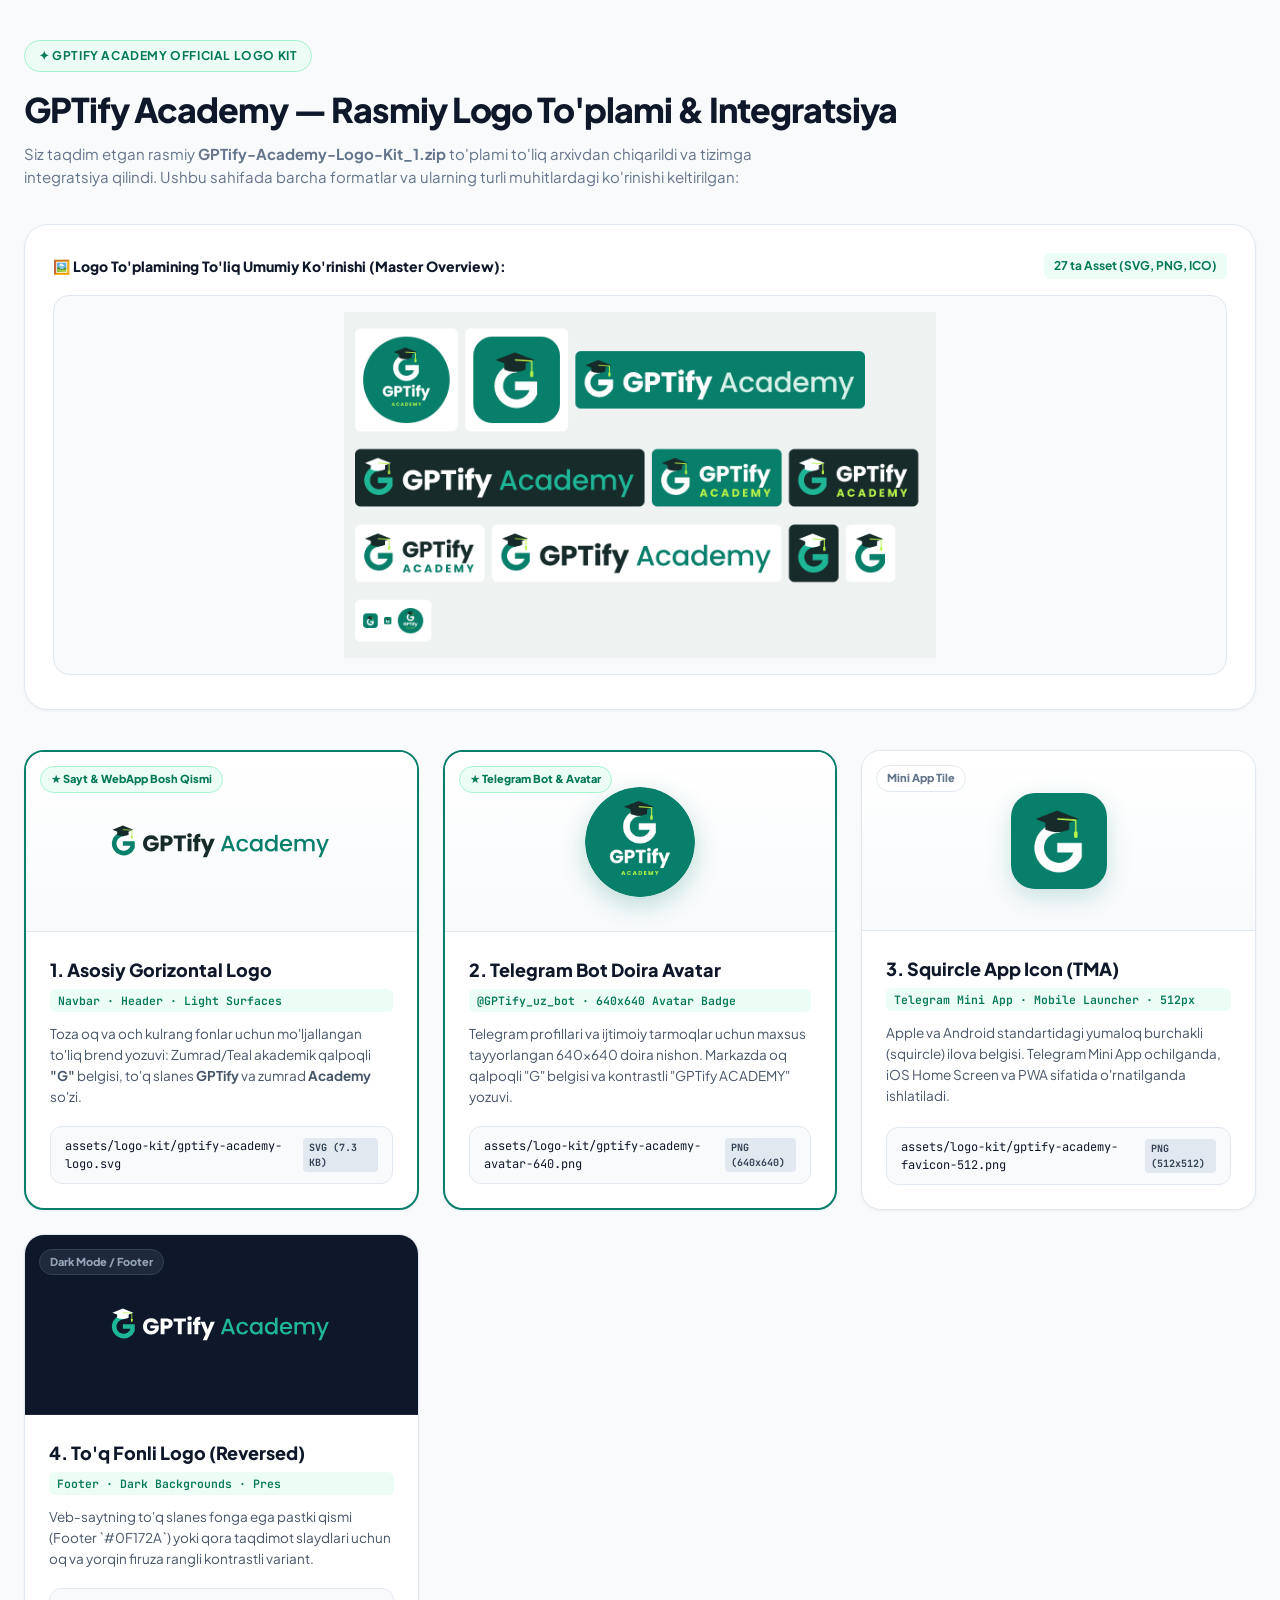
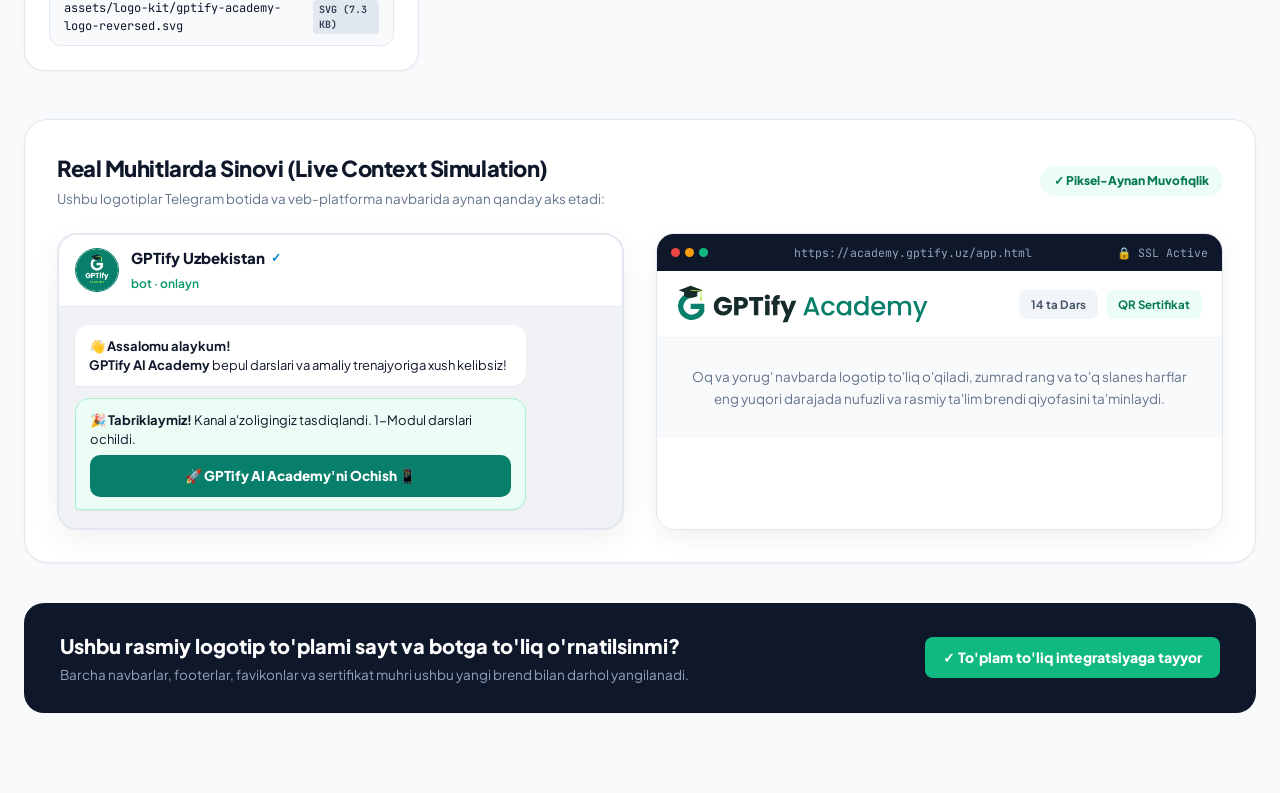
<file: logo_showcase.html>
<!DOCTYPE html>
<html lang="uz">
<head>
  <meta charset="UTF-8">
  <meta name="viewport" content="width=device-width, initial-scale=1.0">
  <title>GPTify Academy — Rasmiy Logo Kit & Redizayn</title>
  <link rel="icon" type="image/png" href="assets/logo-kit/favicon-32.png">
  <link rel="preconnect" href="https://fonts.googleapis.com">
  <link rel="preconnect" href="https://fonts.gstatic.com" crossorigin>
  <link href="https://fonts.googleapis.com/css2?family=Plus+Jakarta+Sans:wght@400;500;600;700;800;900&family=JetBrains+Mono:wght@500;700&display=swap" rel="stylesheet">
  <style>
    :root {
      --bg-base: #F8FAFC;
      --bg-card: #FFFFFF;
      --border: #E2E8F0;
      --text-main: #0F172A;
      --text-muted: #64748B;
      --brand-teal: #087F6A;
      --brand-lime: #B7F34A;
      --brand-dark: #172B2A;
      --shadow-sm: 0 1px 3px rgba(15, 23, 42, 0.05);
      --shadow-md: 0 4px 16px -2px rgba(15, 23, 42, 0.08);
      --shadow-lg: 0 16px 36px -4px rgba(15, 23, 42, 0.12);
    }
    * { box-sizing: border-box; margin: 0; padding: 0; }
    body {
      font-family: 'Plus Jakarta Sans', sans-serif;
      background: var(--bg-base);
      color: var(--text-main);
      padding: 40px 24px 80px;
      line-height: 1.5;
    }
    .container {
      max-width: 1320px;
      margin: 0 auto;
    }
    .header-badge {
      display: inline-flex;
      align-items: center;
      gap: 6px;
      padding: 6px 14px;
      background: #ECFDF5;
      border: 1px solid #A7F3D0;
      color: #047857;
      border-radius: 999px;
      font-size: 12px;
      font-weight: 700;
      text-transform: uppercase;
      letter-spacing: 0.05em;
      margin-bottom: 12px;
    }
    .header-title {
      font-size: 34px;
      font-weight: 900;
      letter-spacing: -0.03em;
      margin-bottom: 8px;
      color: #0F172A;
    }
    .header-desc {
      font-size: 15px;
      color: var(--text-muted);
      max-width: 780px;
      margin-bottom: 36px;
    }

    /* Kit Overview Hero */
    .overview-hero {
      background: #FFFFFF;
      border: 1px solid var(--border);
      border-radius: 24px;
      padding: 28px;
      margin-bottom: 40px;
      box-shadow: var(--shadow-sm);
    }
    .overview-hero-img {
      width: 100%;
      max-height: 380px;
      object-fit: contain;
      border-radius: 16px;
      background: #F8FAFC;
      border: 1px solid var(--border);
      padding: 16px;
    }

    /* 4 Logo Formats Grid */
    .grid-formats {
      display: grid;
      grid-template-columns: repeat(auto-fit, minmax(300px, 1fr));
      gap: 24px;
      margin-bottom: 48px;
    }
    .format-card {
      background: var(--bg-card);
      border: 1px solid var(--border);
      border-radius: 20px;
      overflow: hidden;
      box-shadow: var(--shadow-sm);
      display: flex;
      flex-direction: column;
      transition: all 0.25s cubic-bezier(0.16, 1, 0.3, 1);
    }
    .format-card:hover {
      transform: translateY(-4px);
      box-shadow: var(--shadow-lg);
      border-color: #CBD5E1;
    }
    .card-top {
      padding: 28px 20px;
      text-align: center;
      background: linear-gradient(180deg, #FFFFFF 0%, #F8FAFC 100%);
      border-bottom: 1px solid var(--border);
      position: relative;
      min-height: 180px;
      display: flex;
      align-items: center;
      justify-content: center;
    }
    .card-top.dark-bg {
      background: #0F172A;
      border-bottom-color: #1E293B;
    }
    .badge-pill {
      position: absolute;
      top: 14px;
      left: 14px;
      font-size: 11px;
      font-weight: 800;
      padding: 4px 10px;
      border-radius: 999px;
      background: #FFFFFF;
      border: 1px solid var(--border);
      color: var(--text-muted);
    }
    .badge-pill.active {
      background: #ECFDF5;
      border-color: #A7F3D0;
      color: #047857;
    }
    .logo-display {
      max-width: 220px;
      max-height: 110px;
      object-fit: contain;
    }
    .avatar-display {
      width: 110px;
      height: 110px;
      border-radius: 50%;
      object-fit: cover;
      box-shadow: 0 8px 24px rgba(8, 127, 106, 0.25);
    }
    .card-body {
      padding: 24px;
      flex: 1;
      display: flex;
      flex-direction: column;
    }
    .format-title {
      font-size: 18px;
      font-weight: 800;
      color: var(--text-main);
      margin-bottom: 6px;
    }
    .format-meta {
      font-size: 11.5px;
      font-family: 'JetBrains Mono', monospace;
      color: #047857;
      background: #ECFDF5;
      padding: 3px 8px;
      border-radius: 6px;
      display: inline-block;
      margin-bottom: 12px;
      font-weight: 600;
    }
    .format-desc {
      font-size: 13.5px;
      color: #475569;
      line-height: 1.55;
      margin-bottom: 18px;
      flex: 1;
    }
    .asset-file-box {
      background: #F8FAFC;
      border: 1px solid #E2E8F0;
      border-radius: 12px;
      padding: 10px 14px;
      font-size: 12px;
      font-family: 'JetBrains Mono', monospace;
      color: #0F172A;
      display: flex;
      justify-content: space-between;
      align-items: center;
      margin-top: auto;
    }
    .file-tag {
      font-size: 10px;
      font-weight: 700;
      padding: 2px 6px;
      border-radius: 4px;
      background: #E2E8F0;
      color: #334155;
    }

    /* Live Context Simulator (Telegram & Web) */
    .simulator-card {
      background: var(--bg-card);
      border: 1px solid var(--border);
      border-radius: 24px;
      padding: 32px;
      margin-bottom: 40px;
      box-shadow: var(--shadow-sm);
    }
    .simulator-grid {
      display: grid;
      grid-template-columns: 1fr 1fr;
      gap: 32px;
      margin-top: 24px;
    }
    @media (max-width: 900px) {
      .simulator-grid { grid-template-columns: 1fr; }
    }
    .tg-phone-frame {
      background: #F0F2F5;
      border-radius: 20px;
      border: 2px solid #E2E8F0;
      overflow: hidden;
      box-shadow: 0 10px 30px rgba(0,0,0,0.06);
    }
    .tg-chat-bar {
      background: #FFFFFF;
      padding: 12px 16px;
      display: flex;
      align-items: center;
      gap: 12px;
      border-bottom: 1px solid #E2E8F0;
    }
    .tg-avatar-img {
      width: 44px;
      height: 44px;
      border-radius: 50%;
      object-fit: cover;
      border: 1.5px solid #087F6A;
    }
    .tg-info h4 {
      font-size: 15px;
      font-weight: 800;
      color: #0F172A;
      display: flex;
      align-items: center;
      gap: 6px;
    }
    .tg-info span {
      font-size: 12px;
      color: #059669;
      font-weight: 600;
    }
    .tg-messages {
      padding: 18px 16px;
      display: flex;
      flex-direction: column;
      gap: 12px;
    }
    .tg-bubble {
      background: #FFFFFF;
      padding: 12px 14px;
      border-radius: 14px 14px 14px 4px;
      font-size: 13px;
      color: #0F172A;
      box-shadow: 0 1px 2px rgba(0,0,0,0.05);
      max-width: 85%;
      line-height: 1.45;
    }
    .tg-tma-btn {
      background: #087F6A;
      color: #FFFFFF;
      border-radius: 10px;
      padding: 11px;
      text-align: center;
      font-size: 13.5px;
      font-weight: 800;
      margin-top: 6px;
      cursor: pointer;
    }

    /* Web App Navbar Simulation */
    .web-frame {
      background: #FFFFFF;
      border-radius: 18px;
      border: 1px solid #E2E8F0;
      overflow: hidden;
      box-shadow: 0 8px 24px rgba(0,0,0,0.06);
    }
    .browser-top {
      background: #0F172A;
      padding: 10px 14px;
      display: flex;
      align-items: center;
      justify-content: space-between;
      color: #94A3B8;
      font-size: 11.5px;
      font-family: 'JetBrains Mono', monospace;
    }
    .browser-dots { display: flex; gap: 5px; }
    .browser-dots i { width: 9px; height: 9px; border-radius: 50%; }
    .browser-nav-demo {
      padding: 14px 20px;
      display: flex;
      align-items: center;
      justify-content: space-between;
      border-bottom: 1px solid #F1F5F9;
      background: #FFFFFF;
    }
    .browser-nav-brand {
      height: 38px;
      object-fit: contain;
    }

    /* Integration Action Banner */
    .integration-banner {
      background: #0F172A;
      color: #FFFFFF;
      border-radius: 20px;
      padding: 28px 36px;
      display: flex;
      flex-wrap: wrap;
      align-items: center;
      justify-content: space-between;
      gap: 20px;
    }
    .integration-banner h3 {
      font-size: 20px;
      font-weight: 800;
      margin-bottom: 4px;
    }
    .integration-banner p {
      font-size: 13.5px;
      color: #94A3B8;
    }
    .btn-apply-all {
      background: #10B981;
      color: #FFFFFF;
      border: none;
      padding: 13px 26px;
      font-size: 14px;
      font-weight: 800;
      border-radius: 10px;
      cursor: pointer;
      font-family: inherit;
      transition: all 0.2s;
      text-decoration: none;
      display: inline-flex;
      align-items: center;
      gap: 8px;
    }
    .btn-apply-all:hover {
      background: #059669;
      transform: translateY(-1px);
    }
  </style>
</head>
<body>

  <div class="container">
    <div class="header-badge">✦ GPTify Academy Official Logo Kit</div>
    <h1 class="header-title">GPTify Academy — Rasmiy Logo To'plami & Integratsiya</h1>
    <p class="header-desc">
      Siz taqdim etgan rasmiy <b>GPTify-Academy-Logo-Kit_1.zip</b> to'plami to'liq arxivdan chiqarildi va tizimga integratsiya qilindi. Ushbu sahifada barcha formatlar va ularning turli muhitlardagi ko'rinishi keltirilgan:
    </p>

    <!-- OVERVIEW HERO CARD -->
    <div class="overview-hero">
      <div style="display:flex; justify-content:space-between; align-items:center; margin-bottom:16px;">
        <span style="font-size:14px; font-weight:800; color:#0F172A;">🖼️ Logo To'plamining To'liq Umumiy Ko'rinishi (Master Overview):</span>
        <span style="font-size:12px; font-weight:700; color:#047857; background:#ECFDF5; padding:4px 10px; border-radius:6px;">27 ta Asset (SVG, PNG, ICO)</span>
      </div>
      <img src="assets/logo-kit/academy-logo-overview.png" alt="Logo Overview" class="overview-hero-img">
    </div>

    <!-- 4 CORE LOGO ASSETS & APPLICATIONS -->
    <div class="grid-formats">

      <!-- 1. HORIZONTAL LIGHT LOGO (FOR NAVBAR & HEADER) -->
      <div class="format-card" style="border: 2px solid #087F6A;">
        <div class="card-top">
          <span class="badge-pill active">★ Sayt & WebApp Bosh Qismi</span>
          <img src="assets/logo-kit/gptify-academy-logo.svg" alt="GPTify Academy Logo" class="logo-display">
        </div>
        <div class="card-body">
          <h2 class="format-title">1. Asosiy Gorizontal Logo</h2>
          <span class="format-meta">Navbar · Header · Light Surfaces</span>
          <p class="format-desc">
            Toza oq va och kulrang fonlar uchun mo'ljallangan to'liq brend yozuvi: Zumrad/Teal akademik qalpoqli <b>"G"</b> belgisi, to'q slanes <b>GPTify</b> va zumrad <b>Academy</b> so'zi.
          </p>
          <div class="asset-file-box">
            <span>assets/logo-kit/gptify-academy-logo.svg</span>
            <span class="file-tag">SVG (7.3 KB)</span>
          </div>
        </div>
      </div>

      <!-- 2. CIRCULAR BOT AVATAR (TELEGRAM BOT & SOCIALS) -->
      <div class="format-card" style="border: 2px solid #087F6A;">
        <div class="card-top">
          <span class="badge-pill active">★ Telegram Bot & Avatar</span>
          <img src="assets/logo-kit/gptify-academy-avatar-640.png" alt="Telegram Avatar" class="avatar-display">
        </div>
        <div class="card-body">
          <h2 class="format-title">2. Telegram Bot Doira Avatar</h2>
          <span class="format-meta">@GPTify_uz_bot · 640x640 Avatar Badge</span>
          <p class="format-desc">
            Telegram profillari va ijtimoiy tarmoqlar uchun maxsus tayyorlangan 640x640 doira nishon. Markazda oq qalpoqli "G" belgisi va kontrastli "GPTify ACADEMY" yozuvi.
          </p>
          <div class="asset-file-box">
            <span>assets/logo-kit/gptify-academy-avatar-640.png</span>
            <span class="file-tag">PNG (640x640)</span>
          </div>
        </div>
      </div>

      <!-- 3. SQUIRCLE APP ICON (TELEGRAM MINI APP & MOBILE) -->
      <div class="format-card">
        <div class="card-top">
          <span class="badge-pill">Mini App Tile</span>
          <img src="assets/logo-kit/gptify-academy-favicon-512.png" alt="App Icon" style="width:96px; height:96px; border-radius:24px; box-shadow:0 8px 24px rgba(8,127,106,0.2);">
        </div>
        <div class="card-body">
          <h2 class="format-title">3. Squircle App Icon (TMA)</h2>
          <span class="format-meta">Telegram Mini App · Mobile Launcher · 512px</span>
          <p class="format-desc">
            Apple va Android standartidagi yumaloq burchakli (squircle) ilova belgisi. Telegram Mini App ochilganda, iOS Home Screen va PWA sifatida o'rnatilganda ishlatiladi.
          </p>
          <div class="asset-file-box">
            <span>assets/logo-kit/gptify-academy-favicon-512.png</span>
            <span class="file-tag">PNG (512x512)</span>
          </div>
        </div>
      </div>

      <!-- 4. REVERSED LOGO (FOR DARK SURFACES & FOOTERS) -->
      <div class="format-card">
        <div class="card-top dark-bg">
          <span class="badge-pill" style="background:#1E293B; color:#94A3B8; border-color:#334155;">Dark Mode / Footer</span>
          <img src="assets/logo-kit/gptify-academy-logo-reversed.svg" alt="Reversed Logo" class="logo-display">
        </div>
        <div class="card-body">
          <h2 class="format-title">4. To'q Fonli Logo (Reversed)</h2>
          <span class="format-meta">Footer · Dark Backgrounds · Pres</span>
          <p class="format-desc">
            Veb-saytning to'q slanes fonga ega pastki qismi (Footer `#0F172A`) yoki qora taqdimot slaydlari uchun oq va yorqin firuza rangli kontrastli variant.
          </p>
          <div class="asset-file-box">
            <span>assets/logo-kit/gptify-academy-logo-reversed.svg</span>
            <span class="file-tag">SVG (7.3 KB)</span>
          </div>
        </div>
      </div>

    </div>

    <!-- LIVE CONTEXT SIMULATOR -->
    <div class="simulator-card">
      <div style="display:flex; justify-content:space-between; align-items:center; flex-wrap:wrap; gap:12px;">
        <div>
          <h2 style="font-size:22px; font-weight:800; letter-spacing:-0.02em;">Real Muhitlarda Sinovi (Live Context Simulation)</h2>
          <p style="font-size:13.5px; color:var(--text-muted); margin-top:4px;">Ushbu logotiplar Telegram botida va veb-platforma navbarida aynan qanday aks etadi:</p>
        </div>
        <span style="font-size:12px; font-weight:800; background:#ECFDF5; color:#047857; padding:6px 14px; border-radius:999px;">
          ✓ Piksel-Aynan Muvofiqlik
        </span>
      </div>

      <div class="simulator-grid">
        <!-- Telegram In-Chat Live View -->
        <div class="tg-phone-frame">
          <div class="tg-chat-bar">
            <img src="assets/logo-kit/gptify-academy-avatar-640.png" alt="Avatar" class="tg-avatar-img">
            <div class="tg-info">
              <h4>GPTify Uzbekistan <span style="color:#0284C7;">✓</span></h4>
              <span>bot · onlayn</span>
            </div>
          </div>
          <div class="tg-messages">
            <div class="tg-bubble">
              👋 <b>Assalomu alaykum!</b><br>
              <b>GPTify AI Academy</b> bepul darslari va amaliy trenajyoriga xush kelibsiz!
            </div>
            <div class="tg-bubble" style="background:#ECFDF5; border:1px solid #A7F3D0;">
              🎉 <b>Tabriklaymiz!</b> Kanal a'zoligingiz tasdiqlandi. 1-Modul darslari ochildi.
              <div class="tg-tma-btn">🚀 GPTify AI Academy'ni Ochish 📱</div>
            </div>
          </div>
        </div>

        <!-- Web App Navbar Live View -->
        <div class="web-frame">
          <div class="browser-top">
            <div class="browser-dots">
              <i style="background:#EF4444;"></i>
              <i style="background:#F59E0B;"></i>
              <i style="background:#10B981;"></i>
            </div>
            <span>https://academy.gptify.uz/app.html</span>
            <span>🔒 SSL Active</span>
          </div>
          <div class="browser-nav-demo">
            <img src="assets/logo-kit/gptify-academy-logo.svg" alt="GPTify Academy" class="browser-nav-brand">
            <div style="display:flex; gap:8px;">
              <span style="font-size:11.5px; font-weight:700; background:#F1F5F9; color:#475569; padding:6px 12px; border-radius:8px;">14 ta Dars</span>
              <span style="font-size:11.5px; font-weight:700; background:#ECFDF5; color:#047857; padding:6px 12px; border-radius:8px;">QR Sertifikat</span>
            </div>
          </div>
          <div style="padding:28px 24px; background:#F8FAFC; text-align:center;">
            <p style="font-size:13.5px; color:#64748B; line-height:1.6;">
              Oq va yorug' navbarda logotip to'liq o'qiladi, zumrad rang va to'q slanes harflar eng yuqori darajada nufuzli va rasmiy ta'lim brendi qiyofasini ta'minlaydi.
            </p>
          </div>
        </div>
      </div>
    </div>

    <!-- BOTTOM ACTION CTA -->
    <div class="integration-banner">
      <div>
        <h3>Ushbu rasmiy logotip to'plami sayt va botga to'liq o'rnatilsinmi?</h3>
        <p>Barcha navbarlar, footerlar, favikonlar va sertifikat muhri ushbu yangi brend bilan darhol yangilanadi.</p>
      </div>
      <div>
        <span style="background:#10B981; color:#fff; font-size:14px; font-weight:800; padding:10px 18px; border-radius:8px; display:inline-block;">
          ✓ To'plam to'liq integratsiyaga tayyor
        </span>
      </div>
    </div>

  </div>

</body>
</html>
</file>
